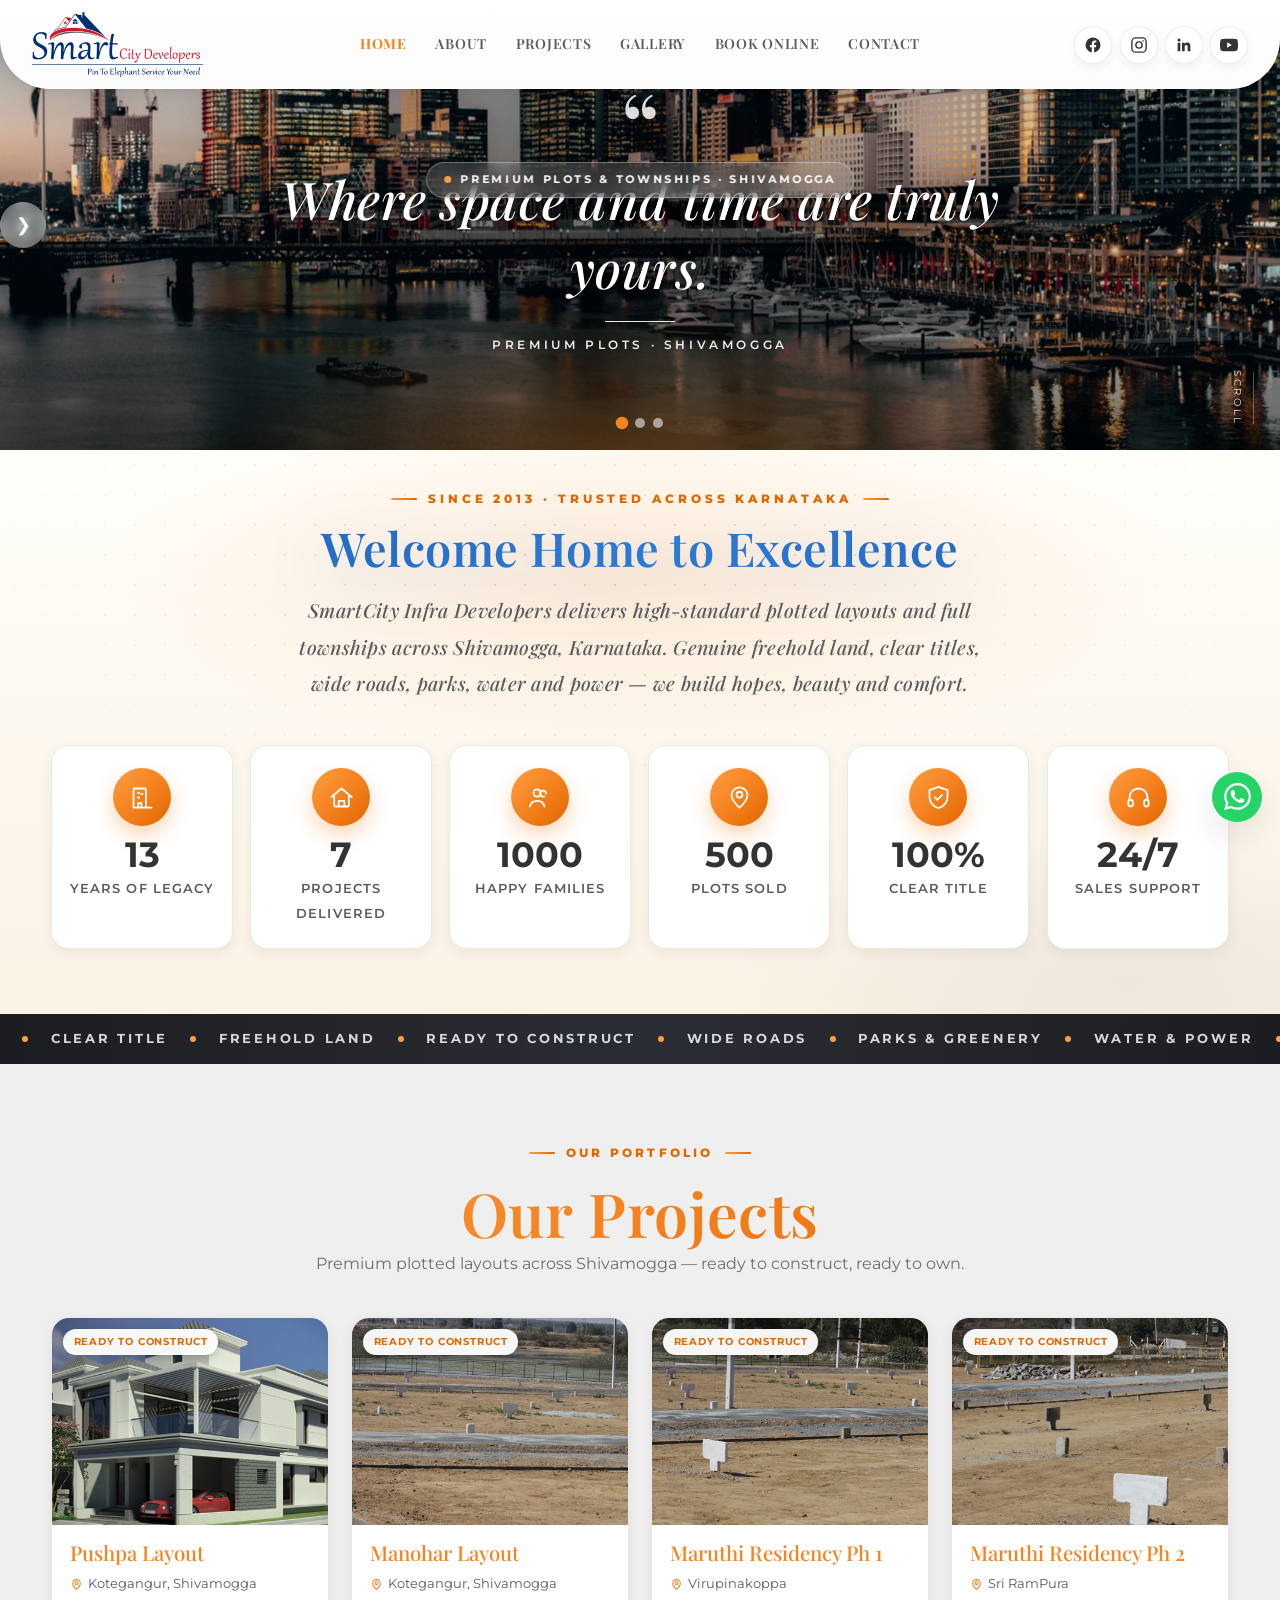
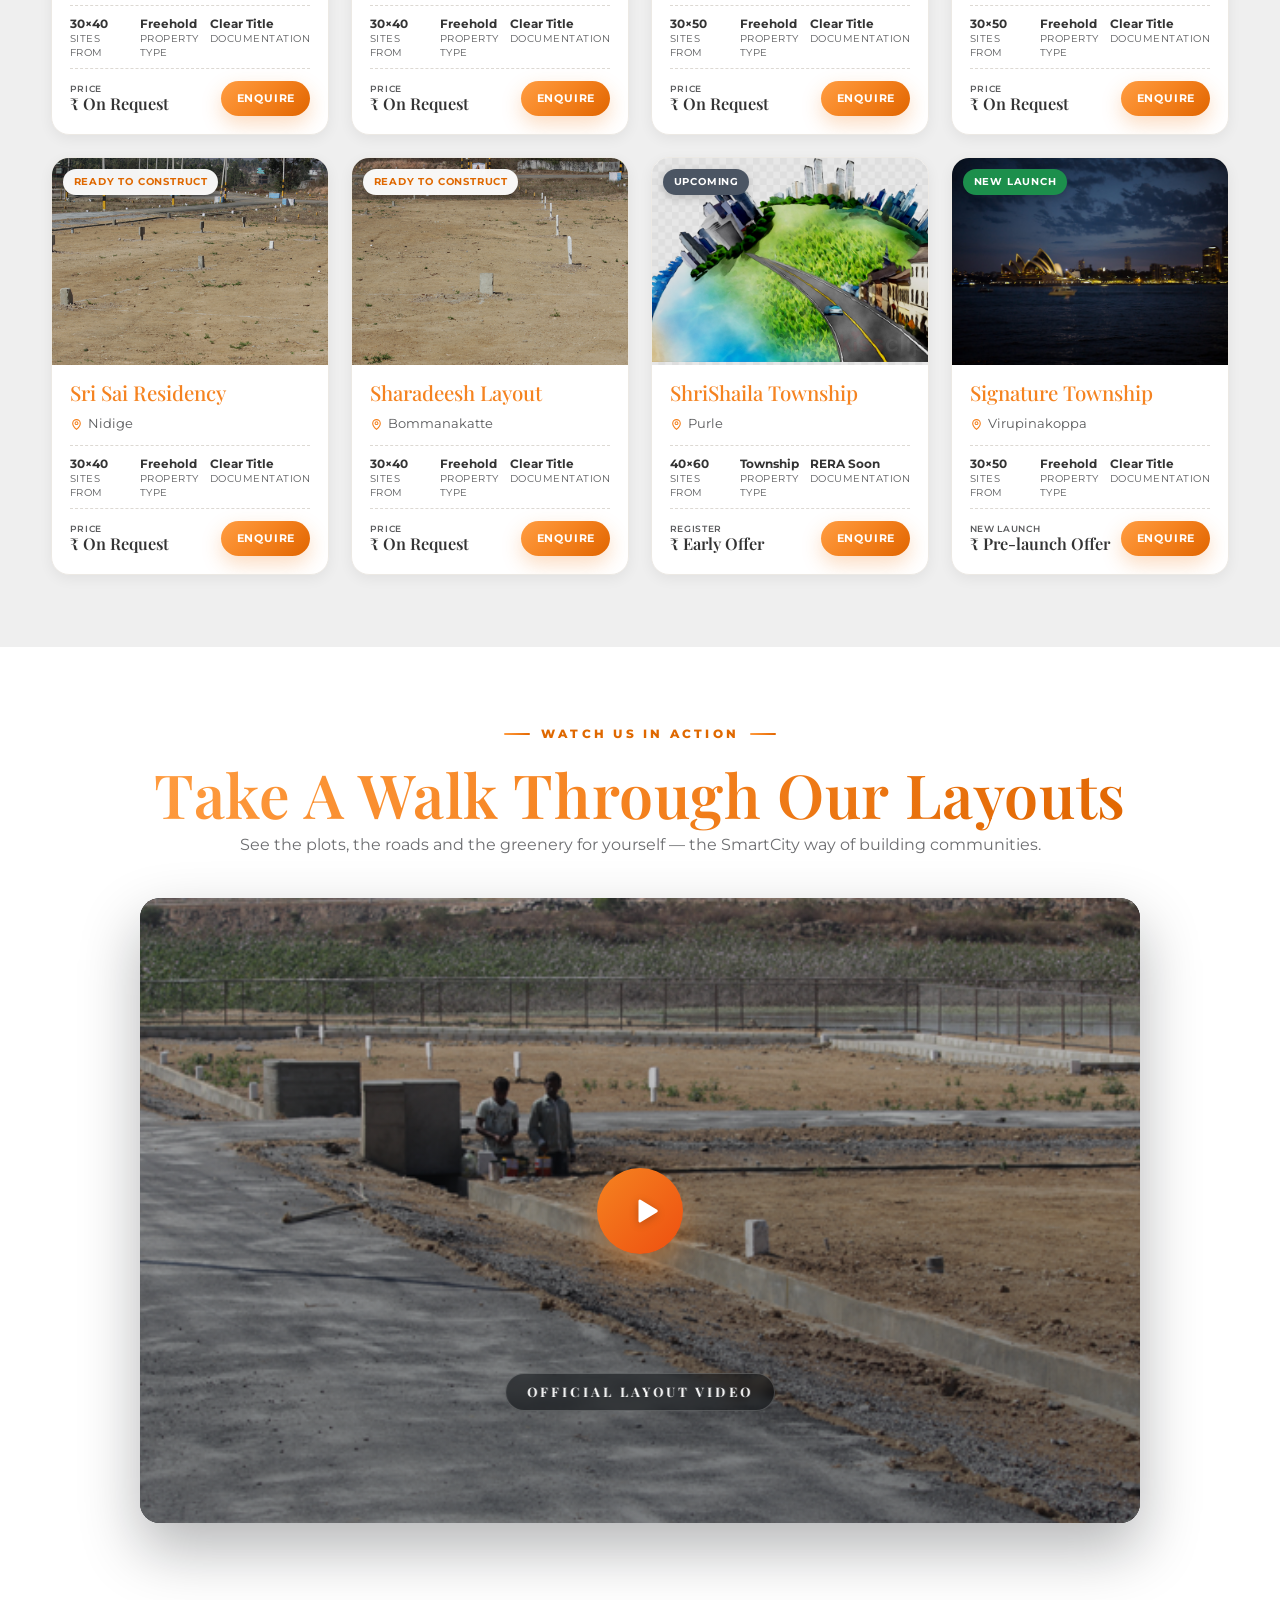
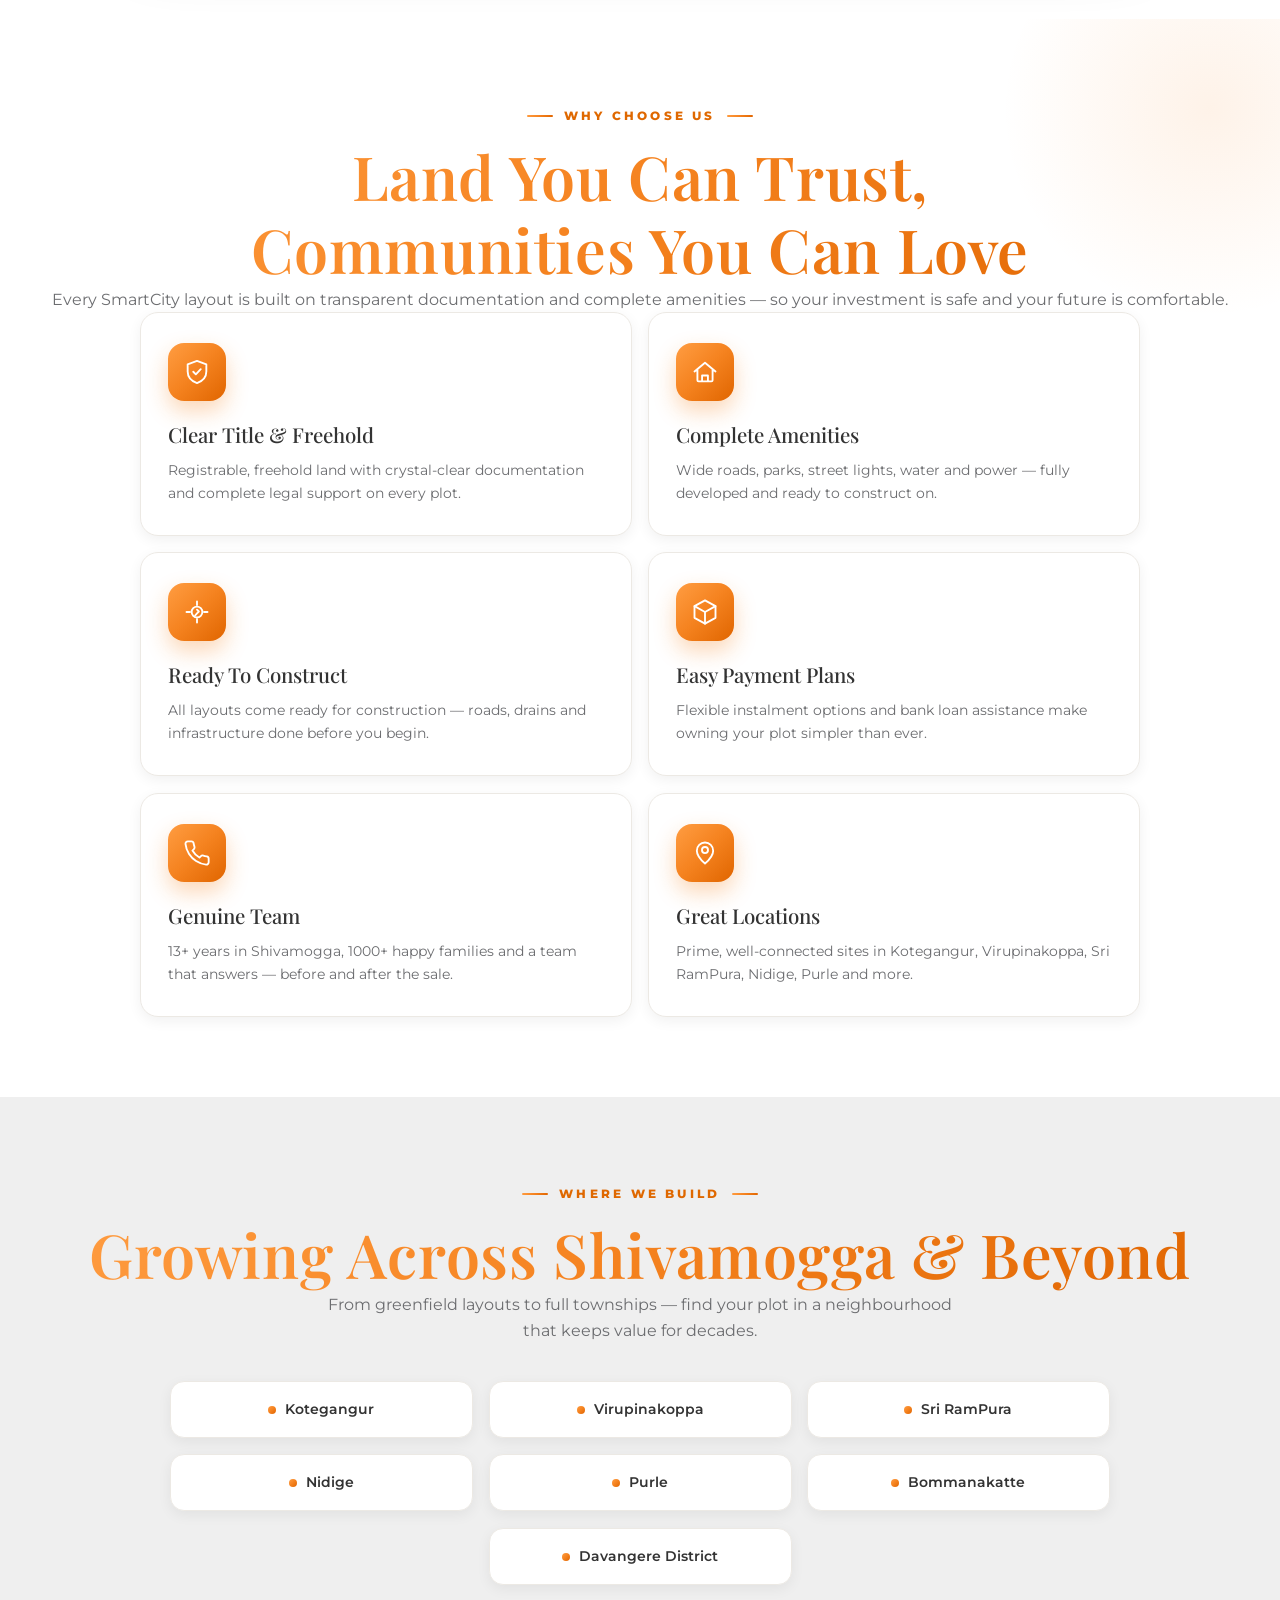
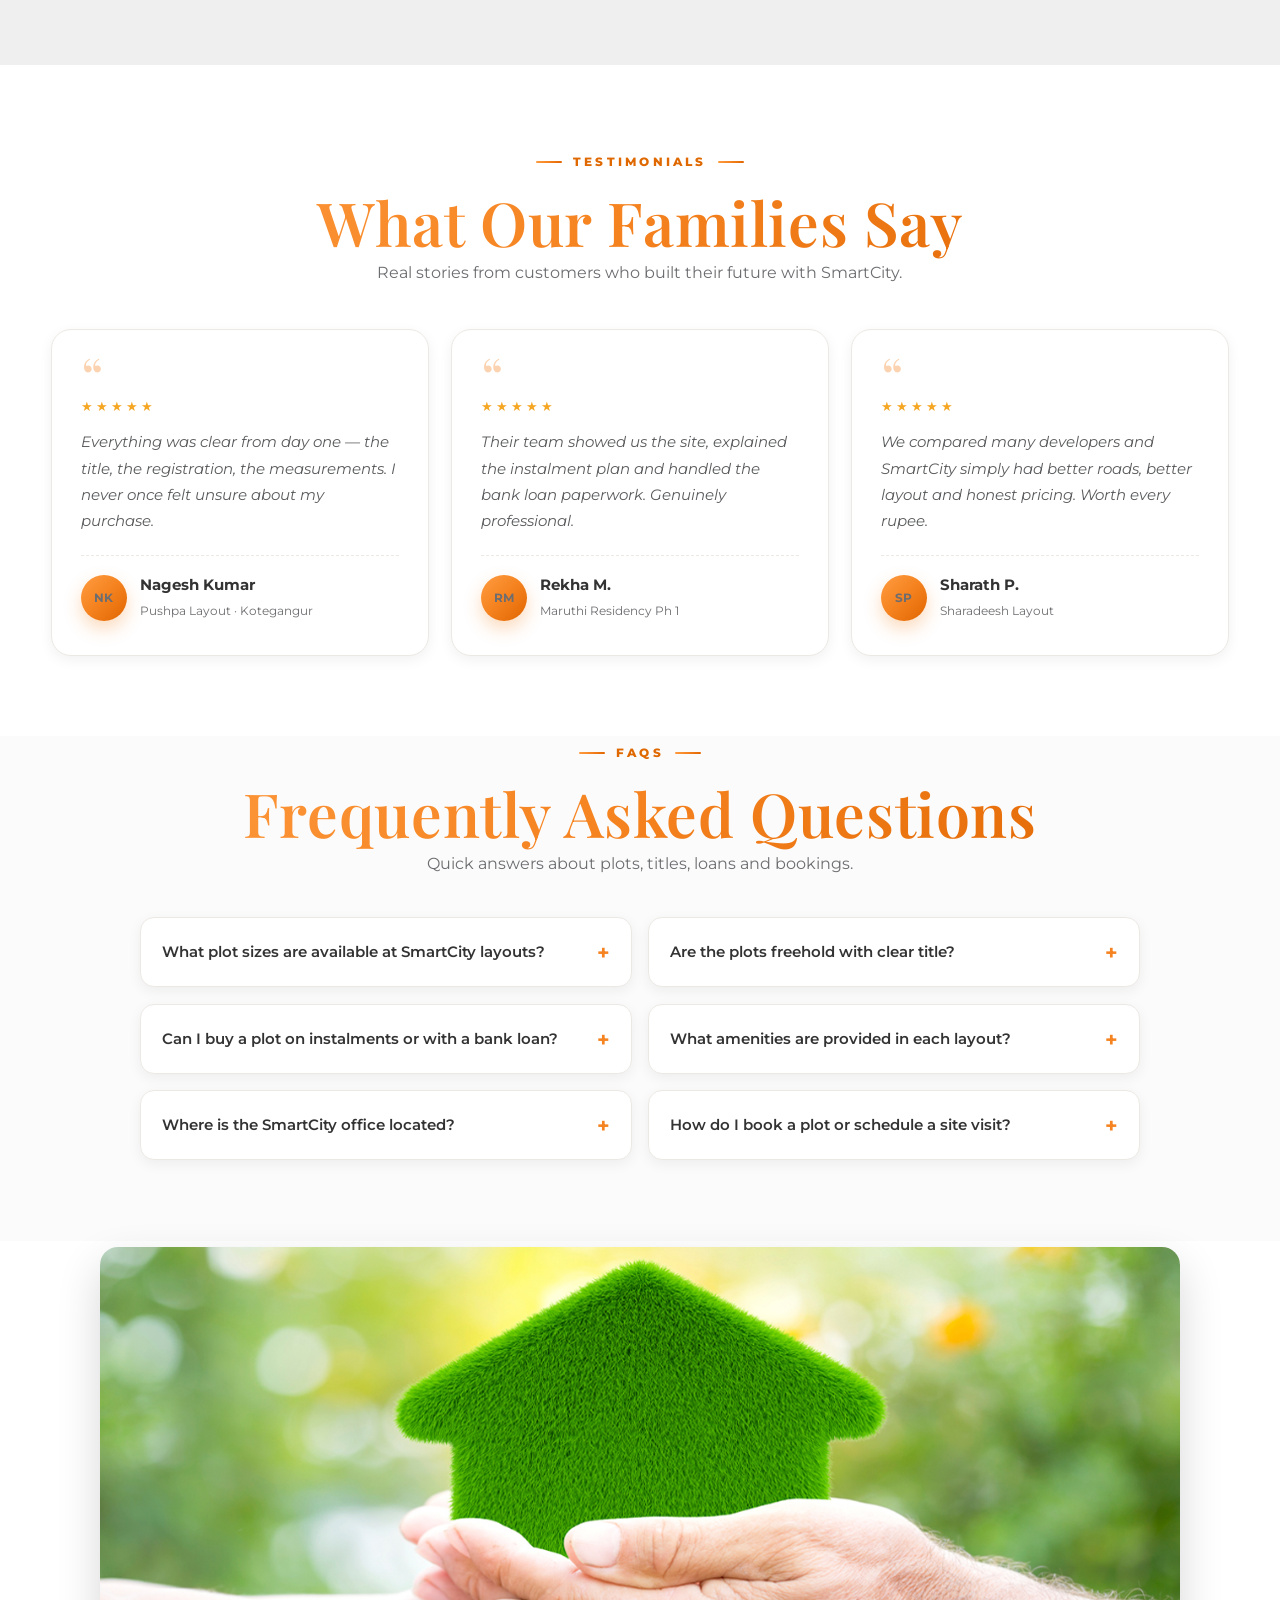
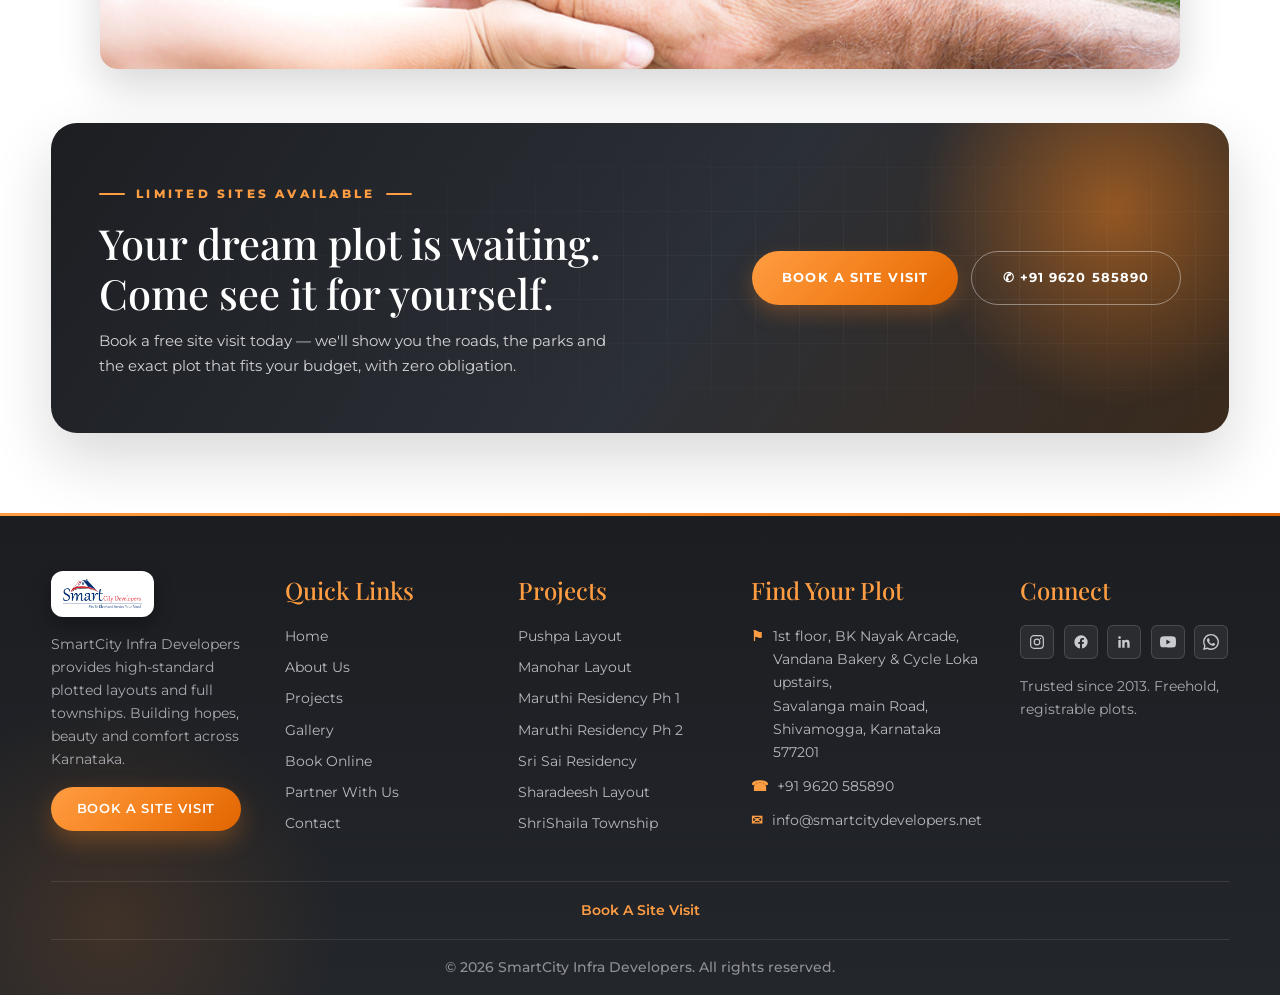
<file: index.html>
<!DOCTYPE html>
<html lang="en">
<head>
<meta charset="utf-8">
<meta name="viewport" content="width=device-width, initial-scale=1, viewport-fit=cover">
<meta name="theme-color" content="#f58320">
<meta name="mobile-web-app-capable" content="yes">
<meta name="apple-mobile-web-app-capable" content="yes">
<meta name="apple-mobile-web-app-status-bar-style" content="default">
<meta name="apple-mobile-web-app-title" content="SmartCity">
<link rel="manifest" href="manifest.json">
  <link rel="apple-touch-startup-image" href="assets/splash/splash-1290x2796.png" media="(device-width: 430px) and (device-height: 932px) and (-webkit-device-pixel-ratio: 3)">
  <link rel="apple-touch-startup-image" href="assets/splash/splash-1179x2556.png" media="(device-width: 393px) and (device-height: 852px) and (-webkit-device-pixel-ratio: 3)">
  <link rel="apple-touch-startup-image" href="assets/splash/splash-1284x2778.png" media="(device-width: 428px) and (device-height: 926px) and (-webkit-device-pixel-ratio: 3)">
  <link rel="apple-touch-startup-image" href="assets/splash/splash-1170x2532.png" media="(device-width: 390px) and (device-height: 844px) and (-webkit-device-pixel-ratio: 3)">
  <link rel="apple-touch-startup-image" href="assets/splash/splash-1125x2436.png" media="(device-width: 375px) and (device-height: 812px) and (-webkit-device-pixel-ratio: 3)">
  <link rel="apple-touch-startup-image" href="assets/splash/splash-1242x2688.png" media="(device-width: 414px) and (device-height: 896px) and (-webkit-device-pixel-ratio: 3)">
  <link rel="apple-touch-startup-image" href="assets/splash/splash-828x1792.png" media="(device-width: 414px) and (device-height: 896px) and (-webkit-device-pixel-ratio: 2)">
  <link rel="apple-touch-startup-image" href="assets/splash/splash-1242x2208.png" media="(device-width: 414px) and (device-height: 736px) and (-webkit-device-pixel-ratio: 3)">
  <link rel="apple-touch-startup-image" href="assets/splash/splash-750x1334.png" media="(device-width: 375px) and (device-height: 667px) and (-webkit-device-pixel-ratio: 2)">
  <link rel="apple-touch-startup-image" href="assets/splash/splash-2048x2732.png" media="(device-width: 1024px) and (device-height: 1366px) and (-webkit-device-pixel-ratio: 2)">
  <link rel="apple-touch-startup-image" href="assets/splash/splash-1668x2388.png" media="(device-width: 834px) and (device-height: 1194px) and (-webkit-device-pixel-ratio: 2)">
<link rel="icon" type="image/png" sizes="192x192" href="assets/icons/icon-192.png">
<link rel="icon" type="image/png" sizes="16x16" href="assets/icons/favicon-16.png">
<link rel="icon" type="image/png" sizes="32x32" href="assets/icons/favicon-32.png">
<link rel="icon" type="image/x-icon" href="favicon.ico">
<link rel="apple-touch-icon" sizes="180x180" href="assets/icons/apple-touch-icon.png">
<title>SmartCity Infra Developers | Premium Plots &amp; Townships — Shivamogga</title>
<meta name="description" content="SmartCity Infra Developers — premium plots, layouts &amp; townships in Shivamogga, Karnataka. Clear titles, freehold land, ready to construct.">
<link rel="canonical" href="https://smartcitydevelopers.net/index.html">
<meta property="og:type" content="website">
<meta property="og:site_name" content="SmartCity Infra Developers">
<meta property="og:locale" content="en_IN">
<meta property="og:url" content="https://smartcitydevelopers.net/index.html">
<meta property="og:title" content="SmartCity Infra Developers | Premium Plots &amp; Townships — Shivamogga">
<meta property="og:description" content="SmartCity Infra Developers — premium plots, layouts &amp; townships in Shivamogga, Karnataka. Clear titles, freehold land, ready to construct.">
<meta property="og:image" content="https://smartcitydevelopers.net/assets/img/hero/kailash-gyawali-A8A6sFI8344-unsplash-scaled.jpg">
<meta property="og:image:width" content="1200">
<meta property="og:image:height" content="630">
<meta name="twitter:card" content="summary_large_image">
<meta name="twitter:title" content="SmartCity Infra Developers | Premium Plots &amp; Townships — Shivamogga">
<meta name="twitter:description" content="SmartCity Infra Developers — premium plots, layouts &amp; townships in Shivamogga, Karnataka. Clear titles, freehold land, ready to construct.">
<meta name="twitter:image" content="https://smartcitydevelopers.net/assets/img/hero/kailash-gyawali-A8A6sFI8344-unsplash-scaled.jpg"><link rel="preconnect" href="https://fonts.googleapis.com">
<link rel="preconnect" href="https://fonts.gstatic.com" crossorigin>
<link href="https://fonts.googleapis.com/css2?family=Montserrat:wght@400;500;600;700;800&family=Bodoni+Moda:opsz,wght@6..96,400;6..96,500;6..96,600&family=Playfair+Display:ital,wght@0,400;0,500;0,600;0,700;1,400;1,500;1,600&display=swap" rel="stylesheet">
<style>
:root{
  --brand:#f58320;--brand-d:#df6800;
  --ink:#5a5b5d;--dark:#333333;
  --bg:#ffffff;--sec:#efefef;--foot:#e3e3e3;
  --wa:#25d366;
  --f-body:'Montserrat',sans-serif;--f-head:'Playfair Display',serif;--f-quote:'Playfair Display',serif;
}
*{margin:0;padding:0;box-sizing:border-box}
html{scroll-behavior:smooth}
body{font-family:var(--f-body);color:var(--ink);background:var(--bg);line-height:1.6;-webkit-tap-highlight-color:transparent}
img{display:block;max-width:100%}
a{text-decoration:none;color:inherit}
ul{list-style:none}
.wrap{width:min(1200px,92%);margin-inline:auto}

/* ---------- header : floating white pill ---------- */
.site-header{position:fixed;top:0;left:0;right:0;z-index:60;display:flex;justify-content:flex-start;padding:0}
.header-inner{position:relative;width:100%;display:flex;align-items:center;justify-content:space-between;gap:1rem;background:#fff;border-radius:0 0 50px 50px;box-shadow:0 0 14px rgba(0,0,0,.10);padding:0 clamp(1rem,2.5vw,2rem);height:74px;transition:height .3s,box-shadow .3s}
.site-header.shrink .header-inner{height:54px;box-shadow:0 2px 10px rgba(0,0,0,.08)}
.brand img{height:54px;width:auto;display:block}
.h-social{display:flex;align-items:center;gap:.45rem;margin-left:1.1rem}
.h-social a{width:32px;height:32px;border-radius:50%;display:grid;place-items:center;background:#f6f6f6;color:var(--ink);border:1px solid #e5e5e5;transition:.25s}
.h-social svg{width:15px;height:15px}
.h-social a:hover{background:var(--brand);color:#fff;border-color:var(--brand);transform:translateY(-2px)}
.nav-main{position:absolute;left:50%;transform:translateX(-50%);display:flex;align-items:center;gap:.2rem}
.nav-main a{padding:.55rem .7rem;font-size:13px;font-weight:500;text-transform:uppercase;letter-spacing:.2px;color:var(--ink);position:relative}
.nav-main a:hover,.nav-main a.on{color:var(--brand);font-weight:700}
.nav-main a::after{content:"";position:absolute;left:.7rem;right:.7rem;bottom:.35rem;height:2px;background:var(--brand);transform:scaleX(0);transition:.25s;transform-origin:left}
.nav-main a:hover::after{transform:scaleX(1)}
.nav-burger{display:none;background:none;border:0;cursor:pointer;width:38px;height:38px;position:relative}
.nav-burger i,.nav-burger i::before,.nav-burger i::after{content:"";position:absolute;left:7px;width:24px;height:3px;border-radius:2px;background:var(--brand);transition:.25s}
.nav-burger i{top:18px}
.nav-burger i::before{top:-8px}
.nav-burger i::after{top:8px}

/* ---------- fullscreen mobile menu ---------- */
.m-menu{position:fixed;inset:0;background:#fff;z-index:80;display:flex;flex-direction:column;justify-content:center;padding:2rem;opacity:0;visibility:hidden;transition:.3s}
.m-menu.open{opacity:1;visibility:visible}
.m-menu .close{position:absolute;top:1.2rem;right:1rem;background:none;border:0;font-size:2rem;color:var(--brand);cursor:pointer;line-height:1}
.m-menu a{font-size:1.4rem;font-weight:700;color:var(--dark);padding:.8rem 0;border-bottom:1px solid #eee;text-transform:uppercase;letter-spacing:.5px}
.m-menu a:hover,.m-menu a.on{color:var(--brand)}
.m-menu .m-foot{margin-top:2rem;font-size:.9rem;color:var(--ink)}
.m-menu .m-foot a{display:inline-block;font-size:.9rem;border:0;padding:0 .6rem 0 0;color:var(--brand);text-transform:none}

/* ---------- hero slider ---------- */
.hero{position:relative;min-height:50vh;min-height:50svh;background:#111;overflow:hidden}
.hero .slide{position:absolute;inset:0;opacity:0;transition:opacity 2.4s ease}
.hero .slide.on{opacity:1}
.hero .slide img{width:100%;height:100%;object-fit:cover;will-change:transform,filter}
.hero .slide.on img{animation:kbC 8.5s cubic-bezier(.25,.55,.35,1) forwards}
.hero .slide.on:nth-child(2) img{animation-name:kbL}
.hero .slide.on:nth-child(3) img{animation-name:kbR}
@keyframes kbC{0%{transform:scale(1.14) translate(0,0);filter:blur(12px)}45%{filter:blur(0)}100%{transform:scale(1.08) translate(0,0);filter:blur(0)}}
@keyframes kbL{0%{transform:scale(1.16) translate(-1.6%,1%);filter:blur(12px)}45%{filter:blur(0)}100%{transform:scale(1.09) translate(-1%,0);filter:blur(0)}}
@keyframes kbR{0%{transform:scale(1.16) translate(1.6%,-1%);filter:blur(12px)}45%{filter:blur(0)}100%{transform:scale(1.09) translate(1%,0);filter:blur(0)}}
.hero .slide .quote{position:absolute;inset:0;z-index:4;display:flex;flex-direction:column;align-items:center;justify-content:center;text-align:center;color:#fff;padding:0 1.6rem;pointer-events:none}
.hero .slide .quote::before{content:"\201C";font-family:var(--f-quote);font-size:clamp(3.6rem,8.5vw,6.1rem);line-height:.6;display:block;color:rgba(255,255,255,.85);margin-bottom:.7rem}
.hero .slide .quote .qm{font-family:var(--f-quote);font-style:italic;font-weight:500;font-size:clamp(1.85rem,4.5vw,3.25rem);line-height:1.32;max-width:840px;letter-spacing:.01em;text-shadow:0 3px 22px rgba(0,0,0,.55),0 1px 4px rgba(0,0,0,.4)}
.hero .slide .quote .ln{height:1px;width:70px;background:rgba(255,255,255,.9);margin:1.15rem auto .85rem;box-shadow:0 1px 6px rgba(0,0,0,.4)}
.hero .slide .quote .by{font-size:12px;letter-spacing:.3em;text-transform:uppercase;font-weight:600;color:rgba(255,255,255,.92);text-shadow:0 1px 8px rgba(0,0,0,.5)}
.hero .slide .quote::before,.hero .slide .quote .qm,.hero .slide .quote .ln,.hero .slide .quote .by{opacity:0}
.hero .slide.on .quote::before{animation:qUp 1s cubic-bezier(.2,.7,.2,1) .15s forwards}
.hero .slide.on .quote .qm{animation:qUp 1s cubic-bezier(.2,.7,.2,1) .3s forwards}
.hero .slide.on .quote .ln{animation:qW .9s ease-out 1.15s forwards}
.hero .slide.on .quote .by{animation:qUp .9s ease-out 1.35s forwards}
@keyframes qUp{0%{opacity:0;transform:translateY(30px)}100%{opacity:1;transform:translateY(0)}}
@keyframes qW{0%{opacity:0;transform:scaleX(0)}100%{opacity:1;transform:scaleX(1)}}
.hero .dim{position:absolute;inset:0;background:radial-gradient(ellipse 62% 58% at 50% 50%,rgba(0,0,0,.38),transparent 72%),linear-gradient(180deg,rgba(0,0,0,.22),transparent 40%,rgba(0,0,0,.28))}
.hero .fx{position:absolute;inset:0;z-index:3;width:100%;height:100%;display:none;pointer-events:none}
.hero .arrows button{position:absolute;top:50%;transform:translateY(-50%);background:rgba(255,255,255,.25);border:0;color:#fff;width:46px;height:46px;border-radius:50%;font-size:1.1rem;cursor:pointer;z-index:5;backdrop-filter:blur(4px);transition:.25s}
.hero .arrows button:hover{background:var(--brand)}
.hero .prev{left:1rem}.hero .next{right:1rem}
.hero .dots{position:absolute;bottom:1.4rem;left:50%;transform:translateX(-50%);display:flex;gap:.5rem;z-index:5}
.hero .dots span{width:10px;height:10px;border-radius:50%;background:rgba(255,255,255,.55);cursor:pointer;transition:.25s}
.hero .dots span.on{background:var(--brand);transform:scale(1.25)}

/* ---------- curve divider ---------- */
.curve{position:relative;z-index:3;margin-top:-34px;line-height:0;background:transparent;pointer-events:none}
.curve svg{width:100%;height:58px;display:block;overflow:visible}

/* ---------- welcome / stats ---------- */
.welcome{padding:2rem 0 4rem;background:var(--bg)}
.welcome .lead{max-width:880px;margin:1.2rem auto 0;text-align:center}
.section-head{text-align:center}
.section-head h1,.section-head h2{font-family:var(--f-head);font-weight:400;color:var(--brand);font-size:clamp(2.4rem,6vw,3.8rem);line-height:1.2}
.section-head p{color:var(--ink);font-size:1.02rem}
.stats{display:grid;grid-template-columns:repeat(6,1fr);gap:1rem;margin-top:2.8rem}
.stat{text-align:center;padding:1.4rem .4rem}
.stat .ic{width:58px;height:58px;margin:0 auto .6rem;border-radius:50%;background:rgba(245,131,32,.10);display:grid;place-items:center;color:var(--brand)}
.stat .ic svg{width:27px;height:27px}
.stat b{display:block;font-family:var(--f-body);font-weight:700;color:var(--dark);font-size:clamp(1.6rem,3vw,2.2rem);line-height:1.1}
.stat span{font-size:12.5px;text-transform:uppercase;letter-spacing:1.1px;color:var(--ink);font-weight:600}

/* ---------- projects | property cards ---------- */
.projects{padding:4.5rem 0;background:var(--sec)}
.projects .section-head{margin-bottom:2.6rem}
.proj-grid{display:grid;grid-template-columns:repeat(4,1fr);gap:22px}
.pcard{background:#fff;border-radius:14px;overflow:hidden;box-shadow:0 8px 22px rgba(0,0,0,.07);transition:.3s;display:flex;flex-direction:column;border:1px solid #ece9e4}
.pcard:hover{transform:translateY(-7px);box-shadow:0 18px 36px rgba(0,0,0,.13)}
.pcard .th{position:relative;aspect-ratio:4/3;overflow:hidden;background:#e7e7e7}
.pcard .th img{width:100%;height:100%;object-fit:cover;transition:.55s}
.pcard:hover .th img{transform:scale(1.07)}
.pcard .tag{position:absolute;top:.7rem;left:.7rem;background:rgba(255,255,255,.95);color:var(--brand-d);font-size:9.5px;font-weight:700;text-transform:uppercase;letter-spacing:.8px;padding:.32rem .65rem;border-radius:99px;box-shadow:0 3px 10px rgba(0,0,0,.18)}
.pcard .tag.up{background:#4b5563;color:#fff}
.pcard .tag.nl{background:#1c8f4c;color:#fff}
.pcard .bd{padding:1rem 1.1rem 1.1rem;display:flex;flex-direction:column;gap:.55rem;flex:1;text-align:left}
.pcard h3{font-family:var(--f-head);font-weight:500;font-size:1.28rem;color:var(--brand);line-height:1.2}
.pcard .loc{display:flex;align-items:center;gap:.35rem;font-size:.8rem;color:var(--ink)}
.pcard .loc svg{width:13px;height:13px;color:var(--brand);flex:0 0 13px}
.pcard .specs{display:grid;grid-template-columns:repeat(3,1fr);gap:.3rem;border-top:1px dashed #ddd9d3;border-bottom:1px dashed #ddd9d3;padding:.55rem 0;margin-top:.1rem}
.pcard .specs span{font-size:9.5px;text-transform:uppercase;letter-spacing:.5px;color:var(--ink);line-height:1.4}
.pcard .specs b{display:block;color:var(--dark);font-weight:700;text-transform:none;font-size:.78rem;letter-spacing:0}
.pcard .foot{display:flex;align-items:center;justify-content:space-between;gap:.4rem;margin-top:.2rem}
.pcard .rate{font-family:var(--f-head);font-size:1.02rem;color:var(--dark);font-weight:600;line-height:1.15}
.pcard .rate small{display:block;font-family:var(--f-body);font-size:9px;color:var(--ink);text-transform:uppercase;letter-spacing:.7px}
.pcard .cta{background:var(--brand);color:#fff;font-size:11px;font-weight:700;text-transform:uppercase;letter-spacing:.8px;padding:.55rem .95rem;border-radius:999px;transition:.25s;white-space:nowrap}
.pcard .cta:hover{background:var(--brand-d)}

/* ---------- footer ---------- */
footer{background:var(--foot)}
.fflex{display:grid;grid-template-columns:1fr 1fr 1fr 1fr 1fr;gap:2.4rem;padding:3.6rem 0 2.4rem}
.fflex h3{font-family:var(--f-head);font-weight:500;font-size:1.5rem;color:var(--brand);margin-bottom:1rem}
.fflex p{font-size:.9rem}
.fflex ul li{margin-bottom:.5rem;font-size:.9rem}
.fflex ul a:hover{color:var(--brand-d)}
.fflex .abi img{height:46px;width:auto;margin-bottom:1rem}
.fflex .con li{display:flex;gap:.55rem;margin-bottom:.7rem;font-size:.9rem}
.fflex .con .ico{color:var(--brand);font-weight:700}
.fflex .con a:hover{color:var(--brand-d)}
.social{display:flex;gap:.6rem;margin-top:1rem}
.social a{width:34px;height:34px;border-radius:6px;display:grid;place-items:center;color:var(--ink);background:#fff;font-size:.9rem;border:1px solid #d4d4d4;transition:.25s}
.social a:hover{color:var(--brand);border-color:var(--brand)}
.social svg{width:16px;height:16px}
.fflex .btn{display:inline-block;margin-top:1rem;background:var(--brand);color:#fff;font-size:12.5px;font-weight:600;text-transform:uppercase;letter-spacing:.8px;padding:.75rem 1.6rem;border-radius:999px;transition:.25s}
.fflex .btn:hover{background:var(--brand-d)}
.fbottom{display:flex;align-items:center;gap:.8rem;flex-wrap:wrap;padding:1.1rem 0;border-top:1px solid #cecece;font-size:.85rem}
.fbottom a{font-weight:600;color:var(--brand-d);display:inline-flex;align-items:center;gap:.8rem}
.fbottom a+a::before{content:"";width:1px;height:14px;background:var(--brand)}
.fcopy{padding:1rem 0;font-size:14px;font-weight:500;color:var(--ink);border-top:1px solid #cecece;display:flex;justify-content:space-between;gap:1rem;flex-wrap:wrap}
.fcopy b{font-weight:800}
/* ---------- responsive ---------- */
@media (max-width:1020px){
  .stats{grid-template-columns:repeat(3,1fr)}
  .proj-grid{grid-template-columns:repeat(2,1fr);gap:16px}
  .fflex{grid-template-columns:1fr 1fr;gap:2rem}
}
@media (max-width:1040px){
  .h-social{display:none}
}
@media (max-width:767px){
  .site-header{top:0}
  .header-inner{height:60px;border-radius:0 0 30px 30px;padding:0 14px}
  .brand img{height:46px}
  .h-social{display:none}
  .nav-main{display:none}
  .nav-burger{display:block}
  .hero{min-height:50svh}
  .hero .arrows button{display:none}
  .hero .dots{bottom:.9rem}
  .curve{margin-top:-16px}
  .curve svg{height:26px}
  .welcome{padding:1.4rem 0 3rem}
  .stats{grid-template-columns:repeat(2,1fr);gap:.6rem}
  .stat{padding:1rem .2rem}
  .proj-grid{grid-template-columns:1fr;gap:16px}
  .fflex{grid-template-columns:1fr}
  .fcopy{flex-direction:column;gap:.4rem}
}
</style>
<link rel="stylesheet" href="assets/css/ux.css?v=17">
  <script type="application/ld+json">
{
    "@context":  "https://schema.org",
    "@graph":  [
                   {
                       "@id":  "https://smartcitydevelopers.net/#business",
                       "url":  "https://smartcitydevelopers.net/index.html",
                       "address":  {
                                       "addressLocality":  "Shivamogga",
                                       "addressRegion":  "Karnataka",
                                       "streetAddress":  "1st floor, BK Nayak Arcade, Vandana Bakery \u0026 Cycle Loka upstairs, Savalanga main Road",
                                       "postalCode":  "577201",
                                       "addressCountry":  "IN",
                                       "@type":  "PostalAddress"
                                   },
                       "@type":  [
                                     "RealEstateAgent",
                                     "LocalBusiness"
                                 ],
                       "name":  "SmartCity Infra Developers",
                       "geo":  {
                                   "longitude":  75.5681,
                                   "@type":  "GeoCoordinates",
                                   "latitude":  13.9299
                               },
                       "openingHoursSpecification":  {
                                                         "opens":  "09:30",
                                                         "closes":  "19:00",
                                                         "@type":  "OpeningHoursSpecification",
                                                         "dayOfWeek":  [
                                                                           "Monday",
                                                                           "Tuesday",
                                                                           "Wednesday",
                                                                           "Thursday",
                                                                           "Friday",
                                                                           "Saturday",
                                                                           "Sunday"
                                                                       ]
                                                     },
                       "description":  "SmartCity Infra Developers provides high-standard plotted layouts, plots and townships across Shivamogga and Karnataka. Clear titles, freehold land, ready to construct.",
                       "telephone":  "+919620585890",
                       "priceRange":  "Inquire",
                       "areaServed":  [
                                          "Kotegangur",
                                          "Virupinakoppa",
                                          "Sri RamPura",
                                          "Nidige",
                                          "Purle",
                                          "Bommanakatte",
                                          "Shivamogga",
                                          "Davangere District"
                                      ],
                       "image":  "https://smartcitydevelopers.net/assets/img/logo.png",
                       "email":  "info@smartcitydevelopers.net"
                   },
                   {
                       "url":  "https://smartcitydevelopers.net/index.html",
                       "name":  "SmartCity Infra Developers",
                       "@id":  "https://smartcitydevelopers.net/#website",
                       "@type":  "WebSite",
                       "inLanguage":  "en-IN"
                   },
                   {
                       "name":  "SmartCity Infra Developers - Plot Projects in Shivamogga",
                       "@id":  "https://smartcitydevelopers.net/#projects",
                       "itemListElement":  [
                                               {
                                                   "position":  1,
                                                   "url":  "https://smartcitydevelopers.net/pushpa.html",
                                                   "name":  "Pushpa Layout",
                                                   "@type":  "ListItem"
                                               },
                                               {
                                                   "position":  2,
                                                   "url":  "https://smartcitydevelopers.net/manohar-layout.html",
                                                   "name":  "Manohar Layout",
                                                   "@type":  "ListItem"
                                               },
                                               {
                                                   "position":  3,
                                                   "url":  "https://smartcitydevelopers.net/maruthi-phase-1.html",
                                                   "name":  "Maruthi Residency Ph 1",
                                                   "@type":  "ListItem"
                                               },
                                               {
                                                   "position":  4,
                                                   "url":  "https://smartcitydevelopers.net/maruthi-phase-2.html",
                                                   "name":  "Maruthi Residency Ph 2",
                                                   "@type":  "ListItem"
                                               },
                                               {
                                                   "position":  5,
                                                   "url":  "https://smartcitydevelopers.net/sri-sai.html",
                                                   "name":  "Sri Sai Residency",
                                                   "@type":  "ListItem"
                                               },
                                               {
                                                   "position":  6,
                                                   "url":  "https://smartcitydevelopers.net/sharadeesh-layout.html",
                                                   "name":  "Sharadeesh Layout",
                                                   "@type":  "ListItem"
                                               },
                                               {
                                                   "position":  7,
                                                   "url":  "https://smartcitydevelopers.net/sri-saila-township.html",
                                                   "name":  "ShriShaila Township",
                                                   "@type":  "ListItem"
                                               }
                                           ],
                       "itemListOrder":  "https://schema.org/ItemListOrderAscending",
                       "@type":  "ItemList",
                       "numberOfItems":  7
                   },
                   {
                       "mainEntity":  [
                                          {
                                              "acceptedAnswer":  {
                                                                     "text":  "We offer plotted sites in 30x40 (1200 sq ft), 30x50 (1500 sq ft) and 40x60 (2400 sq ft) across layouts like Pushpa Layout, Manohar Layout, Maruthi Residency, Sri Sai Residency, Sharadeesh Layout and ShriShaila Township.",
                                                                     "@type":  "Answer"
                                                                 },
                                              "name":  "What plot sizes are available at SmartCity layouts?",
                                              "@type":  "Question"
                                          },
                                          {
                                              "acceptedAnswer":  {
                                                                     "text":  "Yes. Every SmartCity plot is freehold with a crystal-clear title, ready for registration. Our documentation is verified and transparent before any purchase.",
                                                                     "@type":  "Answer"
                                                                 },
                                              "name":  "Are the plots freehold with clear title?",
                                              "@type":  "Question"
                                          },
                                          {
                                              "acceptedAnswer":  {
                                                                     "text":  "Absolutely. We offer flexible instalment options and full support for bank loan assistance on all ready-to-construct layouts.",
                                                                     "@type":  "Answer"
                                                                 },
                                              "name":  "Can I buy a plot on instalments or with a bank loan?",
                                              "@type":  "Question"
                                          },
                                          {
                                              "acceptedAnswer":  {
                                                                     "text":  "Layouts include wide roads, parks and greenery, street lights, water and electricity connections, new gated colony features and are fully ready to construct.",
                                                                     "@type":  "Answer"
                                                                 },
                                              "name":  "What amenities are provided in each layout?",
                                              "@type":  "Question"
                                          },
                                          {
                                              "acceptedAnswer":  {
                                                                     "text":  "We are at 1st floor, BK Nayak Arcade, Vandana Bakery \u0026 Cycle Loka upstairs, Savalanga main Road, Shivamogga, Karnataka 577201. Call +91 9620 585890 to book a site visit.",
                                                                     "@type":  "Answer"
                                                                 },
                                              "name":  "Where is the SmartCity office located?",
                                              "@type":  "Question"
                                          },
                                          {
                                              "acceptedAnswer":  {
                                                                     "text":  "Use the Book Online form on this website or call +91 9620 585890. Site visits are free and our sales team confirms appointments within 24 hours.",
                                                                     "@type":  "Answer"
                                                                 },
                                              "name":  "How do I book a plot or schedule a site visit?",
                                              "@type":  "Question"
                                          }
                                      ],
                       "@id":  "https://smartcitydevelopers.net/#faq",
                       "@type":  "FAQPage"
                   }
               ]
}
</script>
  <link rel="stylesheet" href="assets/css/pwa.css?v=1">
</head>
<body>

<header class="site-header" id="siteHeader">
  <div class="header-inner">
    <a class="brand" href="index.html"><img src="assets/img/logo.png" alt="SmartCity Infra Developers logo"></a>
    <div class="h-social" aria-label="Social media">
      <a href="https://facebook.com" target="_blank" rel="noopener" aria-label="Facebook"><svg viewBox="0 0 24 24" fill="currentColor"><path d="M22 12a10 10 0 1 0-11.56 9.88v-6.99H7.9V12h2.54V9.8c0-2.5 1.49-3.89 3.77-3.89 1.09 0 2.24.2 2.24.2v2.46h-1.26c-1.24 0-1.63.77-1.63 1.56V12h2.78l-.44 2.89h-2.34v6.99A10 10 0 0 0 22 12z"/></svg></a>
      <a href="https://instagram.com" target="_blank" rel="noopener" aria-label="Instagram"><svg viewBox="0 0 24 24" fill="none" stroke="currentColor" stroke-width="1.8"><rect x="2.5" y="2.5" width="19" height="19" rx="5"/><circle cx="12" cy="12" r="4.2"/><circle cx="17.4" cy="6.6" r="1.1" fill="currentColor" stroke="none"/></svg></a>
      <a href="https://linkedin.com" target="_blank" rel="noopener" aria-label="LinkedIn"><svg viewBox="0 0 24 24" fill="currentColor"><path d="M20.45 20.45h-3.55v-5.57c0-1.33-.03-3.04-1.85-3.04-1.86 0-2.14 1.45-2.14 2.94v5.67H9.35V9h3.41v1.56h.05c.48-.9 1.64-1.85 3.37-1.85 3.6 0 4.27 2.37 4.27 5.46v6.28zM5.34 7.43a2.06 2.06 0 1 1 0-4.12 2.06 2.06 0 0 1 0 4.12zM7.12 20.45H3.56V9h3.56v11.45z"/></svg></a>
      <a href="https://youtube.com" target="_blank" rel="noopener" aria-label="YouTube"><svg viewBox="0 0 24 24" fill="currentColor"><path d="M23.5 6.19a3.02 3.02 0 0 0-2.12-2.14C19.51 3.55 12 3.55 12 3.55s-7.51 0-9.38.5A3.02 3.02 0 0 0 .5 6.19C0 8.07 0 12 0 12s0 3.93.5 5.81a3.02 3.02 0 0 0 2.12 2.14c1.87.5 9.38.5 9.38.5s7.51 0 9.38-.5a3.02 3.02 0 0 0 2.12-2.14C24 15.93 24 12 24 12s0-3.93-.5-5.81zM9.55 15.57V8.43L15.82 12l-6.27 3.57z"/></svg></a>
    </div>
    <nav class="nav-main" aria-label="Primary">
      <a href="index.html" class="on">Home</a>
      <a href="about.html">About</a>
      <a href="#projects">Projects</a>
      <a href="gallery.html">Gallery</a>
      <a href="book-online.html">Book Online</a>
      <a href="contact.html">Contact</a>
    </nav>
    <button class="nav-burger" id="burger" aria-label="Menu"><i></i></button>
  </div>
</header>

<div class="m-menu" id="mMenu">
  <button class="close" id="mClose" aria-label="Close">&#215;</button>
  <a href="index.html" class="on">Home</a>
  <a href="about.html">About</a>
  <a href="#projects">Projects</a>
  <a href="gallery.html">Gallery</a>
  <a href="book-online.html">Book Online</a>
  <a href="partner-with-us.html">Partner With Us</a>
  <a href="contact.html">Contact</a>
  <div class="m-foot">
    <a href="tel:+919620585890">+91 9620 585890</a><br>
    <a href="mailto:info@smartcitydevelopers.net">info@smartcitydevelopers.net</a>
  </div>
</div>

<section class="hero" id="hero">
  <span class="hero-badge"><span class="dot"></span> Premium Plots &amp; Townships &middot; Shivamogga</span>
  <div class="slide on">
    <img src="assets/img/hero/kailash-gyawali-A8A6sFI8344-unsplash-scaled.jpg" alt="Greenfield plotted layout">
    <div class="quote">
      <span class="qm">Where space and time are truly yours.</span>
      <span class="ln"></span>
      <span class="by">Premium Plots &middot; Shivamogga</span>
    </div>
  </div>
  <div class="slide">
    <img src="assets/img/hero/kent-tupas-2jfZ2Vj06sk-unsplash-scaled.jpg" alt="Gated township with parks">
    <div class="quote">
      <span class="qm">We build hopes, beauty and comfort.</span>
      <span class="ln"></span>
      <span class="by">SmartCity Infra Developers</span>
    </div>
  </div>
  <div class="slide">
    <img src="assets/img/hero/michael-lee-YhGQiKeSBLQ-unsplash-scaled.jpg" alt="Wide roads among greenery">
    <div class="quote">
      <span class="qm">Your dream home begins with a plot you can trust.</span>
      <span class="ln"></span>
      <span class="by">Clear Title &middot; Freehold &middot; Ready To Construct</span>
    </div>
  </div>
  <div class="dim"></div>
  <div class="glow" aria-hidden="true"></div>
  <canvas class="fx" id="fx" aria-hidden="true"></canvas>
  <div class="dots" id="dots" role="tablist" aria-label="Slides"></div>
  <div class="arrows">
    <button type="button" id="prev" aria-label="Previous">&#10094;</button>
    <button type="button" id="next" aria-label="Next">&#10095;</button>
  </div>
  <a class="hero-scroll" href="#welcome" aria-label="Scroll to content"><span class="track"></span>Scroll</a>
</section>

<section class="welcome" id="welcome">
  <div class="wrap">
    <div class="section-head">
      <span class="eyebrow">Since 2013 &middot; Trusted Across Karnataka</span>
      <h1>Welcome Home to Excellence</h1>
      <p class="lead">SmartCity Infra Developers delivers high-standard plotted layouts and full townships across Shivamogga, Karnataka. Genuine freehold land, clear titles, wide roads, parks, water and power — we build hopes, beauty and comfort.</p>
    </div>
    <div class="stats">
      <div class="stat"><div class="ic"><svg viewBox="0 0 24 24" fill="none" stroke="currentColor" stroke-width="1.6" stroke-linecap="round" stroke-linejoin="round"><path d="M4 21V5a1 1 0 0 1 1-1h9a1 1 0 0 1 1 1v16M4 21h16M8 21v-4h3v4M8 8h1M8 12h1M11 9h1"/></svg></div><b class="cnum" data-count="13">0</b><span>Years Of Legacy</span></div>
      <div class="stat"><div class="ic"><svg viewBox="0 0 24 24" fill="none" stroke="currentColor" stroke-width="1.6" stroke-linecap="round" stroke-linejoin="round"><path d="M3 11.5 12 4l9 7.5M5.5 10v9a1 1 0 0 0 1 1h11a1 1 0 0 0 1-1v-9M9.5 20v-5h5v5"/></svg></div><b class="cnum" data-count="7">0</b><span>Projects Delivered</span></div>
      <div class="stat"><div class="ic"><svg viewBox="0 0 24 24" fill="none" stroke="currentColor" stroke-width="1.6" stroke-linecap="round" stroke-linejoin="round"><circle cx="9" cy="8" r="3.2"/><path d="M2.5 20c.8-3.4 3.4-5 6.5-5s5.7 1.6 6.5 5M17 8.5a2.7 2.7 0 1 0-1.6 2.5"/></svg></div><b class="cnum" data-count="1000">0</b><span>Happy Families</span></div>
      <div class="stat"><div class="ic"><svg viewBox="0 0 24 24" fill="none" stroke="currentColor" stroke-width="1.6" stroke-linecap="round" stroke-linejoin="round"><path d="M12 21s7-6.1 7-11a7 7 0 1 0-14 0c0 4.9 7 11 7 11z"/><circle cx="12" cy="9.5" r="2.6"/></svg></div><b class="cnum" data-count="500">0</b><span>Plots Sold</span></div>
      <div class="stat"><div class="ic"><svg viewBox="0 0 24 24" fill="none" stroke="currentColor" stroke-width="1.6" stroke-linecap="round" stroke-linejoin="round"><path d="M12 2.5 20 5.5v6c0 4.6-3.2 8.2-8 10-4.8-1.8-8-5.4-8-10v-6z"/><path d="m8.8 11.8 2.2 2.2 4.2-4.4"/></svg></div><b class="cnum" data-count="100" data-suffix="%">0</b><span>Clear Title</span></div>
      <div class="stat"><div class="ic"><svg viewBox="0 0 24 24" fill="none" stroke="currentColor" stroke-width="1.6" stroke-linecap="round" stroke-linejoin="round"><path d="M4 14v-2a8 8 0 0 1 16 0v2"/><rect x="3" y="14" width="4" height="6" rx="2"/><rect x="17" y="14" width="4" height="6" rx="2"/></svg></div><b>24/7</b><span>Sales Support</span></div>
    </div>
  </div>
</section>

<section class="ux-marquee" aria-hidden="true">
  <div class="row">
    <span><i></i> Clear Title <i></i> Freehold Land <i></i> Ready To Construct <i></i> Wide Roads <i></i> Parks &amp; Greenery <i></i> Water &amp; Power <i></i> New Gated Colony <i></i> Bank Loan Assistance <i></i></span>
    <span><i></i> Clear Title <i></i> Freehold Land <i></i> Ready To Construct <i></i> Wide Roads <i></i> Parks &amp; Greenery <i></i> Water &amp; Power <i></i> New Gated Colony <i></i> Bank Loan Assistance <i></i></span>
  </div>
</section>

<section class="projects" id="projects">
  <div class="wrap">
    <div class="section-head">
      <span class="eyebrow">Our Portfolio</span>
      <h2>Our Projects</h2>
      <p>Premium plotted layouts across Shivamogga — ready to construct, ready to own.</p>
    </div>
    <div class="proj-grid">
      <a class="pcard" href="pushpa.html"><div class="th"><img src="assets/img/smartcitydeveloper1.png" alt="Pushpa Layout"><span class="tag">Ready To Construct</span></div><div class="bd"><h3>Pushpa Layout</h3><p class="loc"><svg viewBox="0 0 24 24" fill="none" stroke="currentColor" stroke-width="2" stroke-linecap="round" stroke-linejoin="round"><path d="M12 21s7-6.1 7-11a7 7 0 1 0-14 0c0 4.9 7 11 7 11z"/><circle cx="12" cy="9.5" r="2.6"/></svg>Kotegangur, Shivamogga</p><div class="specs"><span><b>30&times;40</b>Sites From</span><span><b>Freehold</b>Property Type</span><span><b>Clear Title</b>Documentation</span></div><div class="foot"><span class="rate"><small>Price</small>&#8377; On Request</span><span class="cta">Enquire</span></div></div></a>
      <a class="pcard" href="manohar-layout.html"><div class="th"><img src="assets/img/smartcitydeveloper2.png" alt="Manohar Layout"><span class="tag">Ready To Construct</span></div><div class="bd"><h3>Manohar Layout</h3><p class="loc"><svg viewBox="0 0 24 24" fill="none" stroke="currentColor" stroke-width="2" stroke-linecap="round" stroke-linejoin="round"><path d="M12 21s7-6.1 7-11a7 7 0 1 0-14 0c0 4.9 7 11 7 11z"/><circle cx="12" cy="9.5" r="2.6"/></svg>Kotegangur, Shivamogga</p><div class="specs"><span><b>30&times;40</b>Sites From</span><span><b>Freehold</b>Property Type</span><span><b>Clear Title</b>Documentation</span></div><div class="foot"><span class="rate"><small>Price</small>&#8377; On Request</span><span class="cta">Enquire</span></div></div></a>
      <a class="pcard" href="maruthi-phase-1.html"><div class="th"><img src="assets/img/smartcitydeveloper3.png" alt="Maruthi Residency Phase 1"><span class="tag">Ready To Construct</span></div><div class="bd"><h3>Maruthi Residency Ph 1</h3><p class="loc"><svg viewBox="0 0 24 24" fill="none" stroke="currentColor" stroke-width="2" stroke-linecap="round" stroke-linejoin="round"><path d="M12 21s7-6.1 7-11a7 7 0 1 0-14 0c0 4.9 7 11 7 11z"/><circle cx="12" cy="9.5" r="2.6"/></svg>Virupinakoppa</p><div class="specs"><span><b>30&times;50</b>Sites From</span><span><b>Freehold</b>Property Type</span><span><b>Clear Title</b>Documentation</span></div><div class="foot"><span class="rate"><small>Price</small>&#8377; On Request</span><span class="cta">Enquire</span></div></div></a>
      <a class="pcard" href="maruthi-phase-2.html"><div class="th"><img src="assets/img/smartcitydeveloper4.png" alt="Maruthi Residency Phase 2"><span class="tag">Ready To Construct</span></div><div class="bd"><h3>Maruthi Residency Ph 2</h3><p class="loc"><svg viewBox="0 0 24 24" fill="none" stroke="currentColor" stroke-width="2" stroke-linecap="round" stroke-linejoin="round"><path d="M12 21s7-6.1 7-11a7 7 0 1 0-14 0c0 4.9 7 11 7 11z"/><circle cx="12" cy="9.5" r="2.6"/></svg>Sri RamPura</p><div class="specs"><span><b>30&times;50</b>Sites From</span><span><b>Freehold</b>Property Type</span><span><b>Clear Title</b>Documentation</span></div><div class="foot"><span class="rate"><small>Price</small>&#8377; On Request</span><span class="cta">Enquire</span></div></div></a>
      <a class="pcard" href="sri-sai.html"><div class="th"><img src="assets/img/smartcitydeveloper5.png" alt="Sri Sai Residency"><span class="tag">Ready To Construct</span></div><div class="bd"><h3>Sri Sai Residency</h3><p class="loc"><svg viewBox="0 0 24 24" fill="none" stroke="currentColor" stroke-width="2" stroke-linecap="round" stroke-linejoin="round"><path d="M12 21s7-6.1 7-11a7 7 0 1 0-14 0c0 4.9 7 11 7 11z"/><circle cx="12" cy="9.5" r="2.6"/></svg>Nidige</p><div class="specs"><span><b>30&times;40</b>Sites From</span><span><b>Freehold</b>Property Type</span><span><b>Clear Title</b>Documentation</span></div><div class="foot"><span class="rate"><small>Price</small>&#8377; On Request</span><span class="cta">Enquire</span></div></div></a>
      <a class="pcard" href="sharadeesh-layout.html"><div class="th"><img src="assets/img/smartcitydeveloper6.png" alt="Sharadeesh Layout"><span class="tag">Ready To Construct</span></div><div class="bd"><h3>Sharadeesh Layout</h3><p class="loc"><svg viewBox="0 0 24 24" fill="none" stroke="currentColor" stroke-width="2" stroke-linecap="round" stroke-linejoin="round"><path d="M12 21s7-6.1 7-11a7 7 0 1 0-14 0c0 4.9 7 11 7 11z"/><circle cx="12" cy="9.5" r="2.6"/></svg>Bommanakatte</p><div class="specs"><span><b>30&times;40</b>Sites From</span><span><b>Freehold</b>Property Type</span><span><b>Clear Title</b>Documentation</span></div><div class="foot"><span class="rate"><small>Price</small>&#8377; On Request</span><span class="cta">Enquire</span></div></div></a>
      <a class="pcard" href="sri-saila-township.html"><div class="th"><img src="assets/img/smartcitydeveloper7.png" alt="ShriShaila Township"><span class="tag up">Upcoming</span></div><div class="bd"><h3>ShriShaila Township</h3><p class="loc"><svg viewBox="0 0 24 24" fill="none" stroke="currentColor" stroke-width="2" stroke-linecap="round" stroke-linejoin="round"><path d="M12 21s7-6.1 7-11a7 7 0 1 0-14 0c0 4.9 7 11 7 11z"/><circle cx="12" cy="9.5" r="2.6"/></svg>Purle</p><div class="specs"><span><b>40&times;60</b>Sites From</span><span><b>Township</b>Property Type</span><span><b>RERA Soon</b>Documentation</span></div><div class="foot"><span class="rate"><small>Register</small>&#8377; Early Offer</span><span class="cta">Enquire</span></div></div></a>
      <a class="pcard" href="contact.html"><div class="th"><img src="assets/img/hero/michael-lee-YhGQiKeSBLQ-unsplash-scaled.jpg" alt="Signature Township"><span class="tag nl">New Launch</span></div><div class="bd"><h3>Signature Township</h3><p class="loc"><svg viewBox="0 0 24 24" fill="none" stroke="currentColor" stroke-width="2" stroke-linecap="round" stroke-linejoin="round"><path d="M12 21s7-6.1 7-11a7 7 0 1 0-14 0c0 4.9 7 11 7 11z"/><circle cx="12" cy="9.5" r="2.6"/></svg>Virupinakoppa</p><div class="specs"><span><b>30&times;50</b>Sites From</span><span><b>Freehold</b>Property Type</span><span><b>Clear Title</b>Documentation</span></div><div class="foot"><span class="rate"><small>New Launch</small>&#8377; Pre-launch Offer</span><span class="cta">Enquire</span></div></div></a>
	</div>
  </div>
</section>

<section class="ux-video">
  <div class="wrap" style="max-width:1000px">
    <div class="section-head">
      <span class="eyebrow">Watch Us In Action</span>
      <h2>Take A Walk Through Our Layouts</h2>
      <p>See the plots, the roads and the greenery for yourself — the SmartCity way of building communities.</p>
    </div>
    <div class="ux-vwrap">
      <button class="ux-vplay" type="button" id="uxVplay" aria-label="Play township video">
        <svg viewBox="0 0 24 24" fill="currentColor"><path d="M8 5.3v13.4a.9.9 0 0 0 1.38.77l11-6.7a.9.9 0 0 0 0-1.54l-11-6.7A.9.9 0 0 0 8 5.3z" transform="translate(1 0)"/></svg>
      </button>
      <div class="ux-vbg"><img src="assets/img/smartcitydeveloper8.png" alt="Aerial view of a SmartCity plotted layout" loading="lazy"></div>
      <span class="ux-vtag">Official Layout Video</span>
    </div>
  </div>
</section>

<section class="ux-features">
  <div class="wrap">
    <div class="section-head">
      <span class="eyebrow">Why Choose Us</span>
      <h2>Land You Can Trust,<br>Communities You Can Love</h2>
      <p>Every SmartCity layout is built on transparent documentation and complete amenities — so your investment is safe and your future is comfortable.</p>
    </div>
    <div class="ux-fgrid">
      <div class="ux-feat">
        <div class="ic"><svg viewBox="0 0 24 24" fill="none" stroke="currentColor" stroke-width="1.6" stroke-linecap="round" stroke-linejoin="round"><path d="M12 2.5 20 5.5v6c0 4.6-3.2 8.2-8 10-4.8-1.8-8-5.4-8-10v-6z"/><path d="m8.8 11.8 2.2 2.2 4.2-4.4"/></svg></div>
        <b>Clear Title &amp; Freehold</b>
        <p>Registrable, freehold land with crystal-clear documentation and complete legal support on every plot.</p>
      </div>
      <div class="ux-feat">
        <div class="ic"><svg viewBox="0 0 24 24" fill="none" stroke="currentColor" stroke-width="1.6" stroke-linecap="round" stroke-linejoin="round"><path d="M3 11.5 12 4l9 7.5M5.5 10v9a1 1 0 0 0 1 1h11a1 1 0 0 0 1-1v-9M9.5 20v-5h5v5"/></svg></div>
        <b>Complete Amenities</b>
        <p>Wide roads, parks, street lights, water and power — fully developed and ready to construct on.</p>
      </div>
      <div class="ux-feat">
        <div class="ic"><svg viewBox="0 0 24 24" fill="none" stroke="currentColor" stroke-width="1.6" stroke-linecap="round" stroke-linejoin="round"><path d="M12 3v3M3 12h3M12 21v-3M21 12h-3"/><circle cx="12" cy="12" r="4.6"/><path d="m12 10 1.6 1.6L12 13.2 10.4 15"/></svg></div>
        <b>Ready To Construct</b>
        <p>All layouts come ready for construction — roads, drains and infrastructure done before you begin.</p>
      </div>
      <div class="ux-feat">
        <div class="ic"><svg viewBox="0 0 24 24" fill="none" stroke="currentColor" stroke-width="1.6" stroke-linecap="round" stroke-linejoin="round"><path d="M12 2 3 7v10l9 5 9-5V7z"/><path d="m12 12 9-5M12 22V12M3 7l9 5"/></svg></div>
        <b>Easy Payment Plans</b>
        <p>Flexible instalment options and bank loan assistance make owning your plot simpler than ever.</p>
      </div>
      <div class="ux-feat">
        <div class="ic"><svg viewBox="0 0 24 24" fill="none" stroke="currentColor" stroke-width="1.6" stroke-linecap="round" stroke-linejoin="round"><path d="M22 16.92v3a2 2 0 0 1-2.18 2 19.79 19.79 0 0 1-8.63-3.07 19.5 19.5 0 0 1-6-6 19.79 19.79 0 0 1-3.07-8.67A2 2 0 0 1 4.11 2h3a2 2 0 0 1 2 1.72c.13.96.36 1.9.7 2.81a2 2 0 0 1-.45 2.11L8.09 9.91a16 16 0 0 0 6 6l1.27-1.27a2 2 0 0 1 2.11-.45c.91.34 1.85.57 2.81.7A2 2 0 0 1 22 16.92z"/></svg></div>
        <b>Genuine Team</b>
        <p>13+ years in Shivamogga, 1000+ happy families and a team that answers — before and after the sale.</p>
      </div>
      <div class="ux-feat">
        <div class="ic"><svg viewBox="0 0 24 24" fill="none" stroke="currentColor" stroke-width="1.6" stroke-linecap="round" stroke-linejoin="round"><path d="M12 21s7-6.1 7-11a7 7 0 1 0-14 0c0 4.9 7 11 7 11z"/><circle cx="12" cy="9.5" r="2.6"/></svg></div>
        <b>Great Locations</b>
        <p>Prime, well-connected sites in Kotegangur, Virupinakoppa, Sri RamPura, Nidige, Purle and more.</p>
      </div>
    </div>
  </div>
</section>

<section class="ux-areas">
  <div class="wrap">
    <div class="section-head">
      <span class="eyebrow">Where We Build</span>
      <h2>Growing Across Shivamogga &amp; Beyond</h2>
      <p>From greenfield layouts to full townships — find your plot in a neighbourhood that keeps value for decades.</p>
    </div>
    <div class="chips">
      <span>Kotegangur</span><span>Virupinakoppa</span><span>Sri RamPura</span><span>Nidige</span><span>Purle</span><span>Bommanakatte</span><span>Davangere District</span>
    </div>
  </div>
</section>

<section class="ux-testi">
  <div class="wrap">
    <div class="section-head">
      <span class="eyebrow">Testimonials</span>
      <h2>What Our Families Say</h2>
      <p>Real stories from customers who built their future with SmartCity.</p>
    </div>
    <div class="ux-tgrid">
      <div class="ux-quote">
        <div class="mark">&ldquo;</div>
        <div class="stars">&#9733;&#9733;&#9733;&#9733;&#9733;</div>
        <p>Everything was clear from day one — the title, the registration, the measurements. I never once felt unsure about my purchase.</p>
        <div class="who"><span class="av">NK</span><div><b>Nagesh Kumar</b><span>Pushpa Layout &middot; Kotegangur</span></div></div>
      </div>
      <div class="ux-quote">
        <div class="mark">&ldquo;</div>
        <div class="stars">&#9733;&#9733;&#9733;&#9733;&#9733;</div>
        <p>Their team showed us the site, explained the instalment plan and handled the bank loan paperwork. Genuinely professional.</p>
        <div class="who"><span class="av">RM</span><div><b>Rekha M.</b><span>Maruthi Residency Ph 1</span></div></div>
      </div>
      <div class="ux-quote">
        <div class="mark">&ldquo;</div>
        <div class="stars">&#9733;&#9733;&#9733;&#9733;&#9733;</div>
        <p>We compared many developers and SmartCity simply had better roads, better layout and honest pricing. Worth every rupee.</p>
        <div class="who"><span class="av">SP</span><div><b>Sharath P.</b><span>Sharadeesh Layout</span></div></div>
      </div>
    </div>
  </div>
</section>

<section class="ux-faq">
  <div class="wrap">
    <div class="section-head">
      <span class="eyebrow">FAQs</span>
      <h2>Frequently Asked Questions</h2>
      <p>Quick answers about plots, titles, loans and bookings.</p>
    </div>
    <div class="ux-fgrid">
      <details class="ux-fq">
        <summary>What plot sizes are available at SmartCity layouts?</summary>
        <p>We offer plotted sites in 30x40 (1200 sq ft), 30x50 (1500 sq ft) and 40x60 (2400 sq ft) across layouts like Pushpa Layout, Manohar Layout, Maruthi Residency, Sri Sai Residency, Sharadeesh Layout and ShriShaila Township.</p>
      </details>
      <details class="ux-fq">
        <summary>Are the plots freehold with clear title?</summary>
        <p>Yes. Every SmartCity plot is freehold with a crystal-clear title, ready for registration. Our documentation is verified and transparent before any purchase.</p>
      </details>
      <details class="ux-fq">
        <summary>Can I buy a plot on instalments or with a bank loan?</summary>
        <p>Absolutely. We offer flexible instalment options and full support for bank loan assistance on all ready-to-construct layouts.</p>
      </details>
      <details class="ux-fq">
        <summary>What amenities are provided in each layout?</summary>
        <p>Layouts include wide roads, parks and greenery, street lights, water and electricity connections, and are fully ready to construct.</p>
      </details>
      <details class="ux-fq">
        <summary>Where is the SmartCity office located?</summary>
        <p>We are at 1st floor, BK Nayak Arcade, Vandana Bakery &amp; Cycle Loka upstairs, Savalanga main Road, Shivamogga, Karnataka 577201. Call +91 9620 585890 to book a site visit.</p>
      </details>
      <details class="ux-fq">
        <summary>How do I book a plot or schedule a site visit?</summary>
        <p>Use the Book Online form on this website or call +91 9620 585890. Site visits are free and our sales team confirms appointments within 24 hours.</p>
      </details>
    </div>
  </div>
</section>

<section class="ban">
  <div class="wrap">
    <img src="assets/img/hero/banner1-2.jpg" alt="SmartCity planned community banner">
  </div>
</section>

<section class="ux-cta">
  <div class="wrap">
    <div class="panel">
      <div class="txt">
        <span class="eyebrow">Limited Sites Available</span>
        <h3>Your dream plot is waiting.<br>Come see it for yourself.</h3>
        <p>Book a free site visit today — we'll show you the roads, the parks and the exact plot that fits your budget, with zero obligation.</p>
      </div>
      <div class="acts">
        <a class="btn" href="book-online.html">Book A Site Visit</a>
        <a class="btn ghost" href="tel:+919620585890">&#9990; +91 9620 585890</a>
      </div>
    </div>
  </div>
</section>

<footer id="contact">
  <div class="wrap">
    <div class="fflex">
      <div class="abi">
        <img src="assets/img/logo.png" alt="SmartCity Infra Developers">
        <p>SmartCity Infra Developers provides high-standard plotted layouts and full townships. Building hopes, beauty and comfort across Karnataka.</p>
        <a class="btn" href="contact.html">Book A Site Visit</a>
      </div>
      <div>
        <h3>Quick Links</h3>
        <ul>
          <li><a href="index.html">Home</a></li>
          <li><a href="about.html">About Us</a></li>
          <li><a href="#projects">Projects</a></li>
          <li><a href="gallery.html">Gallery</a></li>
          <li><a href="book-online.html">Book Online</a></li>
          <li><a href="partner-with-us.html">Partner With Us</a></li>
          <li><a href="contact.html">Contact</a></li>
        </ul>
      </div>
      <div>
        <h3>Projects</h3>
        <ul>
          <li><a href="pushpa.html">Pushpa Layout</a></li>
          <li><a href="manohar-layout.html">Manohar Layout</a></li>
          <li><a href="maruthi-phase-1.html">Maruthi Residency Ph 1</a></li>
          <li><a href="maruthi-phase-2.html">Maruthi Residency Ph 2</a></li>
          <li><a href="sri-sai.html">Sri Sai Residency</a></li>
          <li><a href="sharadeesh-layout.html">Sharadeesh Layout</a></li>
          <li><a href="sri-saila-township.html">ShriShaila Township</a></li>
        </ul>
      </div>
      <div>
        <h3>Find Your Plot</h3>
        <ul class="con">
          <li><span class="ico">&#9873;</span><span>1st floor, BK Nayak Arcade,<br>Vandana Bakery &amp; Cycle Loka upstairs,<br>Savalanga main Road,<br>Shivamogga, Karnataka 577201</span></li>
          <li><span class="ico">&#9742;</span><a href="tel:+919620585890">+91 9620 585890</a></li>
          <li><span class="ico">&#9993;</span><a href="mailto:info@smartcitydevelopers.net">info@smartcitydevelopers.net</a></li>
        </ul>
      </div>
      <div>
        <h3>Connect</h3>
        <div class="social">
          <a href="https://instagram.com" target="_blank" rel="noopener" aria-label="Instagram"><svg viewBox="0 0 24 24" fill="none" stroke="currentColor" stroke-width="1.8"><rect x="2.5" y="2.5" width="19" height="19" rx="5"/><circle cx="12" cy="12" r="4.2"/><circle cx="17.4" cy="6.6" r="1.1" fill="currentColor" stroke="none"/></svg></a>
          <a href="https://facebook.com" target="_blank" rel="noopener" aria-label="Facebook"><svg viewBox="0 0 24 24" fill="currentColor"><path d="M22 12a10 10 0 1 0-11.56 9.88v-6.99H7.9V12h2.54V9.8c0-2.5 1.49-3.89 3.77-3.89 1.09 0 2.24.2 2.24.2v2.46h-1.26c-1.24 0-1.63.77-1.63 1.56V12h2.78l-.44 2.89h-2.34v6.99A10 10 0 0 0 22 12z"/></svg></a>
          <a href="https://linkedin.com" target="_blank" rel="noopener" aria-label="LinkedIn"><svg viewBox="0 0 24 24" fill="currentColor"><path d="M20.45 20.45h-3.55v-5.57c0-1.33-.03-3.04-1.85-3.04-1.86 0-2.14 1.45-2.14 2.94v5.67H9.35V9h3.41v1.56h.05c.48-.9 1.64-1.85 3.37-1.85 3.6 0 4.27 2.37 4.27 5.46v6.28zM5.34 7.43a2.06 2.06 0 1 1 0-4.12 2.06 2.06 0 0 1 0 4.12zM7.12 20.45H3.56V9h3.56v11.45z"/></svg></a>
          <a href="https://youtube.com" target="_blank" rel="noopener" aria-label="YouTube"><svg viewBox="0 0 24 24" fill="currentColor"><path d="M23.5 6.19a3.02 3.02 0 0 0-2.12-2.14C19.51 3.55 12 3.55 12 3.55s-7.51 0-9.38.5A3.02 3.02 0 0 0 .5 6.19C0 8.07 0 12 0 12s0 3.93.5 5.81a3.02 3.02 0 0 0 2.12 2.14c1.87.5 9.38.5 9.38.5s7.51 0 9.38-.5a3.02 3.02 0 0 0 2.12-2.14C24 15.93 24 12 24 12s0-3.93-.5-5.81zM9.55 15.57V8.43L15.82 12l-6.27 3.57z"/></svg></a>
          <a href="https://wa.me/919620585890" target="_blank" rel="noopener" aria-label="WhatsApp"><svg viewBox="0 0 24 24" fill="currentColor"><path d="M17.47 14.38c-.3-.15-1.76-.87-2.03-.97-.27-.1-.47-.15-.67.15-.2.3-.77.97-.95 1.17-.17.2-.35.22-.65.07-.3-.15-1.26-.46-2.4-1.48-.89-.79-1.49-1.77-1.66-2.07-.17-.3-.02-.46.13-.61.13-.13.3-.35.45-.52.15-.17.2-.3.3-.5.1-.2.05-.37-.02-.52-.08-.15-.67-1.62-.92-2.22-.24-.58-.49-.5-.67-.51h-.57c-.2 0-.52.07-.8.37-.27.3-1.04 1.02-1.04 2.5 0 1.47 1.07 2.9 1.22 3.1.15.2 2.1 3.2 5.1 4.49.71.3 1.27.49 1.7.63.72.23 1.37.2 1.88.12.58-.09 1.76-.72 2.01-1.41.25-.7.25-1.29.17-1.41-.07-.13-.27-.2-.57-.35zM12.05 21.79h-.01a9.87 9.87 0 0 1-5.03-1.38l-.36-.21-3.74.98 1-3.65-.24-.37a9.86 9.86 0 1 1 8.38 4.63zm8.42-18.3A11.82 11.82 0 0 0 12.04 0C5.5 0 .16 5.34.16 11.92c0 2.1.55 4.15 1.6 5.96L.05 24l6.27-1.64a11.9 11.9 0 0 0 5.72 1.46h.01c6.54 0 11.87-5.34 11.87-11.92 0-3.18-1.24-6.17-3.4-8.41z"/></svg></a>
        </div>
        <p style="margin-top:1rem;font-size:.9rem">Trusted since 2013. Freehold, registrable plots.</p>
      </div>
    </div>
    <div class="fbottom">
      <a href="tel:+919620585890">Book A Site Visit</a>
    </div>
    <div class="fcopy">
      <span>&copy; 2026 SmartCity Infra Developers. All rights reserved.</span>
    </div>
  </div>
</footer>

<script>
(function () {
  var slides = document.querySelectorAll(".hero .slide");
  var dotsWrap = document.getElementById("dots");
  var idx = 0, timer = null;

  var heroBox = document.getElementById("hero");
  var fx = document.getElementById("fx"), fxCtx = fx ? fx.getContext("2d") : null;
  var fxBusy = false, fxRaf = null, skipFX = false;
  try { skipFX = window.matchMedia && window.matchMedia("(prefers-reduced-motion: reduce)").matches; } catch (e) {}
  function cancelFX() {
    fxBusy = false;
    if (fxRaf) { cancelAnimationFrame(fxRaf); fxRaf = null; }
    if (fx) fx.style.display = "none";
  }
  function easeO(t) { return 1 - Math.pow(1 - t, 3); }
  function easeBack(t) { var c1 = 1.70158, c3 = c1 + 1, x = t - 1; return 1 + c3 * Math.pow(x, 3) + c1 * Math.pow(x, 2); }
  function snapTo(slide) {
    var img = slide.querySelector("img");
    if (!img || !img.naturalWidth) return null;
    var cw = heroBox.clientWidth, ch = heroBox.clientHeight, nw = img.naturalWidth, nh = img.naturalHeight;
    var c = document.createElement("canvas");
    c.width = cw; c.height = ch;
    var s = Math.max(cw / nw, ch / nh);
    c.getContext("2d", { willReadFrequently: true }).drawImage(img, (cw - nw * s) / 2, (ch - nh * s) / 2, nw * s, nh * s);
    return c;
  }
  function readPts(cv, sp) {
    var g = cv.getContext("2d"), d = g.getImageData(0, 0, cv.width, cv.height).data, pts = [], i;
    for (var y = 0; y < cv.height; y += sp) for (var x = 0; x < cv.width; x += sp) {
      i = (y * cv.width + x) * 4;
      if (d[i + 3] > 80) pts.push({ gx: x, gy: y, sx: Math.random() * 2 - 1, sy: Math.random() * 2 - 1, c: "rgba(" + d[i] + "," + d[i + 1] + "," + d[i + 2] + ",.96)" });
    }
    return pts;
  }

  var lastFX = null;

  function paintPts(pts, sp, k, mode) {
    var blow = sp * 2.3, r = sp * 0.5, p;
    for (var i = 0; i < pts.length; i++) {
      p = pts[i];
      if (mode === 0) { fxCtx.beginPath(); fxCtx.arc(p.gx + p.sx * blow * k, p.gy + p.sy * blow * k + sp * 0.7 * k, r, 0, 6.2832); }
      else { fxCtx.beginPath(); fxCtx.arc(p.gx + p.sx * blow * (1 - k), p.gy + p.sy * blow * (1 - k), r, 0, 6.2832); }
      fxCtx.fillStyle = p.c; fxCtx.fill();
    }
  }
  function fadeOut(t0, t1, t2, t3, cw, ch, fin, now) {
    var f = Math.min((now - t1 - t2) / t3, 1);
    fxCtx.globalAlpha = 1 - f;
    fxCtx.fillStyle = "#0d0d0d";
    fxCtx.fillRect(0, 0, cw, ch);
    fxCtx.globalAlpha = 1;
    if (f < 1) { fxRaf = requestAnimationFrame(function (n) { return fadeOut(t0, t1, t2, t3, cw, ch, fin, n); }); return; }
    fin();
  }

  function fxParticles(A, B, cw, ch, sp, fin) {
    var pA = readPts(A, sp), pB = B ? readPts(B, sp) : [];
    var t0 = performance.now(), t1 = 900, t2 = 1500, t3 = 420;
    function frame(now) {
      var el = now - t0;
      if (el < t1) { fxCtx.fillStyle = "#0d0d0d"; fxCtx.fillRect(0, 0, cw, ch); paintPts(pA, sp, easeO(el / t1), 0); fxRaf = requestAnimationFrame(frame); }
      else if (el < t1 + t2) { fxCtx.fillStyle = "#0d0d0d"; fxCtx.fillRect(0, 0, cw, ch); paintPts(pB, sp, easeBack((el - t1) / t2), 1); fxRaf = requestAnimationFrame(frame); }
      else { fadeOut(t0, t1, t2, t3, cw, ch, fin, now); }
    }
    fxRaf = requestAnimationFrame(frame);
  }

  function fxPixelGrid(A, B, cw, ch, sp, fin) {
    var pA = readPts(A, sp), pB = B ? readPts(B, sp) : [];
    var t0 = performance.now(), t1 = 1000, t2 = 1500, t3 = 400;
    function sq(pts, k, conv) {
      var blow = sp * 2.6, s = sp * 0.9, p, u, z, x, y;
      for (var i = 0; i < pts.length; i++) {
        p = pts[i]; u = conv ? easeBack(k) : easeO(k);
        x = conv ? (p.gx + p.sx * blow * (1 - u)) : (p.gx + p.sx * blow * u);
        y = conv ? (p.gy + p.sy * blow * (1 - u)) : (p.gy + p.sy * blow * u);
        z = Math.max(2, s * (conv ? u : (1 - u)));
        fxCtx.fillStyle = p.c; fxCtx.fillRect(x - z / 2, y - z / 2, z, z);
      }
    }
    function frame(now) {
      var el = now - t0;
      if (el < t1) { fxCtx.fillStyle = "#0d0d0d"; fxCtx.fillRect(0, 0, cw, ch); sq(pA, el / t1, false); fxRaf = requestAnimationFrame(frame); }
      else if (el < t1 + t2) { fxCtx.fillStyle = "#0d0d0d"; fxCtx.fillRect(0, 0, cw, ch); sq(pB, (el - t1) / t2, true); fxRaf = requestAnimationFrame(frame); }
      else { fadeOut(t0, t1, t2, t3, cw, ch, fin, now); }
    }
    fxRaf = requestAnimationFrame(frame);
  }

  function fxStripes(A, B, cw, ch, sp, fin) {
    var bands = 14, bh = ch / bands, t0 = performance.now(), t1 = 800, t2 = 1200, t3 = 360;
    function draw(cv, k, inDir) {
      var u = easeO(k), off = (inDir ? (1 - u) : u) * ch * 0.7, o, my, by, dir;
      for (var i = 0; i <= bands; i++) {
        dir = (i % 2 === 0) ? 1 : -1; o = off * dir; by = i * bh; my = by + o;
        if (my + bh < 0 || my > ch) continue;
        fxCtx.drawImage(cv, 0, by, cw, bh, 0, my, cw, bh);
      }
    }
    function frame(now) {
      var el = now - t0;
      if (el < t1) { fxCtx.fillStyle = "#0d0d0d"; fxCtx.fillRect(0, 0, cw, ch); draw(A, el / t1, false); fxRaf = requestAnimationFrame(frame); }
      else if (el < t1 + t2) { fxCtx.fillStyle = "#0d0d0d"; fxCtx.fillRect(0, 0, cw, ch); draw(B || A, (el - t1) / t2, true); fxRaf = requestAnimationFrame(frame); }
      else { fadeOut(t0, t1, t2, t3, cw, ch, fin, now); }
    }
    fxRaf = requestAnimationFrame(frame);
  }

  function fxVertical(A, B, cw, ch, sp, fin) {
    var cols = 18, cw2 = cw / cols, t0 = performance.now(), t1 = 800, t2 = 1200, t3 = 360;
    function draw(cv, k, inDir) {
      var u = easeO(k), off = (inDir ? (1 - u) : u) * cw2 * 4, o, mx, bx, dir;
      for (var i = 0; i <= cols; i++) {
        dir = (i % 2 === 0) ? 1 : -1; o = off * dir; bx = i * cw2; mx = bx + o;
        if (mx + cw2 < 0 || mx > cw) continue;
        fxCtx.drawImage(cv, bx, 0, cw2, ch, mx, 0, cw2, ch);
      }
    }
    function frame(now) {
      var el = now - t0;
      if (el < t1) { fxCtx.fillStyle = "#0d0d0d"; fxCtx.fillRect(0, 0, cw, ch); draw(A, el / t1, false); fxRaf = requestAnimationFrame(frame); }
      else if (el < t1 + t2) { fxCtx.fillStyle = "#0d0d0d"; fxCtx.fillRect(0, 0, cw, ch); draw(B || A, (el - t1) / t2, true); fxRaf = requestAnimationFrame(frame); }
      else { fadeOut(t0, t1, t2, t3, cw, ch, fin, now); }
    }
    fxRaf = requestAnimationFrame(frame);
  }

  function fxLaser(A, B, cw, ch, sp, fin) {
    var t0 = performance.now(), T = 1450;
    function frame(now) {
      var p = Math.min((now - t0) / T, 1), u = easeO(p), sy = u * ch;
      fxCtx.drawImage(A, 0, 0, cw, ch);
      if (B && sy > 0) {
        fxCtx.save();
        fxCtx.beginPath(); fxCtx.rect(0, 0, cw, sy); fxCtx.clip();
        fxCtx.drawImage(B, 0, 0, cw, ch);
        fxCtx.restore();
      }
      if (p < 1) {
        var grad = fxCtx.createLinearGradient(0, sy - 26, 0, sy + 26);
        grad.addColorStop(0, "rgba(255,255,255,0)");
        grad.addColorStop(.5, "rgba(255,255,255,.9)");
        grad.addColorStop(1, "rgba(255,255,255,0)");
        fxCtx.fillStyle = grad; fxCtx.fillRect(0, sy - 26, cw, 52);
        fxRaf = requestAnimationFrame(frame);
      } else { fin(); }
    }
    fxRaf = requestAnimationFrame(frame);
  }

  function runFX(out, inn) {
    if (skipFX || !fx || !fxCtx || fxBusy) return;
    var cw = heroBox.clientWidth, ch = heroBox.clientHeight;
    if (cw < 40 || ch < 40) return;
    var A = snapTo(out);
    if (!A) return;
    var B = snapTo(inn);
    fxBusy = true;
    fx.width = cw; fx.height = ch;
    fx.style.display = "block";
    var sp = Math.max(6, Math.round(Math.sqrt((cw * ch) / 7600)));
    var pool = [fxParticles, fxPixelGrid, fxStripes, fxVertical, fxLaser];
    var picked = pool[Math.floor(Math.random() * pool.length)];
    if (picked === lastFX) {
      var alt = [];
      pool.forEach(function (fn) { if (fn !== lastFX) alt.push(fn); });
      picked = alt[Math.floor(Math.random() * alt.length)];
    }
    lastFX = picked;
    picked(A, B, cw, ch, sp, function () { fxBusy = false; fx.style.display = "none"; });
  }

  if (dotsWrap) {
    for (var i = 0; i < slides.length; i++) {
      var d = document.createElement("span");
      d.addEventListener("click", (function (n) { return function () { go(n, true); }; })(i));
      dotsWrap.appendChild(d);
    }
  }
  function paint() {
    slides.forEach(function (s, i) { s.classList.toggle("on", i === idx); });
    var ds = dotsWrap.querySelectorAll("span");
    ds.forEach(function (d, i) { d.classList.toggle("on", i === idx); });
  }
  function go(n, reset) {
    var out = slides[idx];
    idx = (n + slides.length) % slides.length;
    paint();
    if (out && out !== slides[idx]) runFX(out, slides[idx]); else cancelFX();
    if (reset) start();
  }
  function start() { if (timer) clearInterval(timer); timer = setInterval(function () { go(idx + 1); }, 9000); }
  var prev = document.getElementById("prev"), next = document.getElementById("next");
  if (prev) prev.addEventListener("click", function () { go(idx - 1, true); });
  if (next) next.addEventListener("click", function () { go(idx + 1, true); });

  var tx0 = 0, ty0 = 0;
  if (heroBox) {
    heroBox.addEventListener("touchstart", function (e) { tx0 = e.touches[0].clientX; ty0 = e.touches[0].clientY; }, { passive: true });
    heroBox.addEventListener("touchend", function (e) {
      var dx = e.changedTouches[0].clientX - tx0;
      var dy = e.changedTouches[0].clientY - ty0;
      if (Math.abs(dx) > 60 && Math.abs(dx) > Math.abs(dy)) { go(dx < 0 ? idx + 1 : idx - 1, true); }
    }, { passive: true });
  }
  paint(); start();

  var header = document.getElementById("siteHeader");
  window.addEventListener("scroll", function () {
    header.classList.toggle("shrink", window.scrollY > 50);
  }, { passive: true });

  var burger = document.getElementById("burger"), menu = document.getElementById("mMenu");
  function openMenu() { menu.classList.add("open"); document.body.style.overflow = "hidden"; }
  function closeMenu() { menu.classList.remove("open"); document.body.style.overflow = ""; }
  burger.addEventListener("click", openMenu);
  document.getElementById("mClose").addEventListener("click", closeMenu);
  menu.addEventListener("click", function (e) { if (e.target.tagName === "A") closeMenu(); });

  var counters = document.querySelectorAll(".cnum");
  if ("IntersectionObserver" in window) {
    var io = new IntersectionObserver(function (entries) {
      entries.forEach(function (en) {
        if (!en.isIntersecting) return;
        io.unobserve(en.target);
        anim(en.target);
      });
    }, { threshold: 0.4 });
    counters.forEach(function (c) { io.observe(c); });
  } else {
    counters.forEach(anim);
  }
  function anim(el) {
    var target = parseInt(el.getAttribute("data-count"), 10);
    var suffix = el.getAttribute("data-suffix") || "";
    var t0 = null;
    function step(t) {
      if (!t0) t0 = t;
      var p = Math.min((t - t0) / 2000, 1);
      var eased = 1 - Math.pow(1 - p, 3);
      el.textContent = Math.round(eased * target) + suffix;
      if (p < 1) requestAnimationFrame(step);
    }
    requestAnimationFrame(step);
  }

  if ("serviceWorker" in navigator && (location.protocol === "https:" || location.hostname === "localhost" || location.hostname === "127.0.0.1")) {
    window.addEventListener("load", function () { navigator.serviceWorker.register("sw.js").catch(function () {}); });
  }
})();
</script>
<script src="assets/js/ux.js?v=5" defer></script>
<nav class="m-nav" aria-label="Mobile navigation">
  <a href="index.html" class="on"><svg viewBox="0 0 24 24" fill="none" stroke="currentColor" stroke-width="1.7" stroke-linecap="round" stroke-linejoin="round" aria-hidden="true"><path d="M3 11.5 12 4l9 7.5M5.5 10v9a1 1 0 0 0 1 1h11a1 1 0 0 0 1-1v-9"/></svg><span>Home</span></a>
  <a href="about.html"><svg viewBox="0 0 24 24" fill="none" stroke="currentColor" stroke-width="1.7" stroke-linecap="round" stroke-linejoin="round" aria-hidden="true"><circle cx="12" cy="12" r="9"/><path d="M12 11.5V16"/><circle cx="12" cy="8" r="1" fill="currentColor" stroke="none"/></svg><span>About</span></a>
  <a href="index.html#projects"><svg viewBox="0 0 24 24" fill="none" stroke="currentColor" stroke-width="1.7" stroke-linecap="round" stroke-linejoin="round" aria-hidden="true"><path d="M4 21V5a1 1 0 0 1 1-1h9a1 1 0 0 1 1 1v16M4 21h16M8 21v-4h3v4"/><path d="M8 8h1M8 12h1M11 9h1"/></svg><span>Projects</span></a>
  <a href="gallery.html"><svg viewBox="0 0 24 24" fill="none" stroke="currentColor" stroke-width="1.7" stroke-linecap="round" stroke-linejoin="round" aria-hidden="true"><rect x="3" y="4.5" width="18" height="15" rx="2.5"/><circle cx="9" cy="10" r="2"/><path d="m4 17.5 4.5-4 3.5 3 4-4 4 3.5"/></svg><span>Gallery</span></a>
  <a href="book-online.html"><svg viewBox="0 0 24 24" fill="none" stroke="currentColor" stroke-width="1.7" stroke-linecap="round" stroke-linejoin="round" aria-hidden="true"><rect x="3" y="4.5" width="18" height="16" rx="2.5"/><path d="M8 2.8v3M16 2.8v3M3 9.5h18"/></svg><span>Book</span></a>
  <a href="contact.html"><svg viewBox="0 0 24 24" fill="none" stroke="currentColor" stroke-width="1.7" stroke-linecap="round" stroke-linejoin="round" aria-hidden="true"><path d="M6.5 3.5h2.4a1.5 1.5 0 0 1 1.5 1.3c.09.7.27 1.4.55 2.1a1.5 1.5 0 0 1-.34 1.58L9.5 10a12.5 12.5 0 0 0 4.5 4.5l1.5-1.1a1.5 1.5 0 0 1 1.58-.34c.7.28 1.4.46 2.1.55a1.5 1.5 0 0 1 1.3 1.5v2.4a1.5 1.5 0 0 1-1.63 1.5A17.5 17.5 0 0 1 4 5.13 1.5 1.5 0 0 1 6.5 3.5z"/></svg><span>Contact</span></a>
</nav>
  <script src="assets/js/pwa.js?v=1" defer></script>
</body>
</html>
</file>
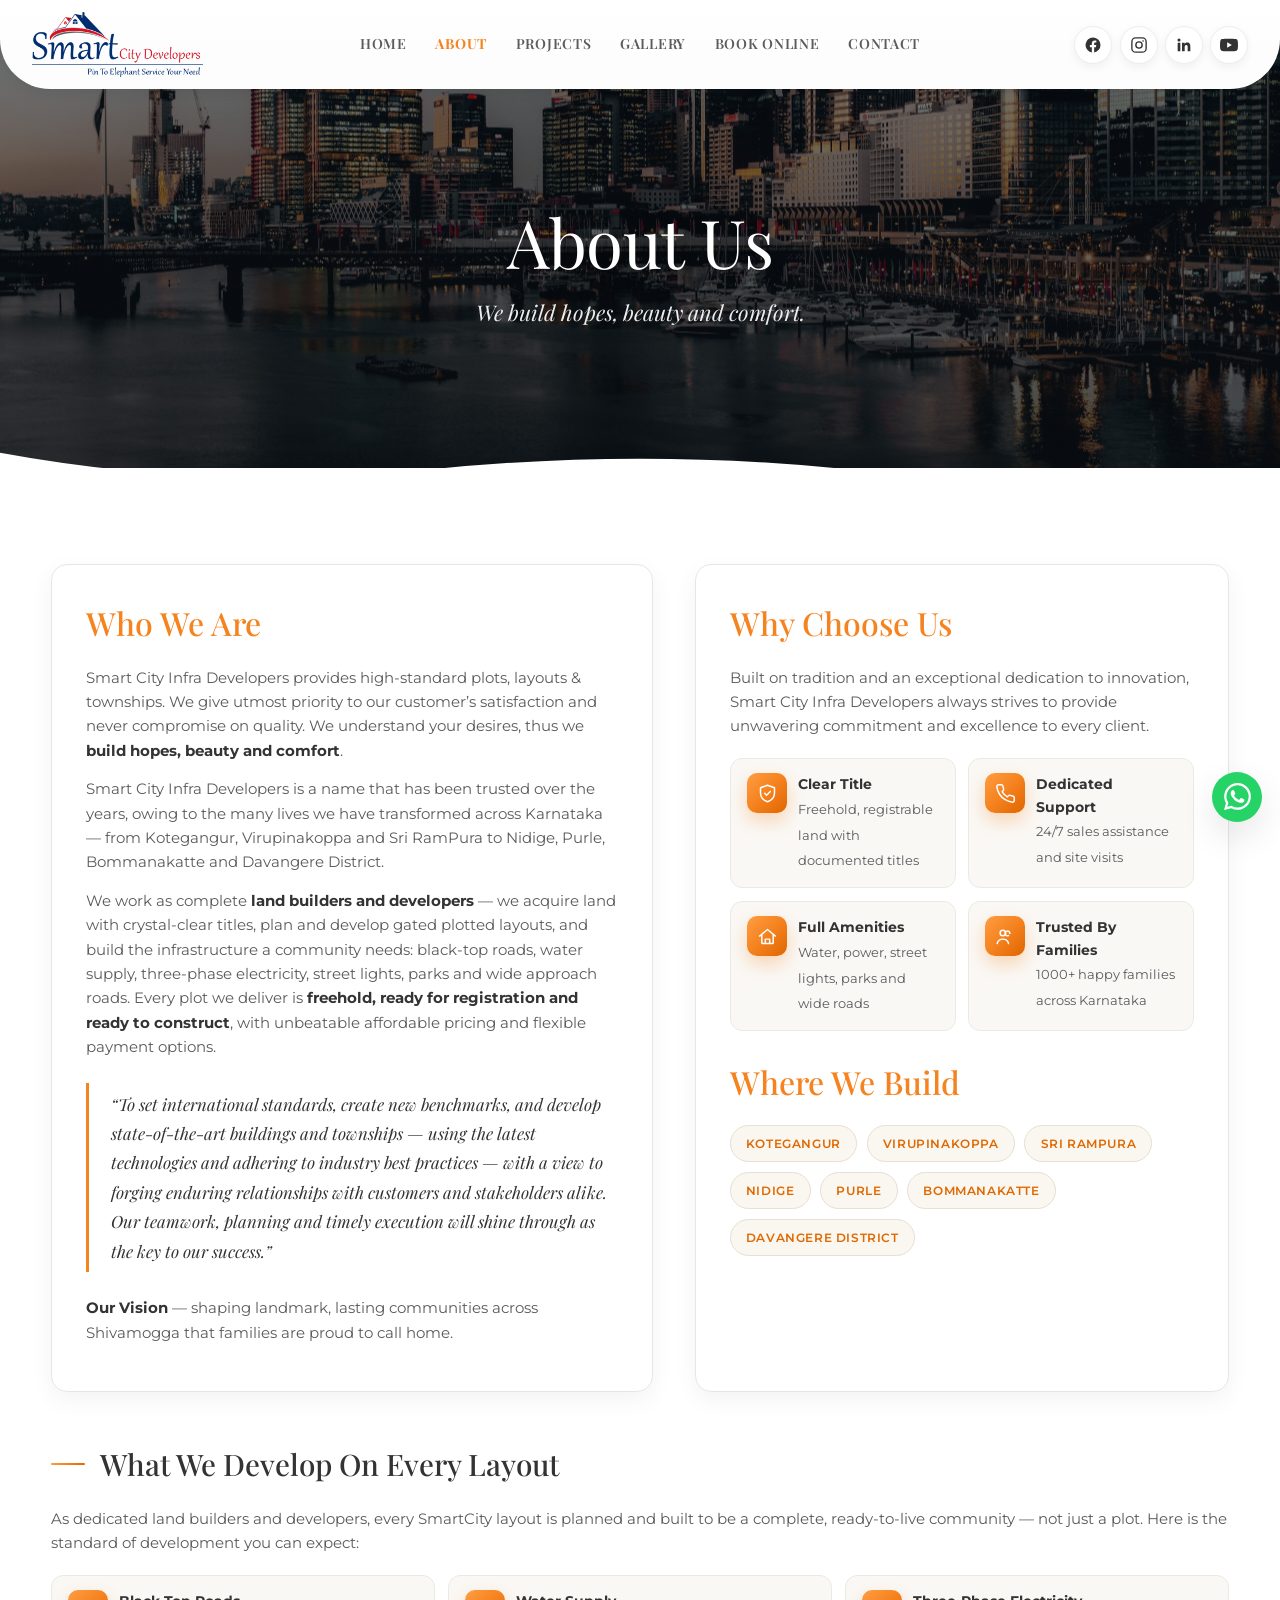
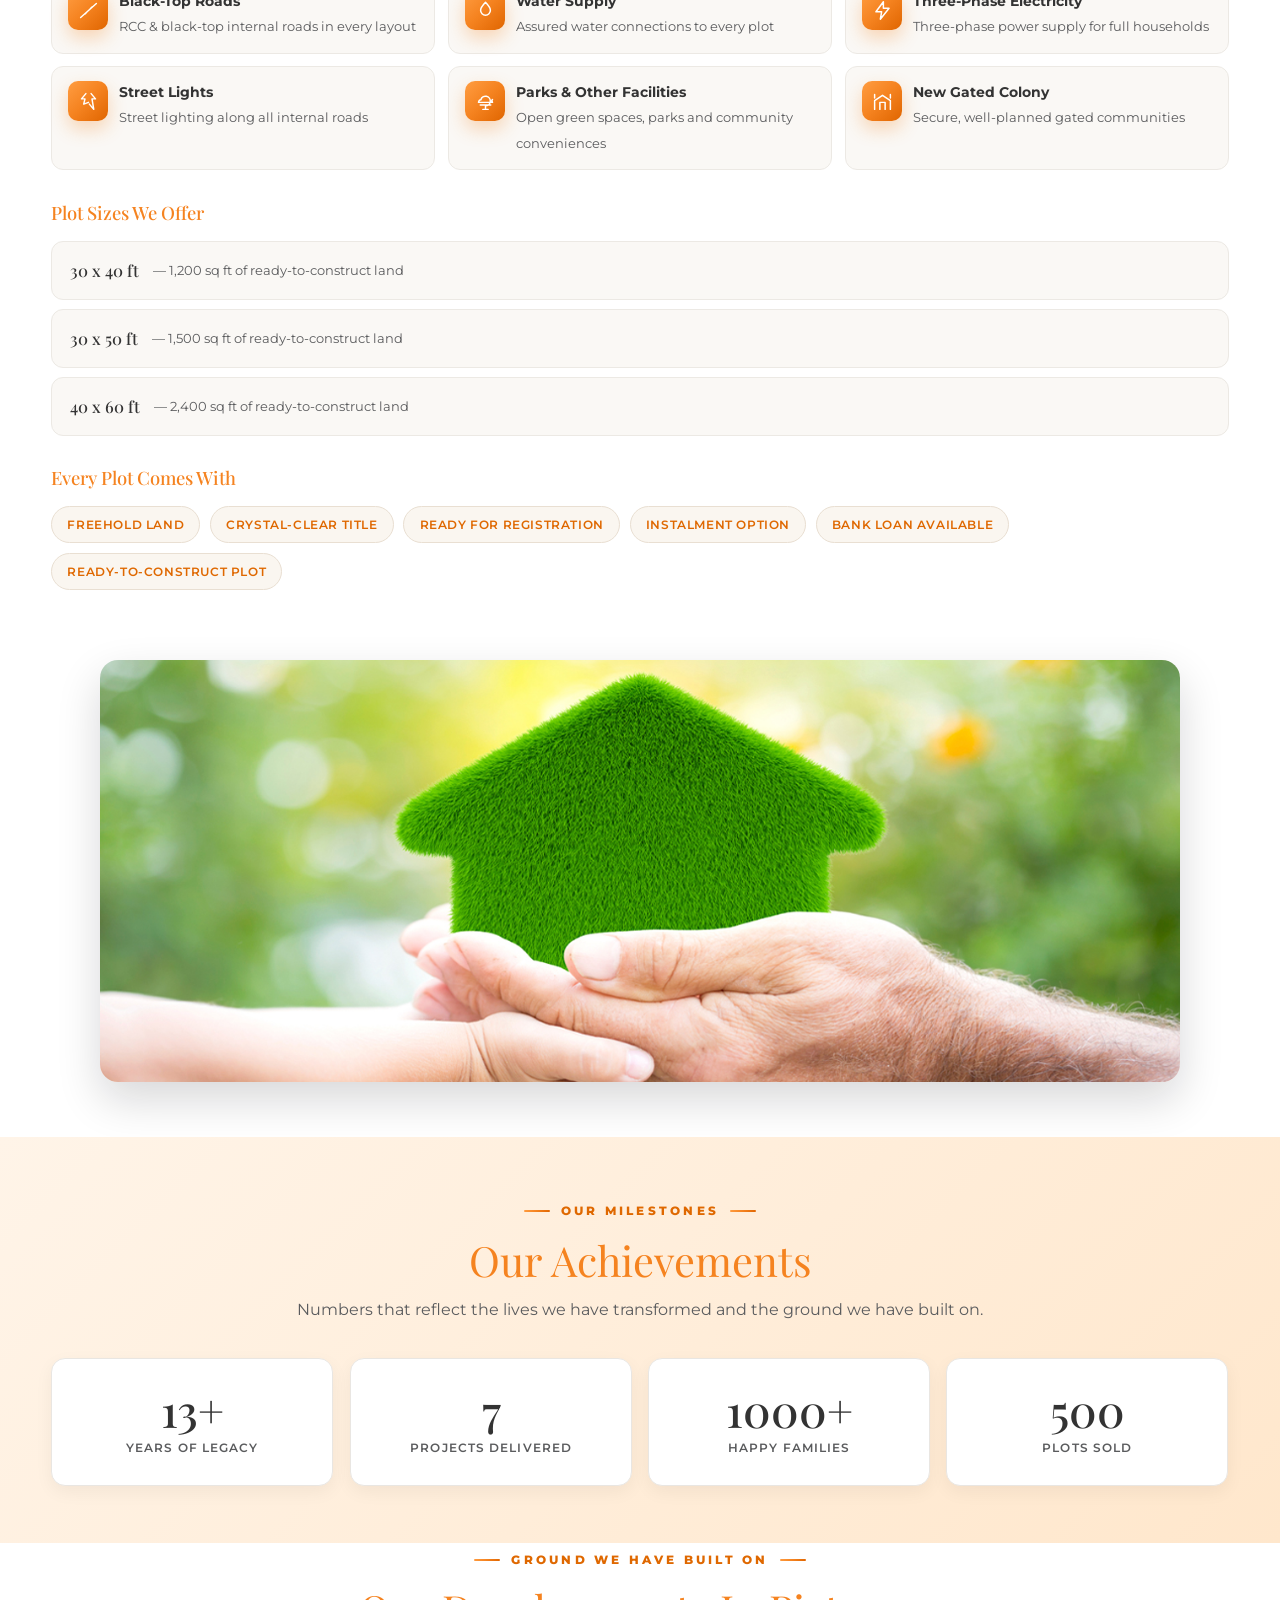
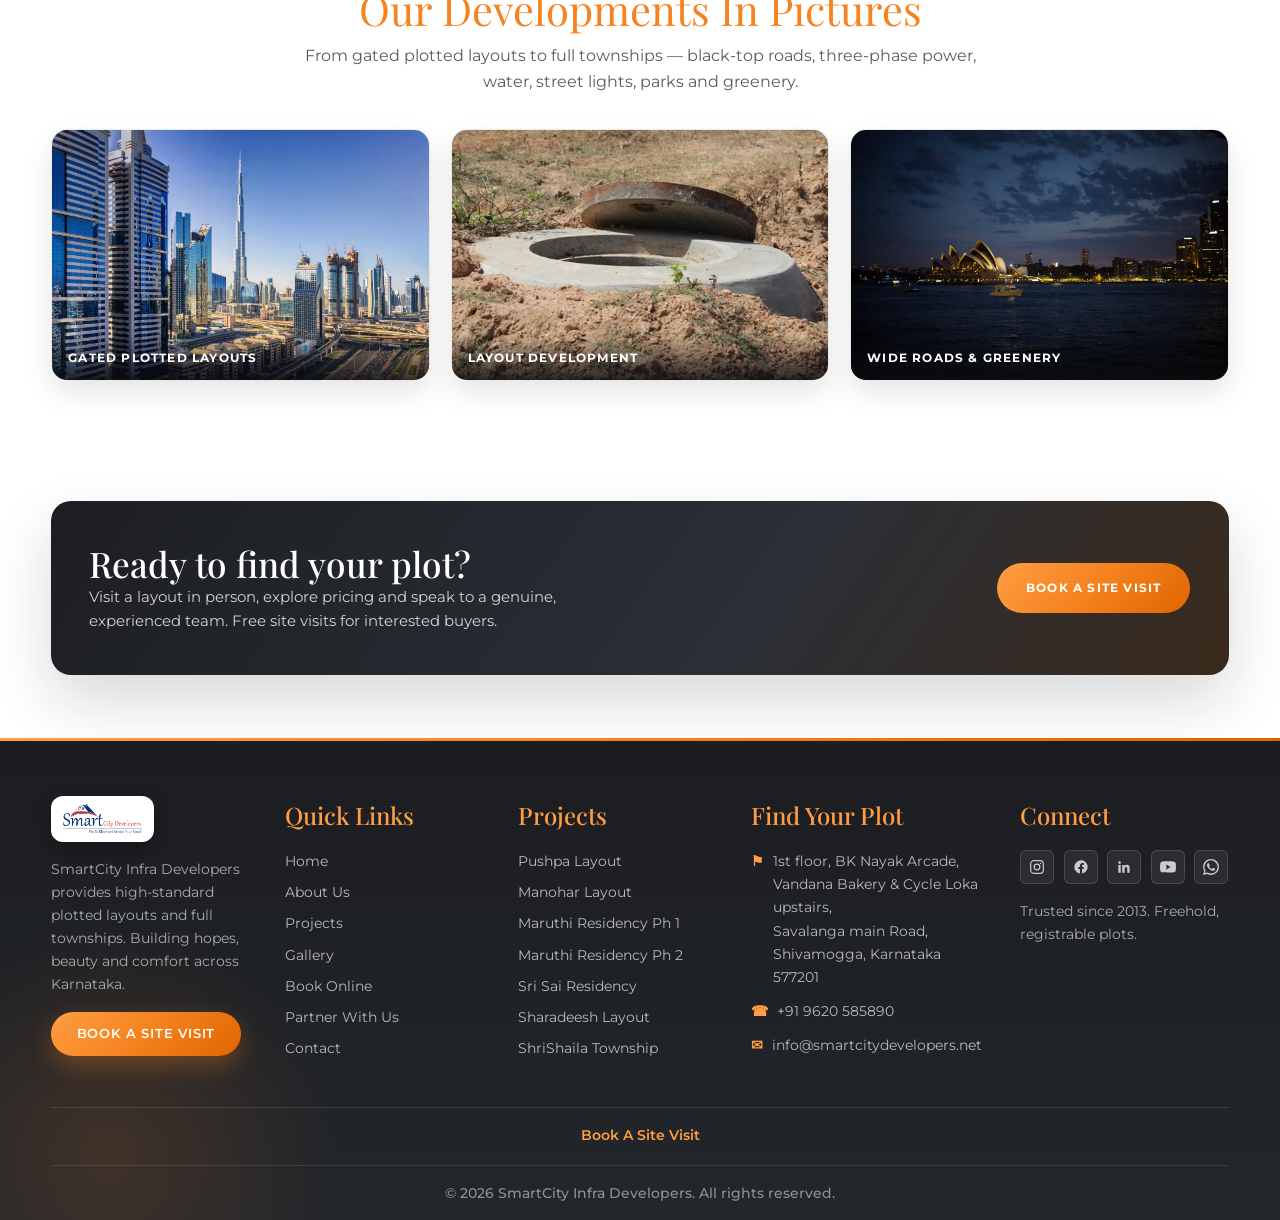
<file: about.html>
<!DOCTYPE html>
<html lang="en">
<head>
<meta charset="utf-8">
<meta name="viewport" content="width=device-width, initial-scale=1, viewport-fit=cover">
<meta name="theme-color" content="#f58320">
<meta name="mobile-web-app-capable" content="yes">
<meta name="apple-mobile-web-app-capable" content="yes">
<meta name="apple-mobile-web-app-status-bar-style" content="default">
<meta name="apple-mobile-web-app-title" content="SmartCity">
<link rel="manifest" href="manifest.json">
<link rel="icon" type="image/png" sizes="192x192" href="assets/icons/icon-192.png">
<link rel="icon" type="image/png" sizes="16x16" href="assets/icons/favicon-16.png">
<link rel="icon" type="image/png" sizes="32x32" href="assets/icons/favicon-32.png">
<link rel="icon" type="image/x-icon" href="favicon.ico">
<link rel="apple-touch-icon" sizes="180x180" href="assets/icons/apple-touch-icon.png">
<title>About Us | SmartCity Infra Developers — Shivamogga</title>
<meta name="description" content="About SmartCity Infra Developers — high-standard plots, layouts &amp; townships across Shivamogga and Karnataka. Vision, values, locations and achievements.">
<link rel="canonical" href="https://smartcitydevelopers.net/about.html">
<meta property="og:type" content="website">
<meta property="og:site_name" content="SmartCity Infra Developers">
<meta property="og:locale" content="en_IN">
<meta property="og:url" content="https://smartcitydevelopers.net/about.html">
<meta property="og:title" content="About Us | SmartCity Infra Developers — Shivamogga">
<meta property="og:description" content="About SmartCity Infra Developers — high-standard plots, layouts &amp; townships across Shivamogga and Karnataka. Vision, values, locations and achievements.">
<meta property="og:image" content="https://smartcitydevelopers.net/assets/img/hero/kailash-gyawali-A8A6sFI8344-unsplash-scaled.jpg">
<meta property="og:image:width" content="1200">
<meta property="og:image:height" content="630">
<meta name="twitter:card" content="summary_large_image">
<meta name="twitter:title" content="About Us | SmartCity Infra Developers — Shivamogga">
<meta name="twitter:description" content="About SmartCity Infra Developers — high-standard plots, layouts &amp; townships across Shivamogga and Karnataka. Vision, values, locations and achievements.">
<meta name="twitter:image" content="https://smartcitydevelopers.net/assets/img/hero/kailash-gyawali-A8A6sFI8344-unsplash-scaled.jpg"><link rel="preconnect" href="https://fonts.googleapis.com">
<link rel="preconnect" href="https://fonts.gstatic.com" crossorigin>
<link href="https://fonts.googleapis.com/css2?family=Montserrat:wght@400;500;600;700;800&family=Bodoni+Moda:opsz,wght@6..96,400;6..96,500;6..96,600&family=Playfair+Display:ital,wght@0,400;0,500;0,600;0,700;1,400;1,500;1,600&display=swap" rel="stylesheet">
<style>
:root{
  --brand:#f58320;--brand-d:#df6800;
  --ink:#5a5b5d;--dark:#333333;
  --bg:#ffffff;--sec:#efefef;--foot:#e3e3e3;
  --f-body:'Montserrat',sans-serif;--f-head:'Playfair Display',serif;--f-quote:'Playfair Display',serif;
}
*{margin:0;padding:0;box-sizing:border-box}
html{scroll-behavior:smooth}
body{font-family:var(--f-body);color:var(--ink);background:var(--bg);line-height:1.6;-webkit-tap-highlight-color:transparent}
img{display:block;max-width:100%}
a{text-decoration:none;color:inherit}
ul{list-style:none}
.wrap{width:min(1200px,92%);margin-inline:auto}

.site-header{position:fixed;top:0;left:0;right:0;z-index:60;display:flex;justify-content:flex-start;padding:0}
.header-inner{position:relative;width:100%;display:flex;align-items:center;justify-content:space-between;gap:1rem;background:#fff;border-radius:0 0 50px 50px;box-shadow:0 0 14px rgba(0,0,0,.10);padding:0 clamp(1rem,2.5vw,2rem);height:74px;transition:height .3s,box-shadow .3s}
.site-header.shrink .header-inner{height:54px;box-shadow:0 2px 10px rgba(0,0,0,.08)}
.brand img{height:54px;width:auto;display:block}
.h-social{display:flex;align-items:center;gap:.45rem;margin-left:1.1rem}
.h-social a{width:32px;height:32px;border-radius:50%;display:grid;place-items:center;background:#f6f6f6;color:var(--ink);border:1px solid #e5e5e5;transition:.25s}
.h-social svg{width:15px;height:15px}
.h-social a:hover{background:var(--brand);color:#fff;border-color:var(--brand);transform:translateY(-2px)}
.nav-main{position:absolute;left:50%;transform:translateX(-50%);display:flex;align-items:center;gap:.2rem}
.nav-main a{padding:.55rem .6rem;font-size:12.5px;font-weight:500;text-transform:uppercase;letter-spacing:.2px;color:var(--ink);position:relative;white-space:nowrap}
.nav-main a:hover,.nav-main a.on{color:var(--brand);font-weight:700}
.nav-main a::after{content:"";position:absolute;left:.6rem;right:.6rem;bottom:.35rem;height:2px;background:var(--brand);transform:scaleX(0);transition:.25s;transform-origin:left}
.nav-main a:hover::after{transform:scaleX(1)}
.nav-burger{display:none;background:none;border:0;cursor:pointer;width:38px;height:38px;position:relative}
.nav-burger i,.nav-burger i::before,.nav-burger i::after{content:"";position:absolute;left:7px;width:24px;height:3px;border-radius:2px;background:var(--brand);transition:.25s}
.nav-burger i{top:18px}
.nav-burger i::before{top:-8px}
.nav-burger i::after{top:8px}

.m-menu{position:fixed;inset:0;background:#fff;z-index:80;display:flex;flex-direction:column;justify-content:center;padding:2rem;opacity:0;visibility:hidden;transition:.3s}
.m-menu.open{opacity:1;visibility:visible}
.m-menu .close{position:absolute;top:1.2rem;right:1rem;background:none;border:0;font-size:2rem;color:var(--brand);cursor:pointer;line-height:1}
.m-menu a{font-size:1.35rem;font-weight:700;color:var(--dark);padding:.72rem 0;border-bottom:1px solid #eee;text-transform:uppercase;letter-spacing:.5px}
.m-menu a:hover,.m-menu a.on{color:var(--brand)}
.m-menu .m-foot{margin-top:2rem;font-size:.9rem;color:var(--ink)}
.m-menu .m-foot a{display:inline-block;font-size:.9rem;border:0;padding:0 .6rem 0 0;color:var(--brand);text-transform:none}

.phero{position:relative;min-height:52vh;min-height:52svh;display:flex;align-items:center;background:#111;overflow:hidden}
.phero img{position:absolute;inset:0;width:100%;height:100%;object-fit:cover}
.phero .veil{position:absolute;inset:0;background:linear-gradient(180deg,rgba(0,0,0,.42),rgba(0,0,0,.65))}
.phero .wrap{position:relative;z-index:2;text-align:center;color:#fff;padding:8rem 0 4rem}
.phero h1{font-family:var(--f-head);font-weight:400;font-size:clamp(2.6rem,6vw,4.2rem);line-height:1.15;text-shadow:0 4px 26px rgba(0,0,0,.5)}
.phero p{font-family:var(--f-quote);font-style:italic;font-size:clamp(1.05rem,2.2vw,1.35rem);margin-top:.9rem;color:rgba(255,255,255,.92);font-weight:400}
.curve{position:relative;z-index:3;margin-top:-34px;line-height:0;background:transparent;pointer-events:none}
.curve svg{width:100%;height:58px;display:block;overflow:visible}

.about-sec{padding:4.5rem 0 4rem;background:var(--bg)}
.about-grid{display:grid;grid-template-columns:1.06fr .94fr;gap:2.6rem;align-items:stretch}
.ab-card{background:#fff;border:1px solid #e9e6e2;border-radius:16px;padding:2rem 2.1rem;box-shadow:0 8px 24px rgba(0,0,0,.05)}
.ab-card h3{font-family:var(--f-head);color:var(--brand);font-weight:500;font-size:clamp(1.5rem,2.6vw,2rem);margin-bottom:1.1rem}
.ab-card p{font-size:.95rem;margin-bottom:.9rem;color:var(--ink)}
.ab-card p b{color:var(--dark)}
.quote-block{border-left:3px solid var(--brand);padding:.4rem 0 .4rem 1.4rem;margin:1.5rem 0;color:var(--dark);font-size:1.05rem;font-style:italic;line-height:1.75;font-family:var(--f-quote)}
.loc-chip{display:flex;flex-wrap:wrap;gap:.6rem;margin-top:.4rem}
.loc-chip span{background:#faf6f0;border:1px solid #e9dfd2;color:var(--brand-d);font-size:12px;font-weight:600;text-transform:uppercase;letter-spacing:.6px;padding:.5rem .95rem;border-radius:99px}
.values{display:grid;grid-template-columns:1fr 1fr;gap:.8rem;margin-top:1.2rem}
.value{display:flex;gap:.7rem;align-items:flex-start;background:#faf8f5;border:1px solid #ece9e4;border-radius:12px;padding:.9rem 1rem}
.value .ic{width:40px;height:40px;flex:0 0 40px;border-radius:10px;background:rgba(245,131,32,.10);color:var(--brand);display:grid;place-items:center}
.value .ic svg{width:21px;height:21px}
.value b{display:block;color:var(--dark);font-size:.88rem}
.value span{font-size:.8rem;color:var(--ink)}

.midband{background:var(--sec);padding:3.6rem 0}
.midband h2{font-family:var(--f-head);font-weight:400;color:var(--brand);text-align:center;font-size:clamp(1.8rem,3.4vw,2.6rem);line-height:1.2;margin-bottom:.8rem}
.midband .lead{text-align:center;max-width:760px;margin:0 auto 2.2rem;font-size:.98rem}
.a-stats{display:grid;grid-template-columns:repeat(4,1fr);gap:1rem}
.a-stat{background:#fff;border:1px solid #e9e6e2;border-radius:14px;text-align:center;padding:1.6rem .6rem;box-shadow:0 6px 18px rgba(0,0,0,.05)}
.a-stat b{display:block;font-family:var(--f-head);font-weight:500;color:var(--dark);font-size:clamp(2rem,3.6vw,2.8rem);line-height:1.1}
.a-stat span{font-size:12px;text-transform:uppercase;letter-spacing:1.1px;color:var(--ink);font-weight:600}
.cta-band{padding:3rem 0 4rem;background:var(--bg)}
.cta-inner{background:linear-gradient(120deg,#fff3e6,#ffe7cb);border:1px solid #f3d9bb;border-radius:20px;padding:2.6rem 2.4rem;display:flex;align-items:center;justify-content:space-between;gap:1.6rem;flex-wrap:wrap}
.cta-inner h3{font-family:var(--f-head);font-weight:500;color:var(--brand-d);font-size:clamp(1.5rem,3vw,2.2rem);line-height:1.2}
.cta-inner p{color:var(--ink);max-width:520px;font-size:.94rem}
.cta-inner .s{background:var(--brand);color:#fff;font-family:var(--f-body);font-size:12px;font-weight:700;text-transform:uppercase;letter-spacing:1.2px;padding:.95rem 1.8rem;border-radius:999px;transition:.25s}
.cta-inner .s:hover{background:var(--brand-d)}
.ab-sub{margin-top:3rem}
.sub-head{display:flex;align-items:center;gap:.9rem;margin-bottom:1.2rem}
.sub-head h3{font-family:var(--f-head);font-weight:500;color:var(--dark);font-size:clamp(1.35rem,2.4vw,1.85rem)}
.sub-head::before{content:"";flex:0 0 34px;height:2px;background:var(--grad);border-radius:2px}
.ab-sub .lead2{font-size:.95rem;color:var(--ink);margin-bottom:1.2rem}
.ab-sub h4{font-family:var(--f-head);font-weight:500;color:var(--brand);font-size:1.15rem;margin:1.7rem 0 .85rem}
.ab-sub .values{grid-template-columns:repeat(3,1fr)}
.ab-plot{display:flex;align-items:center;gap:.9rem;flex-wrap:wrap;background:#faf8f5;border:1px solid #ece9e4;border-radius:12px;padding:.95rem 1.1rem;margin-top:.6rem}
.ab-plot b{font-family:var(--f-head);font-weight:500;color:var(--dark);font-size:1.02rem;white-space:nowrap}
.ab-plot span{font-size:.82rem;color:var(--ink)}
.ab-sub .value{transition:.25s}
.ab-sub .value:hover{transform:translateY(-3px);border-color:var(--brand);box-shadow:0 7px 16px rgba(0,0,0,.06)}
.ab-show{padding:0 0 4.5rem;background:var(--bg)}
.ab-show .eyebrow{text-align:center;justify-content:center;width:100%}
.ab-show h2{font-family:var(--f-head);font-weight:400;color:var(--brand);text-align:center;font-size:clamp(1.8rem,3.4vw,2.6rem);line-height:1.2;margin-bottom:.6rem}
.ab-show .lead{text-align:center;max-width:680px;margin:0 auto 2.2rem;font-size:.98rem}
.ab-grid{display:grid;grid-template-columns:repeat(3,1fr);gap:1.3rem}
.ab-grid figure{margin:0;position:relative;border-radius:16px;overflow:hidden;border:1px solid #ece9e4;box-shadow:0 12px 28px rgba(0,0,0,.1)}
.ab-grid img{width:100%;height:250px;object-fit:cover;display:block;transition:transform .55s var(--ease)}
.ab-grid figure:hover img{transform:scale(1.07)}
.ab-grid figcaption{position:absolute;bottom:0;left:0;right:0;padding:.8rem 1rem;font-size:12px;font-weight:700;letter-spacing:.1em;text-transform:uppercase;color:#fff;background:linear-gradient(180deg,transparent,rgba(10,12,16,.82))}

footer{background:var(--foot)}
.fflex{display:grid;grid-template-columns:1fr 1fr 1fr 1fr 1fr;gap:2.4rem;padding:3.6rem 0 2.4rem}
.fflex h3{font-family:var(--f-head);font-weight:500;font-size:1.5rem;color:var(--brand);margin-bottom:1rem}
.fflex p{font-size:.9rem}
.fflex ul li{margin-bottom:.5rem;font-size:.9rem}
.fflex ul a:hover{color:var(--brand-d)}
.fflex .abi img{height:46px;width:auto;margin-bottom:1rem}
.fflex .con li{display:flex;gap:.55rem;margin-bottom:.7rem;font-size:.9rem}
.fflex .con .ico{color:var(--brand);font-weight:700}
.fflex .con a:hover{color:var(--brand-d)}
.social{display:flex;gap:.6rem;margin-top:1rem}
.social a{width:34px;height:34px;border-radius:6px;display:grid;place-items:center;color:var(--ink);background:#fff;font-size:.9rem;border:1px solid #d4d4d4;transition:.25s}
.social a:hover{color:var(--brand);border-color:var(--brand)}
.social svg{width:16px;height:16px}
.fflex .btn{display:inline-block;margin-top:1rem;background:var(--brand);color:#fff;font-size:12.5px;font-weight:600;text-transform:uppercase;letter-spacing:.8px;padding:.75rem 1.6rem;border-radius:999px;transition:.25s}
.fflex .btn:hover{background:var(--brand-d)}
.fbottom{display:flex;align-items:center;gap:.8rem;flex-wrap:wrap;padding:1.1rem 0;border-top:1px solid #cecece;font-size:.85rem}
.fbottom a{font-weight:600;color:var(--brand-d);display:inline-flex;align-items:center;gap:.8rem}
.fbottom a+a::before{content:"";width:1px;height:14px;background:var(--brand)}
.fcopy{padding:1rem 0;font-size:14px;font-weight:500;color:var(--ink);border-top:1px solid #cecece;display:flex;justify-content:space-between;gap:1rem;flex-wrap:wrap}
.fcopy b{font-weight:800}

@media (max-width:1040px){
  .h-social{display:none}
}
@media (max-width:1020px){
  .about-grid{grid-template-columns:1fr}
  .a-stats{grid-template-columns:repeat(2,1fr)}
  .fflex{grid-template-columns:1fr 1fr;gap:2rem}
}
@media (max-width:900px){
  .ab-sub .values{grid-template-columns:repeat(2,1fr)}
  .ab-grid{grid-template-columns:repeat(2,1fr)}
}
@media (max-width:767px){
  .site-header{top:0}
  .header-inner{height:60px;border-radius:0 0 30px 30px;padding:0 14px}
  .brand img{height:46px}
  .h-social{display:none}
  .nav-main{display:none}
  .nav-burger{display:block}
  .curve{margin-top:-16px}
  .curve svg{height:26px}
  .phero{min-height:46vh}
  .about-sec{padding:2.4rem 0}
  .values{grid-template-columns:1fr}
  .ab-sub .values{grid-template-columns:1fr}
  .ab-grid{grid-template-columns:1fr}
  .ab-grid img{height:200px}
  .cta-inner{padding:1.8rem 1.4rem}
  .fflex{grid-template-columns:1fr}
  .fcopy{flex-direction:column;gap:.4rem}
}
</style>
<link rel="stylesheet" href="assets/css/ux.css?v=17">
  <script type="application/ld+json">
{
    "@context":  "https://schema.org",
    "@graph":  [
                   {
                       "@id":  "https://smartcitydevelopers.net/#business",
                       "url":  "https://smartcitydevelopers.net/index.html",
                       "address":  {
                                       "addressLocality":  "Shivamogga",
                                       "addressRegion":  "Karnataka",
                                       "streetAddress":  "1st floor, BK Nayak Arcade, Vandana Bakery \u0026 Cycle Loka upstairs, Savalanga main Road",
                                       "postalCode":  "577201",
                                       "addressCountry":  "IN",
                                       "@type":  "PostalAddress"
                                   },
                       "@type":  [
                                     "RealEstateAgent",
                                     "LocalBusiness"
                                 ],
                       "name":  "SmartCity Infra Developers",
                       "geo":  {
                                   "longitude":  75.5681,
                                   "@type":  "GeoCoordinates",
                                   "latitude":  13.9299
                               },
                       "openingHoursSpecification":  {
                                                         "opens":  "09:30",
                                                         "closes":  "19:00",
                                                         "@type":  "OpeningHoursSpecification",
                                                         "dayOfWeek":  [
                                                                           "Monday",
                                                                           "Tuesday",
                                                                           "Wednesday",
                                                                           "Thursday",
                                                                           "Friday",
                                                                           "Saturday",
                                                                           "Sunday"
                                                                       ]
                                                     },
                       "description":  "SmartCity Infra Developers provides high-standard plotted layouts, plots and townships across Shivamogga and Karnataka. Clear titles, freehold land, ready to construct.",
                       "telephone":  "+919620585890",
                       "priceRange":  "Inquire",
                       "areaServed":  [
                                          "Kotegangur",
                                          "Virupinakoppa",
                                          "Sri RamPura",
                                          "Nidige",
                                          "Purle",
                                          "Bommanakatte",
                                          "Shivamogga",
                                          "Davangere District"
                                      ],
                       "image":  "https://smartcitydevelopers.net/assets/img/logo.png",
                       "email":  "info@smartcitydevelopers.net"
                   },
                   {
                       "@type":  "BreadcrumbList",
                       "itemListElement":  [
                                               {
                                                   "position":  1,
                                                   "name":  "Home",
                                                   "item":  "https://smartcitydevelopers.net/index.html",
                                                   "@type":  "ListItem"
                                               },
                                               {
                                                   "position":  2,
                                                   "name":  "About Us",
                                                   "item":  "https://smartcitydevelopers.net/about.html",
                                                   "@type":  "ListItem"
                                               }
                                           ]
                   }
               ]
}
</script>
  <link rel="stylesheet" href="assets/css/pwa.css?v=1">
</head>
<body>

<header class="site-header" id="siteHeader">
  <div class="header-inner">
    <a class="brand" href="index.html"><img src="assets/img/logo.png" alt="SmartCity Infra Developers logo"></a>
    <div class="h-social" aria-label="Social media">
      <a href="https://facebook.com" target="_blank" rel="noopener" aria-label="Facebook"><svg viewBox="0 0 24 24" fill="currentColor"><path d="M22 12a10 10 0 1 0-11.56 9.88v-6.99H7.9V12h2.54V9.8c0-2.5 1.49-3.89 3.77-3.89 1.09 0 2.24.2 2.24.2v2.46h-1.26c-1.24 0-1.63.77-1.63 1.56V12h2.78l-.44 2.89h-2.34v6.99A10 10 0 0 0 22 12z"/></svg></a>
      <a href="https://instagram.com" target="_blank" rel="noopener" aria-label="Instagram"><svg viewBox="0 0 24 24" fill="none" stroke="currentColor" stroke-width="1.8"><rect x="2.5" y="2.5" width="19" height="19" rx="5"/><circle cx="12" cy="12" r="4.2"/><circle cx="17.4" cy="6.6" r="1.1" fill="currentColor" stroke="none"/></svg></a>
      <a href="https://linkedin.com" target="_blank" rel="noopener" aria-label="LinkedIn"><svg viewBox="0 0 24 24" fill="currentColor"><path d="M20.45 20.45h-3.55v-5.57c0-1.33-.03-3.04-1.85-3.04-1.86 0-2.14 1.45-2.14 2.94v5.67H9.35V9h3.41v1.56h.05c.48-.9 1.64-1.85 3.37-1.85 3.6 0 4.27 2.37 4.27 5.46v6.28zM5.34 7.43a2.06 2.06 0 1 1 0-4.12 2.06 2.06 0 0 1 0 4.12zM7.12 20.45H3.56V9h3.56v11.45z"/></svg></a>
      <a href="https://youtube.com" target="_blank" rel="noopener" aria-label="YouTube"><svg viewBox="0 0 24 24" fill="currentColor"><path d="M23.5 6.19a3.02 3.02 0 0 0-2.12-2.14C19.51 3.55 12 3.55 12 3.55s-7.51 0-9.38.5A3.02 3.02 0 0 0 .5 6.19C0 8.07 0 12 0 12s0 3.93.5 5.81a3.02 3.02 0 0 0 2.12 2.14c1.87.5 9.38.5 9.38.5s7.51 0 9.38-.5a3.02 3.02 0 0 0 2.12-2.14C24 15.93 24 12 24 12s0-3.93-.5-5.81zM9.55 15.57V8.43L15.82 12l-6.27 3.57z"/></svg></a>
    </div>
    <nav class="nav-main" aria-label="Primary">
      <a href="index.html">Home</a>
      <a href="about.html" class="on">About</a>
      <a href="index.html#projects">Projects</a>
      <a href="gallery.html">Gallery</a>
      <a href="book-online.html">Book Online</a>
      <a href="contact.html">Contact</a>
    </nav>
    <button class="nav-burger" id="burger" aria-label="Menu"><i></i></button>
  </div>
</header>

<div class="m-menu" id="mMenu">
  <button class="close" id="mClose" aria-label="Close">&#215;</button>
  <a href="index.html">Home</a>
  <a href="about.html" class="on">About</a>
  <a href="index.html#projects">Projects</a>
  <a href="gallery.html">Gallery</a>
  <a href="book-online.html">Book Online</a>
  <a href="partner-with-us.html">Partner With Us</a>
  <a href="contact.html">Contact</a>
  <div class="m-foot">
    <a href="tel:+919620585890">+91 9620 585890</a><br>
    <a href="mailto:info@smartcitydevelopers.net">info@smartcitydevelopers.net</a>
  </div>
</div>

<section class="phero">
  <img src="assets/img/hero/kailash-gyawali-A8A6sFI8344-unsplash-scaled.jpg" alt="SmartCity plots">
  <div class="veil"></div>
  <div class="wrap">
    <h1>About Us</h1>
    <p>We build hopes, beauty and comfort.</p>
  </div>
</section>

<div class="curve">
  <svg viewBox="0 -8 1440 68" preserveAspectRatio="none"><path d="M0 52 V 14 Q 240 60 480 34 Q 720 8 960 34 Q 1200 60 1440 34 V52 Z" fill="#ffffff"></path></svg>
</div>

<section class="about-sec">
  <div class="wrap">
    <div class="about-grid">

      <div class="ab-card">
        <h3>Who We Are</h3>
        <p>Smart City Infra Developers provides high-standard plots, layouts &amp; townships. We give utmost priority to our customer&rsquo;s satisfaction and never compromise on quality. We understand your desires, thus we <b>build hopes, beauty and comfort</b>.</p>
        <p>Smart City Infra Developers is a name that has been trusted over the years, owing to the many lives we have transformed across Karnataka &mdash; from Kotegangur, Virupinakoppa and Sri RamPura to Nidige, Purle, Bommanakatte and Davangere District.</p>
        <p>We work as complete <b>land builders and developers</b> &mdash; we acquire land with crystal-clear titles, plan and develop gated plotted layouts, and build the infrastructure a community needs: black-top roads, water supply, three-phase electricity, street lights, parks and wide approach roads. Every plot we deliver is <b>freehold, ready for registration and ready to construct</b>, with unbeatable affordable pricing and flexible payment options.</p>
        <div class="quote-block">&ldquo;To set international standards, create new benchmarks, and develop state-of-the-art buildings and townships &mdash; using the latest technologies and adhering to industry best practices &mdash; with a view to forging enduring relationships with customers and stakeholders alike. Our teamwork, planning and timely execution will shine through as the key to our success.&rdquo;</div>
        <p><b>Our Vision</b> &mdash; shaping landmark, lasting communities across Shivamogga that families are proud to call home.</p>
      </div>

      <div class="ab-card">
        <h3>Why Choose Us</h3>
        <p>Built on tradition and an exceptional dedication to innovation, Smart City Infra Developers always strives to provide unwavering commitment and excellence to every client.</p>
        <div class="values">
          <div class="value"><div class="ic"><svg viewBox="0 0 24 24" fill="none" stroke="currentColor" stroke-width="1.7" stroke-linecap="round" stroke-linejoin="round"><path d="M12 2.5 20 5.5v6c0 4.6-3.2 8.2-8 10-4.8-1.8-8-5.4-8-10v-6z"/><path d="m8.8 11.8 2.2 2.2 4.2-4.4"/></svg></div><div><b>Clear Title</b><span>Freehold, registrable land with documented titles</span></div></div>
          <div class="value"><div class="ic"><svg viewBox="0 0 24 24" fill="none" stroke="currentColor" stroke-width="1.7" stroke-linecap="round" stroke-linejoin="round"><path d="M22 16.92v3a2 2 0 0 1-2.18 2 19.79 19.79 0 0 1-8.63-3.07 19.5 19.5 0 0 1-6-6 19.79 19.79 0 0 1-3.07-8.67A2 2 0 0 1 4.11 2h3a2 2 0 0 1 2 1.72c.13.96.36 1.9.7 2.81a2 2 0 0 1-.45 2.11L8.09 9.91a16 16 0 0 0 6 6l1.27-1.27a2 2 0 0 1 2.11-.45c.91.34 1.85.57 2.81.7A2 2 0 0 1 22 16.92z"/></svg></div><div><b>Dedicated Support</b><span>24/7 sales assistance and site visits</span></div></div>
          <div class="value"><div class="ic"><svg viewBox="0 0 24 24" fill="none" stroke="currentColor" stroke-width="1.7" stroke-linecap="round" stroke-linejoin="round"><path d="M3 11.5 12 4l9 7.5M5.5 10v9a1 1 0 0 0 1 1h11a1 1 0 0 0 1-1v-9M9.5 20v-5h5v5"/></svg></div><div><b>Full Amenities</b><span>Water, power, street lights, parks and wide roads</span></div></div>
          <div class="value"><div class="ic"><svg viewBox="0 0 24 24" fill="none" stroke="currentColor" stroke-width="1.7" stroke-linecap="round" stroke-linejoin="round"><circle cx="9" cy="8" r="3.2"/><path d="M2.5 20c.8-3.4 3.4-5 6.5-5s5.7 1.6 6.5 5M17 8.5a2.7 2.7 0 1 0-1.6 2.5"/></svg></div><div><b>Trusted By Families</b><span>1000+ happy families across Karnataka</span></div></div>
        </div>
        <h3 style="margin-top:1.6rem">Where We Build</h3>
        <div class="loc-chip">
          <span>Kotegangur</span><span>Virupinakoppa</span><span>Sri RamPura</span><span>Nidige</span><span>Purle</span><span>Bommanakatte</span><span>Davangere District</span>
        </div>
      </div>

    </div>

    <div class="ab-sub">
      <div class="sub-head"><h3>What We Develop On Every Layout</h3></div>
      <p class="lead2">As dedicated land builders and developers, every SmartCity layout is planned and built to be a complete, ready-to-live community &mdash; not just a plot. Here is the standard of development you can expect:</p>
      <div class="values">
        <div class="value"><div class="ic"><svg viewBox="0 0 24 24" fill="none" stroke="currentColor" stroke-width="1.7" stroke-linecap="round" stroke-linejoin="round"><path d="M3 20 21 4M8 16l2-2M14 10l2-2"/></svg></div><div><b>Black-Top Roads</b><span>RCC &amp; black-top internal roads in every layout</span></div></div>
        <div class="value"><div class="ic"><svg viewBox="0 0 24 24" fill="none" stroke="currentColor" stroke-width="1.7" stroke-linecap="round" stroke-linejoin="round"><path d="M12 2.7c3.4 3.6 5.6 6.2 5.6 9.1a5.6 5.6 0 1 1-11.2 0c0-2.9 2.2-5.5 5.6-9.1z"/></svg></div><div><b>Water Supply</b><span>Assured water connections to every plot</span></div></div>
        <div class="value"><div class="ic"><svg viewBox="0 0 24 24" fill="none" stroke="currentColor" stroke-width="1.7" stroke-linecap="round" stroke-linejoin="round"><path d="M13 2 4.5 13.5H11L9.5 22 19.5 9.5H13L13 2z"/></svg></div><div><b>Three-Phase Electricity</b><span>Three-phase power supply for full households</span></div></div>
        <div class="value"><div class="ic"><svg viewBox="0 0 24 24" fill="none" stroke="currentColor" stroke-width="1.7" stroke-linecap="round" stroke-linejoin="round"><path d="M9 3 4 9h4l-1.5 6L12 13M15 3l5 6h-4l2 12-5-6"/></svg></div><div><b>Street Lights</b><span>Street lighting along all internal roads</span></div></div>
        <div class="value"><div class="ic"><svg viewBox="0 0 24 24" fill="none" stroke="currentColor" stroke-width="1.7" stroke-linecap="round" stroke-linejoin="round"><path d="M12 21v-4M9 21h6M12 17a5.5 5.5 0 1 0-5.3-7C4.7 9.9 4 13 4 13h16c0-.9-1-1.5-1-1.5.4-1 1-1.8 1-1.8M6 16h12"/></svg></div><div><b>Parks &amp; Other Facilities</b><span>Open green spaces, parks and community conveniences</span></div></div>
        <div class="value"><div class="ic"><svg viewBox="0 0 24 24" fill="none" stroke="currentColor" stroke-width="1.7" stroke-linecap="round" stroke-linejoin="round"><path d="M3 21V11l9-6 9 6v10M9 21v-8h6v8M3 8V4M21 8V4"/></svg></div><div><b>New Gated Colony</b><span>Secure, well-planned gated communities</span></div></div>
      </div>

      <h4>Plot Sizes We Offer</h4>
      <div class="ab-plot"><b>30 x 40 ft</b><span>&mdash; 1,200 sq ft of ready-to-construct land</span></div>
      <div class="ab-plot"><b>30 x 50 ft</b><span>&mdash; 1,500 sq ft of ready-to-construct land</span></div>
      <div class="ab-plot"><b>40 x 60 ft</b><span>&mdash; 2,400 sq ft of ready-to-construct land</span></div>

      <h4>Every Plot Comes With</h4>
      <div class="loc-chip">
        <span>Freehold Land</span><span>Crystal-Clear Title</span><span>Ready For Registration</span><span>Instalment Option</span><span>Bank Loan Available</span><span>Ready-To-Construct Plot</span>
      </div>
    </div>
  </div>
</section>

<section class="ban">
  <div class="wrap">
    <img src="assets/img/hero/banner1-2.jpg" alt="SmartCity plotted layout plan" loading="lazy">
  </div>
</section>

<section class="midband">
  <div class="wrap">
    <span class="eyebrow">Our Milestones</span>
    <h2>Our Achievements</h2>
    <p class="lead">Numbers that reflect the lives we have transformed and the ground we have built on.</p>
    <div class="a-stats">
      <div class="a-stat"><b>13+</b><span>Years Of Legacy</span></div>
      <div class="a-stat"><b>7</b><span>Projects Delivered</span></div>
      <div class="a-stat"><b>1000+</b><span>Happy Families</span></div>
      <div class="a-stat"><b>500</b><span>Plots Sold</span></div>
    </div>
  </div>
</section>

<section class="ab-show">
  <div class="wrap">
    <span class="eyebrow">Ground We Have Built On</span>
    <h2>Our Developments In Pictures</h2>
    <p class="lead">From gated plotted layouts to full townships &mdash; black-top roads, three-phase power, water, street lights, parks and greenery.</p>
    <div class="ab-grid">
      <figure><img src="assets/img/hero/kent-tupas-2jfZ2Vj06sk-unsplash-scaled.jpg" alt="Gated plotted layout with streets" loading="lazy"><figcaption>Gated Plotted Layouts</figcaption></figure>
      <figure><img src="assets/img/smartcitydeveloper27.png" alt="SmartCity layout project development" loading="lazy"><figcaption>Layout Development</figcaption></figure>
      <figure><img src="assets/img/hero/michael-lee-YhGQiKeSBLQ-unsplash-scaled.jpg" alt="Wide roads among greenery in a SmartCity layout" loading="lazy"><figcaption>Wide Roads &amp; Greenery</figcaption></figure>
    </div>
  </div>
</section>

<section class="cta-band">
  <div class="wrap">
    <div class="cta-inner">
      <div>
        <h3>Ready to find your plot?</h3>
        <p>Visit a layout in person, explore pricing and speak to a genuine, experienced team. Free site visits for interested buyers.</p>
      </div>
      <a class="s" href="contact.html">Book A Site Visit</a>
    </div>
  </div>
</section>

<footer>
  <div class="wrap">
    <div class="fflex">
      <div class="abi">
        <img src="assets/img/logo.png" alt="SmartCity Infra Developers">
        <p>SmartCity Infra Developers provides high-standard plotted layouts and full townships. Building hopes, beauty and comfort across Karnataka.</p>
        <a class="btn" href="contact.html">Book A Site Visit</a>
      </div>
      <div>
        <h3>Quick Links</h3>
        <ul>
          <li><a href="index.html">Home</a></li>
          <li><a href="about.html">About Us</a></li>
          <li><a href="index.html#projects">Projects</a></li>
          <li><a href="gallery.html">Gallery</a></li>
          <li><a href="book-online.html">Book Online</a></li>
          <li><a href="partner-with-us.html">Partner With Us</a></li>
          <li><a href="contact.html">Contact</a></li>
        </ul>
      </div>
      <div>
        <h3>Projects</h3>
        <ul>
          <li><a href="pushpa.html">Pushpa Layout</a></li>
          <li><a href="manohar-layout.html">Manohar Layout</a></li>
          <li><a href="maruthi-phase-1.html">Maruthi Residency Ph 1</a></li>
          <li><a href="maruthi-phase-2.html">Maruthi Residency Ph 2</a></li>
          <li><a href="sri-sai.html">Sri Sai Residency</a></li>
          <li><a href="sharadeesh-layout.html">Sharadeesh Layout</a></li>
          <li><a href="sri-saila-township.html">ShriShaila Township</a></li>
        </ul>
      </div>
      <div>
        <h3>Find Your Plot</h3>
        <ul class="con">
          <li><span class="ico">&#9873;</span><span>1st floor, BK Nayak Arcade,<br>Vandana Bakery &amp; Cycle Loka upstairs,<br>Savalanga main Road,<br>Shivamogga, Karnataka 577201</span></li>
          <li><span class="ico">&#9742;</span><a href="tel:+919620585890">+91 9620 585890</a></li>
          <li><span class="ico">&#9993;</span><a href="mailto:info@smartcitydevelopers.net">info@smartcitydevelopers.net</a></li>
        </ul>
      </div>
      <div>
        <h3>Connect</h3>
        <div class="social">
          <a href="https://instagram.com" target="_blank" rel="noopener" aria-label="Instagram"><svg viewBox="0 0 24 24" fill="none" stroke="currentColor" stroke-width="1.8"><rect x="2.5" y="2.5" width="19" height="19" rx="5"/><circle cx="12" cy="12" r="4.2"/><circle cx="17.4" cy="6.6" r="1.1" fill="currentColor" stroke="none"/></svg></a>
          <a href="https://facebook.com" target="_blank" rel="noopener" aria-label="Facebook"><svg viewBox="0 0 24 24" fill="currentColor"><path d="M22 12a10 10 0 1 0-11.56 9.88v-6.99H7.9V12h2.54V9.8c0-2.5 1.49-3.89 3.77-3.89 1.09 0 2.24.2 2.24.2v2.46h-1.26c-1.24 0-1.63.77-1.63 1.56V12h2.78l-.44 2.89h-2.34v6.99A10 10 0 0 0 22 12z"/></svg></a>
          <a href="https://linkedin.com" target="_blank" rel="noopener" aria-label="LinkedIn"><svg viewBox="0 0 24 24" fill="currentColor"><path d="M20.45 20.45h-3.55v-5.57c0-1.33-.03-3.04-1.85-3.04-1.86 0-2.14 1.45-2.14 2.94v5.67H9.35V9h3.41v1.56h.05c.48-.9 1.64-1.85 3.37-1.85 3.6 0 4.27 2.37 4.27 5.46v6.28zM5.34 7.43a2.06 2.06 0 1 1 0-4.12 2.06 2.06 0 0 1 0 4.12zM7.12 20.45H3.56V9h3.56v11.45z"/></svg></a>
          <a href="https://youtube.com" target="_blank" rel="noopener" aria-label="YouTube"><svg viewBox="0 0 24 24" fill="currentColor"><path d="M23.5 6.19a3.02 3.02 0 0 0-2.12-2.14C19.51 3.55 12 3.55 12 3.55s-7.51 0-9.38.5A3.02 3.02 0 0 0 .5 6.19C0 8.07 0 12 0 12s0 3.93.5 5.81a3.02 3.02 0 0 0 2.12 2.14c1.87.5 9.38.5 9.38.5s7.51 0 9.38-.5a3.02 3.02 0 0 0 2.12-2.14C24 15.93 24 12 24 12s0-3.93-.5-5.81zM9.55 15.57V8.43L15.82 12l-6.27 3.57z"/></svg></a>
          <a href="https://wa.me/919620585890" target="_blank" rel="noopener" aria-label="WhatsApp"><svg viewBox="0 0 24 24" fill="currentColor"><path d="M17.47 14.38c-.3-.15-1.76-.87-2.03-.97-.27-.1-.47-.15-.67.15-.2.3-.77.97-.95 1.17-.17.2-.35.22-.65.07-.3-.15-1.26-.46-2.4-1.48-.89-.79-1.49-1.77-1.66-2.07-.17-.3-.02-.46.13-.61.13-.13.3-.35.45-.52.15-.17.2-.3.3-.5.1-.2.05-.37-.02-.52-.08-.15-.67-1.62-.92-2.22-.24-.58-.49-.5-.67-.51h-.57c-.2 0-.52.07-.8.37-.27.3-1.04 1.02-1.04 2.5 0 1.47 1.07 2.9 1.22 3.1.15.2 2.1 3.2 5.1 4.49.71.3 1.27.49 1.7.63.72.23 1.37.2 1.88.12.58-.09 1.76-.72 2.01-1.41.25-.7.25-1.29.17-1.41-.07-.13-.27-.2-.57-.35zM12.05 21.79h-.01a9.87 9.87 0 0 1-5.03-1.38l-.36-.21-3.74.98 1-3.65-.24-.37a9.86 9.86 0 1 1 8.38 4.63zm8.42-18.3A11.82 11.82 0 0 0 12.04 0C5.5 0 .16 5.34.16 11.92c0 2.1.55 4.15 1.6 5.96L.05 24l6.27-1.64a11.9 11.9 0 0 0 5.72 1.46h.01c6.54 0 11.87-5.34 11.87-11.92 0-3.18-1.24-6.17-3.4-8.41z"/></svg></a>
        </div>
        <p style="margin-top:1rem;font-size:.9rem">Trusted since 2013. Freehold, registrable plots.</p>
      </div>
    </div>
    <div class="fbottom">
      <a href="tel:+919620585890">Book A Site Visit</a>
    </div>
    <div class="fcopy">
      <span>&copy; 2026 SmartCity Infra Developers. All rights reserved.</span>
    </div>
  </div>
</footer>

<script>
(function () {
  var header = document.getElementById("siteHeader");
  window.addEventListener("scroll", function () {
    header.classList.toggle("shrink", window.scrollY > 50);
  }, { passive: true });

  var burger = document.getElementById("burger"), menu = document.getElementById("mMenu");
  function openMenu() { menu.classList.add("open"); document.body.style.overflow = "hidden"; }
  function closeMenu() { menu.classList.remove("open"); document.body.style.overflow = ""; }
  burger.addEventListener("click", openMenu);
  document.getElementById("mClose").addEventListener("click", closeMenu);

  if ("serviceWorker" in navigator && (location.protocol === "https:" || location.hostname === "localhost" || location.hostname === "127.0.0.1")) {
    window.addEventListener("load", function () { navigator.serviceWorker.register("sw.js").catch(function () {}); });
  }
})();
</script>
<script src="assets/js/ux.js?v=5" defer></script>
<nav class="m-nav" aria-label="Mobile navigation">
  <a href="index.html"><svg viewBox="0 0 24 24" fill="none" stroke="currentColor" stroke-width="1.7" stroke-linecap="round" stroke-linejoin="round" aria-hidden="true"><path d="M3 11.5 12 4l9 7.5M5.5 10v9a1 1 0 0 0 1 1h11a1 1 0 0 0 1-1v-9"/></svg><span>Home</span></a>
  <a href="about.html" class="on"><svg viewBox="0 0 24 24" fill="none" stroke="currentColor" stroke-width="1.7" stroke-linecap="round" stroke-linejoin="round" aria-hidden="true"><circle cx="12" cy="12" r="9"/><path d="M12 11.5V16"/><circle cx="12" cy="8" r="1" fill="currentColor" stroke="none"/></svg><span>About</span></a>
  <a href="index.html#projects"><svg viewBox="0 0 24 24" fill="none" stroke="currentColor" stroke-width="1.7" stroke-linecap="round" stroke-linejoin="round" aria-hidden="true"><path d="M4 21V5a1 1 0 0 1 1-1h9a1 1 0 0 1 1 1v16M4 21h16M8 21v-4h3v4"/><path d="M8 8h1M8 12h1M11 9h1"/></svg><span>Projects</span></a>
  <a href="gallery.html"><svg viewBox="0 0 24 24" fill="none" stroke="currentColor" stroke-width="1.7" stroke-linecap="round" stroke-linejoin="round" aria-hidden="true"><rect x="3" y="4.5" width="18" height="15" rx="2.5"/><circle cx="9" cy="10" r="2"/><path d="m4 17.5 4.5-4 3.5 3 4-4 4 3.5"/></svg><span>Gallery</span></a>
  <a href="book-online.html"><svg viewBox="0 0 24 24" fill="none" stroke="currentColor" stroke-width="1.7" stroke-linecap="round" stroke-linejoin="round" aria-hidden="true"><rect x="3" y="4.5" width="18" height="16" rx="2.5"/><path d="M8 2.8v3M16 2.8v3M3 9.5h18"/></svg><span>Book</span></a>
  <a href="contact.html"><svg viewBox="0 0 24 24" fill="none" stroke="currentColor" stroke-width="1.7" stroke-linecap="round" stroke-linejoin="round" aria-hidden="true"><path d="M6.5 3.5h2.4a1.5 1.5 0 0 1 1.5 1.3c.09.7.27 1.4.55 2.1a1.5 1.5 0 0 1-.34 1.58L9.5 10a12.5 12.5 0 0 0 4.5 4.5l1.5-1.1a1.5 1.5 0 0 1 1.58-.34c.7.28 1.4.46 2.1.55a1.5 1.5 0 0 1 1.3 1.5v2.4a1.5 1.5 0 0 1-1.63 1.5A17.5 17.5 0 0 1 4 5.13 1.5 1.5 0 0 1 6.5 3.5z"/></svg><span>Contact</span></a>
</nav>
  <script src="assets/js/pwa.js?v=1" defer></script>
</body>
</html>
</file>
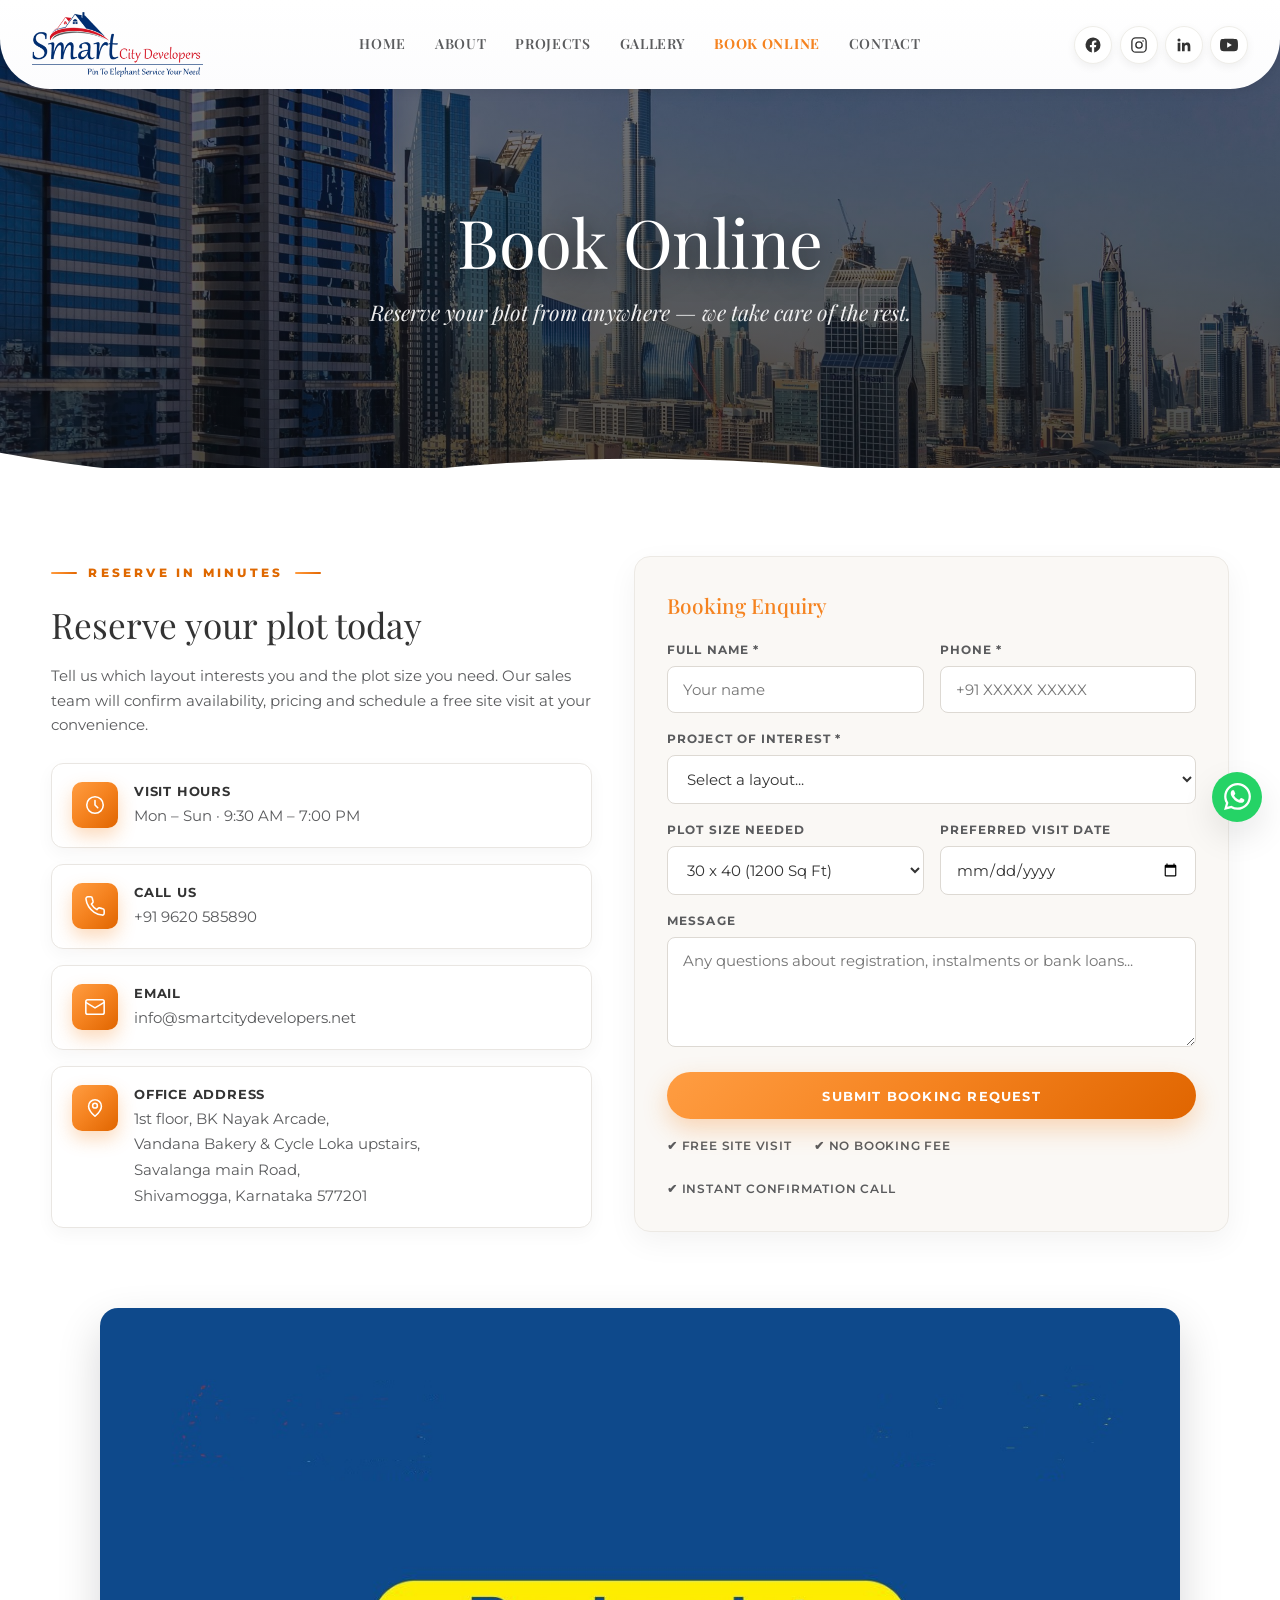
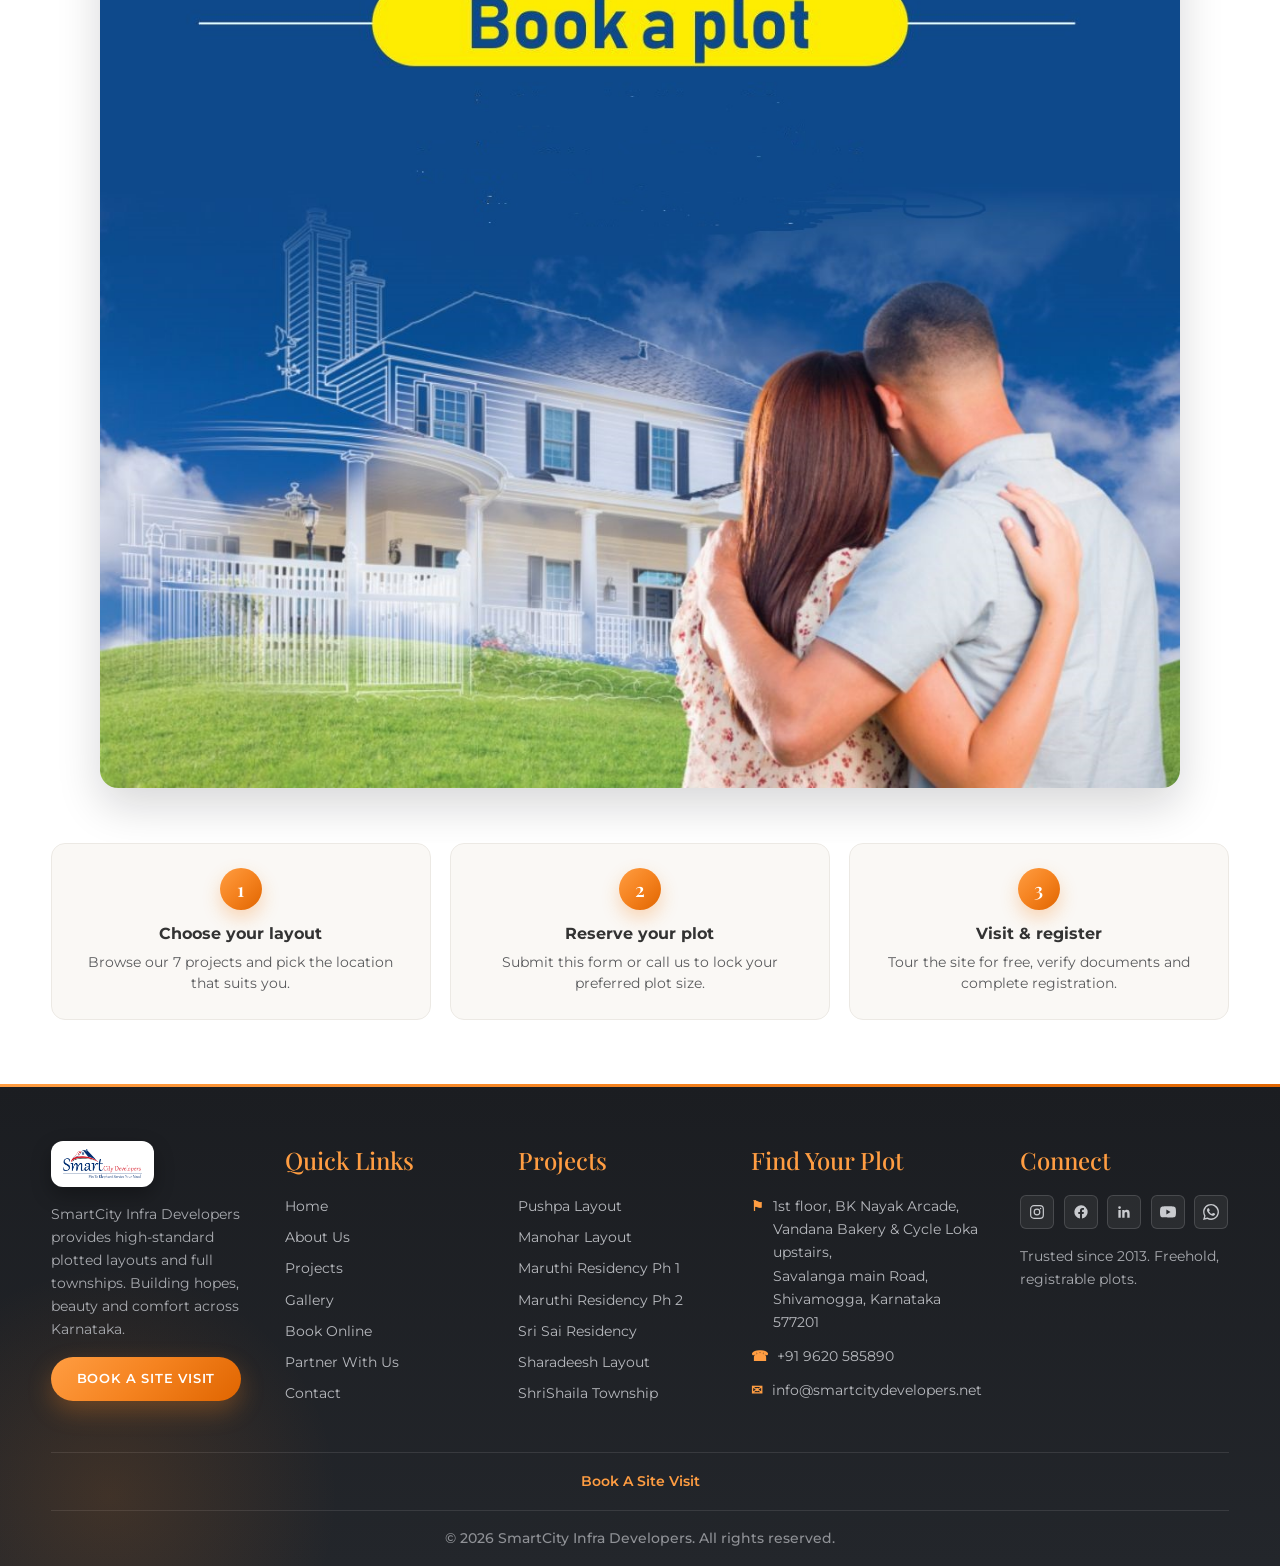
<file: book-online.html>
<!DOCTYPE html>
<html lang="en">
<head>
<meta charset="utf-8">
<meta name="viewport" content="width=device-width, initial-scale=1, viewport-fit=cover">
<meta name="theme-color" content="#f58320">
<meta name="mobile-web-app-capable" content="yes">
<meta name="apple-mobile-web-app-capable" content="yes">
<meta name="apple-mobile-web-app-status-bar-style" content="default">
<meta name="apple-mobile-web-app-title" content="SmartCity">
<link rel="manifest" href="manifest.json">
<link rel="icon" type="image/png" sizes="192x192" href="assets/icons/icon-192.png">
<link rel="icon" type="image/png" sizes="16x16" href="assets/icons/favicon-16.png">
<link rel="icon" type="image/png" sizes="32x32" href="assets/icons/favicon-32.png">
<link rel="icon" type="image/x-icon" href="favicon.ico">
<link rel="apple-touch-icon" sizes="180x180" href="assets/icons/apple-touch-icon.png">
<title>Book Online | SmartCity Infra Developers — Site Visit &amp; Booking</title>
<meta name="description" content="Book a plot online with SmartCity Infra Developers. Schedule a free site visit, choose your layout and preferred plot size across Shivamogga.">
<link rel="canonical" href="https://smartcitydevelopers.net/book-online.html">
<meta property="og:type" content="website">
<meta property="og:site_name" content="SmartCity Infra Developers">
<meta property="og:locale" content="en_IN">
<meta property="og:url" content="https://smartcitydevelopers.net/book-online.html">
<meta property="og:title" content="Book Online | SmartCity Infra Developers — Site Visit &amp; Booking">
<meta property="og:description" content="Book a plot online with SmartCity Infra Developers. Schedule a free site visit, choose your layout and preferred plot size across Shivamogga.">
<meta property="og:image" content="https://smartcitydevelopers.net/assets/img/hero/kent-tupas-2jfZ2Vj06sk-unsplash-scaled.jpg">
<meta property="og:image:width" content="1200">
<meta property="og:image:height" content="630">
<meta name="twitter:card" content="summary_large_image">
<meta name="twitter:title" content="Book Online | SmartCity Infra Developers — Site Visit &amp; Booking">
<meta name="twitter:description" content="Book a plot online with SmartCity Infra Developers. Schedule a free site visit, choose your layout and preferred plot size across Shivamogga.">
<meta name="twitter:image" content="https://smartcitydevelopers.net/assets/img/hero/kent-tupas-2jfZ2Vj06sk-unsplash-scaled.jpg"><link rel="preconnect" href="https://fonts.googleapis.com">
<link rel="preconnect" href="https://fonts.gstatic.com" crossorigin>
<link href="https://fonts.googleapis.com/css2?family=Montserrat:wght@400;500;600;700;800&family=Bodoni+Moda:opsz,wght@6..96,400;6..96,500;6..96,600&family=Playfair+Display:ital,wght@0,400;0,500;0,600;0,700;1,400;1,500;1,600&display=swap" rel="stylesheet">
<style>
:root{
  --brand:#f58320;--brand-d:#df6800;
  --ink:#5a5b5d;--dark:#333333;
  --bg:#ffffff;--sec:#efefef;--foot:#e3e3e3;
  --f-body:'Montserrat',sans-serif;--f-head:'Playfair Display',serif;--f-quote:'Playfair Display',serif;
}
*{margin:0;padding:0;box-sizing:border-box}
html{scroll-behavior:smooth}
body{font-family:var(--f-body);color:var(--ink);background:var(--bg);line-height:1.6;-webkit-tap-highlight-color:transparent}
img{display:block;max-width:100%}
a{text-decoration:none;color:inherit}
ul{list-style:none}
.wrap{width:min(1200px,92%);margin-inline:auto}

.site-header{position:fixed;top:0;left:0;right:0;z-index:60;display:flex;justify-content:flex-start;padding:0}
.header-inner{position:relative;width:100%;display:flex;align-items:center;justify-content:space-between;gap:1rem;background:#fff;border-radius:0 0 50px 50px;box-shadow:0 0 14px rgba(0,0,0,.10);padding:0 clamp(1rem,2.5vw,2rem);height:74px;transition:height .3s,box-shadow .3s}
.site-header.shrink .header-inner{height:54px;box-shadow:0 2px 10px rgba(0,0,0,.08)}
.brand img{height:54px;width:auto;display:block}
.h-social{display:flex;align-items:center;gap:.45rem;margin-left:1.1rem}
.h-social a{width:32px;height:32px;border-radius:50%;display:grid;place-items:center;background:#f6f6f6;color:var(--ink);border:1px solid #e5e5e5;transition:.25s}
.h-social svg{width:15px;height:15px}
.h-social a:hover{background:var(--brand);color:#fff;border-color:var(--brand);transform:translateY(-2px)}
.nav-main{position:absolute;left:50%;transform:translateX(-50%);display:flex;align-items:center;gap:.2rem}
.nav-main a{padding:.55rem .6rem;font-size:12.5px;font-weight:500;text-transform:uppercase;letter-spacing:.2px;color:var(--ink);position:relative;white-space:nowrap}
.nav-main a:hover,.nav-main a.on{color:var(--brand);font-weight:700}
.nav-main a::after{content:"";position:absolute;left:.6rem;right:.6rem;bottom:.35rem;height:2px;background:var(--brand);transform:scaleX(0);transition:.25s;transform-origin:left}
.nav-main a:hover::after{transform:scaleX(1)}
.nav-burger{display:none;background:none;border:0;cursor:pointer;width:38px;height:38px;position:relative}
.nav-burger i,.nav-burger i::before,.nav-burger i::after{content:"";position:absolute;left:7px;width:24px;height:3px;border-radius:2px;background:var(--brand);transition:.25s}
.nav-burger i{top:18px}
.nav-burger i::before{top:-8px}
.nav-burger i::after{top:8px}

.m-menu{position:fixed;inset:0;background:#fff;z-index:80;display:flex;flex-direction:column;justify-content:center;padding:2rem;opacity:0;visibility:hidden;transition:.3s}
.m-menu.open{opacity:1;visibility:visible}
.m-menu .close{position:absolute;top:1.2rem;right:1rem;background:none;border:0;font-size:2rem;color:var(--brand);cursor:pointer;line-height:1}
.m-menu a{font-size:1.35rem;font-weight:700;color:var(--dark);padding:.72rem 0;border-bottom:1px solid #eee;text-transform:uppercase;letter-spacing:.5px}
.m-menu a:hover,.m-menu a.on{color:var(--brand)}
.m-menu .m-foot{margin-top:2rem;font-size:.9rem;color:var(--ink)}
.m-menu .m-foot a{display:inline-block;font-size:.9rem;border:0;padding:0 .6rem 0 0;color:var(--brand);text-transform:none}

.phero{position:relative;min-height:52vh;min-height:52svh;display:flex;align-items:center;background:#111;overflow:hidden}
.phero img{position:absolute;inset:0;width:100%;height:100%;object-fit:cover}
.phero .veil{position:absolute;inset:0;background:linear-gradient(180deg,rgba(0,0,0,.42),rgba(0,0,0,.65))}
.phero .wrap{position:relative;z-index:2;text-align:center;color:#fff;padding:8rem 0 4rem}
.phero h1{font-family:var(--f-head);font-weight:400;font-size:clamp(2.6rem,6vw,4.2rem);line-height:1.15;text-shadow:0 4px 26px rgba(0,0,0,.5)}
.phero p{font-family:var(--f-quote);font-style:italic;font-size:clamp(1.05rem,2.2vw,1.35rem);margin-top:.9rem;color:rgba(255,255,255,.92);font-weight:400}
.curve{position:relative;z-index:3;margin-top:-34px;line-height:0;background:transparent;pointer-events:none}
.curve svg{width:100%;height:58px;display:block;overflow:visible}

.contact-sec{padding:4rem 0 4.4rem;background:var(--bg)}
.c-grid{display:grid;grid-template-columns:1fr 1.1fr;gap:2.6rem;align-items:start}
.c-title{font-family:var(--f-head);font-weight:400;color:var(--dark);font-size:clamp(1.5rem,3vw,2.2rem);margin-bottom:.7rem}
.c-lead{font-size:.96rem;margin-bottom:1.6rem}
.c-info{display:grid;gap:1rem}
.c-card{display:flex;gap:1rem;align-items:flex-start;background:#fff;border:1px solid #e9e6e2;border-radius:12px;padding:1.15rem 1.25rem;box-shadow:0 6px 18px rgba(0,0,0,.04)}
.c-card .ic{width:46px;height:46px;flex:0 0 46px;border-radius:10px;background:rgba(245,131,32,.10);color:var(--brand);display:grid;place-items:center;font-size:1.15rem}
.c-card .ic svg{width:22px;height:22px}
.c-card b{display:block;color:var(--dark);font-size:.8rem;text-transform:uppercase;letter-spacing:.8px}
.c-card a,.c-card span{font-size:.95rem;color:var(--ink)}
.c-card a:hover{color:var(--brand-d)}

.c-form{background:#faf8f5;border:1px solid #ece9e4;border-radius:16px;padding:2rem;box-shadow:0 10px 30px rgba(0,0,0,.05)}
.c-form .f-head{font-family:var(--f-head);font-weight:500;color:var(--brand);font-size:1.3rem;margin-bottom:1.2rem}
.f-row{display:grid;grid-template-columns:1fr 1fr;gap:1rem}
.f-group{margin-bottom:1.1rem}
.f-group label{display:block;font-size:11.5px;font-weight:700;text-transform:uppercase;letter-spacing:1.1px;color:var(--ink);margin-bottom:.4rem}
.f-group input,.f-group select,.f-group textarea{width:100%;font-family:var(--f-body);font-size:.95rem;color:var(--dark);background:#fff;border:1px solid #ddd9d3;border-radius:8px;padding:.8rem .95rem;transition:border-color .25s,box-shadow .25s;outline:0}
.f-group textarea{resize:vertical;min-height:110px}
.f-group input:focus,.f-group select:focus,.f-group textarea:focus{border-color:var(--brand);box-shadow:0 0 0 3px rgba(245,131,32,.14)}
.f-btn{background:var(--brand);color:#fff;font-family:var(--f-body);font-size:13px;font-weight:700;text-transform:uppercase;letter-spacing:1.2px;border:0;border-radius:999px;padding:.95rem 2.2rem;cursor:pointer;transition:.25s;width:100%}
.f-btn:hover{background:var(--brand-d);box-shadow:0 10px 24px rgba(245,131,32,.35)}
.f-note{display:none;margin-top:1rem;text-align:center;background:#e9f9ef;border:1px solid #bfe9cf;color:#1c7c44;font-size:.9rem;font-weight:600;border-radius:8px;padding:.8rem}
.f-note.show{display:block}
.f-trust{display:flex;gap:1.4rem;flex-wrap:wrap;margin-top:1.1rem;font-size:.78rem;color:var(--ink);font-weight:600;text-transform:uppercase;letter-spacing:.8px}
.f-trust span{display:inline-flex;align-items:center;gap:.4rem}

.steps{padding:0 0 4rem;background:var(--bg)}
.steps .wrap{display:grid;grid-template-columns:repeat(3,1fr);gap:1.2rem}
.step{background:#faf8f5;border:1px solid #ece9e4;border-radius:14px;padding:1.5rem 1.4rem;text-align:center}
.step .n{width:42px;height:42px;margin:0 auto .7rem;border-radius:50%;background:rgba(245,131,32,.12);color:var(--brand-d);font-family:var(--f-head);font-weight:600;font-size:1.2rem;display:grid;place-items:center}
.step b{display:block;color:var(--dark);margin-bottom:.3rem}
.step p{font-size:.85rem}

footer{background:var(--foot)}
.fflex{display:grid;grid-template-columns:1fr 1fr 1fr 1fr 1fr;gap:2.4rem;padding:3.6rem 0 2.4rem}
.fflex h3{font-family:var(--f-head);font-weight:500;font-size:1.5rem;color:var(--brand);margin-bottom:1rem}
.fflex p{font-size:.9rem}
.fflex ul li{margin-bottom:.5rem;font-size:.9rem}
.fflex ul a:hover{color:var(--brand-d)}
.fflex .abi img{height:46px;width:auto;margin-bottom:1rem}
.fflex .con li{display:flex;gap:.55rem;margin-bottom:.7rem;font-size:.9rem}
.fflex .con .ico{color:var(--brand);font-weight:700}
.fflex .con a:hover{color:var(--brand-d)}
.social{display:flex;gap:.6rem;margin-top:1rem}
.social a{width:34px;height:34px;border-radius:6px;display:grid;place-items:center;color:var(--ink);background:#fff;font-size:.9rem;border:1px solid #d4d4d4;transition:.25s}
.social a:hover{color:var(--brand);border-color:var(--brand)}
.social svg{width:16px;height:16px}
.fflex .btn{display:inline-block;margin-top:1rem;background:var(--brand);color:#fff;font-size:12.5px;font-weight:600;text-transform:uppercase;letter-spacing:.8px;padding:.75rem 1.6rem;border-radius:999px;transition:.25s}
.fflex .btn:hover{background:var(--brand-d)}
.fbottom{display:flex;align-items:center;gap:.8rem;flex-wrap:wrap;padding:1.1rem 0;border-top:1px solid #cecece;font-size:.85rem}
.fbottom a{font-weight:600;color:var(--brand-d);display:inline-flex;align-items:center;gap:.8rem}
.fbottom a+a::before{content:"";width:1px;height:14px;background:var(--brand)}
.fcopy{padding:1rem 0;font-size:14px;font-weight:500;color:var(--ink);border-top:1px solid #cecece;display:flex;justify-content:space-between;gap:1rem;flex-wrap:wrap}
.fcopy b{font-weight:800}

@media (max-width:1040px){
  .h-social{display:none}
}
@media (max-width:1020px){
  .c-grid{grid-template-columns:1fr}
  .steps .wrap{grid-template-columns:1fr}
  .fflex{grid-template-columns:1fr 1fr;gap:2rem}
}
@media (max-width:767px){
  .site-header{top:0}
  .header-inner{height:60px;border-radius:0 0 30px 30px;padding:0 14px}
  .brand img{height:46px}
  .h-social{display:none}
  .nav-main{display:none}
  .nav-burger{display:block}
  .curve{margin-top:-16px}
  .curve svg{height:26px}
  .phero{min-height:46vh}
  .contact-sec{padding:2.4rem 0}
  .c-form{padding:1.4rem}
  .f-row{grid-template-columns:1fr}
  .fflex{grid-template-columns:1fr}
  .fcopy{flex-direction:column;gap:.4rem}
}
</style>
<link rel="stylesheet" href="assets/css/ux.css?v=17">
  <script type="application/ld+json">
{
    "@context":  "https://schema.org",
    "@graph":  [
                   {
                       "provider":  {
                                        "telephone":  "+919620585890",
                                        "name":  "SmartCity Infra Developers",
                                        "@type":  "RealEstateAgent"
                                    },
                       "url":  "https://smartcitydevelopers.net/book-online.html",
                       "name":  "SmartCity Infra Developers - Book a Plot or Site Visit Online",
                       "@type":  "Service"
                   },
                   {
                       "@type":  "BreadcrumbList",
                       "itemListElement":  [
                                               {
                                                   "position":  1,
                                                   "name":  "Home",
                                                   "item":  "https://smartcitydevelopers.net/index.html",
                                                   "@type":  "ListItem"
                                               },
                                               {
                                                   "position":  2,
                                                   "name":  "Book Online",
                                                   "item":  "https://smartcitydevelopers.net/book-online.html",
                                                   "@type":  "ListItem"
                                               }
                                           ]
                   }
               ]
}
</script>
  <link rel="stylesheet" href="assets/css/pwa.css?v=1">
</head>
<body>

<header class="site-header" id="siteHeader">
  <div class="header-inner">
    <a class="brand" href="index.html"><img src="assets/img/logo.png" alt="SmartCity Infra Developers logo"></a>
    <div class="h-social" aria-label="Social media">
      <a href="https://facebook.com" target="_blank" rel="noopener" aria-label="Facebook"><svg viewBox="0 0 24 24" fill="currentColor"><path d="M22 12a10 10 0 1 0-11.56 9.88v-6.99H7.9V12h2.54V9.8c0-2.5 1.49-3.89 3.77-3.89 1.09 0 2.24.2 2.24.2v2.46h-1.26c-1.24 0-1.63.77-1.63 1.56V12h2.78l-.44 2.89h-2.34v6.99A10 10 0 0 0 22 12z"/></svg></a>
      <a href="https://instagram.com" target="_blank" rel="noopener" aria-label="Instagram"><svg viewBox="0 0 24 24" fill="none" stroke="currentColor" stroke-width="1.8"><rect x="2.5" y="2.5" width="19" height="19" rx="5"/><circle cx="12" cy="12" r="4.2"/><circle cx="17.4" cy="6.6" r="1.1" fill="currentColor" stroke="none"/></svg></a>
      <a href="https://linkedin.com" target="_blank" rel="noopener" aria-label="LinkedIn"><svg viewBox="0 0 24 24" fill="currentColor"><path d="M20.45 20.45h-3.55v-5.57c0-1.33-.03-3.04-1.85-3.04-1.86 0-2.14 1.45-2.14 2.94v5.67H9.35V9h3.41v1.56h.05c.48-.9 1.64-1.85 3.37-1.85 3.6 0 4.27 2.37 4.27 5.46v6.28zM5.34 7.43a2.06 2.06 0 1 1 0-4.12 2.06 2.06 0 0 1 0 4.12zM7.12 20.45H3.56V9h3.56v11.45z"/></svg></a>
      <a href="https://youtube.com" target="_blank" rel="noopener" aria-label="YouTube"><svg viewBox="0 0 24 24" fill="currentColor"><path d="M23.5 6.19a3.02 3.02 0 0 0-2.12-2.14C19.51 3.55 12 3.55 12 3.55s-7.51 0-9.38.5A3.02 3.02 0 0 0 .5 6.19C0 8.07 0 12 0 12s0 3.93.5 5.81a3.02 3.02 0 0 0 2.12 2.14c1.87.5 9.38.5 9.38.5s7.51 0 9.38-.5a3.02 3.02 0 0 0 2.12-2.14C24 15.93 24 12 24 12s0-3.93-.5-5.81zM9.55 15.57V8.43L15.82 12l-6.27 3.57z"/></svg></a>
    </div>
    <nav class="nav-main" aria-label="Primary">
      <a href="index.html">Home</a>
      <a href="about.html">About</a>
      <a href="index.html#projects">Projects</a>
      <a href="gallery.html">Gallery</a>
      <a href="book-online.html" class="on">Book Online</a>
      <a href="contact.html">Contact</a>
    </nav>
    <button class="nav-burger" id="burger" aria-label="Menu"><i></i></button>
  </div>
</header>

<div class="m-menu" id="mMenu">
  <button class="close" id="mClose" aria-label="Close">&#215;</button>
  <a href="index.html">Home</a>
  <a href="about.html">About</a>
  <a href="index.html#projects">Projects</a>
  <a href="gallery.html">Gallery</a>
  <a href="book-online.html" class="on">Book Online</a>
  <a href="partner-with-us.html">Partner With Us</a>
  <a href="contact.html">Contact</a>
  <div class="m-foot">
    <a href="tel:+919620585890">+91 9620 585890</a><br>
    <a href="mailto:info@smartcitydevelopers.net">info@smartcitydevelopers.net</a>
  </div>
</div>

<section class="phero">
  <img src="assets/img/hero/kent-tupas-2jfZ2Vj06sk-unsplash-scaled.jpg" alt="Book a plot at SmartCity">
  <div class="veil"></div>
  <div class="wrap">
    <h1>Book Online</h1>
    <p>Reserve your plot from anywhere &mdash; we take care of the rest.</p>
  </div>
</section>

<div class="curve">
  <svg viewBox="0 -8 1440 68" preserveAspectRatio="none"><path d="M0 52 V 14 Q 240 60 480 34 Q 720 8 960 34 Q 1200 60 1440 34 V52 Z" fill="#ffffff"></path></svg>
</div>

<section class="contact-sec">
  <div class="wrap">
    <div class="c-grid">

      <div>
        <span class="eyebrow">Reserve In Minutes</span>
        <h2 class="c-title">Reserve your plot today</h2>
        <p class="c-lead">Tell us which layout interests you and the plot size you need. Our sales team will confirm availability, pricing and schedule a free site visit at your convenience.</p>
        <div class="c-info">
          <div class="c-card">
            <div class="ic"><svg viewBox="0 0 24 24" fill="none" stroke="currentColor" stroke-width="1.7" stroke-linecap="round" stroke-linejoin="round"><circle cx="12" cy="12" r="9"/><path d="M12 7v5l3 3"/></svg></div>
            <div><b>Visit Hours</b><span>Mon – Sun &middot; 9:30 AM – 7:00 PM</span></div>
          </div>
          <div class="c-card">
            <div class="ic"><svg viewBox="0 0 24 24" fill="none" stroke="currentColor" stroke-width="1.7" stroke-linecap="round" stroke-linejoin="round"><path d="M22 16.92v3a2 2 0 0 1-2.18 2 19.79 19.79 0 0 1-8.63-3.07 19.5 19.5 0 0 1-6-6 19.79 19.79 0 0 1-3.07-8.67A2 2 0 0 1 4.11 2h3a2 2 0 0 1 2 1.72c.13.96.36 1.9.7 2.81a2 2 0 0 1-.45 2.11L8.09 9.91a16 16 0 0 0 6 6l1.27-1.27a2 2 0 0 1 2.11-.45c.91.34 1.85.57 2.81.7A2 2 0 0 1 22 16.92z"/></svg></div>
            <div><b>Call Us</b><a href="tel:+919620585890">+91 9620 585890</a></div>
          </div>
          <div class="c-card">
            <div class="ic"><svg viewBox="0 0 24 24" fill="none" stroke="currentColor" stroke-width="1.7" stroke-linecap="round" stroke-linejoin="round"><rect x="2" y="4" width="20" height="16" rx="2"/><path d="m22 7-10 6L2 7"/></svg></div>
            <div><b>Email</b><a href="mailto:info@smartcitydevelopers.net">info@smartcitydevelopers.net</a></div>
          </div>
          <div class="c-card">
            <div class="ic"><svg viewBox="0 0 24 24" fill="none" stroke="currentColor" stroke-width="1.7" stroke-linecap="round" stroke-linejoin="round"><path d="M12 21s7-6.1 7-11a7 7 0 1 0-14 0c0 4.9 7 11 7 11z"/><circle cx="12" cy="9.5" r="2.6"/></svg></div>
            <div><b>Office Address</b><span>1st floor, BK Nayak Arcade,<br>Vandana Bakery &amp; Cycle Loka upstairs,<br>Savalanga main Road,<br>Shivamogga, Karnataka 577201</span></div>
          </div>
        </div>
      </div>

      <form class="c-form" id="bForm" novalidate>
        <div class="f-head">Booking Enquiry</div>
        <div class="f-row">
          <div class="f-group"><label for="bName">Full Name *</label><input type="text" id="bName" name="name" required placeholder="Your name"></div>
          <div class="f-group"><label for="bPhone">Phone *</label><input type="tel" id="bPhone" name="phone" required placeholder="+91 XXXXX XXXXX"></div>
        </div>
        <div class="f-group"><label for="bInterest">Project Of Interest *</label>
          <select id="bInterest" name="interest" required>
            <option value="">Select a layout...</option>
            <option>Pushpa Layout — Kotegangur</option>
            <option>Manohar Layout — Kotegangur</option>
            <option>Maruthi Residency Ph 1 — Virupinakoppa</option>
            <option>Maruthi Residency Ph 2 — Sri RamPura</option>
            <option>Sri Sai Residency — Nidige</option>
            <option>Sharadeesh Layout — Bommanakatte</option>
            <option>ShriShaila Township — Purle</option>
            <option>Other / General Enquiry</option>
          </select>
        </div>
        <div class="f-row">
          <div class="f-group"><label for="bSize">Plot Size Needed</label>
            <select id="bSize" name="size">
              <option>30 x 40 (1200 Sq Ft)</option>
              <option>30 x 50 (1500 Sq Ft)</option>
              <option>40 x 60 (2400 Sq Ft)</option>
              <option>Not sure / Need guidance</option>
            </select>
          </div>
          <div class="f-group"><label for="bDate">Preferred Visit Date</label><input type="date" id="bDate" name="date"></div>
        </div>
        <div class="f-group"><label for="bMsg">Message</label><textarea id="bMsg" name="message" placeholder="Any questions about registration, instalments or bank loans..."></textarea></div>
        <button class="f-btn" type="submit">Submit Booking Request</button>
        <div class="f-note" id="bNote">Thank you! Your booking request has been prepared — send it from your email app and our team will confirm your visit shortly.</div>
        <div class="f-trust">
          <span>&#10004; Free site visit</span>
          <span>&#10004; No booking fee</span>
          <span>&#10004; Instant confirmation call</span>
        </div>
      </form>

    </div>
  </div>
</section>

<section class="ban">
  <div class="wrap">
    <img src="assets/img/depbook-ur-plot-now.jpg" alt="Book your plot now with SmartCity">
  </div>
</section>

<section class="steps">
  <div class="wrap">
    <div class="step"><div class="n">1</div><b>Choose your layout</b><p>Browse our 7 projects and pick the location that suits you.</p></div>
    <div class="step"><div class="n">2</div><b>Reserve your plot</b><p>Submit this form or call us to lock your preferred plot size.</p></div>
    <div class="step"><div class="n">3</div><b>Visit &amp; register</b><p>Tour the site for free, verify documents and complete registration.</p></div>
  </div>
</section>

<footer>
  <div class="wrap">
    <div class="fflex">
      <div class="abi">
        <img src="assets/img/logo.png" alt="SmartCity Infra Developers">
        <p>SmartCity Infra Developers provides high-standard plotted layouts and full townships. Building hopes, beauty and comfort across Karnataka.</p>
        <a class="btn" href="contact.html">Book A Site Visit</a>
      </div>
      <div>
        <h3>Quick Links</h3>
        <ul>
          <li><a href="index.html">Home</a></li>
          <li><a href="about.html">About Us</a></li>
          <li><a href="index.html#projects">Projects</a></li>
          <li><a href="gallery.html">Gallery</a></li>
          <li><a href="book-online.html">Book Online</a></li>
          <li><a href="partner-with-us.html">Partner With Us</a></li>
          <li><a href="contact.html">Contact</a></li>
        </ul>
      </div>
      <div>
        <h3>Projects</h3>
        <ul>
          <li><a href="pushpa.html">Pushpa Layout</a></li>
          <li><a href="manohar-layout.html">Manohar Layout</a></li>
          <li><a href="maruthi-phase-1.html">Maruthi Residency Ph 1</a></li>
          <li><a href="maruthi-phase-2.html">Maruthi Residency Ph 2</a></li>
          <li><a href="sri-sai.html">Sri Sai Residency</a></li>
          <li><a href="sharadeesh-layout.html">Sharadeesh Layout</a></li>
          <li><a href="sri-saila-township.html">ShriShaila Township</a></li>
        </ul>
      </div>
      <div>
        <h3>Find Your Plot</h3>
        <ul class="con">
          <li><span class="ico">&#9873;</span><span>1st floor, BK Nayak Arcade,<br>Vandana Bakery &amp; Cycle Loka upstairs,<br>Savalanga main Road,<br>Shivamogga, Karnataka 577201</span></li>
          <li><span class="ico">&#9742;</span><a href="tel:+919620585890">+91 9620 585890</a></li>
          <li><span class="ico">&#9993;</span><a href="mailto:info@smartcitydevelopers.net">info@smartcitydevelopers.net</a></li>
        </ul>
      </div>
      <div>
        <h3>Connect</h3>
        <div class="social">
          <a href="https://instagram.com" target="_blank" rel="noopener" aria-label="Instagram"><svg viewBox="0 0 24 24" fill="none" stroke="currentColor" stroke-width="1.8"><rect x="2.5" y="2.5" width="19" height="19" rx="5"/><circle cx="12" cy="12" r="4.2"/><circle cx="17.4" cy="6.6" r="1.1" fill="currentColor" stroke="none"/></svg></a>
          <a href="https://facebook.com" target="_blank" rel="noopener" aria-label="Facebook"><svg viewBox="0 0 24 24" fill="currentColor"><path d="M22 12a10 10 0 1 0-11.56 9.88v-6.99H7.9V12h2.54V9.8c0-2.5 1.49-3.89 3.77-3.89 1.09 0 2.24.2 2.24.2v2.46h-1.26c-1.24 0-1.63.77-1.63 1.56V12h2.78l-.44 2.89h-2.34v6.99A10 10 0 0 0 22 12z"/></svg></a>
          <a href="https://linkedin.com" target="_blank" rel="noopener" aria-label="LinkedIn"><svg viewBox="0 0 24 24" fill="currentColor"><path d="M20.45 20.45h-3.55v-5.57c0-1.33-.03-3.04-1.85-3.04-1.86 0-2.14 1.45-2.14 2.94v5.67H9.35V9h3.41v1.56h.05c.48-.9 1.64-1.85 3.37-1.85 3.6 0 4.27 2.37 4.27 5.46v6.28zM5.34 7.43a2.06 2.06 0 1 1 0-4.12 2.06 2.06 0 0 1 0 4.12zM7.12 20.45H3.56V9h3.56v11.45z"/></svg></a>
          <a href="https://youtube.com" target="_blank" rel="noopener" aria-label="YouTube"><svg viewBox="0 0 24 24" fill="currentColor"><path d="M23.5 6.19a3.02 3.02 0 0 0-2.12-2.14C19.51 3.55 12 3.55 12 3.55s-7.51 0-9.38.5A3.02 3.02 0 0 0 .5 6.19C0 8.07 0 12 0 12s0 3.93.5 5.81a3.02 3.02 0 0 0 2.12 2.14c1.87.5 9.38.5 9.38.5s7.51 0 9.38-.5a3.02 3.02 0 0 0 2.12-2.14C24 15.93 24 12 24 12s0-3.93-.5-5.81zM9.55 15.57V8.43L15.82 12l-6.27 3.57z"/></svg></a>
          <a href="https://wa.me/919620585890" target="_blank" rel="noopener" aria-label="WhatsApp"><svg viewBox="0 0 24 24" fill="currentColor"><path d="M17.47 14.38c-.3-.15-1.76-.87-2.03-.97-.27-.1-.47-.15-.67.15-.2.3-.77.97-.95 1.17-.17.2-.35.22-.65.07-.3-.15-1.26-.46-2.4-1.48-.89-.79-1.49-1.77-1.66-2.07-.17-.3-.02-.46.13-.61.13-.13.3-.35.45-.52.15-.17.2-.3.3-.5.1-.2.05-.37-.02-.52-.08-.15-.67-1.62-.92-2.22-.24-.58-.49-.5-.67-.51h-.57c-.2 0-.52.07-.8.37-.27.3-1.04 1.02-1.04 2.5 0 1.47 1.07 2.9 1.22 3.1.15.2 2.1 3.2 5.1 4.49.71.3 1.27.49 1.7.63.72.23 1.37.2 1.88.12.58-.09 1.76-.72 2.01-1.41.25-.7.25-1.29.17-1.41-.07-.13-.27-.2-.57-.35zM12.05 21.79h-.01a9.87 9.87 0 0 1-5.03-1.38l-.36-.21-3.74.98 1-3.65-.24-.37a9.86 9.86 0 1 1 8.38 4.63zm8.42-18.3A11.82 11.82 0 0 0 12.04 0C5.5 0 .16 5.34.16 11.92c0 2.1.55 4.15 1.6 5.96L.05 24l6.27-1.64a11.9 11.9 0 0 0 5.72 1.46h.01c6.54 0 11.87-5.34 11.87-11.92 0-3.18-1.24-6.17-3.4-8.41z"/></svg></a>
        </div>
        <p style="margin-top:1rem;font-size:.9rem">Trusted since 2013. Freehold, registrable plots.</p>
      </div>
    </div>
    <div class="fbottom">
      <a href="tel:+919620585890">Book A Site Visit</a>
    </div>
    <div class="fcopy">
      <span>&copy; 2026 SmartCity Infra Developers. All rights reserved.</span>
    </div>
  </div>
</footer>

<script>
(function () {
  var header = document.getElementById("siteHeader");
  window.addEventListener("scroll", function () {
    header.classList.toggle("shrink", window.scrollY > 50);
  }, { passive: true });

  var burger = document.getElementById("burger"), menu = document.getElementById("mMenu");
  function openMenu() { menu.classList.add("open"); document.body.style.overflow = "hidden"; }
  function closeMenu() { menu.classList.remove("open"); document.body.style.overflow = ""; }
  burger.addEventListener("click", openMenu);
  document.getElementById("mClose").addEventListener("click", closeMenu);

  var form = document.getElementById("bForm");
  form.addEventListener("submit", function (e) {
    e.preventDefault();
    if (!form.checkValidity()) { form.reportValidity(); return; }
    var n = document.getElementById("bName").value;
    var p = document.getElementById("bPhone").value;
    var it = document.getElementById("bInterest").value;
    var sz = document.getElementById("bSize").value;
    var dt = document.getElementById("bDate").value;
    var ms = document.getElementById("bMsg").value;
    var subject = encodeURIComponent("Booking Request — " + it);
    var body = encodeURIComponent(
      "Name: " + n + "\nPhone: " + p + "\nProject: " + it + "\nPlot size: " + sz + "\nPreferred visit date: " + (dt || "Not specified") + "\n\nMessage:\n" + ms
    );
    window.location.href = "mailto:info@smartcitydevelopers.net?subject=" + subject + "&body=" + body;
    document.getElementById("bNote").classList.add("show");
  });

  if ("serviceWorker" in navigator && (location.protocol === "https:" || location.hostname === "localhost" || location.hostname === "127.0.0.1")) {
    window.addEventListener("load", function () { navigator.serviceWorker.register("sw.js").catch(function () {}); });
  }
})();
</script>
<script src="assets/js/ux.js?v=5" defer></script>
<nav class="m-nav" aria-label="Mobile navigation">
  <a href="index.html"><svg viewBox="0 0 24 24" fill="none" stroke="currentColor" stroke-width="1.7" stroke-linecap="round" stroke-linejoin="round" aria-hidden="true"><path d="M3 11.5 12 4l9 7.5M5.5 10v9a1 1 0 0 0 1 1h11a1 1 0 0 0 1-1v-9"/></svg><span>Home</span></a>
  <a href="about.html"><svg viewBox="0 0 24 24" fill="none" stroke="currentColor" stroke-width="1.7" stroke-linecap="round" stroke-linejoin="round" aria-hidden="true"><circle cx="12" cy="12" r="9"/><path d="M12 11.5V16"/><circle cx="12" cy="8" r="1" fill="currentColor" stroke="none"/></svg><span>About</span></a>
  <a href="index.html#projects"><svg viewBox="0 0 24 24" fill="none" stroke="currentColor" stroke-width="1.7" stroke-linecap="round" stroke-linejoin="round" aria-hidden="true"><path d="M4 21V5a1 1 0 0 1 1-1h9a1 1 0 0 1 1 1v16M4 21h16M8 21v-4h3v4"/><path d="M8 8h1M8 12h1M11 9h1"/></svg><span>Projects</span></a>
  <a href="gallery.html"><svg viewBox="0 0 24 24" fill="none" stroke="currentColor" stroke-width="1.7" stroke-linecap="round" stroke-linejoin="round" aria-hidden="true"><rect x="3" y="4.5" width="18" height="15" rx="2.5"/><circle cx="9" cy="10" r="2"/><path d="m4 17.5 4.5-4 3.5 3 4-4 4 3.5"/></svg><span>Gallery</span></a>
  <a href="book-online.html" class="on"><svg viewBox="0 0 24 24" fill="none" stroke="currentColor" stroke-width="1.7" stroke-linecap="round" stroke-linejoin="round" aria-hidden="true"><rect x="3" y="4.5" width="18" height="16" rx="2.5"/><path d="M8 2.8v3M16 2.8v3M3 9.5h18"/></svg><span>Book</span></a>
  <a href="contact.html"><svg viewBox="0 0 24 24" fill="none" stroke="currentColor" stroke-width="1.7" stroke-linecap="round" stroke-linejoin="round" aria-hidden="true"><path d="M6.5 3.5h2.4a1.5 1.5 0 0 1 1.5 1.3c.09.7.27 1.4.55 2.1a1.5 1.5 0 0 1-.34 1.58L9.5 10a12.5 12.5 0 0 0 4.5 4.5l1.5-1.1a1.5 1.5 0 0 1 1.58-.34c.7.28 1.4.46 2.1.55a1.5 1.5 0 0 1 1.3 1.5v2.4a1.5 1.5 0 0 1-1.63 1.5A17.5 17.5 0 0 1 4 5.13 1.5 1.5 0 0 1 6.5 3.5z"/></svg><span>Contact</span></a>
</nav>
  <script src="assets/js/pwa.js?v=1" defer></script>
</body>
</html>
</file>
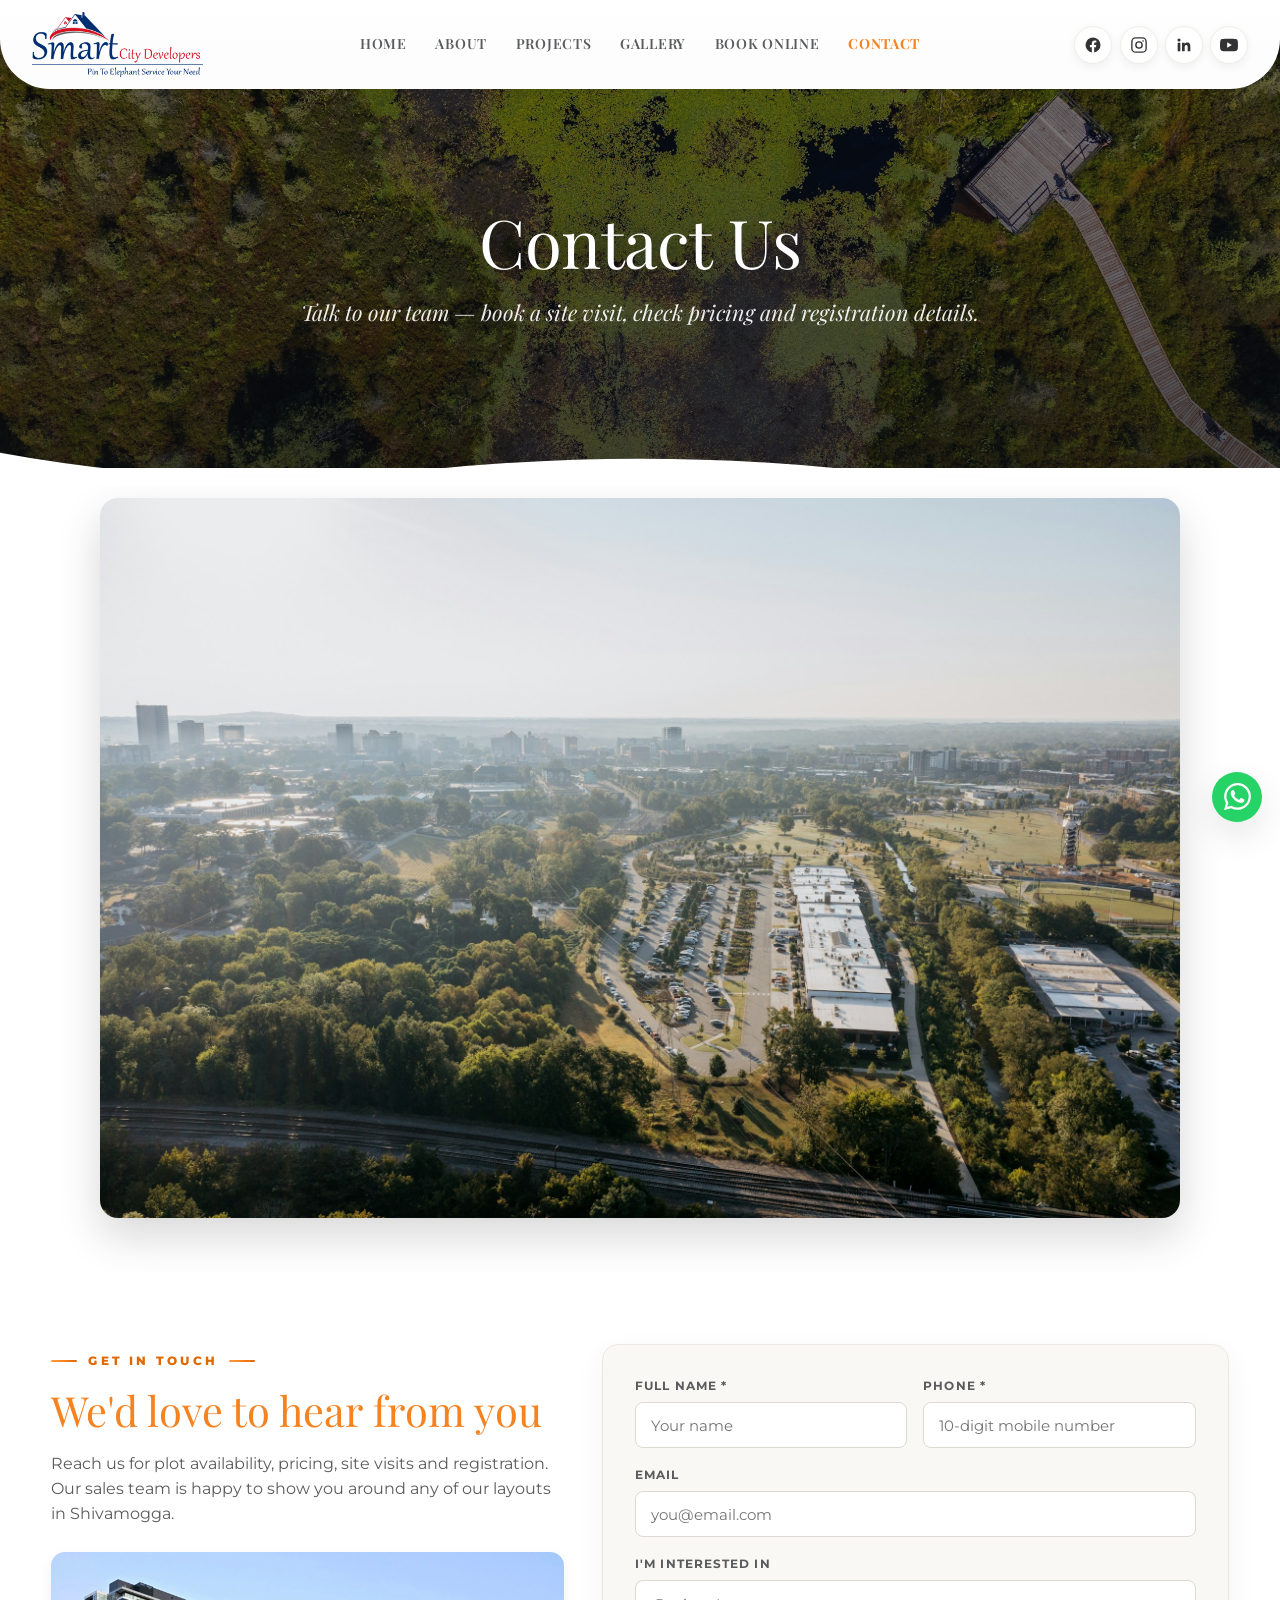
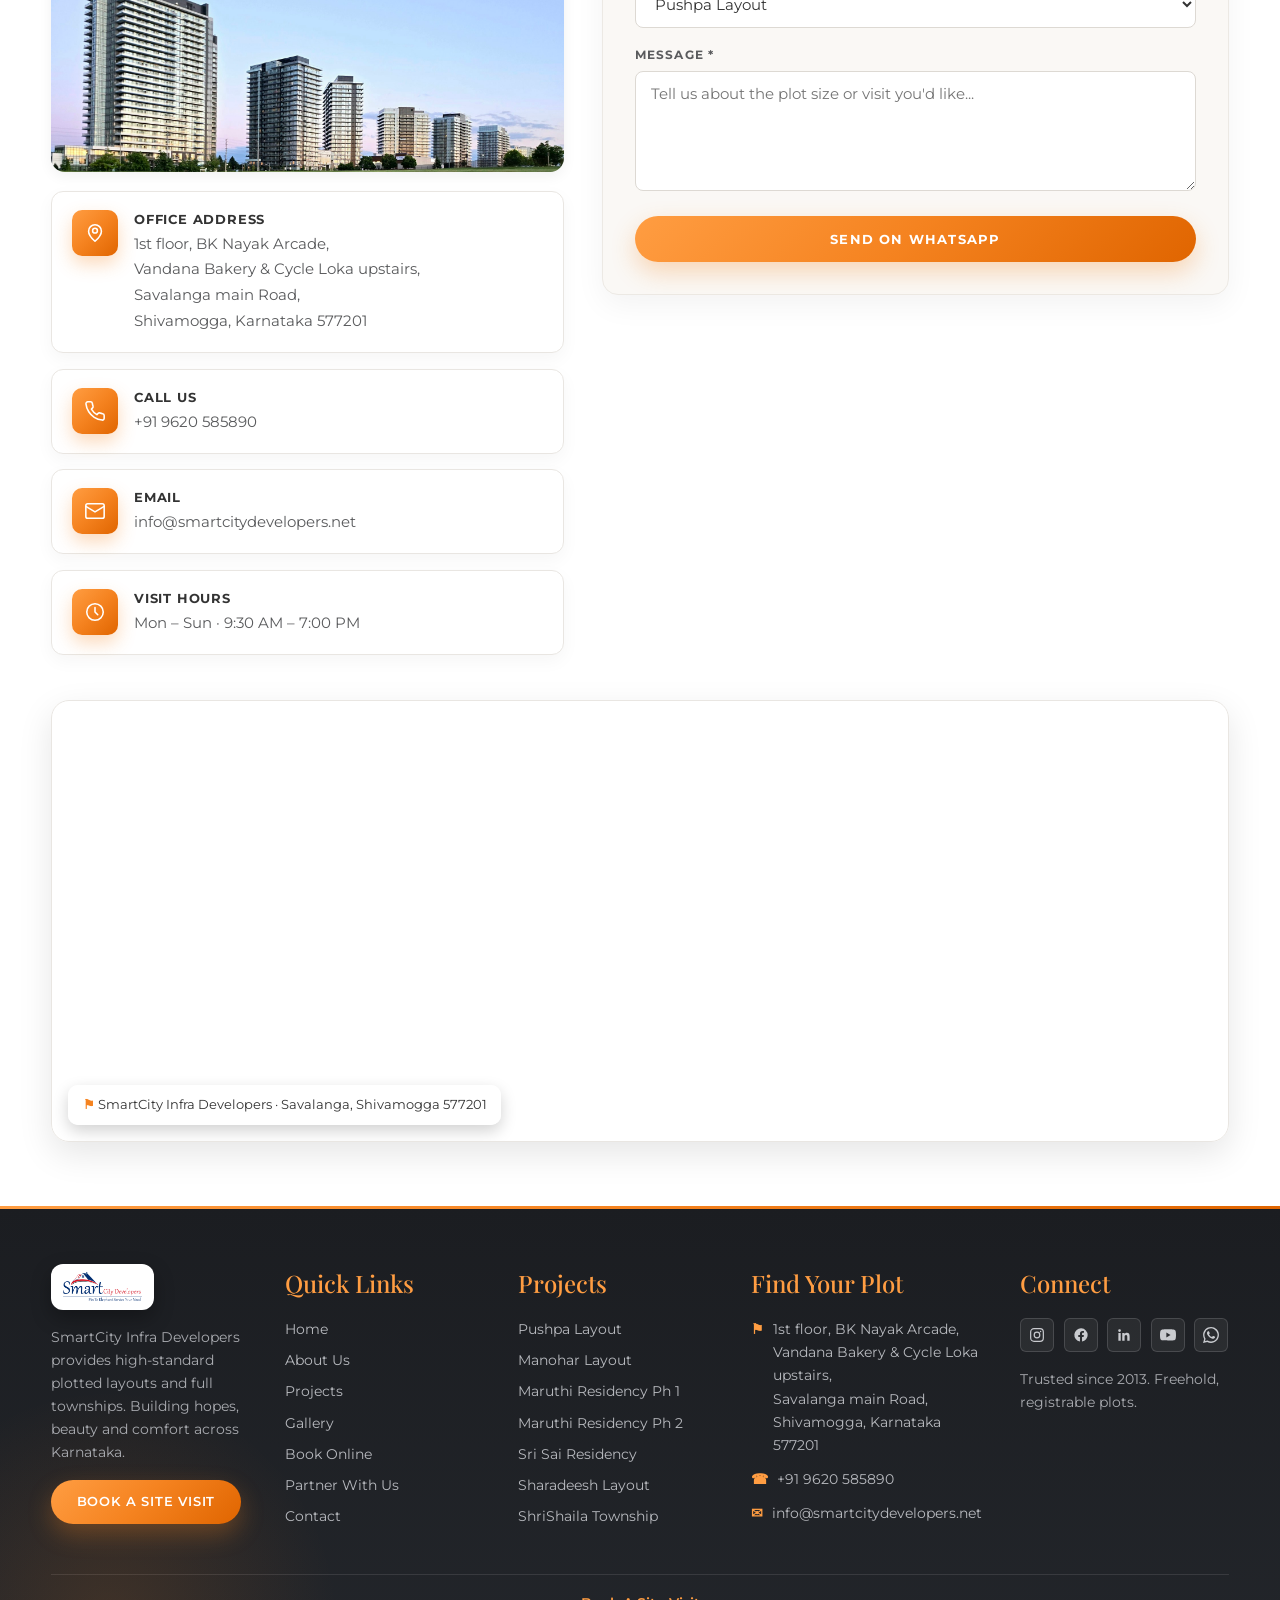
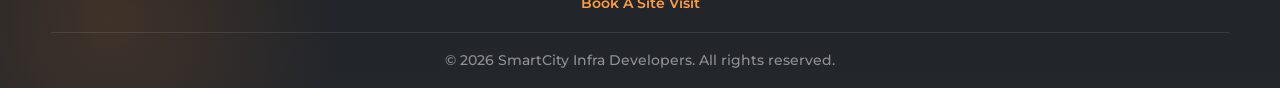
<file: contact.html>
<!DOCTYPE html>
<html lang="en">
<head>
<meta charset="utf-8">
<meta name="viewport" content="width=device-width, initial-scale=1, viewport-fit=cover">
<meta name="theme-color" content="#f58320">
<meta name="mobile-web-app-capable" content="yes">
<meta name="apple-mobile-web-app-capable" content="yes">
<meta name="apple-mobile-web-app-status-bar-style" content="default">
<meta name="apple-mobile-web-app-title" content="SmartCity">
<link rel="manifest" href="manifest.json">
<link rel="icon" type="image/png" sizes="192x192" href="assets/icons/icon-192.png">
<link rel="icon" type="image/png" sizes="16x16" href="assets/icons/favicon-16.png">
<link rel="icon" type="image/png" sizes="32x32" href="assets/icons/favicon-32.png">
<link rel="icon" type="image/x-icon" href="favicon.ico">
<link rel="apple-touch-icon" sizes="180x180" href="assets/icons/apple-touch-icon.png">
<title>Contact Us | SmartCity Infra Developers</title>
<meta name="description" content="Contact SmartCity Infra Developers — book a plot site visit in Shivamogga. Premium plots, layouts &amp; townships with clear title. Call +91 9620 585890.">
<link rel="canonical" href="https://smartcitydevelopers.net/contact.html">
<meta property="og:type" content="website">
<meta property="og:site_name" content="SmartCity Infra Developers">
<meta property="og:locale" content="en_IN">
<meta property="og:url" content="https://smartcitydevelopers.net/contact.html">
<meta property="og:title" content="Contact Us | SmartCity Infra Developers">
<meta property="og:description" content="Contact SmartCity Infra Developers — book a plot site visit in Shivamogga. Premium plots, layouts &amp; townships with clear title. Call +91 9620 585890.">
<meta property="og:image" content="https://smartcitydevelopers.net/assets/img/hero/contact-hero.jpg">
<meta property="og:image:width" content="1200">
<meta property="og:image:height" content="630">
<meta name="twitter:card" content="summary_large_image">
<meta name="twitter:title" content="Contact Us | SmartCity Infra Developers">
<meta name="twitter:description" content="Contact SmartCity Infra Developers — book a plot site visit in Shivamogga. Premium plots, layouts &amp; townships with clear title. Call +91 9620 585890.">
<meta name="twitter:image" content="https://smartcitydevelopers.net/assets/img/hero/contact-hero.jpg"><link rel="preconnect" href="https://fonts.googleapis.com">
<link rel="preconnect" href="https://fonts.gstatic.com" crossorigin>
<link href="https://fonts.googleapis.com/css2?family=Montserrat:wght@400;500;600;700;800&family=Bodoni+Moda:opsz,wght@6..96,400;6..96,500;6..96,600&family=Playfair+Display:ital,wght@0,400;0,500;0,600;0,700;1,400;1,500;1,600&display=swap" rel="stylesheet">
<style>
:root{
  --brand:#f58320;--brand-d:#df6800;
  --ink:#5a5b5d;--dark:#333333;
  --bg:#ffffff;--sec:#efefef;--foot:#e3e3e3;
  --wa:#25d366;
  --f-body:'Montserrat',sans-serif;--f-head:'Playfair Display',serif;--f-quote:'Playfair Display',serif;
}
*{margin:0;padding:0;box-sizing:border-box}
html{scroll-behavior:smooth}
body{font-family:var(--f-body);color:var(--ink);background:var(--bg);line-height:1.6;-webkit-tap-highlight-color:transparent;overscroll-behavior-y:contain}
img{display:block;max-width:100%}
a{text-decoration:none;color:inherit}
ul{list-style:none}
.wrap{width:min(1200px,92%);margin-inline:auto}

.site-header{position:fixed;top:0;left:0;right:0;z-index:60;display:flex;justify-content:flex-start;padding:0}
.header-inner{position:relative;width:100%;display:flex;align-items:center;justify-content:space-between;gap:1rem;background:#fff;border-radius:0 0 50px 50px;box-shadow:0 0 14px rgba(0,0,0,.10);padding:0 clamp(1rem,2.5vw,2rem);height:74px;transition:height .3s,box-shadow .3s}
.site-header.shrink .header-inner{height:54px;box-shadow:0 2px 10px rgba(0,0,0,.08)}
.brand img{height:54px;width:auto;display:block}
.h-social{display:flex;align-items:center;gap:.45rem;margin-left:1.1rem}
.h-social a{width:32px;height:32px;border-radius:50%;display:grid;place-items:center;background:#f6f6f6;color:var(--ink);border:1px solid #e5e5e5;transition:.25s}
.h-social svg{width:15px;height:15px}
.h-social a:hover{background:var(--brand);color:#fff;border-color:var(--brand);transform:translateY(-2px)}
.nav-main{position:absolute;left:50%;transform:translateX(-50%);display:flex;align-items:center;gap:.2rem}
.nav-main a{padding:.55rem .7rem;font-size:13px;font-weight:500;text-transform:uppercase;letter-spacing:.2px;color:var(--ink);position:relative}
.nav-main a:hover,.nav-main a.on{color:var(--brand);font-weight:700}
.nav-main a::after{content:"";position:absolute;left:.7rem;right:.7rem;bottom:.35rem;height:2px;background:var(--brand);transform:scaleX(0);transition:.25s;transform-origin:left}
.nav-main a:hover::after{transform:scaleX(1)}
.nav-burger{display:none;background:none;border:0;cursor:pointer;width:38px;height:38px;position:relative}
.nav-burger i,.nav-burger i::before,.nav-burger i::after{content:"";position:absolute;left:7px;width:24px;height:3px;border-radius:2px;background:var(--brand);transition:.25s}
.nav-burger i{top:18px}
.nav-burger i::before{top:-8px}
.nav-burger i::after{top:8px}

.m-menu{position:fixed;inset:0;background:#fff;z-index:80;display:flex;flex-direction:column;justify-content:center;padding:2rem;opacity:0;visibility:hidden;transition:.3s}
.m-menu.open{opacity:1;visibility:visible}
.m-menu .close{position:absolute;top:1.2rem;right:1rem;background:none;border:0;font-size:2rem;color:var(--brand);cursor:pointer;line-height:1}
.m-menu a{font-size:1.4rem;font-weight:700;color:var(--dark);padding:.8rem 0;border-bottom:1px solid #eee;text-transform:uppercase;letter-spacing:.5px}
.m-menu a:hover,.m-menu a.on{color:var(--brand)}
.m-menu .m-foot{margin-top:2rem;font-size:.9rem;color:var(--ink)}
.m-menu .m-foot a{display:inline-block;font-size:.9rem;border:0;padding:0 .6rem 0 0;color:var(--brand);text-transform:none}

.phero{position:relative;min-height:52vh;min-height:52svh;display:flex;align-items:center;background:#111;overflow:hidden}
.phero img{position:absolute;inset:0;width:100%;height:100%;object-fit:cover}
.phero .veil{position:absolute;inset:0;background:linear-gradient(180deg,rgba(0,0,0,.42),rgba(0,0,0,.65))}
.phero .wrap{position:relative;z-index:2;text-align:center;color:#fff;padding:8rem 0 4rem}
.phero h1{font-family:var(--f-head);font-weight:400;font-size:clamp(2.6rem,6vw,4.2rem);line-height:1.15;text-shadow:0 4px 26px rgba(0,0,0,.5)}
.phero p{font-family:var(--f-quote);font-style:italic;font-size:clamp(1.05rem,2.2vw,1.35rem);margin-top:.9rem;color:rgba(255,255,255,.92);font-weight:400}
.curve{position:relative;z-index:3;margin-top:-34px;line-height:0;background:transparent;pointer-events:none}
.curve svg{width:100%;height:58px;display:block;overflow:visible}

.contact-sec{padding:4.5rem 0 4rem;background:var(--bg)}
.c-grid{display:grid;grid-template-columns:0.9fr 1.1fr;gap:2.4rem;align-items:start}
.c-title{font-family:var(--f-head);font-weight:400;color:var(--brand);font-size:clamp(1.8rem,3.4vw,2.6rem);line-height:1.2;margin-bottom:1rem}
.c-lead{font-size:.98rem;max-width:520px;margin-bottom:1.6rem}
.c-info{display:grid;gap:1rem}
.c-card{display:flex;gap:1rem;align-items:flex-start;background:#fff;border:1px solid #e9e6e2;border-radius:12px;padding:1.15rem 1.25rem;box-shadow:0 6px 18px rgba(0,0,0,.04)}
.c-card .ic{width:46px;height:46px;flex:0 0 46px;border-radius:10px;background:rgba(245,131,32,.10);color:var(--brand);display:grid;place-items:center;font-size:1.15rem}
.c-card .ic svg{width:22px;height:22px}
.c-card b{display:block;color:var(--dark);font-size:.95rem;text-transform:uppercase;letter-spacing:.8px;font-size:.8rem}
.c-card a,.c-card span{font-size:.95rem;color:var(--ink)}
.c-card a:hover{color:var(--brand-d)}

.c-form{background:#faf8f5;border:1px solid #ece9e4;border-radius:16px;padding:2rem;box-shadow:0 10px 30px rgba(0,0,0,.05)}
.f-row{display:grid;grid-template-columns:1fr 1fr;gap:1rem}
.f-group{margin-bottom:1.1rem}
.f-group label{display:block;font-size:11.5px;font-weight:700;text-transform:uppercase;letter-spacing:1.1px;color:var(--ink);margin-bottom:.4rem}
.f-group input,.f-group select,.f-group textarea{width:100%;font-family:var(--f-body);font-size:.95rem;color:var(--dark);background:#fff;border:1px solid #ddd9d3;border-radius:8px;padding:.8rem .95rem;transition:border-color .25s,box-shadow .25s;outline:0}
.f-group textarea{resize:vertical;min-height:120px}
.f-group input:focus,.f-group select:focus,.f-group textarea:focus{border-color:var(--brand);box-shadow:0 0 0 3px rgba(245,131,32,.14)}
.f-btn{background:var(--brand);color:#fff;font-family:var(--f-body);font-size:13px;font-weight:700;text-transform:uppercase;letter-spacing:1.2px;border:0;border-radius:999px;padding:.95rem 2.2rem;cursor:pointer;transition:.25s;width:100%}
.f-btn:hover{background:var(--brand-d);box-shadow:0 10px 24px rgba(245,131,32,.35)}
.f-note{display:none;margin-top:1rem;text-align:center;background:#e9f9ef;border:1px solid #bfe9cf;color:#1c7c44;font-size:.9rem;font-weight:600;border-radius:8px;padding:.8rem}
.f-note.show{display:block}
.f-note.err{background:#fdecec;border-color:#f3c2c2;color:#a52222}
.f-btn[disabled]{opacity:.6;cursor:not-allowed;box-shadow:none;transform:none}
.f-err{display:none;font-size:11.5px;font-weight:600;color:#c0392b;margin-top:.35rem}
.f-group.bad .f-err{display:block}
.f-group.bad input,.f-group.bad select,.f-group.bad textarea{border-color:#e07070;background:#fffafa}
.f-group.bad label{color:#c0392b}

.c-map{margin-top:2.8rem}
.c-map .frame{position:relative;border-radius:18px;overflow:hidden;border:1px solid #e9e6e2;box-shadow:0 12px 34px rgba(0,0,0,.10)}
.c-map iframe{display:block;width:100%;height:440px;border:0}
.c-map .pin{position:absolute;left:1rem;bottom:1rem;background:rgba(255,255,255,.94);border-radius:10px;padding:.6rem .9rem;font-size:.8rem;color:var(--dark);box-shadow:0 6px 16px rgba(0,0,0,.18);pointer-events:none}
.c-map .pin b{color:var(--brand)}

footer{background:var(--foot)}
.fflex{display:grid;grid-template-columns:1fr 1fr 1fr 1fr 1fr;gap:2.4rem;padding:3.6rem 0 2.4rem}
.fflex h3{font-family:var(--f-head);font-weight:500;font-size:1.5rem;color:var(--brand);margin-bottom:1rem}
.fflex p{font-size:.9rem}
.fflex ul li{margin-bottom:.5rem;font-size:.9rem}
.fflex ul a:hover{color:var(--brand-d)}
.fflex .abi img{height:46px;width:auto;margin-bottom:1rem}
.fflex .con li{display:flex;gap:.55rem;margin-bottom:.7rem;font-size:.9rem}
.fflex .con .ico{color:var(--brand);font-weight:700}
.fflex .con a:hover{color:var(--brand-d)}
.social{display:flex;gap:.6rem;margin-top:1rem}
.social a{width:34px;height:34px;border-radius:6px;display:grid;place-items:center;color:var(--ink);background:#fff;font-size:.9rem;border:1px solid #d4d4d4;transition:.25s}
.social a:hover{color:var(--brand);border-color:var(--brand)}
.social svg{width:16px;height:16px}
.fflex .btn{display:inline-block;margin-top:1rem;background:var(--brand);color:#fff;font-size:12.5px;font-weight:600;text-transform:uppercase;letter-spacing:.8px;padding:.75rem 1.6rem;border-radius:999px;transition:.25s}
.fflex .btn:hover{background:var(--brand-d)}
.fbottom{display:flex;align-items:center;gap:.8rem;flex-wrap:wrap;padding:1.1rem 0;border-top:1px solid #cecece;font-size:.85rem}
.fbottom a{font-weight:600;color:var(--brand-d);display:inline-flex;align-items:center;gap:.8rem}
.fbottom a+a::before{content:"";width:1px;height:14px;background:var(--brand)}
.fcopy{padding:1rem 0;font-size:14px;font-weight:500;color:var(--ink);border-top:1px solid #cecece;display:flex;justify-content:space-between;gap:1rem;flex-wrap:wrap}
.fcopy b{font-weight:800}

@media (max-width:1020px){
  .c-grid{grid-template-columns:1fr}
  .fflex{grid-template-columns:1fr 1fr;gap:2rem}
}
@media (max-width:1040px){
  .h-social{display:none}
}
@media (max-width:767px){
  .site-header{top:0}
  .header-inner{height:60px;border-radius:0 0 30px 30px;padding:0 14px}
  .brand img{height:46px}
  .h-social{display:none}
  .nav-main{display:none}
  .nav-burger{display:block}
  .curve{margin-top:-16px}
  .curve svg{height:26px}
  .phero{min-height:46vh}
  .c-map iframe{height:320px}
  .c-form{padding:1.4rem}
  .f-row{grid-template-columns:1fr}
  .fflex{grid-template-columns:1fr}
  .fcopy{flex-direction:column;gap:.4rem}
}
</style>
<link rel="stylesheet" href="assets/css/ux.css?v=17">
  <script type="application/ld+json">
{
    "@context":  "https://schema.org",
    "@graph":  [
                   {
                       "@id":  "https://smartcitydevelopers.net/#business",
                       "url":  "https://smartcitydevelopers.net/index.html",
                       "address":  {
                                       "addressLocality":  "Shivamogga",
                                       "addressRegion":  "Karnataka",
                                       "streetAddress":  "1st floor, BK Nayak Arcade, Vandana Bakery \u0026 Cycle Loka upstairs, Savalanga main Road",
                                       "postalCode":  "577201",
                                       "addressCountry":  "IN",
                                       "@type":  "PostalAddress"
                                   },
                       "@type":  [
                                     "RealEstateAgent",
                                     "LocalBusiness"
                                 ],
                       "name":  "SmartCity Infra Developers",
                       "geo":  {
                                   "longitude":  75.5681,
                                   "@type":  "GeoCoordinates",
                                   "latitude":  13.9299
                               },
                       "openingHoursSpecification":  {
                                                         "opens":  "09:30",
                                                         "closes":  "19:00",
                                                         "@type":  "OpeningHoursSpecification",
                                                         "dayOfWeek":  [
                                                                           "Monday",
                                                                           "Tuesday",
                                                                           "Wednesday",
                                                                           "Thursday",
                                                                           "Friday",
                                                                           "Saturday",
                                                                           "Sunday"
                                                                       ]
                                                     },
                       "description":  "SmartCity Infra Developers provides high-standard plotted layouts, plots and townships across Shivamogga and Karnataka. Clear titles, freehold land, ready to construct.",
                       "telephone":  "+919620585890",
                       "priceRange":  "Inquire",
                       "areaServed":  [
                                          "Kotegangur",
                                          "Virupinakoppa",
                                          "Sri RamPura",
                                          "Nidige",
                                          "Purle",
                                          "Bommanakatte",
                                          "Shivamogga",
                                          "Davangere District"
                                      ],
                       "image":  "https://smartcitydevelopers.net/assets/img/logo.png",
                       "email":  "info@smartcitydevelopers.net"
                   },
                   {
                       "url":  "https://smartcitydevelopers.net/contact.html",
                       "name":  "Contact SmartCity Infra Developers",
                       "@type":  "ContactPage"
                   },
                   {
                       "@type":  "BreadcrumbList",
                       "itemListElement":  [
                                               {
                                                   "position":  1,
                                                   "name":  "Home",
                                                   "item":  "https://smartcitydevelopers.net/index.html",
                                                   "@type":  "ListItem"
                                               },
                                               {
                                                   "position":  2,
                                                   "name":  "Contact",
                                                   "item":  "https://smartcitydevelopers.net/contact.html",
                                                   "@type":  "ListItem"
                                               }
                                           ]
                   }
               ]
}
</script>
  <link rel="stylesheet" href="assets/css/pwa.css?v=1">
</head>
<body>

<header class="site-header" id="siteHeader">
  <div class="header-inner">
    <a class="brand" href="index.html"><img src="assets/img/logo.png" alt="SmartCity Infra Developers logo"></a>
    <div class="h-social" aria-label="Social media">
      <a href="https://facebook.com" target="_blank" rel="noopener" aria-label="Facebook"><svg viewBox="0 0 24 24" fill="currentColor"><path d="M22 12a10 10 0 1 0-11.56 9.88v-6.99H7.9V12h2.54V9.8c0-2.5 1.49-3.89 3.77-3.89 1.09 0 2.24.2 2.24.2v2.46h-1.26c-1.24 0-1.63.77-1.63 1.56V12h2.78l-.44 2.89h-2.34v6.99A10 10 0 0 0 22 12z"/></svg></a>
      <a href="https://instagram.com" target="_blank" rel="noopener" aria-label="Instagram"><svg viewBox="0 0 24 24" fill="none" stroke="currentColor" stroke-width="1.8"><rect x="2.5" y="2.5" width="19" height="19" rx="5"/><circle cx="12" cy="12" r="4.2"/><circle cx="17.4" cy="6.6" r="1.1" fill="currentColor" stroke="none"/></svg></a>
      <a href="https://linkedin.com" target="_blank" rel="noopener" aria-label="LinkedIn"><svg viewBox="0 0 24 24" fill="currentColor"><path d="M20.45 20.45h-3.55v-5.57c0-1.33-.03-3.04-1.85-3.04-1.86 0-2.14 1.45-2.14 2.94v5.67H9.35V9h3.41v1.56h.05c.48-.9 1.64-1.85 3.37-1.85 3.6 0 4.27 2.37 4.27 5.46v6.28zM5.34 7.43a2.06 2.06 0 1 1 0-4.12 2.06 2.06 0 0 1 0 4.12zM7.12 20.45H3.56V9h3.56v11.45z"/></svg></a>
      <a href="https://youtube.com" target="_blank" rel="noopener" aria-label="YouTube"><svg viewBox="0 0 24 24" fill="currentColor"><path d="M23.5 6.19a3.02 3.02 0 0 0-2.12-2.14C19.51 3.55 12 3.55 12 3.55s-7.51 0-9.38.5A3.02 3.02 0 0 0 .5 6.19C0 8.07 0 12 0 12s0 3.93.5 5.81a3.02 3.02 0 0 0 2.12 2.14c1.87.5 9.38.5 9.38.5s7.51 0 9.38-.5a3.02 3.02 0 0 0 2.12-2.14C24 15.93 24 12 24 12s0-3.93-.5-5.81zM9.55 15.57V8.43L15.82 12l-6.27 3.57z"/></svg></a>
    </div>
    <nav class="nav-main" aria-label="Primary">
      <a href="index.html">Home</a>
      <a href="about.html">About</a>
      <a href="index.html#projects">Projects</a>
      <a href="gallery.html">Gallery</a>
      <a href="book-online.html">Book Online</a>
      <a href="contact.html" class="on">Contact</a>
    </nav>
    <button class="nav-burger" id="burger" aria-label="Menu"><i></i></button>
  </div>
</header>

<div class="m-menu" id="mMenu">
  <button class="close" id="mClose" aria-label="Close">&#215;</button>
  <a href="index.html">Home</a>
  <a href="about.html">About</a>
  <a href="index.html#projects">Projects</a>
  <a href="gallery.html">Gallery</a>
  <a href="book-online.html">Book Online</a>
  <a href="partner-with-us.html">Partner With Us</a>
  <a href="contact.html" class="on">Contact</a>
  <div class="m-foot">
    <a href="tel:+919620585890">+91 9620 585890</a><br>
    <a href="mailto:info@smartcitydevelopers.net">info@smartcitydevelopers.net</a>
  </div>
</div>

<section class="phero">
  <img src="assets/img/hero/contact-hero.jpg" alt="SmartCity layout aerial view">
  <div class="veil"></div>
  <div class="wrap">
    <h1>Contact Us</h1>
    <p>Talk to our team — book a site visit, check pricing and registration details.</p>
  </div>
</section>

<div class="curve">
  <svg viewBox="0 -8 1440 68" preserveAspectRatio="none"><path d="M0 52 V 14 Q 240 60 480 34 Q 720 8 960 34 Q 1200 60 1440 34 V52 Z" fill="#ffffff"></path></svg>
</div>

<section class="ban">
  <div class="wrap">
    <img src="assets/img/hero/contact-banner.jpg" alt="Contact SmartCity Infra Developers">
  </div>
</section>

<section class="contact-sec">
  <div class="wrap">
    <div class="c-grid">

      <div>
        <span class="eyebrow">Get In Touch</span>
        <h2 class="c-title">We'd love to hear from you</h2>
        <p class="c-lead">Reach us for plot availability, pricing, site visits and registration. Our sales team is happy to show you around any of our layouts in Shivamogga.</p>
        <div class="c-shot"><img src="assets/img/hero/contact-office.jpg" alt="SmartCity office and contact"></div>
        <div class="c-info">
          <div class="c-card">
            <div class="ic"><svg viewBox="0 0 24 24" fill="none" stroke="currentColor" stroke-width="1.7" stroke-linecap="round" stroke-linejoin="round"><path d="M12 21s7-6.1 7-11a7 7 0 1 0-14 0c0 4.9 7 11 7 11z"/><circle cx="12" cy="9.5" r="2.6"/></svg></div>
            <div><b>Office Address</b><span>1st floor, BK Nayak Arcade,<br>Vandana Bakery &amp; Cycle Loka upstairs,<br>Savalanga main Road,<br>Shivamogga, Karnataka 577201</span></div>
          </div>
          <div class="c-card">
            <div class="ic"><svg viewBox="0 0 24 24" fill="none" stroke="currentColor" stroke-width="1.7" stroke-linecap="round" stroke-linejoin="round"><path d="M22 16.92v3a2 2 0 0 1-2.18 2 19.79 19.79 0 0 1-8.63-3.07 19.5 19.5 0 0 1-6-6 19.79 19.79 0 0 1-3.07-8.67A2 2 0 0 1 4.11 2h3a2 2 0 0 1 2 1.72c.13.96.36 1.9.7 2.81a2 2 0 0 1-.45 2.11L8.09 9.91a16 16 0 0 0 6 6l1.27-1.27a2 2 0 0 1 2.11-.45c.91.34 1.85.57 2.81.7A2 2 0 0 1 22 16.92z"/></svg></div>
            <div><b>Call Us</b><a href="tel:+919620585890">+91 9620 585890</a></div>
          </div>
          <div class="c-card">
            <div class="ic"><svg viewBox="0 0 24 24" fill="none" stroke="currentColor" stroke-width="1.7" stroke-linecap="round" stroke-linejoin="round"><rect x="2" y="4" width="20" height="16" rx="2"/><path d="m22 7-10 6L2 7"/></svg></div>
            <div><b>Email</b><a href="mailto:info@smartcitydevelopers.net">info@smartcitydevelopers.net</a></div>
          </div>
          <div class="c-card">
            <div class="ic"><svg viewBox="0 0 24 24" fill="none" stroke="currentColor" stroke-width="1.7" stroke-linecap="round" stroke-linejoin="round"><circle cx="12" cy="12" r="9"/><path d="M12 7v5l3 3"/></svg></div>
            <div><b>Visit Hours</b><span>Mon – Sun &middot; 9:30 AM – 7:00 PM</span></div>
          </div>
        </div>
      </div>

      <form class="c-form" id="cForm" novalidate action="https://wa.me/919620585890" method="get" target="_blank" rel="noopener">
        <div class="f-row">
          <div class="f-group"><label for="fName">Full Name *</label><input type="text" id="fName" name="name" required placeholder="Your name"></div>
          <div class="f-group" id="gPhone"><label for="fPhone">Phone *</label><input type="tel" id="fPhone" name="phone" required inputmode="numeric" autocomplete="tel" title="Enter a valid 10-digit mobile number" placeholder="10-digit mobile number"><div class="f-err" id="ePhone">Enter a valid 10-digit mobile number.</div></div>
        </div>
        <div class="f-group" id="gEmail"><label for="fEmail">Email</label><input type="email" id="fEmail" name="email" autocomplete="email" title="Enter a valid email address" placeholder="you@email.com"><div class="f-err" id="eEmail">Enter a valid email address.</div></div>
        <div class="f-group"><label for="fInterest">I'm interested in</label>
          <select id="fInterest" name="interest">
            <option>Pushpa Layout</option>
            <option>Manohar Layout</option>
            <option>Maruthi Residency Ph 1</option>
            <option>Maruthi Residency Ph 2</option>
            <option>Sri Sai Residency</option>
            <option>Sharadeesh Layout</option>
            <option>ShriShaila Township</option>
            <option>Other / General Enquiry</option>
          </select>
        </div>
        <div class="f-group"><label for="fMsg">Message *</label><textarea id="fMsg" name="message" required placeholder="Tell us about the plot size or visit you'd like..."></textarea></div>
        <button class="f-btn" type="submit">Send on WhatsApp</button>
        <div class="f-note" id="fNote">Opening WhatsApp — just tap Send there to deliver your enquiry. Our team will reply shortly.</div>
      </form>

      <noscript>
        <p class="f-note show">WhatsApp needs JavaScript to prepare your message. Please message or call us on <a href="https://wa.me/919620585890">+91 96205 85890</a>.</p>
      </noscript>
    </div>

    <div class="c-map">
      <div class="frame">
        <iframe src="https://maps.google.com/maps?q=Smart%20City%20Infra%20Developers%2C%201st%20floor%20BK%20Nayak%20Arcade%2C%20Vandana%20bakary%20and%20Cycle%20Loka%20upstairs%2C%20Savalanga%2C%20Kundapura%20-%20Shimoga%20Rd%2C%20Shivamogga%2C%20Karnataka%20577201&t=&z=15&ie=UTF8&iwloc=&output=embed" loading="lazy" referrerpolicy="no-referrer-when-downgrade" title="SmartCity Infra Developers location map"></iframe>
        <div class="pin"><b>&#9873;</b> SmartCity Infra Developers &middot; Savalanga, Shivamogga 577201</div>
      </div>
    </div>
  </div>
</section>

<footer>
  <div class="wrap">
    <div class="fflex">
      <div class="abi">
        <img src="assets/img/logo.png" alt="SmartCity Infra Developers">
        <p>SmartCity Infra Developers provides high-standard plotted layouts and full townships. Building hopes, beauty and comfort across Karnataka.</p>
        <a class="btn" href="contact.html">Book A Site Visit</a>
      </div>
      <div>
        <h3>Quick Links</h3>
        <ul>
          <li><a href="index.html">Home</a></li>
          <li><a href="about.html">About Us</a></li>
          <li><a href="index.html#projects">Projects</a></li>
          <li><a href="gallery.html">Gallery</a></li>
          <li><a href="book-online.html">Book Online</a></li>
          <li><a href="partner-with-us.html">Partner With Us</a></li>
          <li><a href="contact.html">Contact</a></li>
        </ul>
      </div>
      <div>
        <h3>Projects</h3>
        <ul>
          <li><a href="pushpa.html">Pushpa Layout</a></li>
          <li><a href="manohar-layout.html">Manohar Layout</a></li>
          <li><a href="maruthi-phase-1.html">Maruthi Residency Ph 1</a></li>
          <li><a href="maruthi-phase-2.html">Maruthi Residency Ph 2</a></li>
          <li><a href="sri-sai.html">Sri Sai Residency</a></li>
          <li><a href="sharadeesh-layout.html">Sharadeesh Layout</a></li>
          <li><a href="sri-saila-township.html">ShriShaila Township</a></li>
        </ul>
      </div>
      <div>
        <h3>Find Your Plot</h3>
        <ul class="con">
          <li><span class="ico">&#9873;</span><span>1st floor, BK Nayak Arcade,<br>Vandana Bakery &amp; Cycle Loka upstairs,<br>Savalanga main Road,<br>Shivamogga, Karnataka 577201</span></li>
          <li><span class="ico">&#9742;</span><a href="tel:+919620585890">+91 9620 585890</a></li>
          <li><span class="ico">&#9993;</span><a href="mailto:info@smartcitydevelopers.net">info@smartcitydevelopers.net</a></li>
        </ul>
      </div>
      <div>
        <h3>Connect</h3>
        <div class="social">
          <a href="https://instagram.com" target="_blank" rel="noopener" aria-label="Instagram"><svg viewBox="0 0 24 24" fill="none" stroke="currentColor" stroke-width="1.8"><rect x="2.5" y="2.5" width="19" height="19" rx="5"/><circle cx="12" cy="12" r="4.2"/><circle cx="17.4" cy="6.6" r="1.1" fill="currentColor" stroke="none"/></svg></a>
          <a href="https://facebook.com" target="_blank" rel="noopener" aria-label="Facebook"><svg viewBox="0 0 24 24" fill="currentColor"><path d="M22 12a10 10 0 1 0-11.56 9.88v-6.99H7.9V12h2.54V9.8c0-2.5 1.49-3.89 3.77-3.89 1.09 0 2.24.2 2.24.2v2.46h-1.26c-1.24 0-1.63.77-1.63 1.56V12h2.78l-.44 2.89h-2.34v6.99A10 10 0 0 0 22 12z"/></svg></a>
          <a href="https://linkedin.com" target="_blank" rel="noopener" aria-label="LinkedIn"><svg viewBox="0 0 24 24" fill="currentColor"><path d="M20.45 20.45h-3.55v-5.57c0-1.33-.03-3.04-1.85-3.04-1.86 0-2.14 1.45-2.14 2.94v5.67H9.35V9h3.41v1.56h.05c.48-.9 1.64-1.85 3.37-1.85 3.6 0 4.27 2.37 4.27 5.46v6.28zM5.34 7.43a2.06 2.06 0 1 1 0-4.12 2.06 2.06 0 0 1 0 4.12zM7.12 20.45H3.56V9h3.56v11.45z"/></svg></a>
          <a href="https://youtube.com" target="_blank" rel="noopener" aria-label="YouTube"><svg viewBox="0 0 24 24" fill="currentColor"><path d="M23.5 6.19a3.02 3.02 0 0 0-2.12-2.14C19.51 3.55 12 3.55 12 3.55s-7.51 0-9.38.5A3.02 3.02 0 0 0 .5 6.19C0 8.07 0 12 0 12s0 3.93.5 5.81a3.02 3.02 0 0 0 2.12 2.14c1.87.5 9.38.5 9.38.5s7.51 0 9.38-.5a3.02 3.02 0 0 0 2.12-2.14C24 15.93 24 12 24 12s0-3.93-.5-5.81zM9.55 15.57V8.43L15.82 12l-6.27 3.57z"/></svg></a>
          <a href="https://wa.me/919620585890" target="_blank" rel="noopener" aria-label="WhatsApp"><svg viewBox="0 0 24 24" fill="currentColor"><path d="M17.47 14.38c-.3-.15-1.76-.87-2.03-.97-.27-.1-.47-.15-.67.15-.2.3-.77.97-.95 1.17-.17.2-.35.22-.65.07-.3-.15-1.26-.46-2.4-1.48-.89-.79-1.49-1.77-1.66-2.07-.17-.3-.02-.46.13-.61.13-.13.3-.35.45-.52.15-.17.2-.3.3-.5.1-.2.05-.37-.02-.52-.08-.15-.67-1.62-.92-2.22-.24-.58-.49-.5-.67-.51h-.57c-.2 0-.52.07-.8.37-.27.3-1.04 1.02-1.04 2.5 0 1.47 1.07 2.9 1.22 3.1.15.2 2.1 3.2 5.1 4.49.71.3 1.27.49 1.7.63.72.23 1.37.2 1.88.12.58-.09 1.76-.72 2.01-1.41.25-.7.25-1.29.17-1.41-.07-.13-.27-.2-.57-.35zM12.05 21.79h-.01a9.87 9.87 0 0 1-5.03-1.38l-.36-.21-3.74.98 1-3.65-.24-.37a9.86 9.86 0 1 1 8.38 4.63zm8.42-18.3A11.82 11.82 0 0 0 12.04 0C5.5 0 .16 5.34.16 11.92c0 2.1.55 4.15 1.6 5.96L.05 24l6.27-1.64a11.9 11.9 0 0 0 5.72 1.46h.01c6.54 0 11.87-5.34 11.87-11.92 0-3.18-1.24-6.17-3.4-8.41z"/></svg></a>
        </div>
        <p style="margin-top:1rem;font-size:.9rem">Trusted since 2013. Freehold, registrable plots.</p>
      </div>
    </div>
    <div class="fbottom">
      <a href="contact.html">Book A Site Visit</a>
    </div>
    <div class="fcopy">
      <span>&copy; 2026 SmartCity Infra Developers. All rights reserved.</span>
    </div>
  </div>
</footer>

<script>
(function () {
  var header = document.getElementById("siteHeader");
  window.addEventListener("scroll", function () {
    header.classList.toggle("shrink", window.scrollY > 50);
  }, { passive: true });

  var burger = document.getElementById("burger"), menu = document.getElementById("mMenu");
  function openMenu() { menu.classList.add("open"); document.body.style.overflow = "hidden"; }
  function closeMenu() { menu.classList.remove("open"); document.body.style.overflow = ""; }
  burger.addEventListener("click", openMenu);
  document.getElementById("mClose").addEventListener("click", closeMenu);

  var form = document.getElementById("cForm");
  var note = document.getElementById("fNote");
  var phoneEl = document.getElementById("fPhone");
  var emailEl = document.getElementById("fEmail");
  var gPhone = document.getElementById("gPhone"), ePhone = document.getElementById("ePhone");
  var gEmail = document.getElementById("gEmail"), eEmail = document.getElementById("eEmail");
  var WHATSAPP_NUMBER = "919620585890";
  var THANKS = "Opening WhatsApp — just tap Send there to deliver your enquiry. Our team will reply shortly.";

  function showNote(msg, isError) {
    note.textContent = msg;
    note.classList.toggle("err", !!isError);
    note.classList.add("show");
  }

  function setFieldError(group, err, msg) {
    if (msg) { group.classList.add("bad"); err.textContent = msg; }
    else { group.classList.remove("bad"); }
  }

  /* Phone box: digits only (a single leading + survives while typing) */
  phoneEl.addEventListener("input", function () {
    var cleaned = phoneEl.value.replace(/[^\d+]/g, "").replace(/(?!^)\+/g, "");
    if (cleaned !== phoneEl.value) { phoneEl.value = cleaned; }
    if (gPhone.classList.contains("bad")) { setFieldError(gPhone, ePhone, ""); }
  });

  emailEl.addEventListener("input", function () {
    if (gEmail.classList.contains("bad")) { setFieldError(gEmail, eEmail, ""); }
  });

  /* Accept +91 / 91 / 0 prefixes, then demand exactly 10 digits starting 6-9 */
  function tenDigitPhone(raw) {
    var d = raw.replace(/\D/g, "");
    if (d.length === 12 && d.slice(0, 2) === "91") { d = d.slice(2); }
    else if (d.length === 11 && d.charAt(0) === "0") { d = d.slice(1); }
    return /^[6-9]\d{9}$/.test(d) ? d : "";
  }

  function validEmail(v) {
    return /^[^\s@]+@[^\s@]+\.[A-Za-z]{2,}$/.test(v);
  }

  /* Hand the enquiry straight to WhatsApp (app on mobile, WhatsApp Web on desktop) */
  form.addEventListener("submit", function (e) {
    e.preventDefault();
    if (form.dataset.busy === "1") { return; }

    var name = document.getElementById("fName").value.trim();
    var phone = tenDigitPhone(phoneEl.value);
    var email = emailEl.value.trim();
    var interest = document.getElementById("fInterest").value;
    var message = document.getElementById("fMsg").value.trim();

    var emailBad = email !== "" && !validEmail(email);
    setFieldError(gPhone, ePhone, phone ? "" : "Enter a valid 10-digit mobile number (must start with 6, 7, 8 or 9).");
    setFieldError(gEmail, eEmail, emailBad ? "Enter a valid email address, e.g. name@example.com" : "");

    if (!phone) { phoneEl.focus(); return; }
    if (emailBad) { emailEl.focus(); return; }
    if (!form.checkValidity()) { form.reportValidity(); return; }

    phoneEl.value = phone; /* keep only the clean 10 digits */

    form.dataset.busy = "1";
    setTimeout(function () { form.dataset.busy = ""; }, 1500);

    var lines = [
      "*New Website Enquiry - SmartCity Infra Developers*",
      "",
      "Name: " + name,
      "Phone: " + phone
    ];
    if (email) { lines.push("Email: " + email); }
    if (interest) { lines.push("Interested in: " + interest); }
    if (message) { lines.push("", "Message: " + message); }

    var waURL = "https://wa.me/" + WHATSAPP_NUMBER + "?text=" + encodeURIComponent(lines.join("\n"));

    var opened = null;
    try { opened = window.open(waURL, "_blank", "noopener"); } catch (err) { opened = null; }
    if (!opened) { window.location.href = waURL; }

    showNote(THANKS, false);
  });

  if ("serviceWorker" in navigator && (location.protocol === "https:" || location.hostname === "localhost" || location.hostname === "127.0.0.1")) {
    window.addEventListener("load", function () { navigator.serviceWorker.register("sw.js").catch(function () {}); });
  }
})();
</script>
<script src="assets/js/ux.js?v=5" defer></script>
<nav class="m-nav" aria-label="Mobile navigation">
  <a href="index.html"><svg viewBox="0 0 24 24" fill="none" stroke="currentColor" stroke-width="1.7" stroke-linecap="round" stroke-linejoin="round" aria-hidden="true"><path d="M3 11.5 12 4l9 7.5M5.5 10v9a1 1 0 0 0 1 1h11a1 1 0 0 0 1-1v-9"/></svg><span>Home</span></a>
  <a href="about.html"><svg viewBox="0 0 24 24" fill="none" stroke="currentColor" stroke-width="1.7" stroke-linecap="round" stroke-linejoin="round" aria-hidden="true"><circle cx="12" cy="12" r="9"/><path d="M12 11.5V16"/><circle cx="12" cy="8" r="1" fill="currentColor" stroke="none"/></svg><span>About</span></a>
  <a href="index.html#projects"><svg viewBox="0 0 24 24" fill="none" stroke="currentColor" stroke-width="1.7" stroke-linecap="round" stroke-linejoin="round" aria-hidden="true"><path d="M4 21V5a1 1 0 0 1 1-1h9a1 1 0 0 1 1 1v16M4 21h16M8 21v-4h3v4"/><path d="M8 8h1M8 12h1M11 9h1"/></svg><span>Projects</span></a>
  <a href="gallery.html"><svg viewBox="0 0 24 24" fill="none" stroke="currentColor" stroke-width="1.7" stroke-linecap="round" stroke-linejoin="round" aria-hidden="true"><rect x="3" y="4.5" width="18" height="15" rx="2.5"/><circle cx="9" cy="10" r="2"/><path d="m4 17.5 4.5-4 3.5 3 4-4 4 3.5"/></svg><span>Gallery</span></a>
  <a href="book-online.html"><svg viewBox="0 0 24 24" fill="none" stroke="currentColor" stroke-width="1.7" stroke-linecap="round" stroke-linejoin="round" aria-hidden="true"><rect x="3" y="4.5" width="18" height="16" rx="2.5"/><path d="M8 2.8v3M16 2.8v3M3 9.5h18"/></svg><span>Book</span></a>
  <a href="contact.html" class="on"><svg viewBox="0 0 24 24" fill="none" stroke="currentColor" stroke-width="1.7" stroke-linecap="round" stroke-linejoin="round" aria-hidden="true"><path d="M6.5 3.5h2.4a1.5 1.5 0 0 1 1.5 1.3c.09.7.27 1.4.55 2.1a1.5 1.5 0 0 1-.34 1.58L9.5 10a12.5 12.5 0 0 0 4.5 4.5l1.5-1.1a1.5 1.5 0 0 1 1.58-.34c.7.28 1.4.46 2.1.55a1.5 1.5 0 0 1 1.3 1.5v2.4a1.5 1.5 0 0 1-1.63 1.5A17.5 17.5 0 0 1 4 5.13 1.5 1.5 0 0 1 6.5 3.5z"/></svg><span>Contact</span></a>
</nav>
  <script src="assets/js/pwa.js?v=1" defer></script>
</body>
</html>
</file>
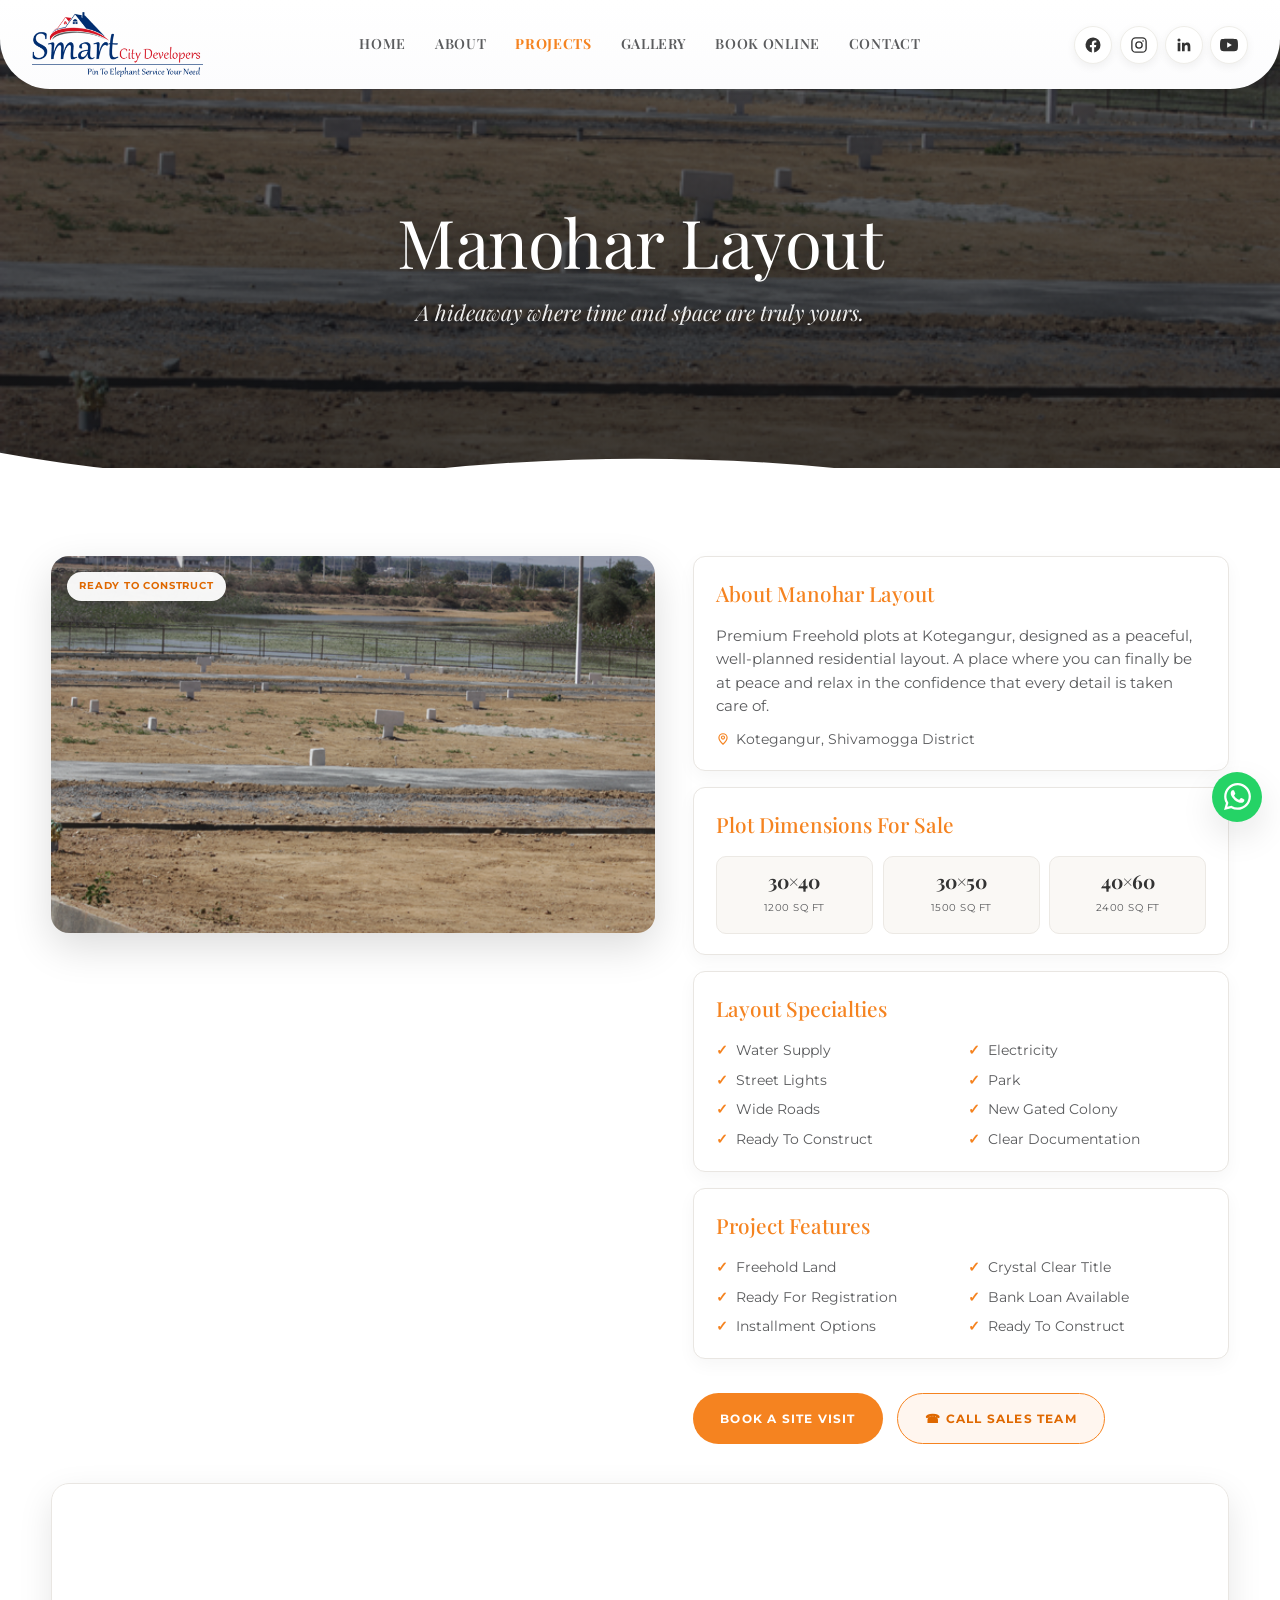
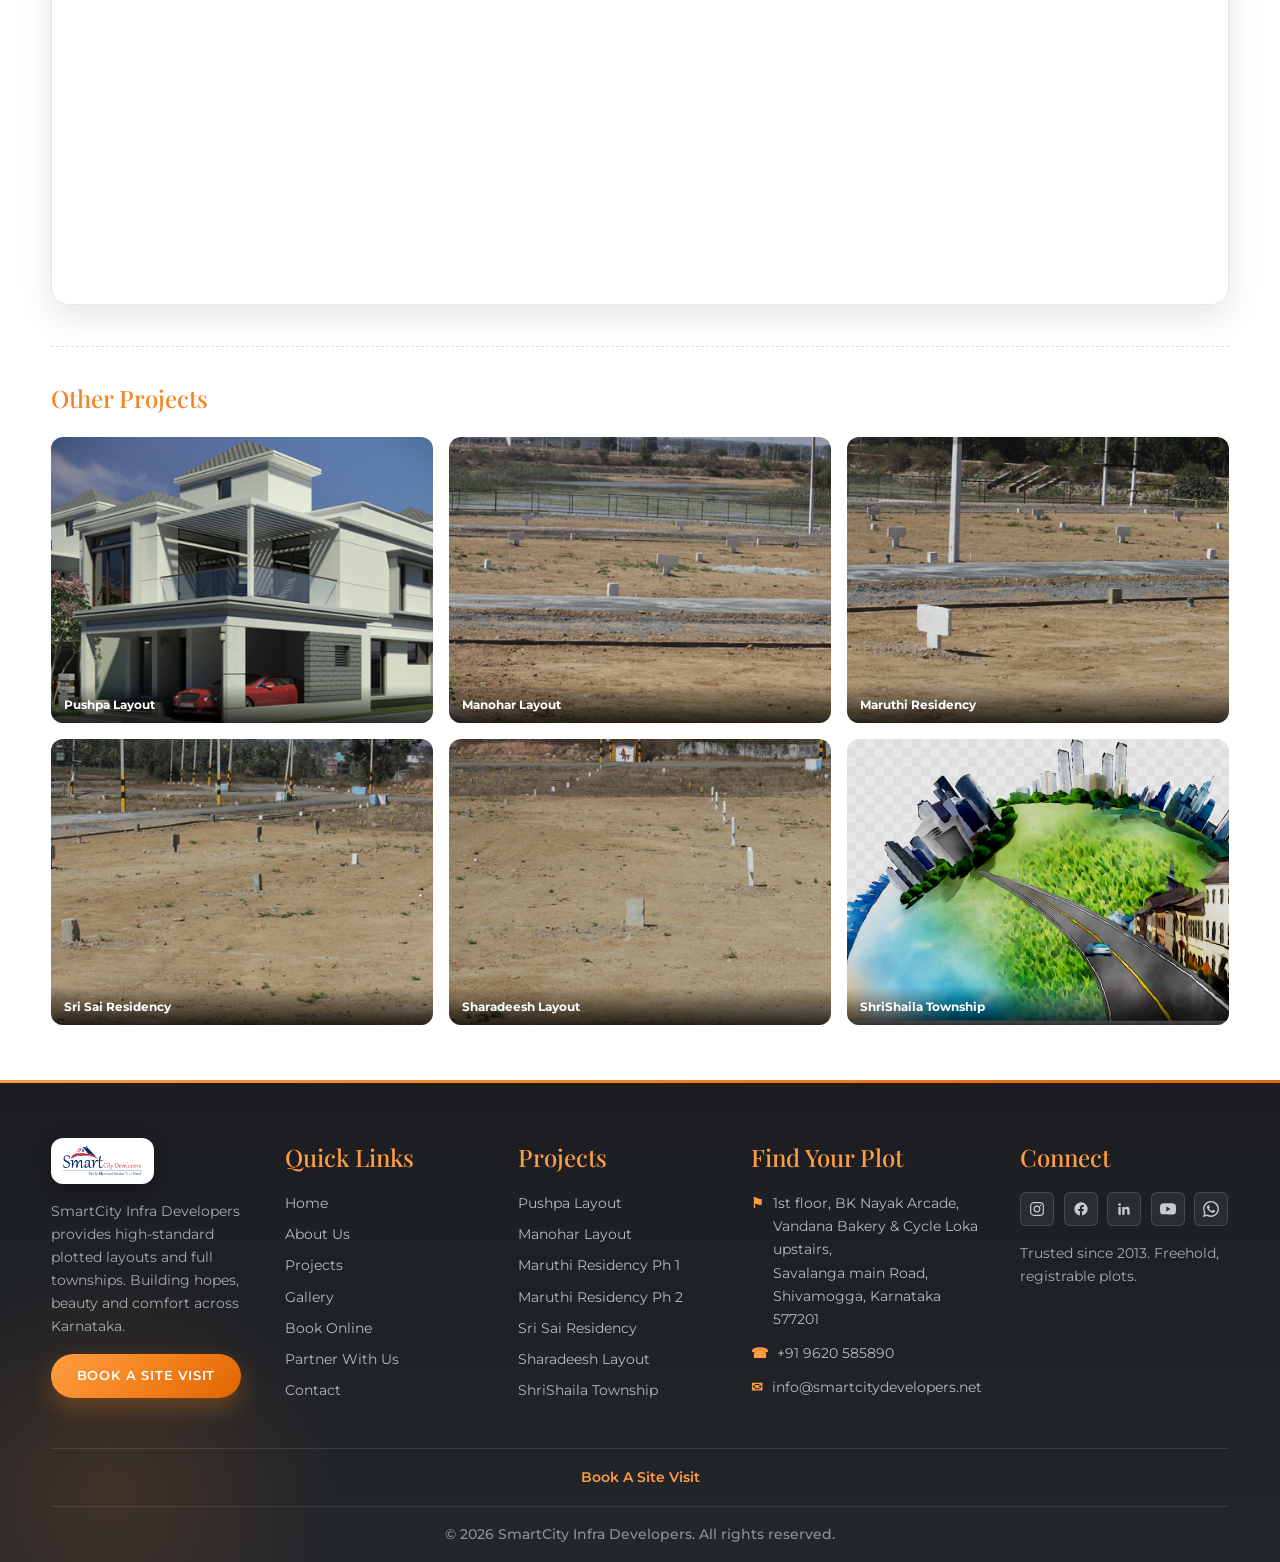
<file: manohar-layout.html>
<!DOCTYPE html>
<html lang="en">
<head>
<meta charset="utf-8">
<meta name="viewport" content="width=device-width, initial-scale=1, viewport-fit=cover">
<meta name="theme-color" content="#f58320">
<meta name="mobile-web-app-capable" content="yes">
<meta name="apple-mobile-web-app-capable" content="yes">
<meta name="apple-mobile-web-app-status-bar-style" content="default">
<meta name="apple-mobile-web-app-title" content="SmartCity">
<link rel="manifest" href="manifest.json">
<link rel="icon" type="image/png" sizes="192x192" href="assets/icons/icon-192.png">
<link rel="icon" type="image/png" sizes="16x16" href="assets/icons/favicon-16.png">
<link rel="icon" type="image/png" sizes="32x32" href="assets/icons/favicon-32.png">
<link rel="icon" type="image/x-icon" href="favicon.ico">
<link rel="apple-touch-icon" sizes="180x180" href="assets/icons/apple-touch-icon.png">
<title>Manohar Layout | SmartCity Infra Developers</title>
<meta name="description" content="Manohar Layout — premium Freehold plots at Kotegangur, Shivamogga, Karnataka. Freehold, crystal clear title, ready to construct. Call +91 9620 585890.">
<link rel="canonical" href="https://smartcitydevelopers.net/manohar-layout.html">
<meta property="og:type" content="website">
<meta property="og:site_name" content="SmartCity Infra Developers">
<meta property="og:locale" content="en_IN">
<meta property="og:url" content="https://smartcitydevelopers.net/manohar-layout.html">
<meta property="og:title" content="Manohar Layout | SmartCity Infra Developers">
<meta property="og:description" content="Manohar Layout — premium Freehold plots at Kotegangur, Shivamogga, Karnataka. Freehold, crystal clear title, ready to construct. Call +91 9620 585890.">
<meta property="og:image" content="https://smartcitydevelopers.net/assets/img/smartcitydeveloper2.png">
<meta property="og:image:width" content="1200">
<meta property="og:image:height" content="630">
<meta name="twitter:card" content="summary_large_image">
<meta name="twitter:title" content="Manohar Layout | SmartCity Infra Developers">
<meta name="twitter:description" content="Manohar Layout — premium Freehold plots at Kotegangur, Shivamogga, Karnataka. Freehold, crystal clear title, ready to construct. Call +91 9620 585890.">
<meta name="twitter:image" content="https://smartcitydevelopers.net/assets/img/smartcitydeveloper2.png"><link rel="preconnect" href="https://fonts.googleapis.com">
<link rel="preconnect" href="https://fonts.gstatic.com" crossorigin>
<link href="https://fonts.googleapis.com/css2?family=Montserrat:wght@400;500;600;700;800&family=Bodoni+Moda:opsz,wght@6..96,400;6..96,500;6..96,600&family=Playfair+Display:ital,wght@0,400;0,500;0,600;0,700;1,400;1,500;1,600&display=swap" rel="stylesheet">
<style>
:root{
  --brand:#f58320;--brand-d:#df6800;
  --ink:#5a5b5d;--dark:#333333;
  --bg:#ffffff;--sec:#efefef;--foot:#e3e3e3;
  --f-body:'Montserrat',sans-serif;--f-head:'Playfair Display',serif;--f-quote:'Playfair Display',serif;
}
*{margin:0;padding:0;box-sizing:border-box}
html{scroll-behavior:smooth}
body{font-family:var(--f-body);color:var(--ink);background:var(--bg);line-height:1.6;-webkit-tap-highlight-color:transparent}
img{display:block;max-width:100%}
a{text-decoration:none;color:inherit}
ul{list-style:none}
.wrap{width:min(1200px,92%);margin-inline:auto}

.site-header{position:fixed;top:0;left:0;right:0;z-index:60;display:flex;justify-content:flex-start;padding:0}
.header-inner{position:relative;width:100%;display:flex;align-items:center;justify-content:space-between;gap:1rem;background:#fff;border-radius:0 0 50px 50px;box-shadow:0 0 14px rgba(0,0,0,.10);padding:0 clamp(1rem,2.5vw,2rem);height:74px;transition:height .3s,box-shadow .3s}
.site-header.shrink .header-inner{height:54px;box-shadow:0 2px 10px rgba(0,0,0,.08)}
.brand img{height:54px;width:auto;display:block}
.h-social{display:flex;align-items:center;gap:.45rem;margin-left:1.1rem}
.h-social a{width:32px;height:32px;border-radius:50%;display:grid;place-items:center;background:#f6f6f6;color:var(--ink);border:1px solid #e5e5e5;transition:.25s}
.h-social svg{width:15px;height:15px}
.h-social a:hover{background:var(--brand);color:#fff;border-color:var(--brand);transform:translateY(-2px)}
.nav-main{position:absolute;left:50%;transform:translateX(-50%);display:flex;align-items:center;gap:.2rem}
.nav-main a{padding:.55rem .6rem;font-size:12.5px;font-weight:500;text-transform:uppercase;letter-spacing:.2px;color:var(--ink);position:relative;white-space:nowrap}
.nav-main a:hover,.nav-main a.on{color:var(--brand);font-weight:700}
.nav-main a::after{content:"";position:absolute;left:.6rem;right:.6rem;bottom:.35rem;height:2px;background:var(--brand);transform:scaleX(0);transition:.25s;transform-origin:left}
.nav-main a:hover::after{transform:scaleX(1)}
.nav-burger{display:none;background:none;border:0;cursor:pointer;width:38px;height:38px;position:relative}
.nav-burger i,.nav-burger i::before,.nav-burger i::after{content:"";position:absolute;left:7px;width:24px;height:3px;border-radius:2px;background:var(--brand);transition:.25s}
.nav-burger i{top:18px}
.nav-burger i::before{top:-8px}
.nav-burger i::after{top:8px}

.m-menu{position:fixed;inset:0;background:#fff;z-index:80;display:flex;flex-direction:column;justify-content:center;padding:2rem;opacity:0;visibility:hidden;transition:.3s}
.m-menu.open{opacity:1;visibility:visible}
.m-menu .close{position:absolute;top:1.2rem;right:1rem;background:none;border:0;font-size:2rem;color:var(--brand);cursor:pointer;line-height:1}
.m-menu a{font-size:1.4rem;font-weight:700;color:var(--dark);padding:.8rem 0;border-bottom:1px solid #eee;text-transform:uppercase;letter-spacing:.5px}
.m-menu a:hover,.m-menu a.on{color:var(--brand)}
.m-menu .m-foot{margin-top:2rem;font-size:.9rem;color:var(--ink)}
.m-menu .m-foot a{display:inline-block;font-size:.9rem;border:0;padding:0 .6rem 0 0;color:var(--brand);text-transform:none}

.phero{position:relative;min-height:52vh;min-height:52svh;display:flex;align-items:center;background:#111;overflow:hidden}
.phero img{position:absolute;inset:0;width:100%;height:100%;object-fit:cover}
.phero .veil{position:absolute;inset:0;background:linear-gradient(180deg,rgba(0,0,0,.38),rgba(0,0,0,.68))}
.phero .wrap{position:relative;z-index:2;text-align:center;color:#fff;padding:8rem 0 4rem}
.phero h1{font-family:var(--f-head);font-weight:400;font-size:clamp(2.6rem,6vw,4.2rem);line-height:1.15;text-shadow:0 4px 26px rgba(0,0,0,.5)}
.phero p{font-family:var(--f-quote);font-style:italic;font-size:clamp(1.05rem,2.2vw,1.35rem);margin-top:.9rem;color:rgba(255,255,255,.92);font-weight:400}
.curve{position:relative;z-index:3;margin-top:-34px;line-height:0;background:transparent;pointer-events:none}
.curve svg{width:100%;height:58px;display:block;overflow:visible}

.p-layout{padding:4rem 0 3.4rem;background:var(--bg)}
.p-grid{display:grid;grid-template-columns:1.06fr .94fr;gap:2.4rem;align-items:start}
.p-hero{position:relative;border-radius:18px;overflow:hidden;box-shadow:0 14px 40px rgba(0,0,0,.14)}
.p-hero img{width:100%;height:100%;object-fit:cover;aspect-ratio:16/10}
.p-tag{position:absolute;top:1rem;left:1rem;background:rgba(255,255,255,.95);color:var(--brand-d);font-size:10px;font-weight:700;text-transform:uppercase;letter-spacing:.8px;padding:.4rem .75rem;border-radius:99px;box-shadow:0 3px 10px rgba(0,0,0,.18)}
.p-tag.up{background:#4b5563;color:#fff}
.p-panel{display:grid;gap:1rem}
.p-card{background:#fff;border:1px solid #e9e6e2;border-radius:12px;padding:1.25rem 1.35rem;box-shadow:0 6px 18px rgba(0,0,0,.04)}
.p-card h3{font-family:var(--f-head);color:var(--brand);font-weight:500;font-size:1.3rem;margin-bottom:.9rem}
.p-card .sub{font-size:.92rem;color:var(--ink)}
.p-card .loc{display:flex;align-items:center;gap:.4rem;margin-top:.55rem;font-size:.88rem}
.p-card .loc svg{width:14px;height:14px;color:var(--brand);flex:0 0 14px}
.p-div{height:1px;margin:1rem 0;background:repeating-linear-gradient(90deg,#e3ded8 0 6px,transparent 6px 12px)}
.dim-grid{display:grid;grid-template-columns:1fr 1fr 1fr;gap:.6rem}
.dim-grid .d{background:#faf8f5;border:1px solid #ece9e4;border-radius:10px;padding:.85rem .4rem;text-align:center}
.dim-grid b{display:block;font-family:var(--f-head);color:var(--dark);font-size:1.2rem;line-height:1.2}
.dim-grid span{font-size:9.5px;text-transform:uppercase;letter-spacing:.5px;color:var(--ink)}
.p-list{display:grid;grid-template-columns:1fr 1fr;gap:.4rem .9rem}
.p-list li{display:flex;gap:.5rem;font-size:.9rem;color:var(--ink);align-items:flex-start}
.p-list .ck{color:var(--brand);font-weight:700;flex:0 0 auto}
.p-cta{display:flex;gap:.9rem;flex-wrap:wrap;padding-top:1.1rem}
.p-cta .s{background:var(--brand);color:#fff;font-family:var(--f-body);font-size:12px;font-weight:700;text-transform:uppercase;letter-spacing:1.2px;padding:.95rem 1.7rem;border-radius:999px;display:inline-flex;align-items:center;gap:.5rem;transition:.25s}
.p-cta .s:hover{background:var(--brand-d);box-shadow:0 10px 26px rgba(245,131,32,.4);transform:translateY(-2px)}
.p-cta .g{background:rgba(245,131,32,.07);border:1px solid var(--brand);color:var(--brand-d);font-family:var(--f-body);font-size:12px;font-weight:700;text-transform:uppercase;letter-spacing:1.2px;padding:.95rem 1.7rem;border-radius:999px;display:inline-flex;align-items:center;gap:.5rem;transition:.25s}
.p-cta .g:hover{background:var(--brand);color:#fff}
.p-map{margin-top:2.4rem}
.p-map .frame{position:relative;border-radius:18px;overflow:hidden;border:1px solid #e9e6e2;box-shadow:0 12px 34px rgba(0,0,0,.10)}
.p-map iframe{display:block;width:100%;height:420px;border:0}
.related{margin-top:2.6rem;padding-top:2rem;border-top:1px dashed #e3ded8}
.related h3{font-family:var(--f-head);font-weight:500;color:var(--brand);font-size:1.5rem;margin-bottom:1.2rem}
.mini-grid{display:grid;grid-template-columns:repeat(3,1fr);gap:1rem}
.mini-grid a{display:block;border-radius:12px;overflow:hidden;position:relative;aspect-ratio:4/3;background:#e7e7e7}
.mini-grid img{width:100%;height:100%;object-fit:cover;transition:.4s}
.mini-grid a:hover img{transform:scale(1.06)}
.mini-grid .nm{position:absolute;inset:auto 0 0 0;padding:.6rem .8rem;font-size:12px;font-weight:700;color:#fff;background:linear-gradient(180deg,transparent,rgba(0,0,0,.78))}

footer{background:var(--foot)}
.fflex{display:grid;grid-template-columns:1fr 1fr 1fr 1fr 1fr;gap:2.4rem;padding:3.6rem 0 2.4rem}
.fflex h3{font-family:var(--f-head);font-weight:500;font-size:1.5rem;color:var(--brand);margin-bottom:1rem}
.fflex p{font-size:.9rem}
.fflex ul li{margin-bottom:.5rem;font-size:.9rem}
.fflex ul a:hover{color:var(--brand-d)}
.fflex .abi img{height:46px;width:auto;margin-bottom:1rem}
.fflex .con li{display:flex;gap:.55rem;margin-bottom:.7rem;font-size:.9rem}
.fflex .con .ico{color:var(--brand);font-weight:700}
.fflex .con a:hover{color:var(--brand-d)}
.social{display:flex;gap:.6rem;margin-top:1rem}
.social a{width:34px;height:34px;border-radius:6px;display:grid;place-items:center;color:var(--ink);background:#fff;font-size:.9rem;border:1px solid #d4d4d4;transition:.25s}
.social a:hover{color:var(--brand);border-color:var(--brand)}
.social svg{width:16px;height:16px}
.fflex .btn{display:inline-block;margin-top:1rem;background:var(--brand);color:#fff;font-size:12.5px;font-weight:600;text-transform:uppercase;letter-spacing:.8px;padding:.75rem 1.6rem;border-radius:999px;transition:.25s}
.fflex .btn:hover{background:var(--brand-d)}
.fbottom{display:flex;align-items:center;gap:.8rem;flex-wrap:wrap;padding:1.1rem 0;border-top:1px solid #cecece;font-size:.85rem}
.fbottom a{font-weight:600;color:var(--brand-d);display:inline-flex;align-items:center;gap:.8rem}
.fbottom a+a::before{content:"";width:1px;height:14px;background:var(--brand)}
.fcopy{padding:1rem 0;font-size:14px;font-weight:500;color:var(--ink);border-top:1px solid #cecece;display:flex;justify-content:space-between;gap:1rem;flex-wrap:wrap}
.fcopy b{font-weight:800}

@media (max-width:1040px){
  .h-social{display:none}
}
@media (max-width:1020px){
  .p-grid{grid-template-columns:1fr}
  .mini-grid{grid-template-columns:repeat(2,1fr)}
  .fflex{grid-template-columns:1fr 1fr;gap:2rem}
}
@media (max-width:767px){
  .site-header{top:0}
  .header-inner{height:60px;border-radius:0 0 30px 30px;padding:0 14px}
  .brand img{height:46px}
  .h-social{display:none}
  .nav-main{display:none}
  .nav-burger{display:block}
  .curve{margin-top:-16px}
  .curve svg{height:26px}
  .phero{min-height:46vh}
  .p-layout{padding:2.4rem 0 2.2rem}
  .p-list{grid-template-columns:1fr}
  .mini-grid{grid-template-columns:1fr 1fr}
  .p-map iframe{height:300px}
  .fflex{grid-template-columns:1fr}
  .fcopy{flex-direction:column;gap:.4rem}
}
</style>
<link rel="stylesheet" href="assets/css/ux.css?v=17">
  <script type="application/ld+json">
{
    "@context":  "https://schema.org",
    "@graph":  [
                   {
                       "category":  "Plots and Layouts for Sale",
                       "@type":  [
                                     "Product",
                                     "RealEstateListing"
                                 ],
                       "url":  "https://smartcitydevelopers.net/manohar-layout.html",
                       "name":  "Manohar Layout - Plots for Sale in Kotegangur, Shivamogga",
                       "brand":  {
                                     "name":  "SmartCity Infra Developers",
                                     "@type":  "Brand"
                                 },
                       "image":  "https://smartcitydevelopers.net/assets/img/smartcitydeveloper2.png",
                       "description":  "Plotted layout by SmartCity Infra Developers in Kotegangur, Shivamogga. Freehold land with clear title, wide roads, water and power - ready to construct.",
                       "offers":  {
                                      "price":  "On Request",
                                      "priceCurrency":  "INR",
                                      "availability":  "https://schema.org/InStock",
                                      "@type":  "Offer",
                                      "seller":  {
                                                     "telephone":  "+919620585890",
                                                     "name":  "SmartCity Infra Developers",
                                                     "@type":  "RealEstateAgent"
                                                 }
                                  }
                   },
                   {
                       "@type":  "BreadcrumbList",
                       "itemListElement":  [
                                               {
                                                   "position":  1,
                                                   "name":  "Home",
                                                   "item":  "https://smartcitydevelopers.net/index.html",
                                                   "@type":  "ListItem"
                                               },
                                               {
                                                   "position":  2,
                                                   "name":  "Projects",
                                                   "item":  "https://smartcitydevelopers.net/index.html#projects",
                                                   "@type":  "ListItem"
                                               },
                                               {
                                                   "position":  3,
                                                   "name":  "Manohar Layout",
                                                   "item":  "https://smartcitydevelopers.net/manohar-layout.html",
                                                   "@type":  "ListItem"
                                               }
                                           ]
                   }
               ]
}
</script>
  <link rel="stylesheet" href="assets/css/pwa.css?v=1">
</head>
<body>

<header class="site-header" id="siteHeader">
  <div class="header-inner">
    <a class="brand" href="index.html"><img src="assets/img/logo.png" alt="SmartCity Infra Developers logo"></a>
    <div class="h-social" aria-label="Social media">
      <a href="https://facebook.com" target="_blank" rel="noopener" aria-label="Facebook"><svg viewBox="0 0 24 24" fill="currentColor"><path d="M22 12a10 10 0 1 0-11.56 9.88v-6.99H7.9V12h2.54V9.8c0-2.5 1.49-3.89 3.77-3.89 1.09 0 2.24.2 2.24.2v2.46h-1.26c-1.24 0-1.63.77-1.63 1.56V12h2.78l-.44 2.89h-2.34v6.99A10 10 0 0 0 22 12z"/></svg></a>
      <a href="https://instagram.com" target="_blank" rel="noopener" aria-label="Instagram"><svg viewBox="0 0 24 24" fill="none" stroke="currentColor" stroke-width="1.8"><rect x="2.5" y="2.5" width="19" height="19" rx="5"/><circle cx="12" cy="12" r="4.2"/><circle cx="17.4" cy="6.6" r="1.1" fill="currentColor" stroke="none"/></svg></a>
      <a href="https://linkedin.com" target="_blank" rel="noopener" aria-label="LinkedIn"><svg viewBox="0 0 24 24" fill="currentColor"><path d="M20.45 20.45h-3.55v-5.57c0-1.33-.03-3.04-1.85-3.04-1.86 0-2.14 1.45-2.14 2.94v5.67H9.35V9h3.41v1.56h.05c.48-.9 1.64-1.85 3.37-1.85 3.6 0 4.27 2.37 4.27 5.46v6.28zM5.34 7.43a2.06 2.06 0 1 1 0-4.12 2.06 2.06 0 0 1 0 4.12zM7.12 20.45H3.56V9h3.56v11.45z"/></svg></a>
      <a href="https://youtube.com" target="_blank" rel="noopener" aria-label="YouTube"><svg viewBox="0 0 24 24" fill="currentColor"><path d="M23.5 6.19a3.02 3.02 0 0 0-2.12-2.14C19.51 3.55 12 3.55 12 3.55s-7.51 0-9.38.5A3.02 3.02 0 0 0 .5 6.19C0 8.07 0 12 0 12s0 3.93.5 5.81a3.02 3.02 0 0 0 2.12 2.14c1.87.5 9.38.5 9.38.5s7.51 0 9.38-.5a3.02 3.02 0 0 0 2.12-2.14C24 15.93 24 12 24 12s0-3.93-.5-5.81zM9.55 15.57V8.43L15.82 12l-6.27 3.57z"/></svg></a>
    </div>
    <nav class="nav-main" aria-label="Primary">
      <a href="index.html">Home</a>
      <a href="about.html">About</a>
      <a href="index.html#projects" class="on">Projects</a>
      <a href="gallery.html">Gallery</a>
      <a href="book-online.html">Book Online</a>
      <a href="contact.html">Contact</a>
    </nav>
    <button class="nav-burger" id="burger" aria-label="Menu"><i></i></button>
  </div>
</header>

<div class="m-menu" id="mMenu">
  <button class="close" id="mClose" aria-label="Close">&#215;</button>
  <a href="index.html">Home</a>
  <a href="about.html">About</a>
  <a href="index.html#projects" class="on">Projects</a>
  <a href="gallery.html">Gallery</a>
  <a href="book-online.html">Book Online</a>
  <a href="partner-with-us.html">Partner With Us</a>
  <a href="contact.html">Contact</a>
  <div class="m-foot">
    <a href="tel:+919620585890">+91 9620 585890</a><br>
    <a href="mailto:info@smartcitydevelopers.net">info@smartcitydevelopers.net</a>
  </div>
</div>

<section class="phero">
  <img src="assets/img/smartcitydeveloper2.png" alt="Manohar Layout">
  <div class="veil"></div>
  <div class="wrap">
    <h1>Manohar Layout</h1>
    <p>A hideaway where time and space are truly yours.</p>
  </div>
</section>

<div class="curve">
  <svg viewBox="0 -8 1440 68" preserveAspectRatio="none"><path d="M0 52 V 14 Q 240 60 480 34 Q 720 8 960 34 Q 1200 60 1440 34 V52 Z" fill="#ffffff"></path></svg>
</div>

<section class="p-layout">
  <div class="wrap">
    <div class="p-grid">

      <div class="p-hero">
        <img src="assets/img/smartcitydeveloper2.png" alt="Manohar Layout aerial layout">
        <span class="p-tag ">Ready To Construct</span>
      </div>

      <div class="p-panel">
        <div class="p-card">
          <h3>About Manohar Layout</h3>
          <p class="sub">Premium Freehold plots at Kotegangur, designed as a peaceful, well-planned residential layout. A place where you can finally be at peace and relax in the confidence that every detail is taken care of.</p>
          <p class="loc"><svg viewBox="0 0 24 24" fill="none" stroke="currentColor" stroke-width="2" stroke-linecap="round" stroke-linejoin="round"><path d="M12 21s7-6.1 7-11a7 7 0 1 0-14 0c0 4.9 7 11 7 11z"/><circle cx="12" cy="9.5" r="2.6"/></svg>Kotegangur, Shivamogga District</p>
        </div>

        <div class="p-card">
          <h3>Plot Dimensions For Sale</h3>
          <div class="dim-grid">
            <div class="d"><b>30&times;40</b><span>1200 Sq Ft</span></div>
            <div class="d"><b>30&times;50</b><span>1500 Sq Ft</span></div>
            <div class="d"><b>40&times;60</b><span>2400 Sq Ft</span></div>
          </div>
        </div>

        <div class="p-card">
          <h3>Layout Specialties</h3>
          <ul class="p-list">
            <li><span class="ck">&#10003;</span>Water Supply</li>
            <li><span class="ck">&#10003;</span>Electricity</li>
            <li><span class="ck">&#10003;</span>Street Lights</li>
            <li><span class="ck">&#10003;</span>Park</li>
            <li><span class="ck">&#10003;</span>Wide Roads</li>
            <li><span class="ck">&#10003;</span>New Gated Colony</li>
            <li><span class="ck">&#10003;</span>Ready To Construct</li>
            <li><span class="ck">&#10003;</span>Clear Documentation</li>
          </ul>
        </div>

        <div class="p-card">
          <h3>Project Features</h3>
          <ul class="p-list">
            <li><span class="ck">&#10003;</span>Freehold Land</li>
            <li><span class="ck">&#10003;</span>Crystal Clear Title</li>
            <li><span class="ck">&#10003;</span>Ready For Registration</li>
            <li><span class="ck">&#10003;</span>Bank Loan Available</li>
            <li><span class="ck">&#10003;</span>Installment Options</li>
            <li><span class="ck">&#10003;</span>Ready To Construct</li>
          </ul>
        </div>

        <div class="p-cta">
          <a class="s" href="contact.html">Book A Site Visit</a>
          <a class="g" href="tel:+919620585890">&#9742; Call Sales Team</a>
        </div>
      </div>

    </div>

    <div class="p-map">
      <div class="frame">
        <iframe src="https://maps.google.com/maps?q=Kotegangur%2C%20Shivamogga%20District&amp;t=&amp;z=13&amp;ie=UTF8&amp;iwloc=&amp;output=embed" loading="lazy" referrerpolicy="no-referrer-when-downgrade" title="Manohar Layout location map"></iframe>
      </div>
    </div>

    <div class="related">
      <h3>Other Projects</h3>
      <div class="mini-grid">
        <a href="pushpa.html"><img src="assets/img/smartcitydeveloper1.png" alt="Pushpa Layout"><span class="nm">Pushpa Layout</span></a>
        <a href="manohar-layout.html"><img src="assets/img/smartcitydeveloper2.png" alt="Manohar Layout"><span class="nm">Manohar Layout</span></a>
        <a href="maruthi-phase-1.html"><img src="assets/img/smartcitydeveloper3.png" alt="Maruthi Residency"><span class="nm">Maruthi Residency</span></a>
        <a href="sri-sai.html"><img src="assets/img/smartcitydeveloper5.png" alt="Sri Sai Residency"><span class="nm">Sri Sai Residency</span></a>
        <a href="sharadeesh-layout.html"><img src="assets/img/smartcitydeveloper6.png" alt="Sharadeesh Layout"><span class="nm">Sharadeesh Layout</span></a>
        <a href="sri-saila-township.html"><img src="assets/img/smartcitydeveloper7.png" alt="ShriShaila Township"><span class="nm">ShriShaila Township</span></a>
      </div>
    </div>
  </div>
</section>

<footer>
  <div class="wrap">
    <div class="fflex">
      <div class="abi">
        <img src="assets/img/logo.png" alt="SmartCity Infra Developers">
        <p>SmartCity Infra Developers provides high-standard plotted layouts and full townships. Building hopes, beauty and comfort across Karnataka.</p>
        <a class="btn" href="contact.html">Book A Site Visit</a>
      </div>
      <div>
        <h3>Quick Links</h3>
        <ul>
          <li><a href="index.html">Home</a></li>
          <li><a href="about.html">About Us</a></li>
          <li><a href="index.html#projects">Projects</a></li>
          <li><a href="gallery.html">Gallery</a></li>
          <li><a href="book-online.html">Book Online</a></li>
          <li><a href="partner-with-us.html">Partner With Us</a></li>
          <li><a href="contact.html">Contact</a></li>
        </ul>
      </div>
      <div>
        <h3>Projects</h3>
        <ul>
          <li><a href="pushpa.html">Pushpa Layout</a></li>
          <li><a href="manohar-layout.html">Manohar Layout</a></li>
          <li><a href="maruthi-phase-1.html">Maruthi Residency Ph 1</a></li>
          <li><a href="maruthi-phase-2.html">Maruthi Residency Ph 2</a></li>
          <li><a href="sri-sai.html">Sri Sai Residency</a></li>
          <li><a href="sharadeesh-layout.html">Sharadeesh Layout</a></li>
          <li><a href="sri-saila-township.html">ShriShaila Township</a></li>
        </ul>
      </div>
      <div>
        <h3>Find Your Plot</h3>
        <ul class="con">
          <li><span class="ico">&#9873;</span><span>1st floor, BK Nayak Arcade,<br>Vandana Bakery &amp; Cycle Loka upstairs,<br>Savalanga main Road,<br>Shivamogga, Karnataka 577201</span></li>
          <li><span class="ico">&#9742;</span><a href="tel:+919620585890">+91 9620 585890</a></li>
          <li><span class="ico">&#9993;</span><a href="mailto:info@smartcitydevelopers.net">info@smartcitydevelopers.net</a></li>
        </ul>
      </div>
      <div>
        <h3>Connect</h3>
        <div class="social">
          <a href="https://instagram.com" target="_blank" rel="noopener" aria-label="Instagram"><svg viewBox="0 0 24 24" fill="none" stroke="currentColor" stroke-width="1.8"><rect x="2.5" y="2.5" width="19" height="19" rx="5"/><circle cx="12" cy="12" r="4.2"/><circle cx="17.4" cy="6.6" r="1.1" fill="currentColor" stroke="none"/></svg></a>
          <a href="https://facebook.com" target="_blank" rel="noopener" aria-label="Facebook"><svg viewBox="0 0 24 24" fill="currentColor"><path d="M22 12a10 10 0 1 0-11.56 9.88v-6.99H7.9V12h2.54V9.8c0-2.5 1.49-3.89 3.77-3.89 1.09 0 2.24.2 2.24.2v2.46h-1.26c-1.24 0-1.63.77-1.63 1.56V12h2.78l-.44 2.89h-2.34v6.99A10 10 0 0 0 22 12z"/></svg></a>
          <a href="https://linkedin.com" target="_blank" rel="noopener" aria-label="LinkedIn"><svg viewBox="0 0 24 24" fill="currentColor"><path d="M20.45 20.45h-3.55v-5.57c0-1.33-.03-3.04-1.85-3.04-1.86 0-2.14 1.45-2.14 2.94v5.67H9.35V9h3.41v1.56h.05c.48-.9 1.64-1.85 3.37-1.85 3.6 0 4.27 2.37 4.27 5.46v6.28zM5.34 7.43a2.06 2.06 0 1 1 0-4.12 2.06 2.06 0 0 1 0 4.12zM7.12 20.45H3.56V9h3.56v11.45z"/></svg></a>
          <a href="https://youtube.com" target="_blank" rel="noopener" aria-label="YouTube"><svg viewBox="0 0 24 24" fill="currentColor"><path d="M23.5 6.19a3.02 3.02 0 0 0-2.12-2.14C19.51 3.55 12 3.55 12 3.55s-7.51 0-9.38.5A3.02 3.02 0 0 0 .5 6.19C0 8.07 0 12 0 12s0 3.93.5 5.81a3.02 3.02 0 0 0 2.12 2.14c1.87.5 9.38.5 9.38.5s7.51 0 9.38-.5a3.02 3.02 0 0 0 2.12-2.14C24 15.93 24 12 24 12s0-3.93-.5-5.81zM9.55 15.57V8.43L15.82 12l-6.27 3.57z"/></svg></a>
          <a href="https://wa.me/919620585890" target="_blank" rel="noopener" aria-label="WhatsApp"><svg viewBox="0 0 24 24" fill="currentColor"><path d="M17.47 14.38c-.3-.15-1.76-.87-2.03-.97-.27-.1-.47-.15-.67.15-.2.3-.77.97-.95 1.17-.17.2-.35.22-.65.07-.3-.15-1.26-.46-2.4-1.48-.89-.79-1.49-1.77-1.66-2.07-.17-.3-.02-.46.13-.61.13-.13.3-.35.45-.52.15-.17.2-.3.3-.5.1-.2.05-.37-.02-.52-.08-.15-.67-1.62-.92-2.22-.24-.58-.49-.5-.67-.51h-.57c-.2 0-.52.07-.8.37-.27.3-1.04 1.02-1.04 2.5 0 1.47 1.07 2.9 1.22 3.1.15.2 2.1 3.2 5.1 4.49.71.3 1.27.49 1.7.63.72.23 1.37.2 1.88.12.58-.09 1.76-.72 2.01-1.41.25-.7.25-1.29.17-1.41-.07-.13-.27-.2-.57-.35zM12.05 21.79h-.01a9.87 9.87 0 0 1-5.03-1.38l-.36-.21-3.74.98 1-3.65-.24-.37a9.86 9.86 0 1 1 8.38 4.63zm8.42-18.3A11.82 11.82 0 0 0 12.04 0C5.5 0 .16 5.34.16 11.92c0 2.1.55 4.15 1.6 5.96L.05 24l6.27-1.64a11.9 11.9 0 0 0 5.72 1.46h.01c6.54 0 11.87-5.34 11.87-11.92 0-3.18-1.24-6.17-3.4-8.41z"/></svg></a>
        </div>
        <p style="margin-top:1rem;font-size:.9rem">Trusted since 2013. Freehold, registrable plots.</p>
      </div>
    </div>
    <div class="fbottom">
      <a href="tel:+919620585890">Book A Site Visit</a>
    </div>
    <div class="fcopy">
      <span>&copy; 2026 SmartCity Infra Developers. All rights reserved.</span>
    </div>
  </div>
</footer>

<script>
(function () {
  var header = document.getElementById("siteHeader");
  window.addEventListener("scroll", function () {
    header.classList.toggle("shrink", window.scrollY > 50);
  }, { passive: true });

  var burger = document.getElementById("burger"), menu = document.getElementById("mMenu");
  function openMenu() { menu.classList.add("open"); document.body.style.overflow = "hidden"; }
  function closeMenu() { menu.classList.remove("open"); document.body.style.overflow = ""; }
  burger.addEventListener("click", openMenu);
  document.getElementById("mClose").addEventListener("click", closeMenu);

  if ("serviceWorker" in navigator && (location.protocol === "https:" || location.hostname === "localhost" || location.hostname === "127.0.0.1")) {
    window.addEventListener("load", function () { navigator.serviceWorker.register("sw.js").catch(function () {}); });
  }
})();
</script>
<script src="assets/js/ux.js?v=5" defer></script>
<nav class="m-nav" aria-label="Mobile navigation">
  <a href="index.html"><svg viewBox="0 0 24 24" fill="none" stroke="currentColor" stroke-width="1.7" stroke-linecap="round" stroke-linejoin="round" aria-hidden="true"><path d="M3 11.5 12 4l9 7.5M5.5 10v9a1 1 0 0 0 1 1h11a1 1 0 0 0 1-1v-9"/></svg><span>Home</span></a>
  <a href="about.html"><svg viewBox="0 0 24 24" fill="none" stroke="currentColor" stroke-width="1.7" stroke-linecap="round" stroke-linejoin="round" aria-hidden="true"><circle cx="12" cy="12" r="9"/><path d="M12 11.5V16"/><circle cx="12" cy="8" r="1" fill="currentColor" stroke="none"/></svg><span>About</span></a>
  <a href="index.html#projects" class="on"><svg viewBox="0 0 24 24" fill="none" stroke="currentColor" stroke-width="1.7" stroke-linecap="round" stroke-linejoin="round" aria-hidden="true"><path d="M4 21V5a1 1 0 0 1 1-1h9a1 1 0 0 1 1 1v16M4 21h16M8 21v-4h3v4"/><path d="M8 8h1M8 12h1M11 9h1"/></svg><span>Projects</span></a>
  <a href="gallery.html"><svg viewBox="0 0 24 24" fill="none" stroke="currentColor" stroke-width="1.7" stroke-linecap="round" stroke-linejoin="round" aria-hidden="true"><rect x="3" y="4.5" width="18" height="15" rx="2.5"/><circle cx="9" cy="10" r="2"/><path d="m4 17.5 4.5-4 3.5 3 4-4 4 3.5"/></svg><span>Gallery</span></a>
  <a href="book-online.html"><svg viewBox="0 0 24 24" fill="none" stroke="currentColor" stroke-width="1.7" stroke-linecap="round" stroke-linejoin="round" aria-hidden="true"><rect x="3" y="4.5" width="18" height="16" rx="2.5"/><path d="M8 2.8v3M16 2.8v3M3 9.5h18"/></svg><span>Book</span></a>
  <a href="contact.html"><svg viewBox="0 0 24 24" fill="none" stroke="currentColor" stroke-width="1.7" stroke-linecap="round" stroke-linejoin="round" aria-hidden="true"><path d="M6.5 3.5h2.4a1.5 1.5 0 0 1 1.5 1.3c.09.7.27 1.4.55 2.1a1.5 1.5 0 0 1-.34 1.58L9.5 10a12.5 12.5 0 0 0 4.5 4.5l1.5-1.1a1.5 1.5 0 0 1 1.58-.34c.7.28 1.4.46 2.1.55a1.5 1.5 0 0 1 1.3 1.5v2.4a1.5 1.5 0 0 1-1.63 1.5A17.5 17.5 0 0 1 4 5.13 1.5 1.5 0 0 1 6.5 3.5z"/></svg><span>Contact</span></a>
</nav>
  <script src="assets/js/pwa.js?v=1" defer></script>
</body>
</html>
</file>
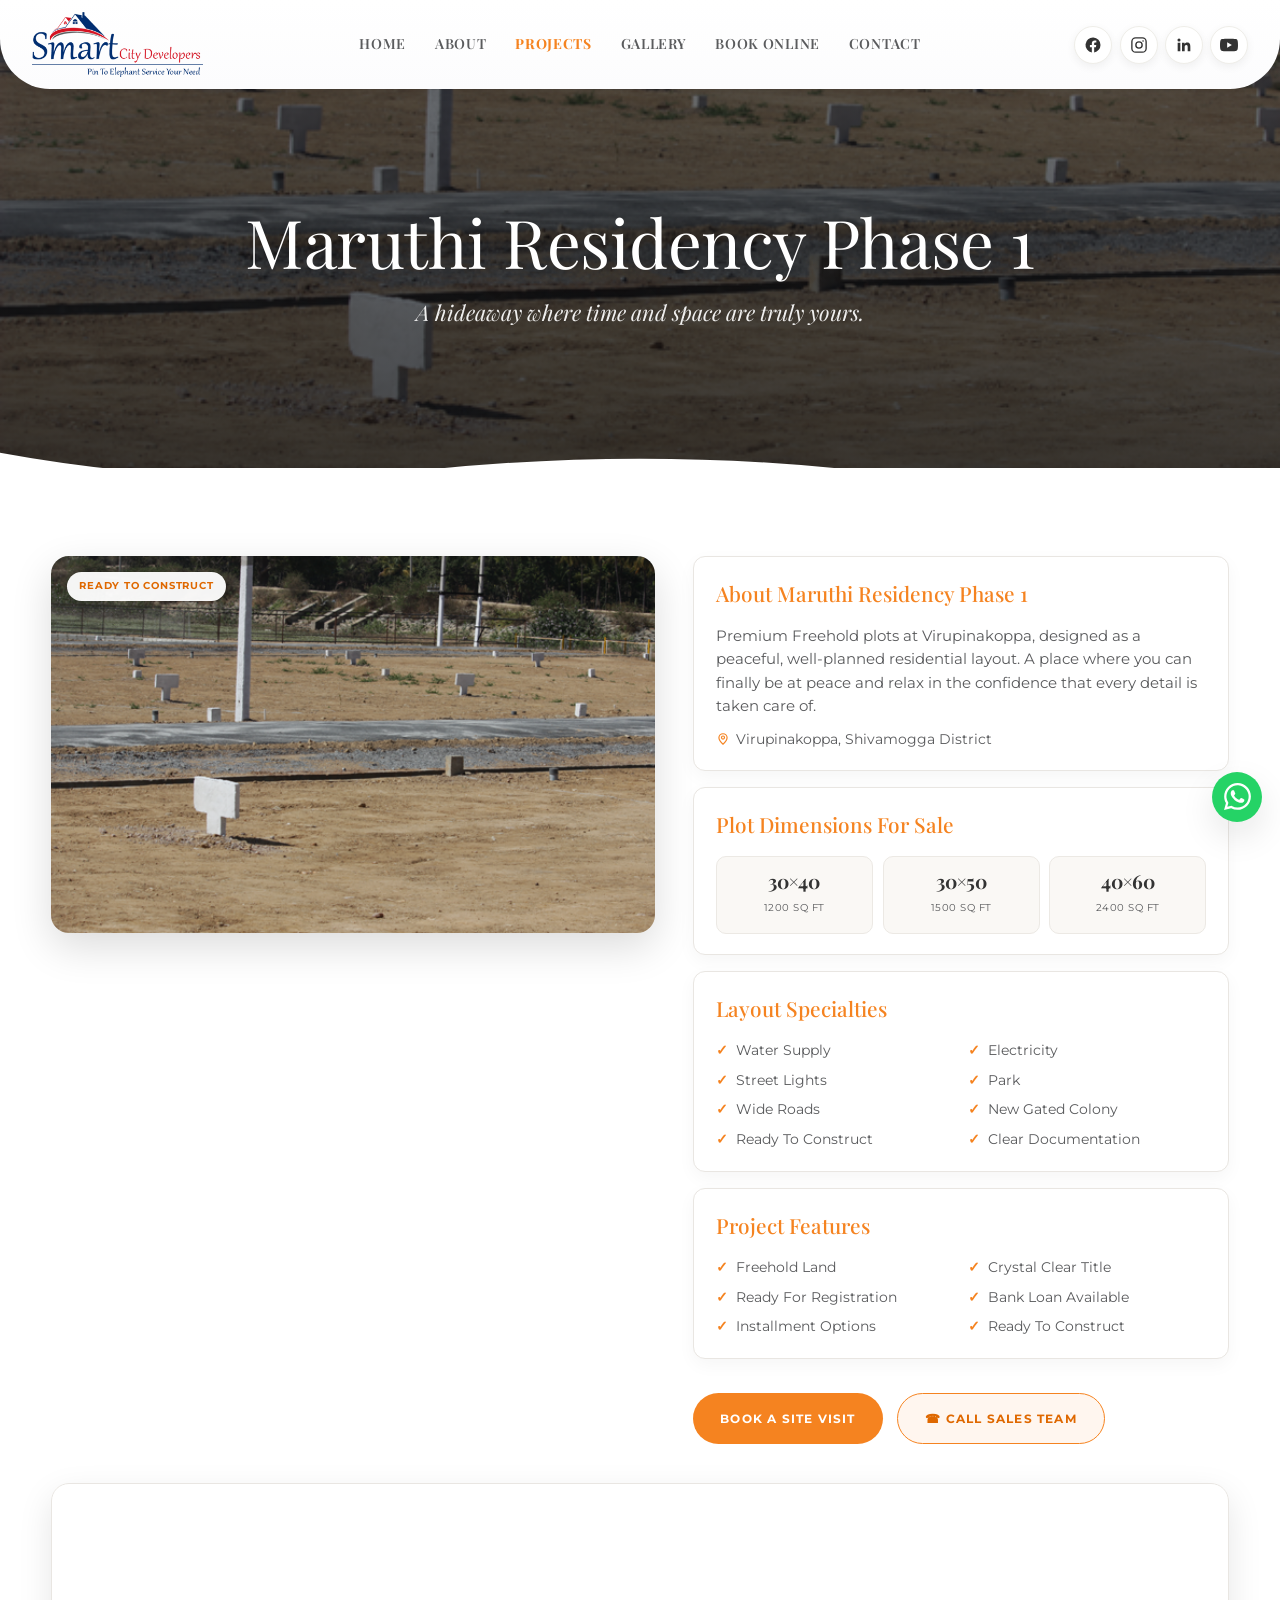
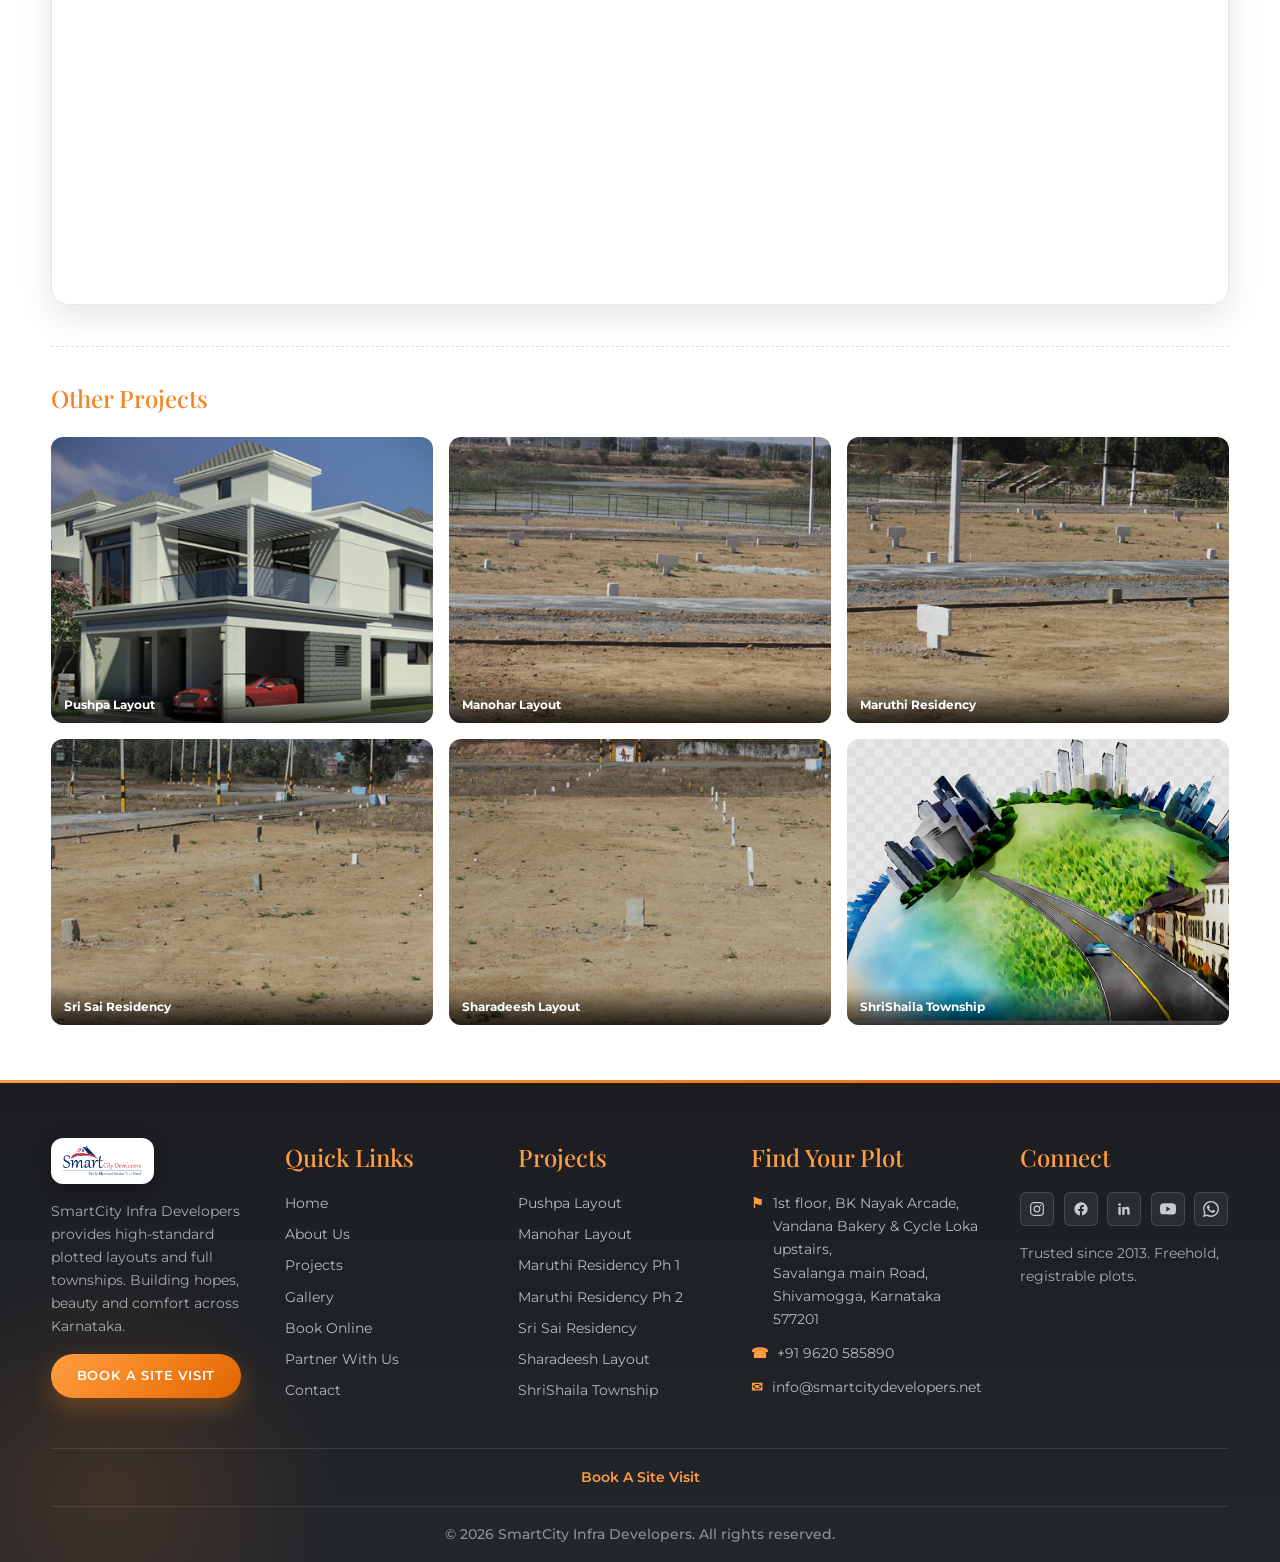
<file: maruthi-phase-1.html>
<!DOCTYPE html>
<html lang="en">
<head>
<meta charset="utf-8">
<meta name="viewport" content="width=device-width, initial-scale=1, viewport-fit=cover">
<meta name="theme-color" content="#f58320">
<meta name="mobile-web-app-capable" content="yes">
<meta name="apple-mobile-web-app-capable" content="yes">
<meta name="apple-mobile-web-app-status-bar-style" content="default">
<meta name="apple-mobile-web-app-title" content="SmartCity">
<link rel="manifest" href="manifest.json">
<link rel="icon" type="image/png" sizes="192x192" href="assets/icons/icon-192.png">
<link rel="icon" type="image/png" sizes="16x16" href="assets/icons/favicon-16.png">
<link rel="icon" type="image/png" sizes="32x32" href="assets/icons/favicon-32.png">
<link rel="icon" type="image/x-icon" href="favicon.ico">
<link rel="apple-touch-icon" sizes="180x180" href="assets/icons/apple-touch-icon.png">
<title>Maruthi Residency Phase 1 | SmartCity Infra Developers</title>
<meta name="description" content="Maruthi Residency Phase 1 — premium Freehold plots at Virupinakoppa, Shivamogga, Karnataka. Freehold, crystal clear title, ready to construct. Call +91 9620 585890.">
<link rel="canonical" href="https://smartcitydevelopers.net/maruthi-phase-1.html">
<meta property="og:type" content="website">
<meta property="og:site_name" content="SmartCity Infra Developers">
<meta property="og:locale" content="en_IN">
<meta property="og:url" content="https://smartcitydevelopers.net/maruthi-phase-1.html">
<meta property="og:title" content="Maruthi Residency Phase 1 | SmartCity Infra Developers">
<meta property="og:description" content="Maruthi Residency Phase 1 — premium Freehold plots at Virupinakoppa, Shivamogga, Karnataka. Freehold, crystal clear title, ready to construct. Call +91 9620 585890.">
<meta property="og:image" content="https://smartcitydevelopers.net/assets/img/smartcitydeveloper3.png">
<meta property="og:image:width" content="1200">
<meta property="og:image:height" content="630">
<meta name="twitter:card" content="summary_large_image">
<meta name="twitter:title" content="Maruthi Residency Phase 1 | SmartCity Infra Developers">
<meta name="twitter:description" content="Maruthi Residency Phase 1 — premium Freehold plots at Virupinakoppa, Shivamogga, Karnataka. Freehold, crystal clear title, ready to construct. Call +91 9620 585890.">
<meta name="twitter:image" content="https://smartcitydevelopers.net/assets/img/smartcitydeveloper3.png"><link rel="preconnect" href="https://fonts.googleapis.com">
<link rel="preconnect" href="https://fonts.gstatic.com" crossorigin>
<link href="https://fonts.googleapis.com/css2?family=Montserrat:wght@400;500;600;700;800&family=Bodoni+Moda:opsz,wght@6..96,400;6..96,500;6..96,600&family=Playfair+Display:ital,wght@0,400;0,500;0,600;0,700;1,400;1,500;1,600&display=swap" rel="stylesheet">
<style>
:root{
  --brand:#f58320;--brand-d:#df6800;
  --ink:#5a5b5d;--dark:#333333;
  --bg:#ffffff;--sec:#efefef;--foot:#e3e3e3;
  --f-body:'Montserrat',sans-serif;--f-head:'Playfair Display',serif;--f-quote:'Playfair Display',serif;
}
*{margin:0;padding:0;box-sizing:border-box}
html{scroll-behavior:smooth}
body{font-family:var(--f-body);color:var(--ink);background:var(--bg);line-height:1.6;-webkit-tap-highlight-color:transparent}
img{display:block;max-width:100%}
a{text-decoration:none;color:inherit}
ul{list-style:none}
.wrap{width:min(1200px,92%);margin-inline:auto}

.site-header{position:fixed;top:0;left:0;right:0;z-index:60;display:flex;justify-content:flex-start;padding:0}
.header-inner{position:relative;width:100%;display:flex;align-items:center;justify-content:space-between;gap:1rem;background:#fff;border-radius:0 0 50px 50px;box-shadow:0 0 14px rgba(0,0,0,.10);padding:0 clamp(1rem,2.5vw,2rem);height:74px;transition:height .3s,box-shadow .3s}
.site-header.shrink .header-inner{height:54px;box-shadow:0 2px 10px rgba(0,0,0,.08)}
.brand img{height:54px;width:auto;display:block}
.h-social{display:flex;align-items:center;gap:.45rem;margin-left:1.1rem}
.h-social a{width:32px;height:32px;border-radius:50%;display:grid;place-items:center;background:#f6f6f6;color:var(--ink);border:1px solid #e5e5e5;transition:.25s}
.h-social svg{width:15px;height:15px}
.h-social a:hover{background:var(--brand);color:#fff;border-color:var(--brand);transform:translateY(-2px)}
.nav-main{position:absolute;left:50%;transform:translateX(-50%);display:flex;align-items:center;gap:.2rem}
.nav-main a{padding:.55rem .6rem;font-size:12.5px;font-weight:500;text-transform:uppercase;letter-spacing:.2px;color:var(--ink);position:relative;white-space:nowrap}
.nav-main a:hover,.nav-main a.on{color:var(--brand);font-weight:700}
.nav-main a::after{content:"";position:absolute;left:.6rem;right:.6rem;bottom:.35rem;height:2px;background:var(--brand);transform:scaleX(0);transition:.25s;transform-origin:left}
.nav-main a:hover::after{transform:scaleX(1)}
.nav-burger{display:none;background:none;border:0;cursor:pointer;width:38px;height:38px;position:relative}
.nav-burger i,.nav-burger i::before,.nav-burger i::after{content:"";position:absolute;left:7px;width:24px;height:3px;border-radius:2px;background:var(--brand);transition:.25s}
.nav-burger i{top:18px}
.nav-burger i::before{top:-8px}
.nav-burger i::after{top:8px}

.m-menu{position:fixed;inset:0;background:#fff;z-index:80;display:flex;flex-direction:column;justify-content:center;padding:2rem;opacity:0;visibility:hidden;transition:.3s}
.m-menu.open{opacity:1;visibility:visible}
.m-menu .close{position:absolute;top:1.2rem;right:1rem;background:none;border:0;font-size:2rem;color:var(--brand);cursor:pointer;line-height:1}
.m-menu a{font-size:1.4rem;font-weight:700;color:var(--dark);padding:.8rem 0;border-bottom:1px solid #eee;text-transform:uppercase;letter-spacing:.5px}
.m-menu a:hover,.m-menu a.on{color:var(--brand)}
.m-menu .m-foot{margin-top:2rem;font-size:.9rem;color:var(--ink)}
.m-menu .m-foot a{display:inline-block;font-size:.9rem;border:0;padding:0 .6rem 0 0;color:var(--brand);text-transform:none}

.phero{position:relative;min-height:52vh;min-height:52svh;display:flex;align-items:center;background:#111;overflow:hidden}
.phero img{position:absolute;inset:0;width:100%;height:100%;object-fit:cover}
.phero .veil{position:absolute;inset:0;background:linear-gradient(180deg,rgba(0,0,0,.38),rgba(0,0,0,.68))}
.phero .wrap{position:relative;z-index:2;text-align:center;color:#fff;padding:8rem 0 4rem}
.phero h1{font-family:var(--f-head);font-weight:400;font-size:clamp(2.6rem,6vw,4.2rem);line-height:1.15;text-shadow:0 4px 26px rgba(0,0,0,.5)}
.phero p{font-family:var(--f-quote);font-style:italic;font-size:clamp(1.05rem,2.2vw,1.35rem);margin-top:.9rem;color:rgba(255,255,255,.92);font-weight:400}
.curve{position:relative;z-index:3;margin-top:-34px;line-height:0;background:transparent;pointer-events:none}
.curve svg{width:100%;height:58px;display:block;overflow:visible}

.p-layout{padding:4rem 0 3.4rem;background:var(--bg)}
.p-grid{display:grid;grid-template-columns:1.06fr .94fr;gap:2.4rem;align-items:start}
.p-hero{position:relative;border-radius:18px;overflow:hidden;box-shadow:0 14px 40px rgba(0,0,0,.14)}
.p-hero img{width:100%;height:100%;object-fit:cover;aspect-ratio:16/10}
.p-tag{position:absolute;top:1rem;left:1rem;background:rgba(255,255,255,.95);color:var(--brand-d);font-size:10px;font-weight:700;text-transform:uppercase;letter-spacing:.8px;padding:.4rem .75rem;border-radius:99px;box-shadow:0 3px 10px rgba(0,0,0,.18)}
.p-tag.up{background:#4b5563;color:#fff}
.p-panel{display:grid;gap:1rem}
.p-card{background:#fff;border:1px solid #e9e6e2;border-radius:12px;padding:1.25rem 1.35rem;box-shadow:0 6px 18px rgba(0,0,0,.04)}
.p-card h3{font-family:var(--f-head);color:var(--brand);font-weight:500;font-size:1.3rem;margin-bottom:.9rem}
.p-card .sub{font-size:.92rem;color:var(--ink)}
.p-card .loc{display:flex;align-items:center;gap:.4rem;margin-top:.55rem;font-size:.88rem}
.p-card .loc svg{width:14px;height:14px;color:var(--brand);flex:0 0 14px}
.p-div{height:1px;margin:1rem 0;background:repeating-linear-gradient(90deg,#e3ded8 0 6px,transparent 6px 12px)}
.dim-grid{display:grid;grid-template-columns:1fr 1fr 1fr;gap:.6rem}
.dim-grid .d{background:#faf8f5;border:1px solid #ece9e4;border-radius:10px;padding:.85rem .4rem;text-align:center}
.dim-grid b{display:block;font-family:var(--f-head);color:var(--dark);font-size:1.2rem;line-height:1.2}
.dim-grid span{font-size:9.5px;text-transform:uppercase;letter-spacing:.5px;color:var(--ink)}
.p-list{display:grid;grid-template-columns:1fr 1fr;gap:.4rem .9rem}
.p-list li{display:flex;gap:.5rem;font-size:.9rem;color:var(--ink);align-items:flex-start}
.p-list .ck{color:var(--brand);font-weight:700;flex:0 0 auto}
.p-cta{display:flex;gap:.9rem;flex-wrap:wrap;padding-top:1.1rem}
.p-cta .s{background:var(--brand);color:#fff;font-family:var(--f-body);font-size:12px;font-weight:700;text-transform:uppercase;letter-spacing:1.2px;padding:.95rem 1.7rem;border-radius:999px;display:inline-flex;align-items:center;gap:.5rem;transition:.25s}
.p-cta .s:hover{background:var(--brand-d);box-shadow:0 10px 26px rgba(245,131,32,.4);transform:translateY(-2px)}
.p-cta .g{background:rgba(245,131,32,.07);border:1px solid var(--brand);color:var(--brand-d);font-family:var(--f-body);font-size:12px;font-weight:700;text-transform:uppercase;letter-spacing:1.2px;padding:.95rem 1.7rem;border-radius:999px;display:inline-flex;align-items:center;gap:.5rem;transition:.25s}
.p-cta .g:hover{background:var(--brand);color:#fff}
.p-map{margin-top:2.4rem}
.p-map .frame{position:relative;border-radius:18px;overflow:hidden;border:1px solid #e9e6e2;box-shadow:0 12px 34px rgba(0,0,0,.10)}
.p-map iframe{display:block;width:100%;height:420px;border:0}
.related{margin-top:2.6rem;padding-top:2rem;border-top:1px dashed #e3ded8}
.related h3{font-family:var(--f-head);font-weight:500;color:var(--brand);font-size:1.5rem;margin-bottom:1.2rem}
.mini-grid{display:grid;grid-template-columns:repeat(3,1fr);gap:1rem}
.mini-grid a{display:block;border-radius:12px;overflow:hidden;position:relative;aspect-ratio:4/3;background:#e7e7e7}
.mini-grid img{width:100%;height:100%;object-fit:cover;transition:.4s}
.mini-grid a:hover img{transform:scale(1.06)}
.mini-grid .nm{position:absolute;inset:auto 0 0 0;padding:.6rem .8rem;font-size:12px;font-weight:700;color:#fff;background:linear-gradient(180deg,transparent,rgba(0,0,0,.78))}

footer{background:var(--foot)}
.fflex{display:grid;grid-template-columns:1fr 1fr 1fr 1fr 1fr;gap:2.4rem;padding:3.6rem 0 2.4rem}
.fflex h3{font-family:var(--f-head);font-weight:500;font-size:1.5rem;color:var(--brand);margin-bottom:1rem}
.fflex p{font-size:.9rem}
.fflex ul li{margin-bottom:.5rem;font-size:.9rem}
.fflex ul a:hover{color:var(--brand-d)}
.fflex .abi img{height:46px;width:auto;margin-bottom:1rem}
.fflex .con li{display:flex;gap:.55rem;margin-bottom:.7rem;font-size:.9rem}
.fflex .con .ico{color:var(--brand);font-weight:700}
.fflex .con a:hover{color:var(--brand-d)}
.social{display:flex;gap:.6rem;margin-top:1rem}
.social a{width:34px;height:34px;border-radius:6px;display:grid;place-items:center;color:var(--ink);background:#fff;font-size:.9rem;border:1px solid #d4d4d4;transition:.25s}
.social a:hover{color:var(--brand);border-color:var(--brand)}
.social svg{width:16px;height:16px}
.fflex .btn{display:inline-block;margin-top:1rem;background:var(--brand);color:#fff;font-size:12.5px;font-weight:600;text-transform:uppercase;letter-spacing:.8px;padding:.75rem 1.6rem;border-radius:999px;transition:.25s}
.fflex .btn:hover{background:var(--brand-d)}
.fbottom{display:flex;align-items:center;gap:.8rem;flex-wrap:wrap;padding:1.1rem 0;border-top:1px solid #cecece;font-size:.85rem}
.fbottom a{font-weight:600;color:var(--brand-d);display:inline-flex;align-items:center;gap:.8rem}
.fbottom a+a::before{content:"";width:1px;height:14px;background:var(--brand)}
.fcopy{padding:1rem 0;font-size:14px;font-weight:500;color:var(--ink);border-top:1px solid #cecece;display:flex;justify-content:space-between;gap:1rem;flex-wrap:wrap}
.fcopy b{font-weight:800}

@media (max-width:1040px){
  .h-social{display:none}
}
@media (max-width:1020px){
  .p-grid{grid-template-columns:1fr}
  .mini-grid{grid-template-columns:repeat(2,1fr)}
  .fflex{grid-template-columns:1fr 1fr;gap:2rem}
}
@media (max-width:767px){
  .site-header{top:0}
  .header-inner{height:60px;border-radius:0 0 30px 30px;padding:0 14px}
  .brand img{height:46px}
  .h-social{display:none}
  .nav-main{display:none}
  .nav-burger{display:block}
  .curve{margin-top:-16px}
  .curve svg{height:26px}
  .phero{min-height:46vh}
  .p-layout{padding:2.4rem 0 2.2rem}
  .p-list{grid-template-columns:1fr}
  .mini-grid{grid-template-columns:1fr 1fr}
  .p-map iframe{height:300px}
  .fflex{grid-template-columns:1fr}
  .fcopy{flex-direction:column;gap:.4rem}
}
</style>
<link rel="stylesheet" href="assets/css/ux.css?v=17">
  <script type="application/ld+json">
{
    "@context":  "https://schema.org",
    "@graph":  [
                   {
                       "category":  "Plots and Layouts for Sale",
                       "@type":  [
                                     "Product",
                                     "RealEstateListing"
                                 ],
                       "url":  "https://smartcitydevelopers.net/maruthi-phase-1.html",
                       "name":  "Maruthi Residency Ph 1 - Plots for Sale in Virupinakoppa, Shivamogga",
                       "brand":  {
                                     "name":  "SmartCity Infra Developers",
                                     "@type":  "Brand"
                                 },
                       "image":  "https://smartcitydevelopers.net/assets/img/smartcitydeveloper3.png",
                       "description":  "Plotted layout by SmartCity Infra Developers in Virupinakoppa, Shivamogga. Freehold land with clear title, wide roads, water and power - ready to construct.",
                       "offers":  {
                                      "price":  "On Request",
                                      "priceCurrency":  "INR",
                                      "availability":  "https://schema.org/InStock",
                                      "@type":  "Offer",
                                      "seller":  {
                                                     "telephone":  "+919620585890",
                                                     "name":  "SmartCity Infra Developers",
                                                     "@type":  "RealEstateAgent"
                                                 }
                                  }
                   },
                   {
                       "@type":  "BreadcrumbList",
                       "itemListElement":  [
                                               {
                                                   "position":  1,
                                                   "name":  "Home",
                                                   "item":  "https://smartcitydevelopers.net/index.html",
                                                   "@type":  "ListItem"
                                               },
                                               {
                                                   "position":  2,
                                                   "name":  "Projects",
                                                   "item":  "https://smartcitydevelopers.net/index.html#projects",
                                                   "@type":  "ListItem"
                                               },
                                               {
                                                   "position":  3,
                                                   "name":  "Maruthi Residency Ph 1",
                                                   "item":  "https://smartcitydevelopers.net/maruthi-phase-1.html",
                                                   "@type":  "ListItem"
                                               }
                                           ]
                   }
               ]
}
</script>
  <link rel="stylesheet" href="assets/css/pwa.css?v=1">
</head>
<body>

<header class="site-header" id="siteHeader">
  <div class="header-inner">
    <a class="brand" href="index.html"><img src="assets/img/logo.png" alt="SmartCity Infra Developers logo"></a>
    <div class="h-social" aria-label="Social media">
      <a href="https://facebook.com" target="_blank" rel="noopener" aria-label="Facebook"><svg viewBox="0 0 24 24" fill="currentColor"><path d="M22 12a10 10 0 1 0-11.56 9.88v-6.99H7.9V12h2.54V9.8c0-2.5 1.49-3.89 3.77-3.89 1.09 0 2.24.2 2.24.2v2.46h-1.26c-1.24 0-1.63.77-1.63 1.56V12h2.78l-.44 2.89h-2.34v6.99A10 10 0 0 0 22 12z"/></svg></a>
      <a href="https://instagram.com" target="_blank" rel="noopener" aria-label="Instagram"><svg viewBox="0 0 24 24" fill="none" stroke="currentColor" stroke-width="1.8"><rect x="2.5" y="2.5" width="19" height="19" rx="5"/><circle cx="12" cy="12" r="4.2"/><circle cx="17.4" cy="6.6" r="1.1" fill="currentColor" stroke="none"/></svg></a>
      <a href="https://linkedin.com" target="_blank" rel="noopener" aria-label="LinkedIn"><svg viewBox="0 0 24 24" fill="currentColor"><path d="M20.45 20.45h-3.55v-5.57c0-1.33-.03-3.04-1.85-3.04-1.86 0-2.14 1.45-2.14 2.94v5.67H9.35V9h3.41v1.56h.05c.48-.9 1.64-1.85 3.37-1.85 3.6 0 4.27 2.37 4.27 5.46v6.28zM5.34 7.43a2.06 2.06 0 1 1 0-4.12 2.06 2.06 0 0 1 0 4.12zM7.12 20.45H3.56V9h3.56v11.45z"/></svg></a>
      <a href="https://youtube.com" target="_blank" rel="noopener" aria-label="YouTube"><svg viewBox="0 0 24 24" fill="currentColor"><path d="M23.5 6.19a3.02 3.02 0 0 0-2.12-2.14C19.51 3.55 12 3.55 12 3.55s-7.51 0-9.38.5A3.02 3.02 0 0 0 .5 6.19C0 8.07 0 12 0 12s0 3.93.5 5.81a3.02 3.02 0 0 0 2.12 2.14c1.87.5 9.38.5 9.38.5s7.51 0 9.38-.5a3.02 3.02 0 0 0 2.12-2.14C24 15.93 24 12 24 12s0-3.93-.5-5.81zM9.55 15.57V8.43L15.82 12l-6.27 3.57z"/></svg></a>
    </div>
    <nav class="nav-main" aria-label="Primary">
      <a href="index.html">Home</a>
      <a href="about.html">About</a>
      <a href="index.html#projects" class="on">Projects</a>
      <a href="gallery.html">Gallery</a>
      <a href="book-online.html">Book Online</a>
      <a href="contact.html">Contact</a>
    </nav>
    <button class="nav-burger" id="burger" aria-label="Menu"><i></i></button>
  </div>
</header>

<div class="m-menu" id="mMenu">
  <button class="close" id="mClose" aria-label="Close">&#215;</button>
  <a href="index.html">Home</a>
  <a href="about.html">About</a>
  <a href="index.html#projects" class="on">Projects</a>
  <a href="gallery.html">Gallery</a>
  <a href="book-online.html">Book Online</a>
  <a href="partner-with-us.html">Partner With Us</a>
  <a href="contact.html">Contact</a>
  <div class="m-foot">
    <a href="tel:+919620585890">+91 9620 585890</a><br>
    <a href="mailto:info@smartcitydevelopers.net">info@smartcitydevelopers.net</a>
  </div>
</div>

<section class="phero">
  <img src="assets/img/smartcitydeveloper3.png" alt="Maruthi Residency Phase 1">
  <div class="veil"></div>
  <div class="wrap">
    <h1>Maruthi Residency Phase 1</h1>
    <p>A hideaway where time and space are truly yours.</p>
  </div>
</section>

<div class="curve">
  <svg viewBox="0 -8 1440 68" preserveAspectRatio="none"><path d="M0 52 V 14 Q 240 60 480 34 Q 720 8 960 34 Q 1200 60 1440 34 V52 Z" fill="#ffffff"></path></svg>
</div>

<section class="p-layout">
  <div class="wrap">
    <div class="p-grid">

      <div class="p-hero">
        <img src="assets/img/smartcitydeveloper3.png" alt="Maruthi Residency Phase 1 aerial layout">
        <span class="p-tag ">Ready To Construct</span>
      </div>

      <div class="p-panel">
        <div class="p-card">
          <h3>About Maruthi Residency Phase 1</h3>
          <p class="sub">Premium Freehold plots at Virupinakoppa, designed as a peaceful, well-planned residential layout. A place where you can finally be at peace and relax in the confidence that every detail is taken care of.</p>
          <p class="loc"><svg viewBox="0 0 24 24" fill="none" stroke="currentColor" stroke-width="2" stroke-linecap="round" stroke-linejoin="round"><path d="M12 21s7-6.1 7-11a7 7 0 1 0-14 0c0 4.9 7 11 7 11z"/><circle cx="12" cy="9.5" r="2.6"/></svg>Virupinakoppa, Shivamogga District</p>
        </div>

        <div class="p-card">
          <h3>Plot Dimensions For Sale</h3>
          <div class="dim-grid">
            <div class="d"><b>30&times;40</b><span>1200 Sq Ft</span></div>
            <div class="d"><b>30&times;50</b><span>1500 Sq Ft</span></div>
            <div class="d"><b>40&times;60</b><span>2400 Sq Ft</span></div>
          </div>
        </div>

        <div class="p-card">
          <h3>Layout Specialties</h3>
          <ul class="p-list">
            <li><span class="ck">&#10003;</span>Water Supply</li>
            <li><span class="ck">&#10003;</span>Electricity</li>
            <li><span class="ck">&#10003;</span>Street Lights</li>
            <li><span class="ck">&#10003;</span>Park</li>
            <li><span class="ck">&#10003;</span>Wide Roads</li>
            <li><span class="ck">&#10003;</span>New Gated Colony</li>
            <li><span class="ck">&#10003;</span>Ready To Construct</li>
            <li><span class="ck">&#10003;</span>Clear Documentation</li>
          </ul>
        </div>

        <div class="p-card">
          <h3>Project Features</h3>
          <ul class="p-list">
            <li><span class="ck">&#10003;</span>Freehold Land</li>
            <li><span class="ck">&#10003;</span>Crystal Clear Title</li>
            <li><span class="ck">&#10003;</span>Ready For Registration</li>
            <li><span class="ck">&#10003;</span>Bank Loan Available</li>
            <li><span class="ck">&#10003;</span>Installment Options</li>
            <li><span class="ck">&#10003;</span>Ready To Construct</li>
          </ul>
        </div>

        <div class="p-cta">
          <a class="s" href="contact.html">Book A Site Visit</a>
          <a class="g" href="tel:+919620585890">&#9742; Call Sales Team</a>
        </div>
      </div>

    </div>

    <div class="p-map">
      <div class="frame">
        <iframe src="https://maps.google.com/maps?q=Virupinakoppa%2C%20Shivamogga%20District&amp;t=&amp;z=13&amp;ie=UTF8&amp;iwloc=&amp;output=embed" loading="lazy" referrerpolicy="no-referrer-when-downgrade" title="Maruthi Residency Phase 1 location map"></iframe>
      </div>
    </div>

    <div class="related">
      <h3>Other Projects</h3>
      <div class="mini-grid">
        <a href="pushpa.html"><img src="assets/img/smartcitydeveloper1.png" alt="Pushpa Layout"><span class="nm">Pushpa Layout</span></a>
        <a href="manohar-layout.html"><img src="assets/img/smartcitydeveloper2.png" alt="Manohar Layout"><span class="nm">Manohar Layout</span></a>
        <a href="maruthi-phase-1.html"><img src="assets/img/smartcitydeveloper3.png" alt="Maruthi Residency"><span class="nm">Maruthi Residency</span></a>
        <a href="sri-sai.html"><img src="assets/img/smartcitydeveloper5.png" alt="Sri Sai Residency"><span class="nm">Sri Sai Residency</span></a>
        <a href="sharadeesh-layout.html"><img src="assets/img/smartcitydeveloper6.png" alt="Sharadeesh Layout"><span class="nm">Sharadeesh Layout</span></a>
        <a href="sri-saila-township.html"><img src="assets/img/smartcitydeveloper7.png" alt="ShriShaila Township"><span class="nm">ShriShaila Township</span></a>
      </div>
    </div>
  </div>
</section>

<footer>
  <div class="wrap">
    <div class="fflex">
      <div class="abi">
        <img src="assets/img/logo.png" alt="SmartCity Infra Developers">
        <p>SmartCity Infra Developers provides high-standard plotted layouts and full townships. Building hopes, beauty and comfort across Karnataka.</p>
        <a class="btn" href="contact.html">Book A Site Visit</a>
      </div>
      <div>
        <h3>Quick Links</h3>
        <ul>
          <li><a href="index.html">Home</a></li>
          <li><a href="about.html">About Us</a></li>
          <li><a href="index.html#projects">Projects</a></li>
          <li><a href="gallery.html">Gallery</a></li>
          <li><a href="book-online.html">Book Online</a></li>
          <li><a href="partner-with-us.html">Partner With Us</a></li>
          <li><a href="contact.html">Contact</a></li>
        </ul>
      </div>
      <div>
        <h3>Projects</h3>
        <ul>
          <li><a href="pushpa.html">Pushpa Layout</a></li>
          <li><a href="manohar-layout.html">Manohar Layout</a></li>
          <li><a href="maruthi-phase-1.html">Maruthi Residency Ph 1</a></li>
          <li><a href="maruthi-phase-2.html">Maruthi Residency Ph 2</a></li>
          <li><a href="sri-sai.html">Sri Sai Residency</a></li>
          <li><a href="sharadeesh-layout.html">Sharadeesh Layout</a></li>
          <li><a href="sri-saila-township.html">ShriShaila Township</a></li>
        </ul>
      </div>
      <div>
        <h3>Find Your Plot</h3>
        <ul class="con">
          <li><span class="ico">&#9873;</span><span>1st floor, BK Nayak Arcade,<br>Vandana Bakery &amp; Cycle Loka upstairs,<br>Savalanga main Road,<br>Shivamogga, Karnataka 577201</span></li>
          <li><span class="ico">&#9742;</span><a href="tel:+919620585890">+91 9620 585890</a></li>
          <li><span class="ico">&#9993;</span><a href="mailto:info@smartcitydevelopers.net">info@smartcitydevelopers.net</a></li>
        </ul>
      </div>
      <div>
        <h3>Connect</h3>
        <div class="social">
          <a href="https://instagram.com" target="_blank" rel="noopener" aria-label="Instagram"><svg viewBox="0 0 24 24" fill="none" stroke="currentColor" stroke-width="1.8"><rect x="2.5" y="2.5" width="19" height="19" rx="5"/><circle cx="12" cy="12" r="4.2"/><circle cx="17.4" cy="6.6" r="1.1" fill="currentColor" stroke="none"/></svg></a>
          <a href="https://facebook.com" target="_blank" rel="noopener" aria-label="Facebook"><svg viewBox="0 0 24 24" fill="currentColor"><path d="M22 12a10 10 0 1 0-11.56 9.88v-6.99H7.9V12h2.54V9.8c0-2.5 1.49-3.89 3.77-3.89 1.09 0 2.24.2 2.24.2v2.46h-1.26c-1.24 0-1.63.77-1.63 1.56V12h2.78l-.44 2.89h-2.34v6.99A10 10 0 0 0 22 12z"/></svg></a>
          <a href="https://linkedin.com" target="_blank" rel="noopener" aria-label="LinkedIn"><svg viewBox="0 0 24 24" fill="currentColor"><path d="M20.45 20.45h-3.55v-5.57c0-1.33-.03-3.04-1.85-3.04-1.86 0-2.14 1.45-2.14 2.94v5.67H9.35V9h3.41v1.56h.05c.48-.9 1.64-1.85 3.37-1.85 3.6 0 4.27 2.37 4.27 5.46v6.28zM5.34 7.43a2.06 2.06 0 1 1 0-4.12 2.06 2.06 0 0 1 0 4.12zM7.12 20.45H3.56V9h3.56v11.45z"/></svg></a>
          <a href="https://youtube.com" target="_blank" rel="noopener" aria-label="YouTube"><svg viewBox="0 0 24 24" fill="currentColor"><path d="M23.5 6.19a3.02 3.02 0 0 0-2.12-2.14C19.51 3.55 12 3.55 12 3.55s-7.51 0-9.38.5A3.02 3.02 0 0 0 .5 6.19C0 8.07 0 12 0 12s0 3.93.5 5.81a3.02 3.02 0 0 0 2.12 2.14c1.87.5 9.38.5 9.38.5s7.51 0 9.38-.5a3.02 3.02 0 0 0 2.12-2.14C24 15.93 24 12 24 12s0-3.93-.5-5.81zM9.55 15.57V8.43L15.82 12l-6.27 3.57z"/></svg></a>
          <a href="https://wa.me/919620585890" target="_blank" rel="noopener" aria-label="WhatsApp"><svg viewBox="0 0 24 24" fill="currentColor"><path d="M17.47 14.38c-.3-.15-1.76-.87-2.03-.97-.27-.1-.47-.15-.67.15-.2.3-.77.97-.95 1.17-.17.2-.35.22-.65.07-.3-.15-1.26-.46-2.4-1.48-.89-.79-1.49-1.77-1.66-2.07-.17-.3-.02-.46.13-.61.13-.13.3-.35.45-.52.15-.17.2-.3.3-.5.1-.2.05-.37-.02-.52-.08-.15-.67-1.62-.92-2.22-.24-.58-.49-.5-.67-.51h-.57c-.2 0-.52.07-.8.37-.27.3-1.04 1.02-1.04 2.5 0 1.47 1.07 2.9 1.22 3.1.15.2 2.1 3.2 5.1 4.49.71.3 1.27.49 1.7.63.72.23 1.37.2 1.88.12.58-.09 1.76-.72 2.01-1.41.25-.7.25-1.29.17-1.41-.07-.13-.27-.2-.57-.35zM12.05 21.79h-.01a9.87 9.87 0 0 1-5.03-1.38l-.36-.21-3.74.98 1-3.65-.24-.37a9.86 9.86 0 1 1 8.38 4.63zm8.42-18.3A11.82 11.82 0 0 0 12.04 0C5.5 0 .16 5.34.16 11.92c0 2.1.55 4.15 1.6 5.96L.05 24l6.27-1.64a11.9 11.9 0 0 0 5.72 1.46h.01c6.54 0 11.87-5.34 11.87-11.92 0-3.18-1.24-6.17-3.4-8.41z"/></svg></a>
        </div>
        <p style="margin-top:1rem;font-size:.9rem">Trusted since 2013. Freehold, registrable plots.</p>
      </div>
    </div>
    <div class="fbottom">
      <a href="tel:+919620585890">Book A Site Visit</a>
    </div>
    <div class="fcopy">
      <span>&copy; 2026 SmartCity Infra Developers. All rights reserved.</span>
    </div>
  </div>
</footer>

<script>
(function () {
  var header = document.getElementById("siteHeader");
  window.addEventListener("scroll", function () {
    header.classList.toggle("shrink", window.scrollY > 50);
  }, { passive: true });

  var burger = document.getElementById("burger"), menu = document.getElementById("mMenu");
  function openMenu() { menu.classList.add("open"); document.body.style.overflow = "hidden"; }
  function closeMenu() { menu.classList.remove("open"); document.body.style.overflow = ""; }
  burger.addEventListener("click", openMenu);
  document.getElementById("mClose").addEventListener("click", closeMenu);

  if ("serviceWorker" in navigator && (location.protocol === "https:" || location.hostname === "localhost" || location.hostname === "127.0.0.1")) {
    window.addEventListener("load", function () { navigator.serviceWorker.register("sw.js").catch(function () {}); });
  }
})();
</script>
<script src="assets/js/ux.js?v=5" defer></script>
<nav class="m-nav" aria-label="Mobile navigation">
  <a href="index.html"><svg viewBox="0 0 24 24" fill="none" stroke="currentColor" stroke-width="1.7" stroke-linecap="round" stroke-linejoin="round" aria-hidden="true"><path d="M3 11.5 12 4l9 7.5M5.5 10v9a1 1 0 0 0 1 1h11a1 1 0 0 0 1-1v-9"/></svg><span>Home</span></a>
  <a href="about.html"><svg viewBox="0 0 24 24" fill="none" stroke="currentColor" stroke-width="1.7" stroke-linecap="round" stroke-linejoin="round" aria-hidden="true"><circle cx="12" cy="12" r="9"/><path d="M12 11.5V16"/><circle cx="12" cy="8" r="1" fill="currentColor" stroke="none"/></svg><span>About</span></a>
  <a href="index.html#projects" class="on"><svg viewBox="0 0 24 24" fill="none" stroke="currentColor" stroke-width="1.7" stroke-linecap="round" stroke-linejoin="round" aria-hidden="true"><path d="M4 21V5a1 1 0 0 1 1-1h9a1 1 0 0 1 1 1v16M4 21h16M8 21v-4h3v4"/><path d="M8 8h1M8 12h1M11 9h1"/></svg><span>Projects</span></a>
  <a href="gallery.html"><svg viewBox="0 0 24 24" fill="none" stroke="currentColor" stroke-width="1.7" stroke-linecap="round" stroke-linejoin="round" aria-hidden="true"><rect x="3" y="4.5" width="18" height="15" rx="2.5"/><circle cx="9" cy="10" r="2"/><path d="m4 17.5 4.5-4 3.5 3 4-4 4 3.5"/></svg><span>Gallery</span></a>
  <a href="book-online.html"><svg viewBox="0 0 24 24" fill="none" stroke="currentColor" stroke-width="1.7" stroke-linecap="round" stroke-linejoin="round" aria-hidden="true"><rect x="3" y="4.5" width="18" height="16" rx="2.5"/><path d="M8 2.8v3M16 2.8v3M3 9.5h18"/></svg><span>Book</span></a>
  <a href="contact.html"><svg viewBox="0 0 24 24" fill="none" stroke="currentColor" stroke-width="1.7" stroke-linecap="round" stroke-linejoin="round" aria-hidden="true"><path d="M6.5 3.5h2.4a1.5 1.5 0 0 1 1.5 1.3c.09.7.27 1.4.55 2.1a1.5 1.5 0 0 1-.34 1.58L9.5 10a12.5 12.5 0 0 0 4.5 4.5l1.5-1.1a1.5 1.5 0 0 1 1.58-.34c.7.28 1.4.46 2.1.55a1.5 1.5 0 0 1 1.3 1.5v2.4a1.5 1.5 0 0 1-1.63 1.5A17.5 17.5 0 0 1 4 5.13 1.5 1.5 0 0 1 6.5 3.5z"/></svg><span>Contact</span></a>
</nav>
  <script src="assets/js/pwa.js?v=1" defer></script>
</body>
</html>
</file>
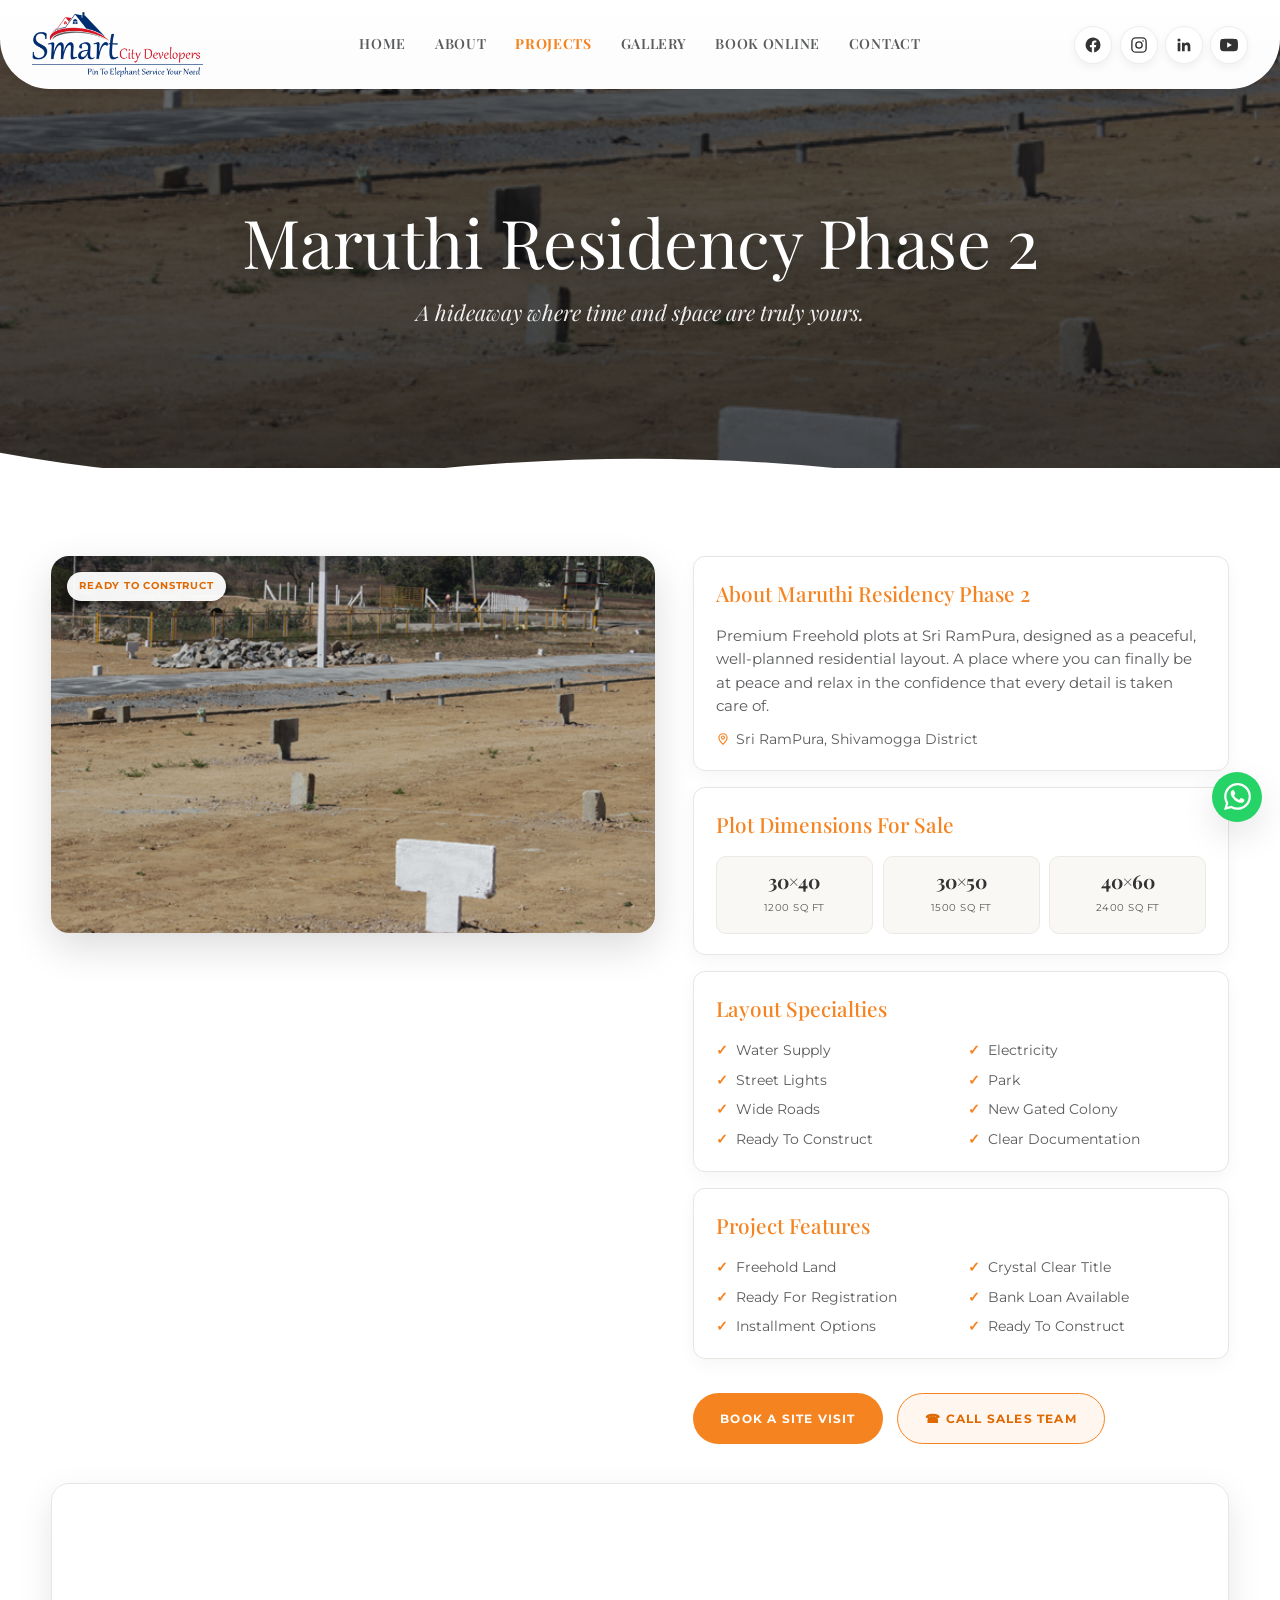
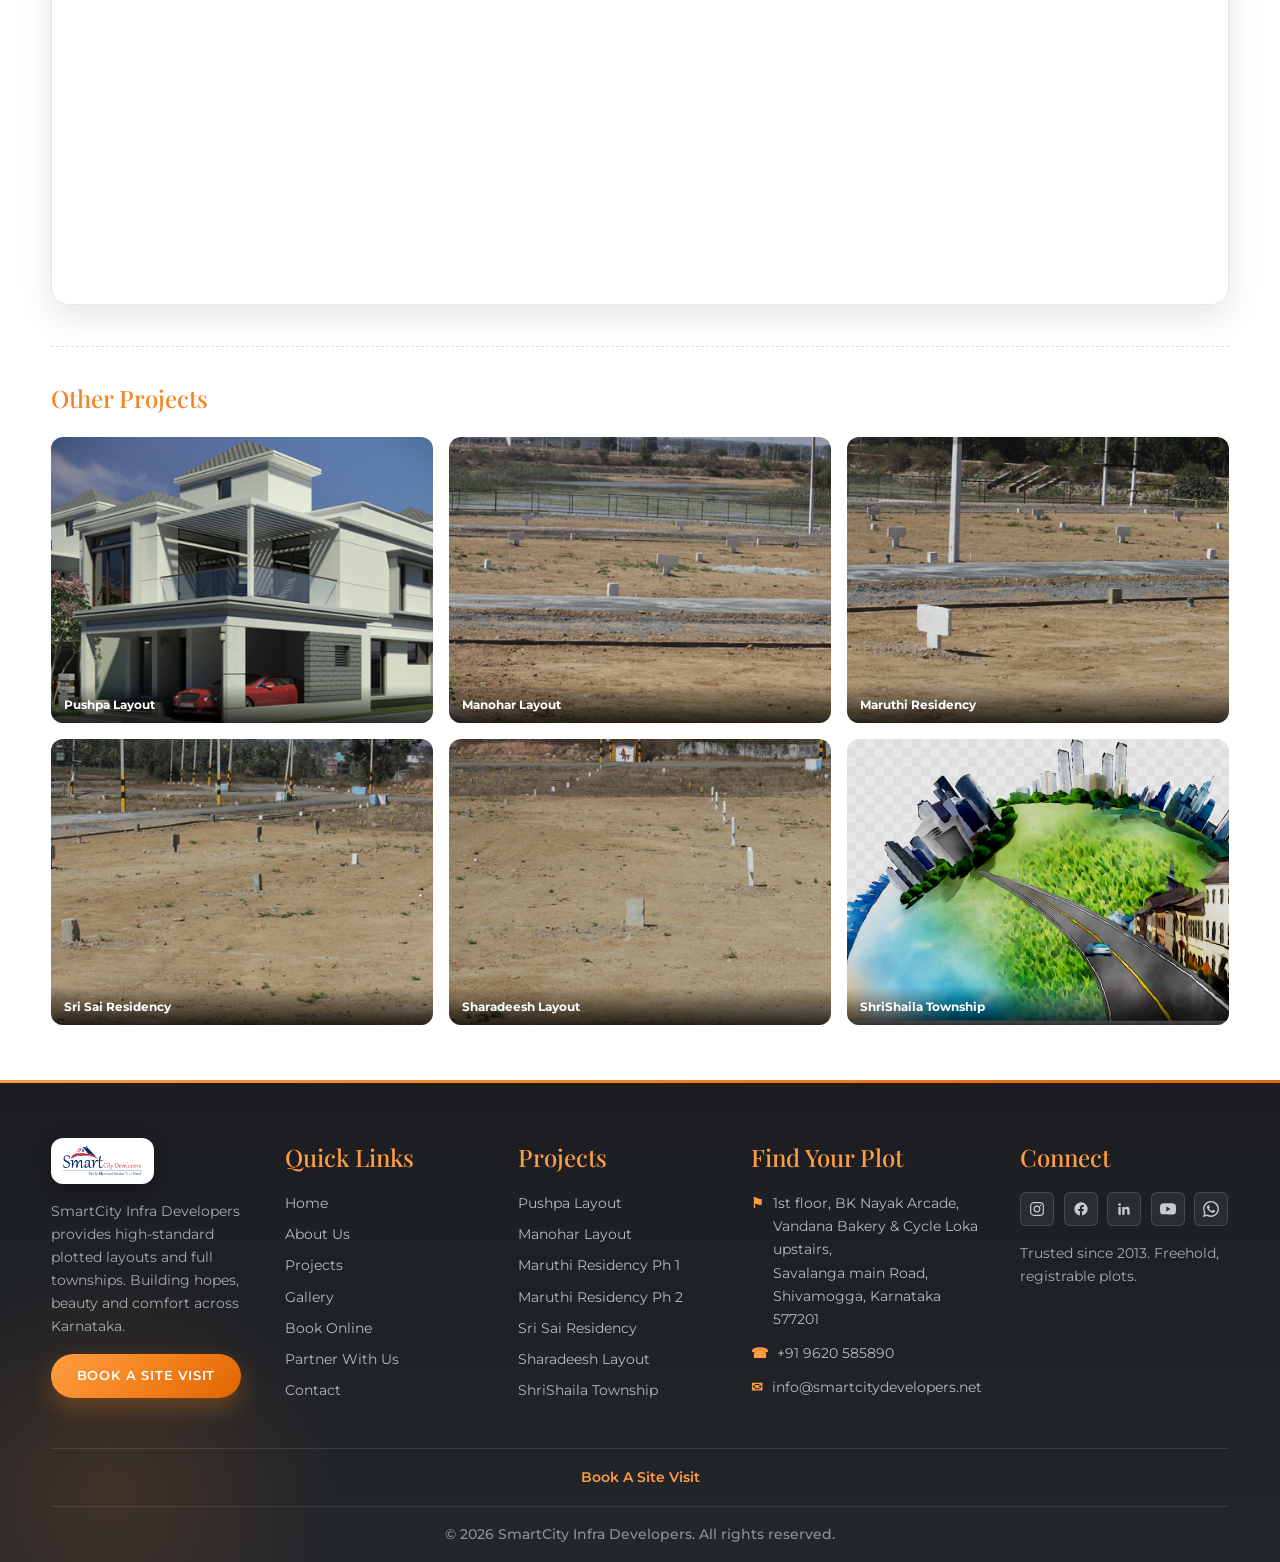
<file: maruthi-phase-2.html>
<!DOCTYPE html>
<html lang="en">
<head>
<meta charset="utf-8">
<meta name="viewport" content="width=device-width, initial-scale=1, viewport-fit=cover">
<meta name="theme-color" content="#f58320">
<meta name="mobile-web-app-capable" content="yes">
<meta name="apple-mobile-web-app-capable" content="yes">
<meta name="apple-mobile-web-app-status-bar-style" content="default">
<meta name="apple-mobile-web-app-title" content="SmartCity">
<link rel="manifest" href="manifest.json">
<link rel="icon" type="image/png" sizes="192x192" href="assets/icons/icon-192.png">
<link rel="icon" type="image/png" sizes="16x16" href="assets/icons/favicon-16.png">
<link rel="icon" type="image/png" sizes="32x32" href="assets/icons/favicon-32.png">
<link rel="icon" type="image/x-icon" href="favicon.ico">
<link rel="apple-touch-icon" sizes="180x180" href="assets/icons/apple-touch-icon.png">
<title>Maruthi Residency Phase 2 | SmartCity Infra Developers</title>
<meta name="description" content="Maruthi Residency Phase 2 — premium Freehold plots at Sri RamPura, Shivamogga, Karnataka. Freehold, crystal clear title, ready to construct. Call +91 9620 585890.">
<link rel="canonical" href="https://smartcitydevelopers.net/maruthi-phase-2.html">
<meta property="og:type" content="website">
<meta property="og:site_name" content="SmartCity Infra Developers">
<meta property="og:locale" content="en_IN">
<meta property="og:url" content="https://smartcitydevelopers.net/maruthi-phase-2.html">
<meta property="og:title" content="Maruthi Residency Phase 2 | SmartCity Infra Developers">
<meta property="og:description" content="Maruthi Residency Phase 2 — premium Freehold plots at Sri RamPura, Shivamogga, Karnataka. Freehold, crystal clear title, ready to construct. Call +91 9620 585890.">
<meta property="og:image" content="https://smartcitydevelopers.net/assets/img/smartcitydeveloper4.png">
<meta property="og:image:width" content="1200">
<meta property="og:image:height" content="630">
<meta name="twitter:card" content="summary_large_image">
<meta name="twitter:title" content="Maruthi Residency Phase 2 | SmartCity Infra Developers">
<meta name="twitter:description" content="Maruthi Residency Phase 2 — premium Freehold plots at Sri RamPura, Shivamogga, Karnataka. Freehold, crystal clear title, ready to construct. Call +91 9620 585890.">
<meta name="twitter:image" content="https://smartcitydevelopers.net/assets/img/smartcitydeveloper4.png"><link rel="preconnect" href="https://fonts.googleapis.com">
<link rel="preconnect" href="https://fonts.gstatic.com" crossorigin>
<link href="https://fonts.googleapis.com/css2?family=Montserrat:wght@400;500;600;700;800&family=Bodoni+Moda:opsz,wght@6..96,400;6..96,500;6..96,600&family=Playfair+Display:ital,wght@0,400;0,500;0,600;0,700;1,400;1,500;1,600&display=swap" rel="stylesheet">
<style>
:root{
  --brand:#f58320;--brand-d:#df6800;
  --ink:#5a5b5d;--dark:#333333;
  --bg:#ffffff;--sec:#efefef;--foot:#e3e3e3;
  --f-body:'Montserrat',sans-serif;--f-head:'Playfair Display',serif;--f-quote:'Playfair Display',serif;
}
*{margin:0;padding:0;box-sizing:border-box}
html{scroll-behavior:smooth}
body{font-family:var(--f-body);color:var(--ink);background:var(--bg);line-height:1.6;-webkit-tap-highlight-color:transparent}
img{display:block;max-width:100%}
a{text-decoration:none;color:inherit}
ul{list-style:none}
.wrap{width:min(1200px,92%);margin-inline:auto}

.site-header{position:fixed;top:0;left:0;right:0;z-index:60;display:flex;justify-content:flex-start;padding:0}
.header-inner{position:relative;width:100%;display:flex;align-items:center;justify-content:space-between;gap:1rem;background:#fff;border-radius:0 0 50px 50px;box-shadow:0 0 14px rgba(0,0,0,.10);padding:0 clamp(1rem,2.5vw,2rem);height:74px;transition:height .3s,box-shadow .3s}
.site-header.shrink .header-inner{height:54px;box-shadow:0 2px 10px rgba(0,0,0,.08)}
.brand img{height:54px;width:auto;display:block}
.h-social{display:flex;align-items:center;gap:.45rem;margin-left:1.1rem}
.h-social a{width:32px;height:32px;border-radius:50%;display:grid;place-items:center;background:#f6f6f6;color:var(--ink);border:1px solid #e5e5e5;transition:.25s}
.h-social svg{width:15px;height:15px}
.h-social a:hover{background:var(--brand);color:#fff;border-color:var(--brand);transform:translateY(-2px)}
.nav-main{position:absolute;left:50%;transform:translateX(-50%);display:flex;align-items:center;gap:.2rem}
.nav-main a{padding:.55rem .6rem;font-size:12.5px;font-weight:500;text-transform:uppercase;letter-spacing:.2px;color:var(--ink);position:relative;white-space:nowrap}
.nav-main a:hover,.nav-main a.on{color:var(--brand);font-weight:700}
.nav-main a::after{content:"";position:absolute;left:.6rem;right:.6rem;bottom:.35rem;height:2px;background:var(--brand);transform:scaleX(0);transition:.25s;transform-origin:left}
.nav-main a:hover::after{transform:scaleX(1)}
.nav-burger{display:none;background:none;border:0;cursor:pointer;width:38px;height:38px;position:relative}
.nav-burger i,.nav-burger i::before,.nav-burger i::after{content:"";position:absolute;left:7px;width:24px;height:3px;border-radius:2px;background:var(--brand);transition:.25s}
.nav-burger i{top:18px}
.nav-burger i::before{top:-8px}
.nav-burger i::after{top:8px}

.m-menu{position:fixed;inset:0;background:#fff;z-index:80;display:flex;flex-direction:column;justify-content:center;padding:2rem;opacity:0;visibility:hidden;transition:.3s}
.m-menu.open{opacity:1;visibility:visible}
.m-menu .close{position:absolute;top:1.2rem;right:1rem;background:none;border:0;font-size:2rem;color:var(--brand);cursor:pointer;line-height:1}
.m-menu a{font-size:1.4rem;font-weight:700;color:var(--dark);padding:.8rem 0;border-bottom:1px solid #eee;text-transform:uppercase;letter-spacing:.5px}
.m-menu a:hover,.m-menu a.on{color:var(--brand)}
.m-menu .m-foot{margin-top:2rem;font-size:.9rem;color:var(--ink)}
.m-menu .m-foot a{display:inline-block;font-size:.9rem;border:0;padding:0 .6rem 0 0;color:var(--brand);text-transform:none}

.phero{position:relative;min-height:52vh;min-height:52svh;display:flex;align-items:center;background:#111;overflow:hidden}
.phero img{position:absolute;inset:0;width:100%;height:100%;object-fit:cover}
.phero .veil{position:absolute;inset:0;background:linear-gradient(180deg,rgba(0,0,0,.38),rgba(0,0,0,.68))}
.phero .wrap{position:relative;z-index:2;text-align:center;color:#fff;padding:8rem 0 4rem}
.phero h1{font-family:var(--f-head);font-weight:400;font-size:clamp(2.6rem,6vw,4.2rem);line-height:1.15;text-shadow:0 4px 26px rgba(0,0,0,.5)}
.phero p{font-family:var(--f-quote);font-style:italic;font-size:clamp(1.05rem,2.2vw,1.35rem);margin-top:.9rem;color:rgba(255,255,255,.92);font-weight:400}
.curve{position:relative;z-index:3;margin-top:-34px;line-height:0;background:transparent;pointer-events:none}
.curve svg{width:100%;height:58px;display:block;overflow:visible}

.p-layout{padding:4rem 0 3.4rem;background:var(--bg)}
.p-grid{display:grid;grid-template-columns:1.06fr .94fr;gap:2.4rem;align-items:start}
.p-hero{position:relative;border-radius:18px;overflow:hidden;box-shadow:0 14px 40px rgba(0,0,0,.14)}
.p-hero img{width:100%;height:100%;object-fit:cover;aspect-ratio:16/10}
.p-tag{position:absolute;top:1rem;left:1rem;background:rgba(255,255,255,.95);color:var(--brand-d);font-size:10px;font-weight:700;text-transform:uppercase;letter-spacing:.8px;padding:.4rem .75rem;border-radius:99px;box-shadow:0 3px 10px rgba(0,0,0,.18)}
.p-tag.up{background:#4b5563;color:#fff}
.p-panel{display:grid;gap:1rem}
.p-card{background:#fff;border:1px solid #e9e6e2;border-radius:12px;padding:1.25rem 1.35rem;box-shadow:0 6px 18px rgba(0,0,0,.04)}
.p-card h3{font-family:var(--f-head);color:var(--brand);font-weight:500;font-size:1.3rem;margin-bottom:.9rem}
.p-card .sub{font-size:.92rem;color:var(--ink)}
.p-card .loc{display:flex;align-items:center;gap:.4rem;margin-top:.55rem;font-size:.88rem}
.p-card .loc svg{width:14px;height:14px;color:var(--brand);flex:0 0 14px}
.p-div{height:1px;margin:1rem 0;background:repeating-linear-gradient(90deg,#e3ded8 0 6px,transparent 6px 12px)}
.dim-grid{display:grid;grid-template-columns:1fr 1fr 1fr;gap:.6rem}
.dim-grid .d{background:#faf8f5;border:1px solid #ece9e4;border-radius:10px;padding:.85rem .4rem;text-align:center}
.dim-grid b{display:block;font-family:var(--f-head);color:var(--dark);font-size:1.2rem;line-height:1.2}
.dim-grid span{font-size:9.5px;text-transform:uppercase;letter-spacing:.5px;color:var(--ink)}
.p-list{display:grid;grid-template-columns:1fr 1fr;gap:.4rem .9rem}
.p-list li{display:flex;gap:.5rem;font-size:.9rem;color:var(--ink);align-items:flex-start}
.p-list .ck{color:var(--brand);font-weight:700;flex:0 0 auto}
.p-cta{display:flex;gap:.9rem;flex-wrap:wrap;padding-top:1.1rem}
.p-cta .s{background:var(--brand);color:#fff;font-family:var(--f-body);font-size:12px;font-weight:700;text-transform:uppercase;letter-spacing:1.2px;padding:.95rem 1.7rem;border-radius:999px;display:inline-flex;align-items:center;gap:.5rem;transition:.25s}
.p-cta .s:hover{background:var(--brand-d);box-shadow:0 10px 26px rgba(245,131,32,.4);transform:translateY(-2px)}
.p-cta .g{background:rgba(245,131,32,.07);border:1px solid var(--brand);color:var(--brand-d);font-family:var(--f-body);font-size:12px;font-weight:700;text-transform:uppercase;letter-spacing:1.2px;padding:.95rem 1.7rem;border-radius:999px;display:inline-flex;align-items:center;gap:.5rem;transition:.25s}
.p-cta .g:hover{background:var(--brand);color:#fff}
.p-map{margin-top:2.4rem}
.p-map .frame{position:relative;border-radius:18px;overflow:hidden;border:1px solid #e9e6e2;box-shadow:0 12px 34px rgba(0,0,0,.10)}
.p-map iframe{display:block;width:100%;height:420px;border:0}
.related{margin-top:2.6rem;padding-top:2rem;border-top:1px dashed #e3ded8}
.related h3{font-family:var(--f-head);font-weight:500;color:var(--brand);font-size:1.5rem;margin-bottom:1.2rem}
.mini-grid{display:grid;grid-template-columns:repeat(3,1fr);gap:1rem}
.mini-grid a{display:block;border-radius:12px;overflow:hidden;position:relative;aspect-ratio:4/3;background:#e7e7e7}
.mini-grid img{width:100%;height:100%;object-fit:cover;transition:.4s}
.mini-grid a:hover img{transform:scale(1.06)}
.mini-grid .nm{position:absolute;inset:auto 0 0 0;padding:.6rem .8rem;font-size:12px;font-weight:700;color:#fff;background:linear-gradient(180deg,transparent,rgba(0,0,0,.78))}

footer{background:var(--foot)}
.fflex{display:grid;grid-template-columns:1fr 1fr 1fr 1fr 1fr;gap:2.4rem;padding:3.6rem 0 2.4rem}
.fflex h3{font-family:var(--f-head);font-weight:500;font-size:1.5rem;color:var(--brand);margin-bottom:1rem}
.fflex p{font-size:.9rem}
.fflex ul li{margin-bottom:.5rem;font-size:.9rem}
.fflex ul a:hover{color:var(--brand-d)}
.fflex .abi img{height:46px;width:auto;margin-bottom:1rem}
.fflex .con li{display:flex;gap:.55rem;margin-bottom:.7rem;font-size:.9rem}
.fflex .con .ico{color:var(--brand);font-weight:700}
.fflex .con a:hover{color:var(--brand-d)}
.social{display:flex;gap:.6rem;margin-top:1rem}
.social a{width:34px;height:34px;border-radius:6px;display:grid;place-items:center;color:var(--ink);background:#fff;font-size:.9rem;border:1px solid #d4d4d4;transition:.25s}
.social a:hover{color:var(--brand);border-color:var(--brand)}
.social svg{width:16px;height:16px}
.fflex .btn{display:inline-block;margin-top:1rem;background:var(--brand);color:#fff;font-size:12.5px;font-weight:600;text-transform:uppercase;letter-spacing:.8px;padding:.75rem 1.6rem;border-radius:999px;transition:.25s}
.fflex .btn:hover{background:var(--brand-d)}
.fbottom{display:flex;align-items:center;gap:.8rem;flex-wrap:wrap;padding:1.1rem 0;border-top:1px solid #cecece;font-size:.85rem}
.fbottom a{font-weight:600;color:var(--brand-d);display:inline-flex;align-items:center;gap:.8rem}
.fbottom a+a::before{content:"";width:1px;height:14px;background:var(--brand)}
.fcopy{padding:1rem 0;font-size:14px;font-weight:500;color:var(--ink);border-top:1px solid #cecece;display:flex;justify-content:space-between;gap:1rem;flex-wrap:wrap}
.fcopy b{font-weight:800}

@media (max-width:1040px){
  .h-social{display:none}
}
@media (max-width:1020px){
  .p-grid{grid-template-columns:1fr}
  .mini-grid{grid-template-columns:repeat(2,1fr)}
  .fflex{grid-template-columns:1fr 1fr;gap:2rem}
}
@media (max-width:767px){
  .site-header{top:0}
  .header-inner{height:60px;border-radius:0 0 30px 30px;padding:0 14px}
  .brand img{height:46px}
  .h-social{display:none}
  .nav-main{display:none}
  .nav-burger{display:block}
  .curve{margin-top:-16px}
  .curve svg{height:26px}
  .phero{min-height:46vh}
  .p-layout{padding:2.4rem 0 2.2rem}
  .p-list{grid-template-columns:1fr}
  .mini-grid{grid-template-columns:1fr 1fr}
  .p-map iframe{height:300px}
  .fflex{grid-template-columns:1fr}
  .fcopy{flex-direction:column;gap:.4rem}
}
</style>
<link rel="stylesheet" href="assets/css/ux.css?v=17">
  <script type="application/ld+json">
{
    "@context":  "https://schema.org",
    "@graph":  [
                   {
                       "category":  "Plots and Layouts for Sale",
                       "@type":  [
                                     "Product",
                                     "RealEstateListing"
                                 ],
                       "url":  "https://smartcitydevelopers.net/maruthi-phase-2.html",
                       "name":  "Maruthi Residency Ph 2 - Plots for Sale in Sri RamPura, Shivamogga",
                       "brand":  {
                                     "name":  "SmartCity Infra Developers",
                                     "@type":  "Brand"
                                 },
                       "image":  "https://smartcitydevelopers.net/assets/img/smartcitydeveloper4.png",
                       "description":  "Plotted layout by SmartCity Infra Developers in Sri RamPura, Shivamogga. Freehold land with clear title, wide roads, water and power - ready to construct.",
                       "offers":  {
                                      "price":  "On Request",
                                      "priceCurrency":  "INR",
                                      "availability":  "https://schema.org/InStock",
                                      "@type":  "Offer",
                                      "seller":  {
                                                     "telephone":  "+919620585890",
                                                     "name":  "SmartCity Infra Developers",
                                                     "@type":  "RealEstateAgent"
                                                 }
                                  }
                   },
                   {
                       "@type":  "BreadcrumbList",
                       "itemListElement":  [
                                               {
                                                   "position":  1,
                                                   "name":  "Home",
                                                   "item":  "https://smartcitydevelopers.net/index.html",
                                                   "@type":  "ListItem"
                                               },
                                               {
                                                   "position":  2,
                                                   "name":  "Projects",
                                                   "item":  "https://smartcitydevelopers.net/index.html#projects",
                                                   "@type":  "ListItem"
                                               },
                                               {
                                                   "position":  3,
                                                   "name":  "Maruthi Residency Ph 2",
                                                   "item":  "https://smartcitydevelopers.net/maruthi-phase-2.html",
                                                   "@type":  "ListItem"
                                               }
                                           ]
                   }
               ]
}
</script>
  <link rel="stylesheet" href="assets/css/pwa.css?v=1">
</head>
<body>

<header class="site-header" id="siteHeader">
  <div class="header-inner">
    <a class="brand" href="index.html"><img src="assets/img/logo.png" alt="SmartCity Infra Developers logo"></a>
    <div class="h-social" aria-label="Social media">
      <a href="https://facebook.com" target="_blank" rel="noopener" aria-label="Facebook"><svg viewBox="0 0 24 24" fill="currentColor"><path d="M22 12a10 10 0 1 0-11.56 9.88v-6.99H7.9V12h2.54V9.8c0-2.5 1.49-3.89 3.77-3.89 1.09 0 2.24.2 2.24.2v2.46h-1.26c-1.24 0-1.63.77-1.63 1.56V12h2.78l-.44 2.89h-2.34v6.99A10 10 0 0 0 22 12z"/></svg></a>
      <a href="https://instagram.com" target="_blank" rel="noopener" aria-label="Instagram"><svg viewBox="0 0 24 24" fill="none" stroke="currentColor" stroke-width="1.8"><rect x="2.5" y="2.5" width="19" height="19" rx="5"/><circle cx="12" cy="12" r="4.2"/><circle cx="17.4" cy="6.6" r="1.1" fill="currentColor" stroke="none"/></svg></a>
      <a href="https://linkedin.com" target="_blank" rel="noopener" aria-label="LinkedIn"><svg viewBox="0 0 24 24" fill="currentColor"><path d="M20.45 20.45h-3.55v-5.57c0-1.33-.03-3.04-1.85-3.04-1.86 0-2.14 1.45-2.14 2.94v5.67H9.35V9h3.41v1.56h.05c.48-.9 1.64-1.85 3.37-1.85 3.6 0 4.27 2.37 4.27 5.46v6.28zM5.34 7.43a2.06 2.06 0 1 1 0-4.12 2.06 2.06 0 0 1 0 4.12zM7.12 20.45H3.56V9h3.56v11.45z"/></svg></a>
      <a href="https://youtube.com" target="_blank" rel="noopener" aria-label="YouTube"><svg viewBox="0 0 24 24" fill="currentColor"><path d="M23.5 6.19a3.02 3.02 0 0 0-2.12-2.14C19.51 3.55 12 3.55 12 3.55s-7.51 0-9.38.5A3.02 3.02 0 0 0 .5 6.19C0 8.07 0 12 0 12s0 3.93.5 5.81a3.02 3.02 0 0 0 2.12 2.14c1.87.5 9.38.5 9.38.5s7.51 0 9.38-.5a3.02 3.02 0 0 0 2.12-2.14C24 15.93 24 12 24 12s0-3.93-.5-5.81zM9.55 15.57V8.43L15.82 12l-6.27 3.57z"/></svg></a>
    </div>
    <nav class="nav-main" aria-label="Primary">
      <a href="index.html">Home</a>
      <a href="about.html">About</a>
      <a href="index.html#projects" class="on">Projects</a>
      <a href="gallery.html">Gallery</a>
      <a href="book-online.html">Book Online</a>
      <a href="contact.html">Contact</a>
    </nav>
    <button class="nav-burger" id="burger" aria-label="Menu"><i></i></button>
  </div>
</header>

<div class="m-menu" id="mMenu">
  <button class="close" id="mClose" aria-label="Close">&#215;</button>
  <a href="index.html">Home</a>
  <a href="about.html">About</a>
  <a href="index.html#projects" class="on">Projects</a>
  <a href="gallery.html">Gallery</a>
  <a href="book-online.html">Book Online</a>
  <a href="partner-with-us.html">Partner With Us</a>
  <a href="contact.html">Contact</a>
  <div class="m-foot">
    <a href="tel:+919620585890">+91 9620 585890</a><br>
    <a href="mailto:info@smartcitydevelopers.net">info@smartcitydevelopers.net</a>
  </div>
</div>

<section class="phero">
  <img src="assets/img/smartcitydeveloper4.png" alt="Maruthi Residency Phase 2">
  <div class="veil"></div>
  <div class="wrap">
    <h1>Maruthi Residency Phase 2</h1>
    <p>A hideaway where time and space are truly yours.</p>
  </div>
</section>

<div class="curve">
  <svg viewBox="0 -8 1440 68" preserveAspectRatio="none"><path d="M0 52 V 14 Q 240 60 480 34 Q 720 8 960 34 Q 1200 60 1440 34 V52 Z" fill="#ffffff"></path></svg>
</div>

<section class="p-layout">
  <div class="wrap">
    <div class="p-grid">

      <div class="p-hero">
        <img src="assets/img/smartcitydeveloper4.png" alt="Maruthi Residency Phase 2 aerial layout">
        <span class="p-tag ">Ready To Construct</span>
      </div>

      <div class="p-panel">
        <div class="p-card">
          <h3>About Maruthi Residency Phase 2</h3>
          <p class="sub">Premium Freehold plots at Sri RamPura, designed as a peaceful, well-planned residential layout. A place where you can finally be at peace and relax in the confidence that every detail is taken care of.</p>
          <p class="loc"><svg viewBox="0 0 24 24" fill="none" stroke="currentColor" stroke-width="2" stroke-linecap="round" stroke-linejoin="round"><path d="M12 21s7-6.1 7-11a7 7 0 1 0-14 0c0 4.9 7 11 7 11z"/><circle cx="12" cy="9.5" r="2.6"/></svg>Sri RamPura, Shivamogga District</p>
        </div>

        <div class="p-card">
          <h3>Plot Dimensions For Sale</h3>
          <div class="dim-grid">
            <div class="d"><b>30&times;40</b><span>1200 Sq Ft</span></div>
            <div class="d"><b>30&times;50</b><span>1500 Sq Ft</span></div>
            <div class="d"><b>40&times;60</b><span>2400 Sq Ft</span></div>
          </div>
        </div>

        <div class="p-card">
          <h3>Layout Specialties</h3>
          <ul class="p-list">
            <li><span class="ck">&#10003;</span>Water Supply</li>
            <li><span class="ck">&#10003;</span>Electricity</li>
            <li><span class="ck">&#10003;</span>Street Lights</li>
            <li><span class="ck">&#10003;</span>Park</li>
            <li><span class="ck">&#10003;</span>Wide Roads</li>
            <li><span class="ck">&#10003;</span>New Gated Colony</li>
            <li><span class="ck">&#10003;</span>Ready To Construct</li>
            <li><span class="ck">&#10003;</span>Clear Documentation</li>
          </ul>
        </div>

        <div class="p-card">
          <h3>Project Features</h3>
          <ul class="p-list">
            <li><span class="ck">&#10003;</span>Freehold Land</li>
            <li><span class="ck">&#10003;</span>Crystal Clear Title</li>
            <li><span class="ck">&#10003;</span>Ready For Registration</li>
            <li><span class="ck">&#10003;</span>Bank Loan Available</li>
            <li><span class="ck">&#10003;</span>Installment Options</li>
            <li><span class="ck">&#10003;</span>Ready To Construct</li>
          </ul>
        </div>

        <div class="p-cta">
          <a class="s" href="contact.html">Book A Site Visit</a>
          <a class="g" href="tel:+919620585890">&#9742; Call Sales Team</a>
        </div>
      </div>

    </div>

    <div class="p-map">
      <div class="frame">
        <iframe src="https://maps.google.com/maps?q=Sri%20RamPura%2C%20Shivamogga%20District&amp;t=&amp;z=13&amp;ie=UTF8&amp;iwloc=&amp;output=embed" loading="lazy" referrerpolicy="no-referrer-when-downgrade" title="Maruthi Residency Phase 2 location map"></iframe>
      </div>
    </div>

    <div class="related">
      <h3>Other Projects</h3>
      <div class="mini-grid">
        <a href="pushpa.html"><img src="assets/img/smartcitydeveloper1.png" alt="Pushpa Layout"><span class="nm">Pushpa Layout</span></a>
        <a href="manohar-layout.html"><img src="assets/img/smartcitydeveloper2.png" alt="Manohar Layout"><span class="nm">Manohar Layout</span></a>
        <a href="maruthi-phase-1.html"><img src="assets/img/smartcitydeveloper3.png" alt="Maruthi Residency"><span class="nm">Maruthi Residency</span></a>
        <a href="sri-sai.html"><img src="assets/img/smartcitydeveloper5.png" alt="Sri Sai Residency"><span class="nm">Sri Sai Residency</span></a>
        <a href="sharadeesh-layout.html"><img src="assets/img/smartcitydeveloper6.png" alt="Sharadeesh Layout"><span class="nm">Sharadeesh Layout</span></a>
        <a href="sri-saila-township.html"><img src="assets/img/smartcitydeveloper7.png" alt="ShriShaila Township"><span class="nm">ShriShaila Township</span></a>
      </div>
    </div>
  </div>
</section>

<footer>
  <div class="wrap">
    <div class="fflex">
      <div class="abi">
        <img src="assets/img/logo.png" alt="SmartCity Infra Developers">
        <p>SmartCity Infra Developers provides high-standard plotted layouts and full townships. Building hopes, beauty and comfort across Karnataka.</p>
        <a class="btn" href="contact.html">Book A Site Visit</a>
      </div>
      <div>
        <h3>Quick Links</h3>
        <ul>
          <li><a href="index.html">Home</a></li>
          <li><a href="about.html">About Us</a></li>
          <li><a href="index.html#projects">Projects</a></li>
          <li><a href="gallery.html">Gallery</a></li>
          <li><a href="book-online.html">Book Online</a></li>
          <li><a href="partner-with-us.html">Partner With Us</a></li>
          <li><a href="contact.html">Contact</a></li>
        </ul>
      </div>
      <div>
        <h3>Projects</h3>
        <ul>
          <li><a href="pushpa.html">Pushpa Layout</a></li>
          <li><a href="manohar-layout.html">Manohar Layout</a></li>
          <li><a href="maruthi-phase-1.html">Maruthi Residency Ph 1</a></li>
          <li><a href="maruthi-phase-2.html">Maruthi Residency Ph 2</a></li>
          <li><a href="sri-sai.html">Sri Sai Residency</a></li>
          <li><a href="sharadeesh-layout.html">Sharadeesh Layout</a></li>
          <li><a href="sri-saila-township.html">ShriShaila Township</a></li>
        </ul>
      </div>
      <div>
        <h3>Find Your Plot</h3>
        <ul class="con">
          <li><span class="ico">&#9873;</span><span>1st floor, BK Nayak Arcade,<br>Vandana Bakery &amp; Cycle Loka upstairs,<br>Savalanga main Road,<br>Shivamogga, Karnataka 577201</span></li>
          <li><span class="ico">&#9742;</span><a href="tel:+919620585890">+91 9620 585890</a></li>
          <li><span class="ico">&#9993;</span><a href="mailto:info@smartcitydevelopers.net">info@smartcitydevelopers.net</a></li>
        </ul>
      </div>
      <div>
        <h3>Connect</h3>
        <div class="social">
          <a href="https://instagram.com" target="_blank" rel="noopener" aria-label="Instagram"><svg viewBox="0 0 24 24" fill="none" stroke="currentColor" stroke-width="1.8"><rect x="2.5" y="2.5" width="19" height="19" rx="5"/><circle cx="12" cy="12" r="4.2"/><circle cx="17.4" cy="6.6" r="1.1" fill="currentColor" stroke="none"/></svg></a>
          <a href="https://facebook.com" target="_blank" rel="noopener" aria-label="Facebook"><svg viewBox="0 0 24 24" fill="currentColor"><path d="M22 12a10 10 0 1 0-11.56 9.88v-6.99H7.9V12h2.54V9.8c0-2.5 1.49-3.89 3.77-3.89 1.09 0 2.24.2 2.24.2v2.46h-1.26c-1.24 0-1.63.77-1.63 1.56V12h2.78l-.44 2.89h-2.34v6.99A10 10 0 0 0 22 12z"/></svg></a>
          <a href="https://linkedin.com" target="_blank" rel="noopener" aria-label="LinkedIn"><svg viewBox="0 0 24 24" fill="currentColor"><path d="M20.45 20.45h-3.55v-5.57c0-1.33-.03-3.04-1.85-3.04-1.86 0-2.14 1.45-2.14 2.94v5.67H9.35V9h3.41v1.56h.05c.48-.9 1.64-1.85 3.37-1.85 3.6 0 4.27 2.37 4.27 5.46v6.28zM5.34 7.43a2.06 2.06 0 1 1 0-4.12 2.06 2.06 0 0 1 0 4.12zM7.12 20.45H3.56V9h3.56v11.45z"/></svg></a>
          <a href="https://youtube.com" target="_blank" rel="noopener" aria-label="YouTube"><svg viewBox="0 0 24 24" fill="currentColor"><path d="M23.5 6.19a3.02 3.02 0 0 0-2.12-2.14C19.51 3.55 12 3.55 12 3.55s-7.51 0-9.38.5A3.02 3.02 0 0 0 .5 6.19C0 8.07 0 12 0 12s0 3.93.5 5.81a3.02 3.02 0 0 0 2.12 2.14c1.87.5 9.38.5 9.38.5s7.51 0 9.38-.5a3.02 3.02 0 0 0 2.12-2.14C24 15.93 24 12 24 12s0-3.93-.5-5.81zM9.55 15.57V8.43L15.82 12l-6.27 3.57z"/></svg></a>
          <a href="https://wa.me/919620585890" target="_blank" rel="noopener" aria-label="WhatsApp"><svg viewBox="0 0 24 24" fill="currentColor"><path d="M17.47 14.38c-.3-.15-1.76-.87-2.03-.97-.27-.1-.47-.15-.67.15-.2.3-.77.97-.95 1.17-.17.2-.35.22-.65.07-.3-.15-1.26-.46-2.4-1.48-.89-.79-1.49-1.77-1.66-2.07-.17-.3-.02-.46.13-.61.13-.13.3-.35.45-.52.15-.17.2-.3.3-.5.1-.2.05-.37-.02-.52-.08-.15-.67-1.62-.92-2.22-.24-.58-.49-.5-.67-.51h-.57c-.2 0-.52.07-.8.37-.27.3-1.04 1.02-1.04 2.5 0 1.47 1.07 2.9 1.22 3.1.15.2 2.1 3.2 5.1 4.49.71.3 1.27.49 1.7.63.72.23 1.37.2 1.88.12.58-.09 1.76-.72 2.01-1.41.25-.7.25-1.29.17-1.41-.07-.13-.27-.2-.57-.35zM12.05 21.79h-.01a9.87 9.87 0 0 1-5.03-1.38l-.36-.21-3.74.98 1-3.65-.24-.37a9.86 9.86 0 1 1 8.38 4.63zm8.42-18.3A11.82 11.82 0 0 0 12.04 0C5.5 0 .16 5.34.16 11.92c0 2.1.55 4.15 1.6 5.96L.05 24l6.27-1.64a11.9 11.9 0 0 0 5.72 1.46h.01c6.54 0 11.87-5.34 11.87-11.92 0-3.18-1.24-6.17-3.4-8.41z"/></svg></a>
        </div>
        <p style="margin-top:1rem;font-size:.9rem">Trusted since 2013. Freehold, registrable plots.</p>
      </div>
    </div>
    <div class="fbottom">
      <a href="tel:+919620585890">Book A Site Visit</a>
    </div>
    <div class="fcopy">
      <span>&copy; 2026 SmartCity Infra Developers. All rights reserved.</span>
    </div>
  </div>
</footer>

<script>
(function () {
  var header = document.getElementById("siteHeader");
  window.addEventListener("scroll", function () {
    header.classList.toggle("shrink", window.scrollY > 50);
  }, { passive: true });

  var burger = document.getElementById("burger"), menu = document.getElementById("mMenu");
  function openMenu() { menu.classList.add("open"); document.body.style.overflow = "hidden"; }
  function closeMenu() { menu.classList.remove("open"); document.body.style.overflow = ""; }
  burger.addEventListener("click", openMenu);
  document.getElementById("mClose").addEventListener("click", closeMenu);

  if ("serviceWorker" in navigator && (location.protocol === "https:" || location.hostname === "localhost" || location.hostname === "127.0.0.1")) {
    window.addEventListener("load", function () { navigator.serviceWorker.register("sw.js").catch(function () {}); });
  }
})();
</script>
<script src="assets/js/ux.js?v=5" defer></script>
<nav class="m-nav" aria-label="Mobile navigation">
  <a href="index.html"><svg viewBox="0 0 24 24" fill="none" stroke="currentColor" stroke-width="1.7" stroke-linecap="round" stroke-linejoin="round" aria-hidden="true"><path d="M3 11.5 12 4l9 7.5M5.5 10v9a1 1 0 0 0 1 1h11a1 1 0 0 0 1-1v-9"/></svg><span>Home</span></a>
  <a href="about.html"><svg viewBox="0 0 24 24" fill="none" stroke="currentColor" stroke-width="1.7" stroke-linecap="round" stroke-linejoin="round" aria-hidden="true"><circle cx="12" cy="12" r="9"/><path d="M12 11.5V16"/><circle cx="12" cy="8" r="1" fill="currentColor" stroke="none"/></svg><span>About</span></a>
  <a href="index.html#projects" class="on"><svg viewBox="0 0 24 24" fill="none" stroke="currentColor" stroke-width="1.7" stroke-linecap="round" stroke-linejoin="round" aria-hidden="true"><path d="M4 21V5a1 1 0 0 1 1-1h9a1 1 0 0 1 1 1v16M4 21h16M8 21v-4h3v4"/><path d="M8 8h1M8 12h1M11 9h1"/></svg><span>Projects</span></a>
  <a href="gallery.html"><svg viewBox="0 0 24 24" fill="none" stroke="currentColor" stroke-width="1.7" stroke-linecap="round" stroke-linejoin="round" aria-hidden="true"><rect x="3" y="4.5" width="18" height="15" rx="2.5"/><circle cx="9" cy="10" r="2"/><path d="m4 17.5 4.5-4 3.5 3 4-4 4 3.5"/></svg><span>Gallery</span></a>
  <a href="book-online.html"><svg viewBox="0 0 24 24" fill="none" stroke="currentColor" stroke-width="1.7" stroke-linecap="round" stroke-linejoin="round" aria-hidden="true"><rect x="3" y="4.5" width="18" height="16" rx="2.5"/><path d="M8 2.8v3M16 2.8v3M3 9.5h18"/></svg><span>Book</span></a>
  <a href="contact.html"><svg viewBox="0 0 24 24" fill="none" stroke="currentColor" stroke-width="1.7" stroke-linecap="round" stroke-linejoin="round" aria-hidden="true"><path d="M6.5 3.5h2.4a1.5 1.5 0 0 1 1.5 1.3c.09.7.27 1.4.55 2.1a1.5 1.5 0 0 1-.34 1.58L9.5 10a12.5 12.5 0 0 0 4.5 4.5l1.5-1.1a1.5 1.5 0 0 1 1.58-.34c.7.28 1.4.46 2.1.55a1.5 1.5 0 0 1 1.3 1.5v2.4a1.5 1.5 0 0 1-1.63 1.5A17.5 17.5 0 0 1 4 5.13 1.5 1.5 0 0 1 6.5 3.5z"/></svg><span>Contact</span></a>
</nav>
  <script src="assets/js/pwa.js?v=1" defer></script>
</body>
</html>
</file>
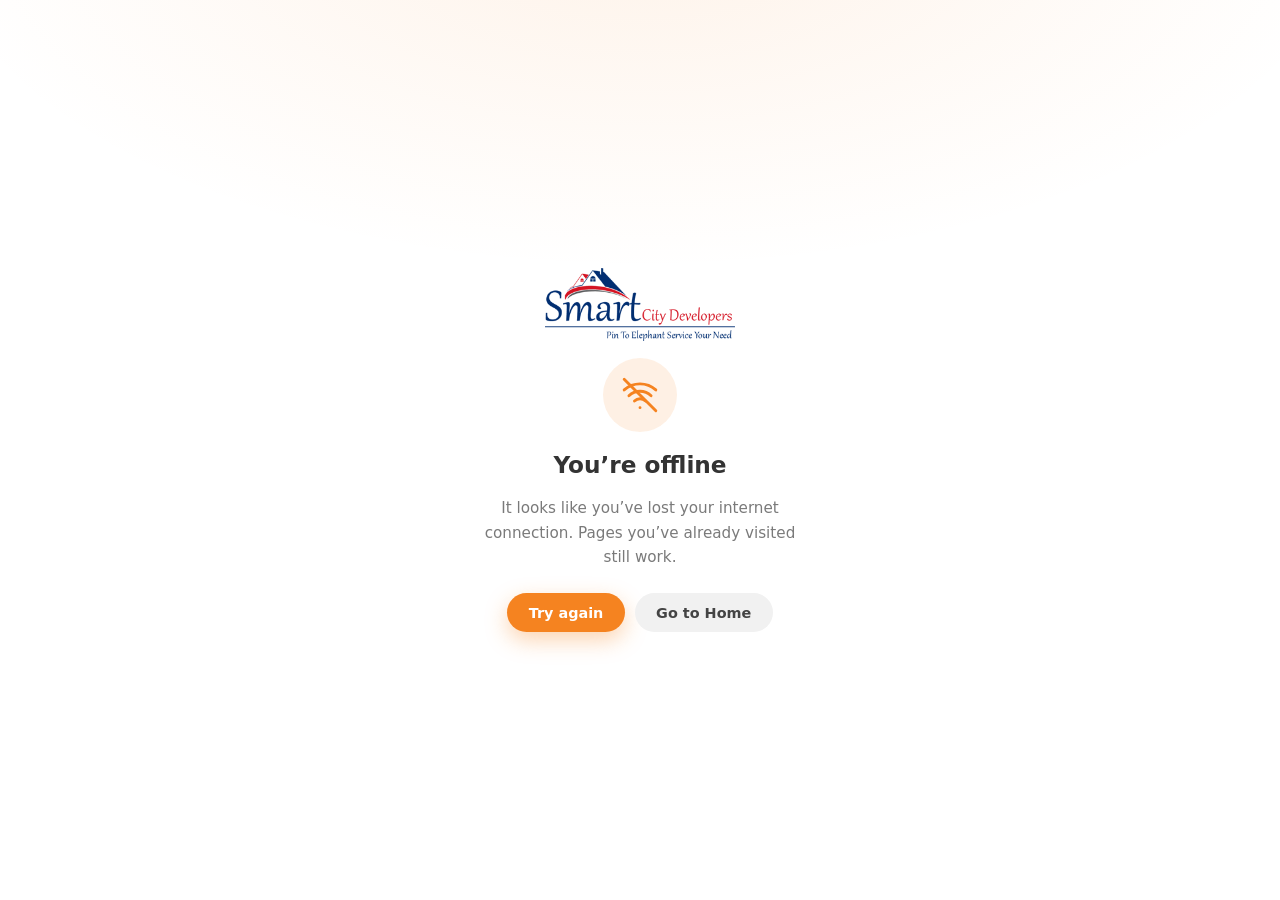
<file: offline.html>
<!DOCTYPE html>
<html lang="en">
<head>
<meta charset="utf-8">
<meta name="viewport" content="width=device-width, initial-scale=1, viewport-fit=cover">
<meta name="theme-color" content="#f58320">
<meta name="robots" content="noindex">
<title>Offline | SmartCity Infra Developers</title>
<link rel="icon" type="image/png" sizes="192x192" href="assets/icons/icon-192.png">
<link rel="apple-touch-icon" sizes="180x180" href="assets/icons/apple-touch-icon.png">
<style>
  :root{--brand:#f58320;--brand-d:#df6800;--ink:#5a5b5d;--dark:#333}
  *{margin:0;padding:0;box-sizing:border-box}
  body{
    min-height:100dvh;display:flex;flex-direction:column;align-items:center;justify-content:center;
    gap:1.1rem;text-align:center;padding:2rem 1.4rem calc(2rem + env(safe-area-inset-bottom));
    font-family:'Montserrat',system-ui,-apple-system,Segoe UI,Roboto,sans-serif;color:var(--ink);
    background:radial-gradient(1200px 600px at 50% -10%,rgba(245,131,32,.10),transparent 60%),#fff;
  }
  img{width:190px;max-width:60vw;height:auto}
  h1{font-size:1.45rem;color:var(--dark);font-weight:700;line-height:1.25}
  p{max-width:34ch;font-size:.95rem;line-height:1.6;color:#7a7a7a}
  .off-ic{width:74px;height:74px;border-radius:50%;display:grid;place-items:center;
    background:rgba(245,131,32,.12);color:var(--brand)}
  .off-ic svg{width:38px;height:38px}
  .btns{display:flex;flex-wrap:wrap;gap:.6rem;justify-content:center;margin-top:.4rem}
  a.btn,button.btn{
    font-family:inherit;font-size:.9rem;font-weight:700;border-radius:999px;padding:.7rem 1.35rem;
    border:0;cursor:pointer;text-decoration:none;transition:transform .2s ease,filter .2s ease;
  }
  .btn--primary{background:var(--brand);color:#fff;box-shadow:0 8px 22px rgba(245,131,32,.35)}
  .btn--ghost{background:#f1f1f1;color:#444}
  a.btn:hover,button.btn:hover{filter:brightness(1.04)}
  a.btn:active,button.btn:active{transform:scale(.96)}
</style>
</head>
<body>
  <img src="assets/img/logo.png" alt="SmartCity Infra Developers">
  <div class="off-ic" aria-hidden="true">
    <svg viewBox="0 0 24 24" fill="none" stroke="currentColor" stroke-width="1.8" stroke-linecap="round" stroke-linejoin="round">
      <path d="M12 20h.01"/><path d="M5 12.5a10 10 0 0 1 14 0"/><path d="M8.5 15.8a5 5 0 0 1 7 0"/>
      <path d="M2 8.8a15 15 0 0 1 20 0"/><path d="m2 2 20 20"/>
    </svg>
  </div>
  <h1>You&rsquo;re offline</h1>
  <p>It looks like you&rsquo;ve lost your internet connection. Pages you&rsquo;ve already visited still work.</p>
  <div class="btns">
    <button class="btn btn--primary" type="button" onclick="location.reload()">Try again</button>
    <a class="btn btn--ghost" href="index.html">Go to Home</a>
  </div>
</body>
</html>
</file>
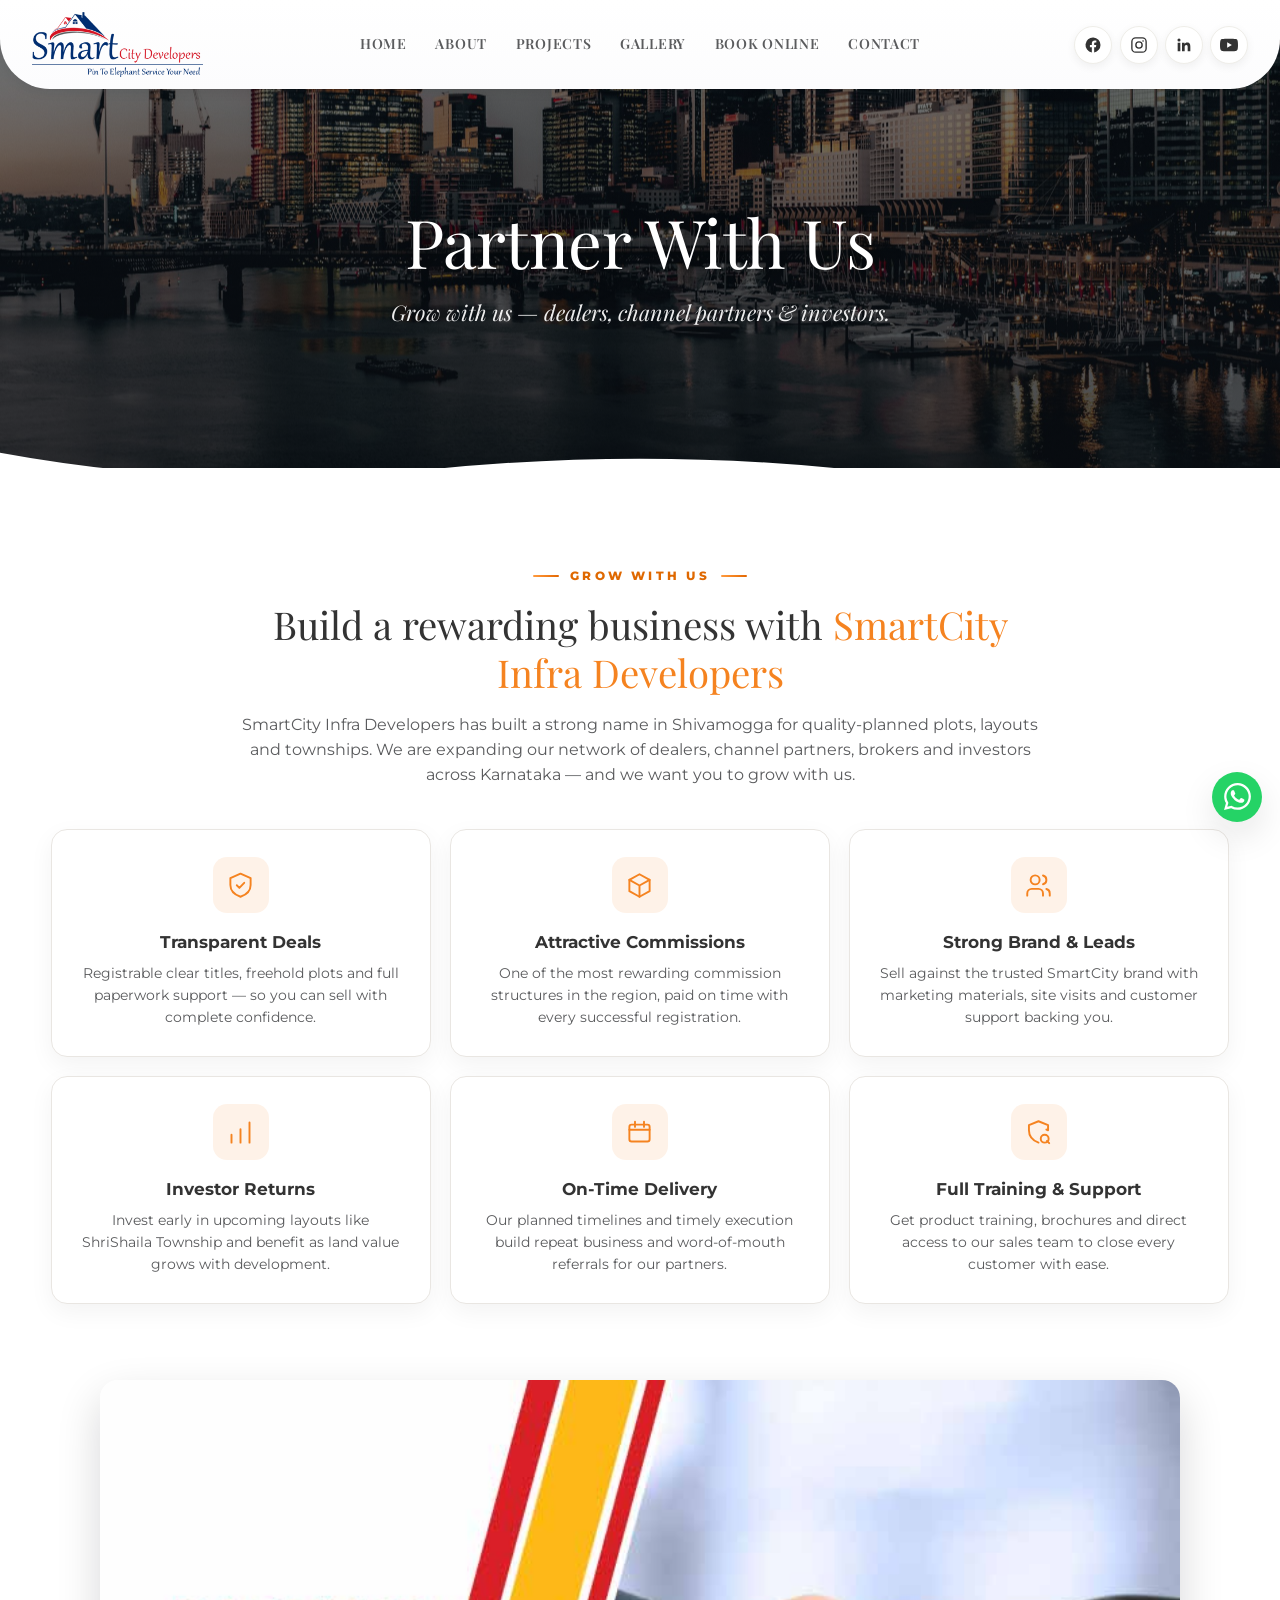
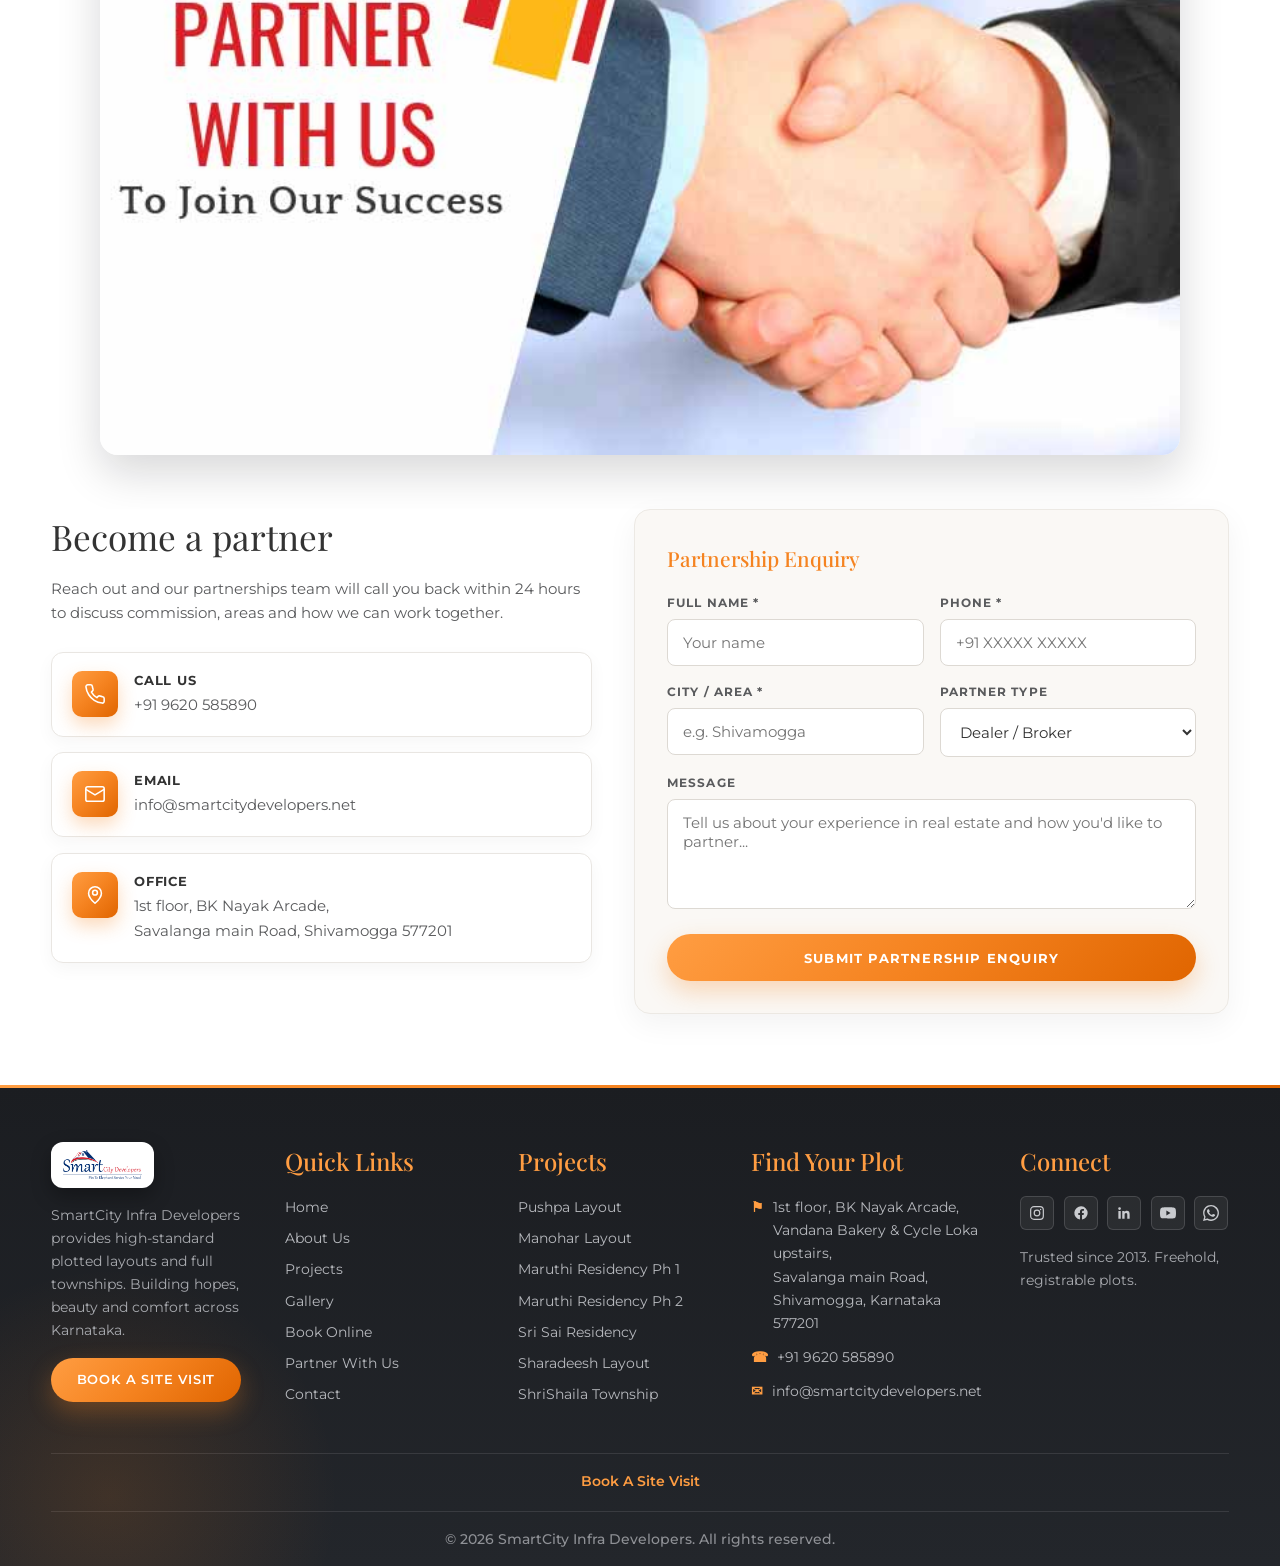
<file: partner-with-us.html>
<!DOCTYPE html>
<html lang="en">
<head>
<meta charset="utf-8">
<meta name="viewport" content="width=device-width, initial-scale=1, viewport-fit=cover">
<meta name="theme-color" content="#f58320">
<meta name="mobile-web-app-capable" content="yes">
<meta name="apple-mobile-web-app-capable" content="yes">
<meta name="apple-mobile-web-app-status-bar-style" content="default">
<meta name="apple-mobile-web-app-title" content="SmartCity">
<link rel="manifest" href="manifest.json">
<link rel="icon" type="image/png" sizes="192x192" href="assets/icons/icon-192.png">
<link rel="icon" type="image/png" sizes="16x16" href="assets/icons/favicon-16.png">
<link rel="icon" type="image/png" sizes="32x32" href="assets/icons/favicon-32.png">
<link rel="icon" type="image/x-icon" href="favicon.ico">
<link rel="apple-touch-icon" sizes="180x180" href="assets/icons/apple-touch-icon.png">
<title>Partner With Us | SmartCity Infra Developers</title>
<meta name="description" content="Partner with SmartCity Infra Developers as a channel partner, dealer or investor. Earn attractive commissions on plotted layouts and townships.">
<link rel="canonical" href="https://smartcitydevelopers.net/partner-with-us.html">
<meta property="og:type" content="website">
<meta property="og:site_name" content="SmartCity Infra Developers">
<meta property="og:locale" content="en_IN">
<meta property="og:url" content="https://smartcitydevelopers.net/partner-with-us.html">
<meta property="og:title" content="Partner With Us | SmartCity Infra Developers">
<meta property="og:description" content="Partner with SmartCity Infra Developers as a channel partner, dealer or investor. Earn attractive commissions on plotted layouts and townships.">
<meta property="og:image" content="https://smartcitydevelopers.net/assets/img/smartcitydeveloper8.png">
<meta property="og:image:width" content="1200">
<meta property="og:image:height" content="630">
<meta name="twitter:card" content="summary_large_image">
<meta name="twitter:title" content="Partner With Us | SmartCity Infra Developers">
<meta name="twitter:description" content="Partner with SmartCity Infra Developers as a channel partner, dealer or investor. Earn attractive commissions on plotted layouts and townships.">
<meta name="twitter:image" content="https://smartcitydevelopers.net/assets/img/smartcitydeveloper8.png"><link rel="preconnect" href="https://fonts.googleapis.com">
<link rel="preconnect" href="https://fonts.gstatic.com" crossorigin>
<link href="https://fonts.googleapis.com/css2?family=Montserrat:wght@400;500;600;700;800&family=Bodoni+Moda:opsz,wght@6..96,400;6..96,500;6..96,600&family=Playfair+Display:ital,wght@0,400;0,500;0,600;0,700;1,400;1,500;1,600&display=swap" rel="stylesheet">
<style>
:root{
  --brand:#f58320;--brand-d:#df6800;
  --ink:#5a5b5d;--dark:#333333;
  --bg:#ffffff;--sec:#efefef;--foot:#e3e3e3;
  --f-body:'Montserrat',sans-serif;--f-head:'Playfair Display',serif;--f-quote:'Playfair Display',serif;
}
*{margin:0;padding:0;box-sizing:border-box}
html{scroll-behavior:smooth}
body{font-family:var(--f-body);color:var(--ink);background:var(--bg);line-height:1.6;-webkit-tap-highlight-color:transparent}
img{display:block;max-width:100%}
a{text-decoration:none;color:inherit}
ul{list-style:none}
.wrap{width:min(1200px,92%);margin-inline:auto}

.site-header{position:fixed;top:0;left:0;right:0;z-index:60;display:flex;justify-content:flex-start;padding:0}
.header-inner{position:relative;width:100%;display:flex;align-items:center;justify-content:space-between;gap:1rem;background:#fff;border-radius:0 0 50px 50px;box-shadow:0 0 14px rgba(0,0,0,.10);padding:0 clamp(1rem,2.5vw,2rem);height:74px;transition:height .3s,box-shadow .3s}
.site-header.shrink .header-inner{height:54px;box-shadow:0 2px 10px rgba(0,0,0,.08)}
.brand img{height:54px;width:auto;display:block}
.h-social{display:flex;align-items:center;gap:.45rem;margin-left:1.1rem}
.h-social a{width:32px;height:32px;border-radius:50%;display:grid;place-items:center;background:#f6f6f6;color:var(--ink);border:1px solid #e5e5e5;transition:.25s}
.h-social svg{width:15px;height:15px}
.h-social a:hover{background:var(--brand);color:#fff;border-color:var(--brand);transform:translateY(-2px)}
.nav-main{position:absolute;left:50%;transform:translateX(-50%);display:flex;align-items:center;gap:.2rem}
.nav-main a{padding:.55rem .6rem;font-size:12.5px;font-weight:500;text-transform:uppercase;letter-spacing:.2px;color:var(--ink);position:relative;white-space:nowrap}
.nav-main a:hover,.nav-main a.on{color:var(--brand);font-weight:700}
.nav-main a::after{content:"";position:absolute;left:.6rem;right:.6rem;bottom:.35rem;height:2px;background:var(--brand);transform:scaleX(0);transition:.25s;transform-origin:left}
.nav-main a:hover::after{transform:scaleX(1)}
.nav-burger{display:none;background:none;border:0;cursor:pointer;width:38px;height:38px;position:relative}
.nav-burger i,.nav-burger i::before,.nav-burger i::after{content:"";position:absolute;left:7px;width:24px;height:3px;border-radius:2px;background:var(--brand);transition:.25s}
.nav-burger i{top:18px}
.nav-burger i::before{top:-8px}
.nav-burger i::after{top:8px}

.m-menu{position:fixed;inset:0;background:#fff;z-index:80;display:flex;flex-direction:column;justify-content:center;padding:2rem;opacity:0;visibility:hidden;transition:.3s}
.m-menu.open{opacity:1;visibility:visible}
.m-menu .close{position:absolute;top:1.2rem;right:1rem;background:none;border:0;font-size:2rem;color:var(--brand);cursor:pointer;line-height:1}
.m-menu a{font-size:1.35rem;font-weight:700;color:var(--dark);padding:.72rem 0;border-bottom:1px solid #eee;text-transform:uppercase;letter-spacing:.5px}
.m-menu a:hover,.m-menu a.on{color:var(--brand)}
.m-menu .m-foot{margin-top:2rem;font-size:.9rem;color:var(--ink)}
.m-menu .m-foot a{display:inline-block;font-size:.9rem;border:0;padding:0 .6rem 0 0;color:var(--brand);text-transform:none}

.phero{position:relative;min-height:52vh;min-height:52svh;display:flex;align-items:center;background:#111;overflow:hidden}
.phero img{position:absolute;inset:0;width:100%;height:100%;object-fit:cover}
.phero .veil{position:absolute;inset:0;background:linear-gradient(180deg,rgba(0,0,0,.42),rgba(0,0,0,.65))}
.phero .wrap{position:relative;z-index:2;text-align:center;color:#fff;padding:8rem 0 4rem}
.phero h1{font-family:var(--f-head);font-weight:400;font-size:clamp(2.6rem,6vw,4.2rem);line-height:1.15;text-shadow:0 4px 26px rgba(0,0,0,.5)}
.phero p{font-family:var(--f-quote);font-style:italic;font-size:clamp(1.05rem,2.2vw,1.35rem);margin-top:.9rem;color:rgba(255,255,255,.92);font-weight:400}
.curve{position:relative;z-index:3;margin-top:-34px;line-height:0;background:transparent;pointer-events:none}
.curve svg{width:100%;height:58px;display:block;overflow:visible}

.p-sec{padding:4.2rem 0 4.4rem;background:var(--bg)}
.p-intro{max-width:820px;margin:0 auto;text-align:center}
.p-intro h2{font-family:var(--f-head);font-weight:400;color:var(--dark);font-size:clamp(1.6rem,3.4vw,2.4rem);margin-bottom:1rem;line-height:1.25}
.p-intro h2 span{color:var(--brand)}
.p-intro p{font-size:.98rem}
.bens{display:grid;grid-template-columns:repeat(3,1fr);gap:1.2rem;margin-top:2.6rem}
.ben{background:#fff;border:1px solid #e9e6e2;border-radius:16px;padding:1.7rem 1.5rem;text-align:center;box-shadow:0 8px 24px rgba(0,0,0,.05);transition:.25s}
.ben:hover{transform:translateY(-5px);box-shadow:0 14px 30px rgba(0,0,0,.10)}
.ben .ic{width:56px;height:56px;margin:0 auto 1rem;border-radius:14px;background:rgba(245,131,32,.10);color:var(--brand);display:grid;place-items:center}
.ben .ic svg{width:27px;height:27px}
.ben b{display:block;color:var(--dark);font-size:1.05rem;margin-bottom:.4rem}
.ben p{font-size:.86rem}

.contact-sec{padding:0 0 4.4rem;background:var(--bg)}
.c-grid{display:grid;grid-template-columns:1fr 1.1fr;gap:2.6rem;align-items:start}
.c-title{font-family:var(--f-head);font-weight:400;color:var(--dark);font-size:clamp(1.5rem,3vw,2.2rem);margin-bottom:.7rem}
.c-lead{font-size:.96rem;margin-bottom:1.6rem}
.c-info{display:grid;gap:1rem}
.c-card{display:flex;gap:1rem;align-items:flex-start;background:#fff;border:1px solid #e9e6e2;border-radius:12px;padding:1.15rem 1.25rem;box-shadow:0 6px 18px rgba(0,0,0,.04)}
.c-card .ic{width:46px;height:46px;flex:0 0 46px;border-radius:10px;background:rgba(245,131,32,.10);color:var(--brand);display:grid;place-items:center;font-size:1.15rem}
.c-card .ic svg{width:22px;height:22px}
.c-card b{display:block;color:var(--dark);font-size:.8rem;text-transform:uppercase;letter-spacing:.8px}
.c-card a,.c-card span{font-size:.95rem;color:var(--ink)}
.c-card a:hover{color:var(--brand-d)}

.c-form{background:#faf8f5;border:1px solid #ece9e4;border-radius:16px;padding:2rem;box-shadow:0 10px 30px rgba(0,0,0,.05)}
.c-form .f-head{font-family:var(--f-head);font-weight:500;color:var(--brand);font-size:1.3rem;margin-bottom:1.2rem}
.f-row{display:grid;grid-template-columns:1fr 1fr;gap:1rem}
.f-group{margin-bottom:1.1rem}
.f-group label{display:block;font-size:11.5px;font-weight:700;text-transform:uppercase;letter-spacing:1.1px;color:var(--ink);margin-bottom:.4rem}
.f-group input,.f-group select,.f-group textarea{width:100%;font-family:var(--f-body);font-size:.95rem;color:var(--dark);background:#fff;border:1px solid #ddd9d3;border-radius:8px;padding:.8rem .95rem;transition:border-color .25s,box-shadow .25s;outline:0}
.f-group textarea{resize:vertical;min-height:110px}
.f-group input:focus,.f-group select:focus,.f-group textarea:focus{border-color:var(--brand);box-shadow:0 0 0 3px rgba(245,131,32,.14)}
.f-btn{background:var(--brand);color:#fff;font-family:var(--f-body);font-size:13px;font-weight:700;text-transform:uppercase;letter-spacing:1.2px;border:0;border-radius:999px;padding:.95rem 2.2rem;cursor:pointer;transition:.25s;width:100%}
.f-btn:hover{background:var(--brand-d);box-shadow:0 10px 24px rgba(245,131,32,.35)}
.f-note{display:none;margin-top:1rem;text-align:center;background:#e9f9ef;border:1px solid #bfe9cf;color:#1c7c44;font-size:.9rem;font-weight:600;border-radius:8px;padding:.8rem}
.f-note.show{display:block}

footer{background:var(--foot)}
.fflex{display:grid;grid-template-columns:1fr 1fr 1fr 1fr 1fr;gap:2.4rem;padding:3.6rem 0 2.4rem}
.fflex h3{font-family:var(--f-head);font-weight:500;font-size:1.5rem;color:var(--brand);margin-bottom:1rem}
.fflex p{font-size:.9rem}
.fflex ul li{margin-bottom:.5rem;font-size:.9rem}
.fflex ul a:hover{color:var(--brand-d)}
.fflex .abi img{height:46px;width:auto;margin-bottom:1rem}
.fflex .con li{display:flex;gap:.55rem;margin-bottom:.7rem;font-size:.9rem}
.fflex .con .ico{color:var(--brand);font-weight:700}
.fflex .con a:hover{color:var(--brand-d)}
.social{display:flex;gap:.6rem;margin-top:1rem}
.social a{width:34px;height:34px;border-radius:6px;display:grid;place-items:center;color:var(--ink);background:#fff;font-size:.9rem;border:1px solid #d4d4d4;transition:.25s}
.social a:hover{color:var(--brand);border-color:var(--brand)}
.social svg{width:16px;height:16px}
.fflex .btn{display:inline-block;margin-top:1rem;background:var(--brand);color:#fff;font-size:12.5px;font-weight:600;text-transform:uppercase;letter-spacing:.8px;padding:.75rem 1.6rem;border-radius:999px;transition:.25s}
.fflex .btn:hover{background:var(--brand-d)}
.fbottom{display:flex;align-items:center;gap:.8rem;flex-wrap:wrap;padding:1.1rem 0;border-top:1px solid #cecece;font-size:.85rem}
.fbottom a{font-weight:600;color:var(--brand-d);display:inline-flex;align-items:center;gap:.8rem}
.fbottom a+a::before{content:"";width:1px;height:14px;background:var(--brand)}
.fcopy{padding:1rem 0;font-size:14px;font-weight:500;color:var(--ink);border-top:1px solid #cecece;display:flex;justify-content:space-between;gap:1rem;flex-wrap:wrap}
.fcopy b{font-weight:800}

@media (max-width:1040px){
  .h-social{display:none}
}
@media (max-width:1020px){
  .bens{grid-template-columns:1fr}
  .c-grid{grid-template-columns:1fr}
  .fflex{grid-template-columns:1fr 1fr;gap:2rem}
}
@media (max-width:767px){
  .site-header{top:0}
  .header-inner{height:60px;border-radius:0 0 30px 30px;padding:0 14px}
  .brand img{height:46px}
  .h-social{display:none}
  .nav-main{display:none}
  .nav-burger{display:block}
  .curve{margin-top:-16px}
  .curve svg{height:26px}
  .phero{min-height:46vh}
  .p-sec{padding:2.6rem 0}
  .ben{margin-bottom:0}
  .c-form{padding:1.4rem}
  .f-row{grid-template-columns:1fr}
  .fflex{grid-template-columns:1fr}
  .fcopy{flex-direction:column;gap:.4rem}
}
</style>
<link rel="stylesheet" href="assets/css/ux.css?v=17">
  <script type="application/ld+json">
{
    "@context":  "https://schema.org",
    "@graph":  [
                   {
                       "provider":  {
                                        "telephone":  "+919620585890",
                                        "name":  "SmartCity Infra Developers",
                                        "@type":  "RealEstateAgent"
                                    },
                       "url":  "https://smartcitydevelopers.net/partner-with-us.html",
                       "name":  "SmartCity Infra Developers - Dealer, Channel Partner \u0026 Investor Program",
                       "@type":  "Service"
                   },
                   {
                       "@type":  "BreadcrumbList",
                       "itemListElement":  [
                                               {
                                                   "position":  1,
                                                   "name":  "Home",
                                                   "item":  "https://smartcitydevelopers.net/index.html",
                                                   "@type":  "ListItem"
                                               },
                                               {
                                                   "position":  2,
                                                   "name":  "Partner With Us",
                                                   "item":  "https://smartcitydevelopers.net/partner-with-us.html",
                                                   "@type":  "ListItem"
                                               }
                                           ]
                   }
               ]
}
</script>
  <link rel="stylesheet" href="assets/css/pwa.css?v=1">
</head>
<body>

<header class="site-header" id="siteHeader">
  <div class="header-inner">
    <a class="brand" href="index.html"><img src="assets/img/logo.png" alt="SmartCity Infra Developers logo"></a>
    <div class="h-social" aria-label="Social media">
      <a href="https://facebook.com" target="_blank" rel="noopener" aria-label="Facebook"><svg viewBox="0 0 24 24" fill="currentColor"><path d="M22 12a10 10 0 1 0-11.56 9.88v-6.99H7.9V12h2.54V9.8c0-2.5 1.49-3.89 3.77-3.89 1.09 0 2.24.2 2.24.2v2.46h-1.26c-1.24 0-1.63.77-1.63 1.56V12h2.78l-.44 2.89h-2.34v6.99A10 10 0 0 0 22 12z"/></svg></a>
      <a href="https://instagram.com" target="_blank" rel="noopener" aria-label="Instagram"><svg viewBox="0 0 24 24" fill="none" stroke="currentColor" stroke-width="1.8"><rect x="2.5" y="2.5" width="19" height="19" rx="5"/><circle cx="12" cy="12" r="4.2"/><circle cx="17.4" cy="6.6" r="1.1" fill="currentColor" stroke="none"/></svg></a>
      <a href="https://linkedin.com" target="_blank" rel="noopener" aria-label="LinkedIn"><svg viewBox="0 0 24 24" fill="currentColor"><path d="M20.45 20.45h-3.55v-5.57c0-1.33-.03-3.04-1.85-3.04-1.86 0-2.14 1.45-2.14 2.94v5.67H9.35V9h3.41v1.56h.05c.48-.9 1.64-1.85 3.37-1.85 3.6 0 4.27 2.37 4.27 5.46v6.28zM5.34 7.43a2.06 2.06 0 1 1 0-4.12 2.06 2.06 0 0 1 0 4.12zM7.12 20.45H3.56V9h3.56v11.45z"/></svg></a>
      <a href="https://youtube.com" target="_blank" rel="noopener" aria-label="YouTube"><svg viewBox="0 0 24 24" fill="currentColor"><path d="M23.5 6.19a3.02 3.02 0 0 0-2.12-2.14C19.51 3.55 12 3.55 12 3.55s-7.51 0-9.38.5A3.02 3.02 0 0 0 .5 6.19C0 8.07 0 12 0 12s0 3.93.5 5.81a3.02 3.02 0 0 0 2.12 2.14c1.87.5 9.38.5 9.38.5s7.51 0 9.38-.5a3.02 3.02 0 0 0 2.12-2.14C24 15.93 24 12 24 12s0-3.93-.5-5.81zM9.55 15.57V8.43L15.82 12l-6.27 3.57z"/></svg></a>
    </div>
    <nav class="nav-main" aria-label="Primary">
      <a href="index.html">Home</a>
      <a href="about.html">About</a>
      <a href="index.html#projects">Projects</a>
      <a href="gallery.html">Gallery</a>
      <a href="book-online.html">Book Online</a>
      <a href="contact.html">Contact</a>
    </nav>
    <button class="nav-burger" id="burger" aria-label="Menu"><i></i></button>
  </div>
</header>

<div class="m-menu" id="mMenu">
  <button class="close" id="mClose" aria-label="Close">&#215;</button>
  <a href="index.html">Home</a>
  <a href="about.html">About</a>
  <a href="index.html#projects">Projects</a>
  <a href="gallery.html">Gallery</a>
  <a href="book-online.html">Book Online</a>
  <a href="partner-with-us.html" class="on">Partner With Us</a>
  <a href="contact.html">Contact</a>
  <div class="m-foot">
    <a href="tel:+919620585890">+91 9620 585890</a><br>
    <a href="mailto:info@smartcitydevelopers.net">info@smartcitydevelopers.net</a>
  </div>
</div>

<section class="phero">
  <img src="assets/img/hero/kailash-gyawali-A8A6sFI8344-unsplash-scaled.jpg" alt="Partner with SmartCity Infra Developers">
  <div class="veil"></div>
  <div class="wrap">
    <h1>Partner With Us</h1>
    <p>Grow with us &mdash; dealers, channel partners &amp; investors.</p>
  </div>
</section>

<div class="curve">
  <svg viewBox="0 -8 1440 68" preserveAspectRatio="none"><path d="M0 52 V 14 Q 240 60 480 34 Q 720 8 960 34 Q 1200 60 1440 34 V52 Z" fill="#ffffff"></path></svg>
</div>

<section class="p-sec">
  <div class="wrap">
    <div class="p-intro">
      <span class="eyebrow">Grow With Us</span>
      <h2>Build a rewarding business with <span>SmartCity Infra Developers</span></h2>
      <p>SmartCity Infra Developers has built a strong name in Shivamogga for quality-planned plots, layouts and townships. We are expanding our network of dealers, channel partners, brokers and investors across Karnataka &mdash; and we want you to grow with us.</p>
    </div>
    <div class="bens">
      <div class="ben">
        <div class="ic"><svg viewBox="0 0 24 24" fill="none" stroke="currentColor" stroke-width="1.7" stroke-linecap="round" stroke-linejoin="round"><path d="M12 1.5 3 5.5v6c0 4.7 3.4 8.5 9 10.5 5.6-2 9-5.8 9-10.5v-6z"/><path d="m8.7 11.8 2.3 2.3 4.3-4.5"/></svg></div>
        <b>Transparent Deals</b>
        <p>Registrable clear titles, freehold plots and full paperwork support &mdash; so you can sell with complete confidence.</p>
      </div>
      <div class="ben">
        <div class="ic"><svg viewBox="0 0 24 24" fill="none" stroke="currentColor" stroke-width="1.7" stroke-linecap="round" stroke-linejoin="round"><path d="M12 2 3 7v10l9 5 9-5V7z"/><path d="M12 12 21 7M12 22V12M3 7l9 5"/></svg></div>
        <b>Attractive Commissions</b>
        <p>One of the most rewarding commission structures in the region, paid on time with every successful registration.</p>
      </div>
      <div class="ben">
        <div class="ic"><svg viewBox="0 0 24 24" fill="none" stroke="currentColor" stroke-width="1.7" stroke-linecap="round" stroke-linejoin="round"><path d="M16 21v-2a4 4 0 0 0-4-4H6a4 4 0 0 0-4 4v2"/><circle cx="9" cy="7" r="4"/><path d="M22 21v-2a4 4 0 0 0-3-3.87"/><path d="M16 3.13a4 4 0 0 1 0 7.75"/></svg></div>
        <b>Strong Brand &amp; Leads</b>
        <p>Sell against the trusted SmartCity brand with marketing materials, site visits and customer support backing you.</p>
      </div>
      <div class="ben">
        <div class="ic"><svg viewBox="0 0 24 24" fill="none" stroke="currentColor" stroke-width="1.7" stroke-linecap="round" stroke-linejoin="round"><path d="M4 21v-7M12 21V9M20 21V3"/></svg></div>
        <b>Investor Returns</b>
        <p>Invest early in upcoming layouts like ShriShaila Township and benefit as land value grows with development.</p>
      </div>
      <div class="ben">
        <div class="ic"><svg viewBox="0 0 24 24" fill="none" stroke="currentColor" stroke-width="1.7" stroke-linecap="round" stroke-linejoin="round"><rect x="3" y="5" width="18" height="15" rx="2"/><path d="M3 9.5 21 9.5M8 2.5V7M16 2.5V7"/></svg></div>
        <b>On-Time Delivery</b>
        <p>Our planned timelines and timely execution build repeat business and word-of-mouth referrals for our partners.</p>
      </div>
      <div class="ben">
        <div class="ic"><svg viewBox="0 0 24 24" fill="none" stroke="currentColor" stroke-width="1.7" stroke-linecap="round" stroke-linejoin="round"><path d="M12 21c-5.5-2-8.5-6-8.5-11V5.5L12 2l8.5 3.5V10l-1.5-.6"/><circle cx="17.5" cy="17.5" r="3.5"/><path d="m19.5 19.5 2 2"/></svg></div>
        <b>Full Training &amp; Support</b>
        <p>Get product training, brochures and direct access to our sales team to close every customer with ease.</p>
      </div>
    </div>
  </div>
</section>

<section class="ban">
  <div class="wrap">
    <img src="assets/img/partner-with-u.jpg" alt="Partner with SmartCity Infra Developers">
  </div>
</section>

<section class="contact-sec">
  <div class="wrap">
    <div class="c-grid">

      <div>
        <h2 class="c-title">Become a partner</h2>
        <p class="c-lead">Reach out and our partnerships team will call you back within 24 hours to discuss commission, areas and how we can work together.</p>
        <div class="c-info">
          <div class="c-card">
            <div class="ic"><svg viewBox="0 0 24 24" fill="none" stroke="currentColor" stroke-width="1.7" stroke-linecap="round" stroke-linejoin="round"><path d="M22 16.92v3a2 2 0 0 1-2.18 2 19.79 19.79 0 0 1-8.63-3.07 19.5 19.5 0 0 1-6-6 19.79 19.79 0 0 1-3.07-8.67A2 2 0 0 1 4.11 2h3a2 2 0 0 1 2 1.72c.13.96.36 1.9.7 2.81a2 2 0 0 1-.45 2.11L8.09 9.91a16 16 0 0 0 6 6l1.27-1.27a2 2 0 0 1 2.11-.45c.91.34 1.85.57 2.81.7A2 2 0 0 1 22 16.92z"/></svg></div>
            <div><b>Call Us</b><a href="tel:+919620585890">+91 9620 585890</a></div>
          </div>
          <div class="c-card">
            <div class="ic"><svg viewBox="0 0 24 24" fill="none" stroke="currentColor" stroke-width="1.7" stroke-linecap="round" stroke-linejoin="round"><rect x="2" y="4" width="20" height="16" rx="2"/><path d="m22 7-10 6L2 7"/></svg></div>
            <div><b>Email</b><a href="mailto:info@smartcitydevelopers.net">info@smartcitydevelopers.net</a></div>
          </div>
          <div class="c-card">
            <div class="ic"><svg viewBox="0 0 24 24" fill="none" stroke="currentColor" stroke-width="1.7" stroke-linecap="round" stroke-linejoin="round"><path d="M12 21s7-6.1 7-11a7 7 0 1 0-14 0c0 4.9 7 11 7 11z"/><circle cx="12" cy="9.5" r="2.6"/></svg></div>
            <div><b>Office</b><span>1st floor, BK Nayak Arcade,<br>Savalanga main Road, Shivamogga 577201</span></div>
          </div>
        </div>
      </div>

      <form class="c-form" id="pForm" novalidate>
        <div class="f-head">Partnership Enquiry</div>
        <div class="f-row">
          <div class="f-group"><label for="pName">Full Name *</label><input type="text" id="pName" name="name" required placeholder="Your name"></div>
          <div class="f-group"><label for="pPhone">Phone *</label><input type="tel" id="pPhone" name="phone" required placeholder="+91 XXXXX XXXXX"></div>
        </div>
        <div class="f-row">
          <div class="f-group"><label for="pCity">City / Area *</label><input type="text" id="pCity" name="city" required placeholder="e.g. Shivamogga"></div>
          <div class="f-group"><label for="pType">Partner Type</label>
            <select id="pType" name="type">
              <option>Dealer / Broker</option>
              <option>Channel Partner</option>
              <option>Investor</option>
              <option>Other</option>
            </select>
          </div>
        </div>
        <div class="f-group"><label for="pMsg">Message</label><textarea id="pMsg" name="message" placeholder="Tell us about your experience in real estate and how you'd like to partner..."></textarea></div>
        <button class="f-btn" type="submit">Submit Partnership Enquiry</button>
        <div class="f-note" id="pNote">Thank you! Your partnership enquiry has been prepared — send it from your email app and our team will get back to you within 24 hours.</div>
      </form>

    </div>
  </div>
</section>

<footer>
  <div class="wrap">
    <div class="fflex">
      <div class="abi">
        <img src="assets/img/logo.png" alt="SmartCity Infra Developers">
        <p>SmartCity Infra Developers provides high-standard plotted layouts and full townships. Building hopes, beauty and comfort across Karnataka.</p>
        <a class="btn" href="contact.html">Book A Site Visit</a>
      </div>
      <div>
        <h3>Quick Links</h3>
        <ul>
          <li><a href="index.html">Home</a></li>
          <li><a href="about.html">About Us</a></li>
          <li><a href="index.html#projects">Projects</a></li>
          <li><a href="gallery.html">Gallery</a></li>
          <li><a href="book-online.html">Book Online</a></li>
          <li><a href="partner-with-us.html">Partner With Us</a></li>
          <li><a href="contact.html">Contact</a></li>
        </ul>
      </div>
      <div>
        <h3>Projects</h3>
        <ul>
          <li><a href="pushpa.html">Pushpa Layout</a></li>
          <li><a href="manohar-layout.html">Manohar Layout</a></li>
          <li><a href="maruthi-phase-1.html">Maruthi Residency Ph 1</a></li>
          <li><a href="maruthi-phase-2.html">Maruthi Residency Ph 2</a></li>
          <li><a href="sri-sai.html">Sri Sai Residency</a></li>
          <li><a href="sharadeesh-layout.html">Sharadeesh Layout</a></li>
          <li><a href="sri-saila-township.html">ShriShaila Township</a></li>
        </ul>
      </div>
      <div>
        <h3>Find Your Plot</h3>
        <ul class="con">
          <li><span class="ico">&#9873;</span><span>1st floor, BK Nayak Arcade,<br>Vandana Bakery &amp; Cycle Loka upstairs,<br>Savalanga main Road,<br>Shivamogga, Karnataka 577201</span></li>
          <li><span class="ico">&#9742;</span><a href="tel:+919620585890">+91 9620 585890</a></li>
          <li><span class="ico">&#9993;</span><a href="mailto:info@smartcitydevelopers.net">info@smartcitydevelopers.net</a></li>
        </ul>
      </div>
      <div>
        <h3>Connect</h3>
        <div class="social">
          <a href="https://instagram.com" target="_blank" rel="noopener" aria-label="Instagram"><svg viewBox="0 0 24 24" fill="none" stroke="currentColor" stroke-width="1.8"><rect x="2.5" y="2.5" width="19" height="19" rx="5"/><circle cx="12" cy="12" r="4.2"/><circle cx="17.4" cy="6.6" r="1.1" fill="currentColor" stroke="none"/></svg></a>
          <a href="https://facebook.com" target="_blank" rel="noopener" aria-label="Facebook"><svg viewBox="0 0 24 24" fill="currentColor"><path d="M22 12a10 10 0 1 0-11.56 9.88v-6.99H7.9V12h2.54V9.8c0-2.5 1.49-3.89 3.77-3.89 1.09 0 2.24.2 2.24.2v2.46h-1.26c-1.24 0-1.63.77-1.63 1.56V12h2.78l-.44 2.89h-2.34v6.99A10 10 0 0 0 22 12z"/></svg></a>
          <a href="https://linkedin.com" target="_blank" rel="noopener" aria-label="LinkedIn"><svg viewBox="0 0 24 24" fill="currentColor"><path d="M20.45 20.45h-3.55v-5.57c0-1.33-.03-3.04-1.85-3.04-1.86 0-2.14 1.45-2.14 2.94v5.67H9.35V9h3.41v1.56h.05c.48-.9 1.64-1.85 3.37-1.85 3.6 0 4.27 2.37 4.27 5.46v6.28zM5.34 7.43a2.06 2.06 0 1 1 0-4.12 2.06 2.06 0 0 1 0 4.12zM7.12 20.45H3.56V9h3.56v11.45z"/></svg></a>
          <a href="https://youtube.com" target="_blank" rel="noopener" aria-label="YouTube"><svg viewBox="0 0 24 24" fill="currentColor"><path d="M23.5 6.19a3.02 3.02 0 0 0-2.12-2.14C19.51 3.55 12 3.55 12 3.55s-7.51 0-9.38.5A3.02 3.02 0 0 0 .5 6.19C0 8.07 0 12 0 12s0 3.93.5 5.81a3.02 3.02 0 0 0 2.12 2.14c1.87.5 9.38.5 9.38.5s7.51 0 9.38-.5a3.02 3.02 0 0 0 2.12-2.14C24 15.93 24 12 24 12s0-3.93-.5-5.81zM9.55 15.57V8.43L15.82 12l-6.27 3.57z"/></svg></a>
          <a href="https://wa.me/919620585890" target="_blank" rel="noopener" aria-label="WhatsApp"><svg viewBox="0 0 24 24" fill="currentColor"><path d="M17.47 14.38c-.3-.15-1.76-.87-2.03-.97-.27-.1-.47-.15-.67.15-.2.3-.77.97-.95 1.17-.17.2-.35.22-.65.07-.3-.15-1.26-.46-2.4-1.48-.89-.79-1.49-1.77-1.66-2.07-.17-.3-.02-.46.13-.61.13-.13.3-.35.45-.52.15-.17.2-.3.3-.5.1-.2.05-.37-.02-.52-.08-.15-.67-1.62-.92-2.22-.24-.58-.49-.5-.67-.51h-.57c-.2 0-.52.07-.8.37-.27.3-1.04 1.02-1.04 2.5 0 1.47 1.07 2.9 1.22 3.1.15.2 2.1 3.2 5.1 4.49.71.3 1.27.49 1.7.63.72.23 1.37.2 1.88.12.58-.09 1.76-.72 2.01-1.41.25-.7.25-1.29.17-1.41-.07-.13-.27-.2-.57-.35zM12.05 21.79h-.01a9.87 9.87 0 0 1-5.03-1.38l-.36-.21-3.74.98 1-3.65-.24-.37a9.86 9.86 0 1 1 8.38 4.63zm8.42-18.3A11.82 11.82 0 0 0 12.04 0C5.5 0 .16 5.34.16 11.92c0 2.1.55 4.15 1.6 5.96L.05 24l6.27-1.64a11.9 11.9 0 0 0 5.72 1.46h.01c6.54 0 11.87-5.34 11.87-11.92 0-3.18-1.24-6.17-3.4-8.41z"/></svg></a>
        </div>
        <p style="margin-top:1rem;font-size:.9rem">Trusted since 2013. Freehold, registrable plots.</p>
      </div>
    </div>
    <div class="fbottom">
      <a href="tel:+919620585890">Book A Site Visit</a>
    </div>
    <div class="fcopy">
      <span>&copy; 2026 SmartCity Infra Developers. All rights reserved.</span>
    </div>
  </div>
</footer>

<script>
(function () {
  var header = document.getElementById("siteHeader");
  window.addEventListener("scroll", function () {
    header.classList.toggle("shrink", window.scrollY > 50);
  }, { passive: true });

  var burger = document.getElementById("burger"), menu = document.getElementById("mMenu");
  function openMenu() { menu.classList.add("open"); document.body.style.overflow = "hidden"; }
  function closeMenu() { menu.classList.remove("open"); document.body.style.overflow = ""; }
  burger.addEventListener("click", openMenu);
  document.getElementById("mClose").addEventListener("click", closeMenu);

  var form = document.getElementById("pForm");
  form.addEventListener("submit", function (e) {
    e.preventDefault();
    if (!form.checkValidity()) { form.reportValidity(); return; }
    var n = document.getElementById("pName").value;
    var p = document.getElementById("pPhone").value;
    var ct = document.getElementById("pCity").value;
    var ty = document.getElementById("pType").value;
    var ms = document.getElementById("pMsg").value;
    var subject = encodeURIComponent("Partnership Enquiry — SmartCity Infra Developers");
    var body = encodeURIComponent(
      "Name: " + n + "\nPhone: " + p + "\nCity/Area: " + ct + "\nPartner type: " + ty + "\n\nMessage:\n" + ms
    );
    window.location.href = "mailto:info@smartcitydevelopers.net?subject=" + subject + "&body=" + body;
    document.getElementById("pNote").classList.add("show");
  });

  if ("serviceWorker" in navigator && (location.protocol === "https:" || location.hostname === "localhost" || location.hostname === "127.0.0.1")) {
    window.addEventListener("load", function () { navigator.serviceWorker.register("sw.js").catch(function () {}); });
  }
})();
</script>
<script src="assets/js/ux.js?v=5" defer></script>
<nav class="m-nav" aria-label="Mobile navigation">
  <a href="index.html"><svg viewBox="0 0 24 24" fill="none" stroke="currentColor" stroke-width="1.7" stroke-linecap="round" stroke-linejoin="round" aria-hidden="true"><path d="M3 11.5 12 4l9 7.5M5.5 10v9a1 1 0 0 0 1 1h11a1 1 0 0 0 1-1v-9"/></svg><span>Home</span></a>
  <a href="about.html"><svg viewBox="0 0 24 24" fill="none" stroke="currentColor" stroke-width="1.7" stroke-linecap="round" stroke-linejoin="round" aria-hidden="true"><circle cx="12" cy="12" r="9"/><path d="M12 11.5V16"/><circle cx="12" cy="8" r="1" fill="currentColor" stroke="none"/></svg><span>About</span></a>
  <a href="index.html#projects" class="on"><svg viewBox="0 0 24 24" fill="none" stroke="currentColor" stroke-width="1.7" stroke-linecap="round" stroke-linejoin="round" aria-hidden="true"><path d="M4 21V5a1 1 0 0 1 1-1h9a1 1 0 0 1 1 1v16M4 21h16M8 21v-4h3v4"/><path d="M8 8h1M8 12h1M11 9h1"/></svg><span>Projects</span></a>
  <a href="gallery.html"><svg viewBox="0 0 24 24" fill="none" stroke="currentColor" stroke-width="1.7" stroke-linecap="round" stroke-linejoin="round" aria-hidden="true"><rect x="3" y="4.5" width="18" height="15" rx="2.5"/><circle cx="9" cy="10" r="2"/><path d="m4 17.5 4.5-4 3.5 3 4-4 4 3.5"/></svg><span>Gallery</span></a>
  <a href="book-online.html"><svg viewBox="0 0 24 24" fill="none" stroke="currentColor" stroke-width="1.7" stroke-linecap="round" stroke-linejoin="round" aria-hidden="true"><rect x="3" y="4.5" width="18" height="16" rx="2.5"/><path d="M8 2.8v3M16 2.8v3M3 9.5h18"/></svg><span>Book</span></a>
  <a href="contact.html"><svg viewBox="0 0 24 24" fill="none" stroke="currentColor" stroke-width="1.7" stroke-linecap="round" stroke-linejoin="round" aria-hidden="true"><path d="M6.5 3.5h2.4a1.5 1.5 0 0 1 1.5 1.3c.09.7.27 1.4.55 2.1a1.5 1.5 0 0 1-.34 1.58L9.5 10a12.5 12.5 0 0 0 4.5 4.5l1.5-1.1a1.5 1.5 0 0 1 1.58-.34c.7.28 1.4.46 2.1.55a1.5 1.5 0 0 1 1.3 1.5v2.4a1.5 1.5 0 0 1-1.63 1.5A17.5 17.5 0 0 1 4 5.13 1.5 1.5 0 0 1 6.5 3.5z"/></svg><span>Contact</span></a>
</nav>
  <script src="assets/js/pwa.js?v=1" defer></script>
</body>
</html>
</file>
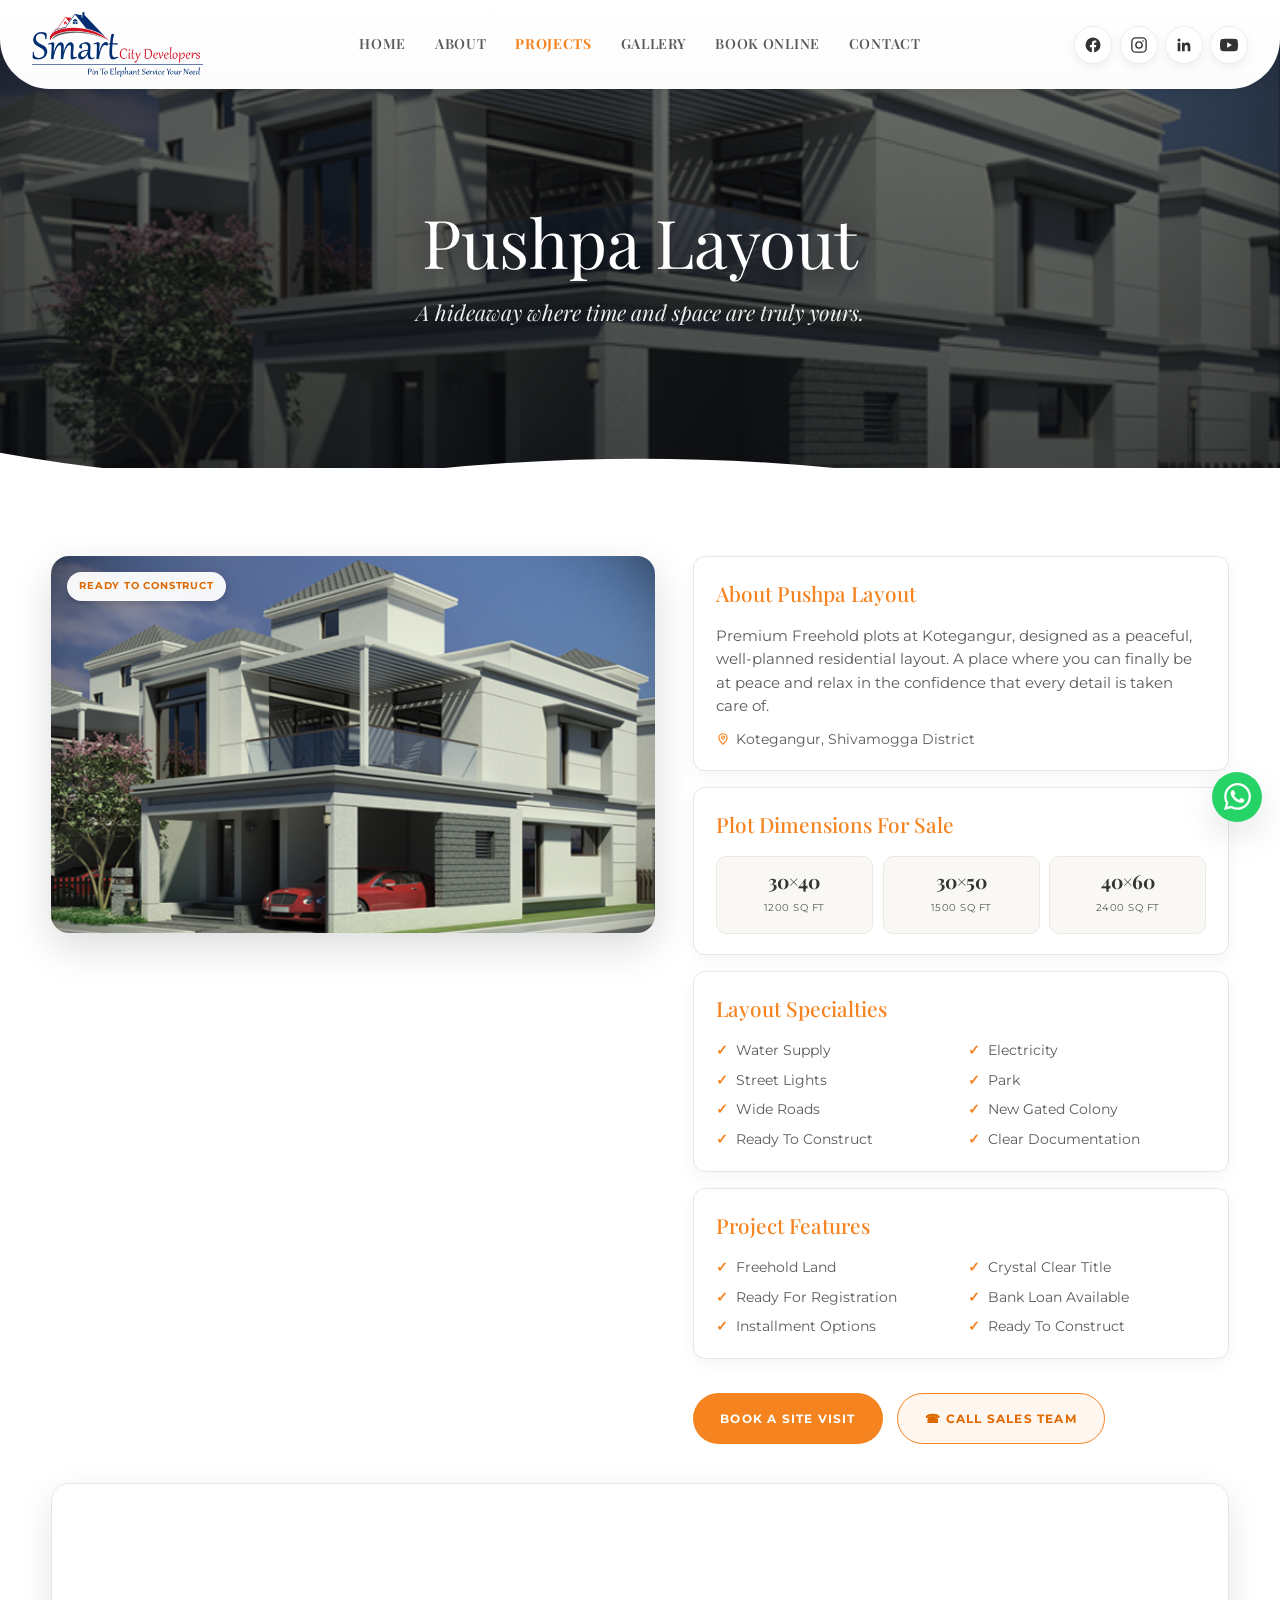
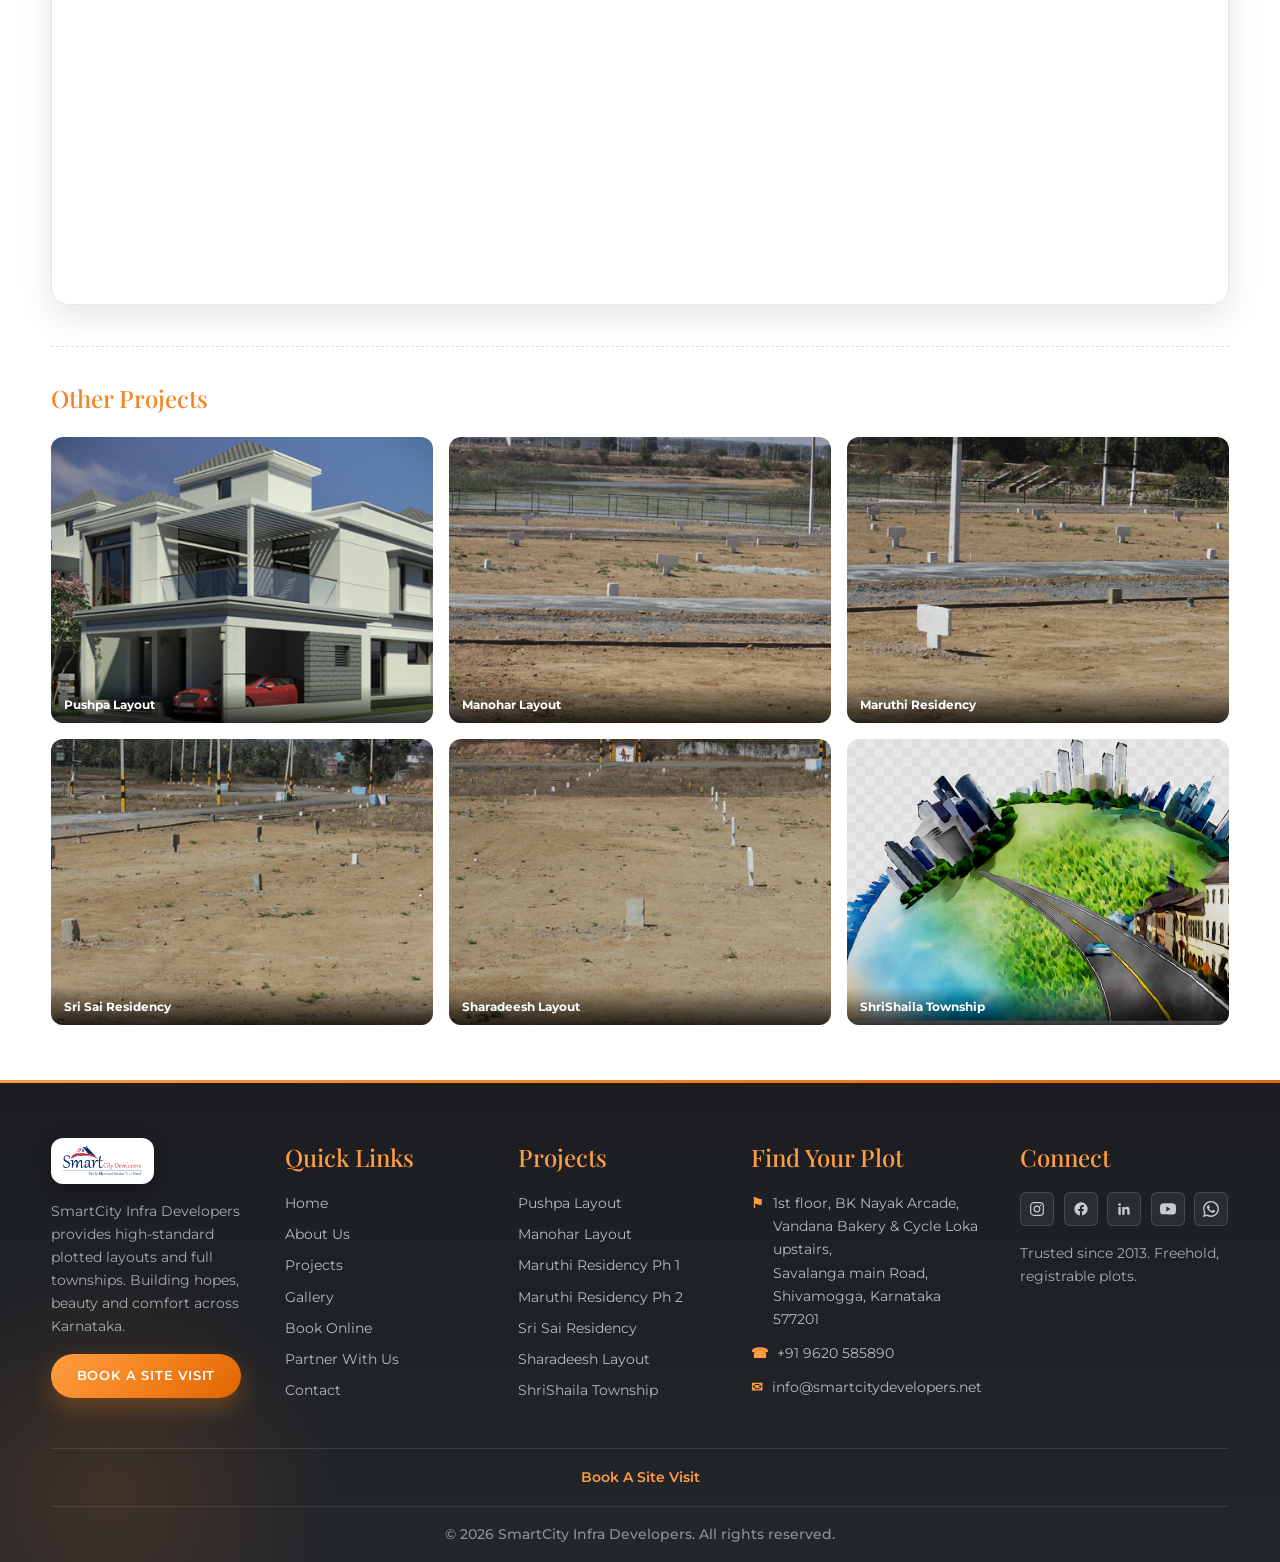
<file: pushpa.html>
<!DOCTYPE html>
<html lang="en">
<head>
<meta charset="utf-8">
<meta name="viewport" content="width=device-width, initial-scale=1, viewport-fit=cover">
<meta name="theme-color" content="#f58320">
<meta name="mobile-web-app-capable" content="yes">
<meta name="apple-mobile-web-app-capable" content="yes">
<meta name="apple-mobile-web-app-status-bar-style" content="default">
<meta name="apple-mobile-web-app-title" content="SmartCity">
<link rel="manifest" href="manifest.json">
<link rel="icon" type="image/png" sizes="192x192" href="assets/icons/icon-192.png">
<link rel="icon" type="image/png" sizes="16x16" href="assets/icons/favicon-16.png">
<link rel="icon" type="image/png" sizes="32x32" href="assets/icons/favicon-32.png">
<link rel="icon" type="image/x-icon" href="favicon.ico">
<link rel="apple-touch-icon" sizes="180x180" href="assets/icons/apple-touch-icon.png">
<title>Pushpa Layout | SmartCity Infra Developers</title>
<meta name="description" content="Pushpa Layout — premium Freehold plots at Kotegangur, Shivamogga, Karnataka. Freehold, crystal clear title, ready to construct. Call +91 9620 585890.">
<link rel="canonical" href="https://smartcitydevelopers.net/pushpa.html">
<meta property="og:type" content="website">
<meta property="og:site_name" content="SmartCity Infra Developers">
<meta property="og:locale" content="en_IN">
<meta property="og:url" content="https://smartcitydevelopers.net/pushpa.html">
<meta property="og:title" content="Pushpa Layout | SmartCity Infra Developers">
<meta property="og:description" content="Pushpa Layout — premium Freehold plots at Kotegangur, Shivamogga, Karnataka. Freehold, crystal clear title, ready to construct. Call +91 9620 585890.">
<meta property="og:image" content="https://smartcitydevelopers.net/assets/img/smartcitydeveloper1.png">
<meta property="og:image:width" content="1200">
<meta property="og:image:height" content="630">
<meta name="twitter:card" content="summary_large_image">
<meta name="twitter:title" content="Pushpa Layout | SmartCity Infra Developers">
<meta name="twitter:description" content="Pushpa Layout — premium Freehold plots at Kotegangur, Shivamogga, Karnataka. Freehold, crystal clear title, ready to construct. Call +91 9620 585890.">
<meta name="twitter:image" content="https://smartcitydevelopers.net/assets/img/smartcitydeveloper1.png"><link rel="preconnect" href="https://fonts.googleapis.com">
<link rel="preconnect" href="https://fonts.gstatic.com" crossorigin>
<link href="https://fonts.googleapis.com/css2?family=Montserrat:wght@400;500;600;700;800&family=Bodoni+Moda:opsz,wght@6..96,400;6..96,500;6..96,600&family=Playfair+Display:ital,wght@0,400;0,500;0,600;0,700;1,400;1,500;1,600&display=swap" rel="stylesheet">
<style>
:root{
  --brand:#f58320;--brand-d:#df6800;
  --ink:#5a5b5d;--dark:#333333;
  --bg:#ffffff;--sec:#efefef;--foot:#e3e3e3;
  --f-body:'Montserrat',sans-serif;--f-head:'Playfair Display',serif;--f-quote:'Playfair Display',serif;
}
*{margin:0;padding:0;box-sizing:border-box}
html{scroll-behavior:smooth}
body{font-family:var(--f-body);color:var(--ink);background:var(--bg);line-height:1.6;-webkit-tap-highlight-color:transparent}
img{display:block;max-width:100%}
a{text-decoration:none;color:inherit}
ul{list-style:none}
.wrap{width:min(1200px,92%);margin-inline:auto}

.site-header{position:fixed;top:0;left:0;right:0;z-index:60;display:flex;justify-content:flex-start;padding:0}
.header-inner{position:relative;width:100%;display:flex;align-items:center;justify-content:space-between;gap:1rem;background:#fff;border-radius:0 0 50px 50px;box-shadow:0 0 14px rgba(0,0,0,.10);padding:0 clamp(1rem,2.5vw,2rem);height:74px;transition:height .3s,box-shadow .3s}
.site-header.shrink .header-inner{height:54px;box-shadow:0 2px 10px rgba(0,0,0,.08)}
.brand img{height:54px;width:auto;display:block}
.h-social{display:flex;align-items:center;gap:.45rem;margin-left:1.1rem}
.h-social a{width:32px;height:32px;border-radius:50%;display:grid;place-items:center;background:#f6f6f6;color:var(--ink);border:1px solid #e5e5e5;transition:.25s}
.h-social svg{width:15px;height:15px}
.h-social a:hover{background:var(--brand);color:#fff;border-color:var(--brand);transform:translateY(-2px)}
.nav-main{position:absolute;left:50%;transform:translateX(-50%);display:flex;align-items:center;gap:.2rem}
.nav-main a{padding:.55rem .6rem;font-size:12.5px;font-weight:500;text-transform:uppercase;letter-spacing:.2px;color:var(--ink);position:relative;white-space:nowrap}
.nav-main a:hover,.nav-main a.on{color:var(--brand);font-weight:700}
.nav-main a::after{content:"";position:absolute;left:.6rem;right:.6rem;bottom:.35rem;height:2px;background:var(--brand);transform:scaleX(0);transition:.25s;transform-origin:left}
.nav-main a:hover::after{transform:scaleX(1)}
.nav-burger{display:none;background:none;border:0;cursor:pointer;width:38px;height:38px;position:relative}
.nav-burger i,.nav-burger i::before,.nav-burger i::after{content:"";position:absolute;left:7px;width:24px;height:3px;border-radius:2px;background:var(--brand);transition:.25s}
.nav-burger i{top:18px}
.nav-burger i::before{top:-8px}
.nav-burger i::after{top:8px}

.m-menu{position:fixed;inset:0;background:#fff;z-index:80;display:flex;flex-direction:column;justify-content:center;padding:2rem;opacity:0;visibility:hidden;transition:.3s}
.m-menu.open{opacity:1;visibility:visible}
.m-menu .close{position:absolute;top:1.2rem;right:1rem;background:none;border:0;font-size:2rem;color:var(--brand);cursor:pointer;line-height:1}
.m-menu a{font-size:1.4rem;font-weight:700;color:var(--dark);padding:.8rem 0;border-bottom:1px solid #eee;text-transform:uppercase;letter-spacing:.5px}
.m-menu a:hover,.m-menu a.on{color:var(--brand)}
.m-menu .m-foot{margin-top:2rem;font-size:.9rem;color:var(--ink)}
.m-menu .m-foot a{display:inline-block;font-size:.9rem;border:0;padding:0 .6rem 0 0;color:var(--brand);text-transform:none}

.phero{position:relative;min-height:52vh;min-height:52svh;display:flex;align-items:center;background:#111;overflow:hidden}
.phero img{position:absolute;inset:0;width:100%;height:100%;object-fit:cover}
.phero .veil{position:absolute;inset:0;background:linear-gradient(180deg,rgba(0,0,0,.38),rgba(0,0,0,.68))}
.phero .wrap{position:relative;z-index:2;text-align:center;color:#fff;padding:8rem 0 4rem}
.phero h1{font-family:var(--f-head);font-weight:400;font-size:clamp(2.6rem,6vw,4.2rem);line-height:1.15;text-shadow:0 4px 26px rgba(0,0,0,.5)}
.phero p{font-family:var(--f-quote);font-style:italic;font-size:clamp(1.05rem,2.2vw,1.35rem);margin-top:.9rem;color:rgba(255,255,255,.92);font-weight:400}
.curve{position:relative;z-index:3;margin-top:-34px;line-height:0;background:transparent;pointer-events:none}
.curve svg{width:100%;height:58px;display:block;overflow:visible}

.p-layout{padding:4rem 0 3.4rem;background:var(--bg)}
.p-grid{display:grid;grid-template-columns:1.06fr .94fr;gap:2.4rem;align-items:start}
.p-hero{position:relative;border-radius:18px;overflow:hidden;box-shadow:0 14px 40px rgba(0,0,0,.14)}
.p-hero img{width:100%;height:100%;object-fit:cover;aspect-ratio:16/10}
.p-tag{position:absolute;top:1rem;left:1rem;background:rgba(255,255,255,.95);color:var(--brand-d);font-size:10px;font-weight:700;text-transform:uppercase;letter-spacing:.8px;padding:.4rem .75rem;border-radius:99px;box-shadow:0 3px 10px rgba(0,0,0,.18)}
.p-tag.up{background:#4b5563;color:#fff}
.p-panel{display:grid;gap:1rem}
.p-card{background:#fff;border:1px solid #e9e6e2;border-radius:12px;padding:1.25rem 1.35rem;box-shadow:0 6px 18px rgba(0,0,0,.04)}
.p-card h3{font-family:var(--f-head);color:var(--brand);font-weight:500;font-size:1.3rem;margin-bottom:.9rem}
.p-card .sub{font-size:.92rem;color:var(--ink)}
.p-card .loc{display:flex;align-items:center;gap:.4rem;margin-top:.55rem;font-size:.88rem}
.p-card .loc svg{width:14px;height:14px;color:var(--brand);flex:0 0 14px}
.p-div{height:1px;margin:1rem 0;background:repeating-linear-gradient(90deg,#e3ded8 0 6px,transparent 6px 12px)}
.dim-grid{display:grid;grid-template-columns:1fr 1fr 1fr;gap:.6rem}
.dim-grid .d{background:#faf8f5;border:1px solid #ece9e4;border-radius:10px;padding:.85rem .4rem;text-align:center}
.dim-grid b{display:block;font-family:var(--f-head);color:var(--dark);font-size:1.2rem;line-height:1.2}
.dim-grid span{font-size:9.5px;text-transform:uppercase;letter-spacing:.5px;color:var(--ink)}
.p-list{display:grid;grid-template-columns:1fr 1fr;gap:.4rem .9rem}
.p-list li{display:flex;gap:.5rem;font-size:.9rem;color:var(--ink);align-items:flex-start}
.p-list .ck{color:var(--brand);font-weight:700;flex:0 0 auto}
.p-cta{display:flex;gap:.9rem;flex-wrap:wrap;padding-top:1.1rem}
.p-cta .s{background:var(--brand);color:#fff;font-family:var(--f-body);font-size:12px;font-weight:700;text-transform:uppercase;letter-spacing:1.2px;padding:.95rem 1.7rem;border-radius:999px;display:inline-flex;align-items:center;gap:.5rem;transition:.25s}
.p-cta .s:hover{background:var(--brand-d);box-shadow:0 10px 26px rgba(245,131,32,.4);transform:translateY(-2px)}
.p-cta .g{background:rgba(245,131,32,.07);border:1px solid var(--brand);color:var(--brand-d);font-family:var(--f-body);font-size:12px;font-weight:700;text-transform:uppercase;letter-spacing:1.2px;padding:.95rem 1.7rem;border-radius:999px;display:inline-flex;align-items:center;gap:.5rem;transition:.25s}
.p-cta .g:hover{background:var(--brand);color:#fff}
.p-map{margin-top:2.4rem}
.p-map .frame{position:relative;border-radius:18px;overflow:hidden;border:1px solid #e9e6e2;box-shadow:0 12px 34px rgba(0,0,0,.10)}
.p-map iframe{display:block;width:100%;height:420px;border:0}
.related{margin-top:2.6rem;padding-top:2rem;border-top:1px dashed #e3ded8}
.related h3{font-family:var(--f-head);font-weight:500;color:var(--brand);font-size:1.5rem;margin-bottom:1.2rem}
.mini-grid{display:grid;grid-template-columns:repeat(3,1fr);gap:1rem}
.mini-grid a{display:block;border-radius:12px;overflow:hidden;position:relative;aspect-ratio:4/3;background:#e7e7e7}
.mini-grid img{width:100%;height:100%;object-fit:cover;transition:.4s}
.mini-grid a:hover img{transform:scale(1.06)}
.mini-grid .nm{position:absolute;inset:auto 0 0 0;padding:.6rem .8rem;font-size:12px;font-weight:700;color:#fff;background:linear-gradient(180deg,transparent,rgba(0,0,0,.78))}

footer{background:var(--foot)}
.fflex{display:grid;grid-template-columns:1fr 1fr 1fr 1fr 1fr;gap:2.4rem;padding:3.6rem 0 2.4rem}
.fflex h3{font-family:var(--f-head);font-weight:500;font-size:1.5rem;color:var(--brand);margin-bottom:1rem}
.fflex p{font-size:.9rem}
.fflex ul li{margin-bottom:.5rem;font-size:.9rem}
.fflex ul a:hover{color:var(--brand-d)}
.fflex .abi img{height:46px;width:auto;margin-bottom:1rem}
.fflex .con li{display:flex;gap:.55rem;margin-bottom:.7rem;font-size:.9rem}
.fflex .con .ico{color:var(--brand);font-weight:700}
.fflex .con a:hover{color:var(--brand-d)}
.social{display:flex;gap:.6rem;margin-top:1rem}
.social a{width:34px;height:34px;border-radius:6px;display:grid;place-items:center;color:var(--ink);background:#fff;font-size:.9rem;border:1px solid #d4d4d4;transition:.25s}
.social a:hover{color:var(--brand);border-color:var(--brand)}
.social svg{width:16px;height:16px}
.fflex .btn{display:inline-block;margin-top:1rem;background:var(--brand);color:#fff;font-size:12.5px;font-weight:600;text-transform:uppercase;letter-spacing:.8px;padding:.75rem 1.6rem;border-radius:999px;transition:.25s}
.fflex .btn:hover{background:var(--brand-d)}
.fbottom{display:flex;align-items:center;gap:.8rem;flex-wrap:wrap;padding:1.1rem 0;border-top:1px solid #cecece;font-size:.85rem}
.fbottom a{font-weight:600;color:var(--brand-d);display:inline-flex;align-items:center;gap:.8rem}
.fbottom a+a::before{content:"";width:1px;height:14px;background:var(--brand)}
.fcopy{padding:1rem 0;font-size:14px;font-weight:500;color:var(--ink);border-top:1px solid #cecece;display:flex;justify-content:space-between;gap:1rem;flex-wrap:wrap}
.fcopy b{font-weight:800}

@media (max-width:1040px){
  .h-social{display:none}
}
@media (max-width:1020px){
  .p-grid{grid-template-columns:1fr}
  .mini-grid{grid-template-columns:repeat(2,1fr)}
  .fflex{grid-template-columns:1fr 1fr;gap:2rem}
}
@media (max-width:767px){
  .site-header{top:0}
  .header-inner{height:60px;border-radius:0 0 30px 30px;padding:0 14px}
  .brand img{height:46px}
  .h-social{display:none}
  .nav-main{display:none}
  .nav-burger{display:block}
  .curve{margin-top:-16px}
  .curve svg{height:26px}
  .phero{min-height:46vh}
  .p-layout{padding:2.4rem 0 2.2rem}
  .p-list{grid-template-columns:1fr}
  .mini-grid{grid-template-columns:1fr 1fr}
  .p-map iframe{height:300px}
  .fflex{grid-template-columns:1fr}
  .fcopy{flex-direction:column;gap:.4rem}
}
</style>
<link rel="stylesheet" href="assets/css/ux.css?v=17">
  <script type="application/ld+json">
{
    "@context":  "https://schema.org",
    "@graph":  [
                   {
                       "category":  "Plots and Layouts for Sale",
                       "@type":  [
                                     "Product",
                                     "RealEstateListing"
                                 ],
                       "url":  "https://smartcitydevelopers.net/pushpa.html",
                       "name":  "Pushpa Layout - Plots for Sale in Kotegangur, Shivamogga",
                       "brand":  {
                                     "name":  "SmartCity Infra Developers",
                                     "@type":  "Brand"
                                 },
                       "image":  "https://smartcitydevelopers.net/assets/img/smartcitydeveloper1.png",
                       "description":  "Plotted layout by SmartCity Infra Developers in Kotegangur, Shivamogga. Freehold land with clear title, wide roads, water and power - ready to construct.",
                       "offers":  {
                                      "price":  "On Request",
                                      "priceCurrency":  "INR",
                                      "availability":  "https://schema.org/InStock",
                                      "@type":  "Offer",
                                      "seller":  {
                                                     "telephone":  "+919620585890",
                                                     "name":  "SmartCity Infra Developers",
                                                     "@type":  "RealEstateAgent"
                                                 }
                                  }
                   },
                   {
                       "@type":  "BreadcrumbList",
                       "itemListElement":  [
                                               {
                                                   "position":  1,
                                                   "name":  "Home",
                                                   "item":  "https://smartcitydevelopers.net/index.html",
                                                   "@type":  "ListItem"
                                               },
                                               {
                                                   "position":  2,
                                                   "name":  "Projects",
                                                   "item":  "https://smartcitydevelopers.net/index.html#projects",
                                                   "@type":  "ListItem"
                                               },
                                               {
                                                   "position":  3,
                                                   "name":  "Pushpa Layout",
                                                   "item":  "https://smartcitydevelopers.net/pushpa.html",
                                                   "@type":  "ListItem"
                                               }
                                           ]
                   }
               ]
}
</script>
  <link rel="stylesheet" href="assets/css/pwa.css?v=1">
</head>
<body>

<header class="site-header" id="siteHeader">
  <div class="header-inner">
    <a class="brand" href="index.html"><img src="assets/img/logo.png" alt="SmartCity Infra Developers logo"></a>
    <div class="h-social" aria-label="Social media">
      <a href="https://facebook.com" target="_blank" rel="noopener" aria-label="Facebook"><svg viewBox="0 0 24 24" fill="currentColor"><path d="M22 12a10 10 0 1 0-11.56 9.88v-6.99H7.9V12h2.54V9.8c0-2.5 1.49-3.89 3.77-3.89 1.09 0 2.24.2 2.24.2v2.46h-1.26c-1.24 0-1.63.77-1.63 1.56V12h2.78l-.44 2.89h-2.34v6.99A10 10 0 0 0 22 12z"/></svg></a>
      <a href="https://instagram.com" target="_blank" rel="noopener" aria-label="Instagram"><svg viewBox="0 0 24 24" fill="none" stroke="currentColor" stroke-width="1.8"><rect x="2.5" y="2.5" width="19" height="19" rx="5"/><circle cx="12" cy="12" r="4.2"/><circle cx="17.4" cy="6.6" r="1.1" fill="currentColor" stroke="none"/></svg></a>
      <a href="https://linkedin.com" target="_blank" rel="noopener" aria-label="LinkedIn"><svg viewBox="0 0 24 24" fill="currentColor"><path d="M20.45 20.45h-3.55v-5.57c0-1.33-.03-3.04-1.85-3.04-1.86 0-2.14 1.45-2.14 2.94v5.67H9.35V9h3.41v1.56h.05c.48-.9 1.64-1.85 3.37-1.85 3.6 0 4.27 2.37 4.27 5.46v6.28zM5.34 7.43a2.06 2.06 0 1 1 0-4.12 2.06 2.06 0 0 1 0 4.12zM7.12 20.45H3.56V9h3.56v11.45z"/></svg></a>
      <a href="https://youtube.com" target="_blank" rel="noopener" aria-label="YouTube"><svg viewBox="0 0 24 24" fill="currentColor"><path d="M23.5 6.19a3.02 3.02 0 0 0-2.12-2.14C19.51 3.55 12 3.55 12 3.55s-7.51 0-9.38.5A3.02 3.02 0 0 0 .5 6.19C0 8.07 0 12 0 12s0 3.93.5 5.81a3.02 3.02 0 0 0 2.12 2.14c1.87.5 9.38.5 9.38.5s7.51 0 9.38-.5a3.02 3.02 0 0 0 2.12-2.14C24 15.93 24 12 24 12s0-3.93-.5-5.81zM9.55 15.57V8.43L15.82 12l-6.27 3.57z"/></svg></a>
    </div>
    <nav class="nav-main" aria-label="Primary">
      <a href="index.html">Home</a>
      <a href="about.html">About</a>
      <a href="index.html#projects" class="on">Projects</a>
      <a href="gallery.html">Gallery</a>
      <a href="book-online.html">Book Online</a>
      <a href="contact.html">Contact</a>
    </nav>
    <button class="nav-burger" id="burger" aria-label="Menu"><i></i></button>
  </div>
</header>

<div class="m-menu" id="mMenu">
  <button class="close" id="mClose" aria-label="Close">&#215;</button>
  <a href="index.html">Home</a>
  <a href="about.html">About</a>
  <a href="index.html#projects" class="on">Projects</a>
  <a href="gallery.html">Gallery</a>
  <a href="book-online.html">Book Online</a>
  <a href="partner-with-us.html">Partner With Us</a>
  <a href="contact.html">Contact</a>
  <div class="m-foot">
    <a href="tel:+919620585890">+91 9620 585890</a><br>
    <a href="mailto:info@smartcitydevelopers.net">info@smartcitydevelopers.net</a>
  </div>
</div>

<section class="phero">
  <img src="assets/img/smartcitydeveloper1.png" alt="Pushpa Layout">
  <div class="veil"></div>
  <div class="wrap">
    <h1>Pushpa Layout</h1>
    <p>A hideaway where time and space are truly yours.</p>
  </div>
</section>

<div class="curve">
  <svg viewBox="0 -8 1440 68" preserveAspectRatio="none"><path d="M0 52 V 14 Q 240 60 480 34 Q 720 8 960 34 Q 1200 60 1440 34 V52 Z" fill="#ffffff"></path></svg>
</div>

<section class="p-layout">
  <div class="wrap">
    <div class="p-grid">

      <div class="p-hero">
        <img src="assets/img/smartcitydeveloper1.png" alt="Pushpa Layout aerial layout">
        <span class="p-tag ">Ready To Construct</span>
      </div>

      <div class="p-panel">
        <div class="p-card">
          <h3>About Pushpa Layout</h3>
          <p class="sub">Premium Freehold plots at Kotegangur, designed as a peaceful, well-planned residential layout. A place where you can finally be at peace and relax in the confidence that every detail is taken care of.</p>
          <p class="loc"><svg viewBox="0 0 24 24" fill="none" stroke="currentColor" stroke-width="2" stroke-linecap="round" stroke-linejoin="round"><path d="M12 21s7-6.1 7-11a7 7 0 1 0-14 0c0 4.9 7 11 7 11z"/><circle cx="12" cy="9.5" r="2.6"/></svg>Kotegangur, Shivamogga District</p>
        </div>

        <div class="p-card">
          <h3>Plot Dimensions For Sale</h3>
          <div class="dim-grid">
            <div class="d"><b>30&times;40</b><span>1200 Sq Ft</span></div>
            <div class="d"><b>30&times;50</b><span>1500 Sq Ft</span></div>
            <div class="d"><b>40&times;60</b><span>2400 Sq Ft</span></div>
          </div>
        </div>

        <div class="p-card">
          <h3>Layout Specialties</h3>
          <ul class="p-list">
            <li><span class="ck">&#10003;</span>Water Supply</li>
            <li><span class="ck">&#10003;</span>Electricity</li>
            <li><span class="ck">&#10003;</span>Street Lights</li>
            <li><span class="ck">&#10003;</span>Park</li>
            <li><span class="ck">&#10003;</span>Wide Roads</li>
            <li><span class="ck">&#10003;</span>New Gated Colony</li>
            <li><span class="ck">&#10003;</span>Ready To Construct</li>
            <li><span class="ck">&#10003;</span>Clear Documentation</li>
          </ul>
        </div>

        <div class="p-card">
          <h3>Project Features</h3>
          <ul class="p-list">
            <li><span class="ck">&#10003;</span>Freehold Land</li>
            <li><span class="ck">&#10003;</span>Crystal Clear Title</li>
            <li><span class="ck">&#10003;</span>Ready For Registration</li>
            <li><span class="ck">&#10003;</span>Bank Loan Available</li>
            <li><span class="ck">&#10003;</span>Installment Options</li>
            <li><span class="ck">&#10003;</span>Ready To Construct</li>
          </ul>
        </div>

        <div class="p-cta">
          <a class="s" href="contact.html">Book A Site Visit</a>
          <a class="g" href="tel:+919620585890">&#9742; Call Sales Team</a>
        </div>
      </div>

    </div>

    <div class="p-map">
      <div class="frame">
        <iframe src="https://maps.google.com/maps?q=Kotegangur%2C%20Shivamogga%20District&amp;t=&amp;z=13&amp;ie=UTF8&amp;iwloc=&amp;output=embed" loading="lazy" referrerpolicy="no-referrer-when-downgrade" title="Pushpa Layout location map"></iframe>
      </div>
    </div>

    <div class="related">
      <h3>Other Projects</h3>
      <div class="mini-grid">
        <a href="pushpa.html"><img src="assets/img/smartcitydeveloper1.png" alt="Pushpa Layout"><span class="nm">Pushpa Layout</span></a>
        <a href="manohar-layout.html"><img src="assets/img/smartcitydeveloper2.png" alt="Manohar Layout"><span class="nm">Manohar Layout</span></a>
        <a href="maruthi-phase-1.html"><img src="assets/img/smartcitydeveloper3.png" alt="Maruthi Residency"><span class="nm">Maruthi Residency</span></a>
        <a href="sri-sai.html"><img src="assets/img/smartcitydeveloper5.png" alt="Sri Sai Residency"><span class="nm">Sri Sai Residency</span></a>
        <a href="sharadeesh-layout.html"><img src="assets/img/smartcitydeveloper6.png" alt="Sharadeesh Layout"><span class="nm">Sharadeesh Layout</span></a>
        <a href="sri-saila-township.html"><img src="assets/img/smartcitydeveloper7.png" alt="ShriShaila Township"><span class="nm">ShriShaila Township</span></a>
      </div>
    </div>
  </div>
</section>

<footer>
  <div class="wrap">
    <div class="fflex">
      <div class="abi">
        <img src="assets/img/logo.png" alt="SmartCity Infra Developers">
        <p>SmartCity Infra Developers provides high-standard plotted layouts and full townships. Building hopes, beauty and comfort across Karnataka.</p>
        <a class="btn" href="contact.html">Book A Site Visit</a>
      </div>
      <div>
        <h3>Quick Links</h3>
        <ul>
          <li><a href="index.html">Home</a></li>
          <li><a href="about.html">About Us</a></li>
          <li><a href="index.html#projects">Projects</a></li>
          <li><a href="gallery.html">Gallery</a></li>
          <li><a href="book-online.html">Book Online</a></li>
          <li><a href="partner-with-us.html">Partner With Us</a></li>
          <li><a href="contact.html">Contact</a></li>
        </ul>
      </div>
      <div>
        <h3>Projects</h3>
        <ul>
          <li><a href="pushpa.html">Pushpa Layout</a></li>
          <li><a href="manohar-layout.html">Manohar Layout</a></li>
          <li><a href="maruthi-phase-1.html">Maruthi Residency Ph 1</a></li>
          <li><a href="maruthi-phase-2.html">Maruthi Residency Ph 2</a></li>
          <li><a href="sri-sai.html">Sri Sai Residency</a></li>
          <li><a href="sharadeesh-layout.html">Sharadeesh Layout</a></li>
          <li><a href="sri-saila-township.html">ShriShaila Township</a></li>
        </ul>
      </div>
      <div>
        <h3>Find Your Plot</h3>
        <ul class="con">
          <li><span class="ico">&#9873;</span><span>1st floor, BK Nayak Arcade,<br>Vandana Bakery &amp; Cycle Loka upstairs,<br>Savalanga main Road,<br>Shivamogga, Karnataka 577201</span></li>
          <li><span class="ico">&#9742;</span><a href="tel:+919620585890">+91 9620 585890</a></li>
          <li><span class="ico">&#9993;</span><a href="mailto:info@smartcitydevelopers.net">info@smartcitydevelopers.net</a></li>
        </ul>
      </div>
      <div>
        <h3>Connect</h3>
        <div class="social">
          <a href="https://instagram.com" target="_blank" rel="noopener" aria-label="Instagram"><svg viewBox="0 0 24 24" fill="none" stroke="currentColor" stroke-width="1.8"><rect x="2.5" y="2.5" width="19" height="19" rx="5"/><circle cx="12" cy="12" r="4.2"/><circle cx="17.4" cy="6.6" r="1.1" fill="currentColor" stroke="none"/></svg></a>
          <a href="https://facebook.com" target="_blank" rel="noopener" aria-label="Facebook"><svg viewBox="0 0 24 24" fill="currentColor"><path d="M22 12a10 10 0 1 0-11.56 9.88v-6.99H7.9V12h2.54V9.8c0-2.5 1.49-3.89 3.77-3.89 1.09 0 2.24.2 2.24.2v2.46h-1.26c-1.24 0-1.63.77-1.63 1.56V12h2.78l-.44 2.89h-2.34v6.99A10 10 0 0 0 22 12z"/></svg></a>
          <a href="https://linkedin.com" target="_blank" rel="noopener" aria-label="LinkedIn"><svg viewBox="0 0 24 24" fill="currentColor"><path d="M20.45 20.45h-3.55v-5.57c0-1.33-.03-3.04-1.85-3.04-1.86 0-2.14 1.45-2.14 2.94v5.67H9.35V9h3.41v1.56h.05c.48-.9 1.64-1.85 3.37-1.85 3.6 0 4.27 2.37 4.27 5.46v6.28zM5.34 7.43a2.06 2.06 0 1 1 0-4.12 2.06 2.06 0 0 1 0 4.12zM7.12 20.45H3.56V9h3.56v11.45z"/></svg></a>
          <a href="https://youtube.com" target="_blank" rel="noopener" aria-label="YouTube"><svg viewBox="0 0 24 24" fill="currentColor"><path d="M23.5 6.19a3.02 3.02 0 0 0-2.12-2.14C19.51 3.55 12 3.55 12 3.55s-7.51 0-9.38.5A3.02 3.02 0 0 0 .5 6.19C0 8.07 0 12 0 12s0 3.93.5 5.81a3.02 3.02 0 0 0 2.12 2.14c1.87.5 9.38.5 9.38.5s7.51 0 9.38-.5a3.02 3.02 0 0 0 2.12-2.14C24 15.93 24 12 24 12s0-3.93-.5-5.81zM9.55 15.57V8.43L15.82 12l-6.27 3.57z"/></svg></a>
          <a href="https://wa.me/919620585890" target="_blank" rel="noopener" aria-label="WhatsApp"><svg viewBox="0 0 24 24" fill="currentColor"><path d="M17.47 14.38c-.3-.15-1.76-.87-2.03-.97-.27-.1-.47-.15-.67.15-.2.3-.77.97-.95 1.17-.17.2-.35.22-.65.07-.3-.15-1.26-.46-2.4-1.48-.89-.79-1.49-1.77-1.66-2.07-.17-.3-.02-.46.13-.61.13-.13.3-.35.45-.52.15-.17.2-.3.3-.5.1-.2.05-.37-.02-.52-.08-.15-.67-1.62-.92-2.22-.24-.58-.49-.5-.67-.51h-.57c-.2 0-.52.07-.8.37-.27.3-1.04 1.02-1.04 2.5 0 1.47 1.07 2.9 1.22 3.1.15.2 2.1 3.2 5.1 4.49.71.3 1.27.49 1.7.63.72.23 1.37.2 1.88.12.58-.09 1.76-.72 2.01-1.41.25-.7.25-1.29.17-1.41-.07-.13-.27-.2-.57-.35zM12.05 21.79h-.01a9.87 9.87 0 0 1-5.03-1.38l-.36-.21-3.74.98 1-3.65-.24-.37a9.86 9.86 0 1 1 8.38 4.63zm8.42-18.3A11.82 11.82 0 0 0 12.04 0C5.5 0 .16 5.34.16 11.92c0 2.1.55 4.15 1.6 5.96L.05 24l6.27-1.64a11.9 11.9 0 0 0 5.72 1.46h.01c6.54 0 11.87-5.34 11.87-11.92 0-3.18-1.24-6.17-3.4-8.41z"/></svg></a>
        </div>
        <p style="margin-top:1rem;font-size:.9rem">Trusted since 2013. Freehold, registrable plots.</p>
      </div>
    </div>
    <div class="fbottom">
      <a href="tel:+919620585890">Book A Site Visit</a>
    </div>
    <div class="fcopy">
      <span>&copy; 2026 SmartCity Infra Developers. All rights reserved.</span>
    </div>
  </div>
</footer>

<script>
(function () {
  var header = document.getElementById("siteHeader");
  window.addEventListener("scroll", function () {
    header.classList.toggle("shrink", window.scrollY > 50);
  }, { passive: true });

  var burger = document.getElementById("burger"), menu = document.getElementById("mMenu");
  function openMenu() { menu.classList.add("open"); document.body.style.overflow = "hidden"; }
  function closeMenu() { menu.classList.remove("open"); document.body.style.overflow = ""; }
  burger.addEventListener("click", openMenu);
  document.getElementById("mClose").addEventListener("click", closeMenu);

  if ("serviceWorker" in navigator && (location.protocol === "https:" || location.hostname === "localhost" || location.hostname === "127.0.0.1")) {
    window.addEventListener("load", function () { navigator.serviceWorker.register("sw.js").catch(function () {}); });
  }
})();
</script>
<script src="assets/js/ux.js?v=5" defer></script>
<nav class="m-nav" aria-label="Mobile navigation">
  <a href="index.html"><svg viewBox="0 0 24 24" fill="none" stroke="currentColor" stroke-width="1.7" stroke-linecap="round" stroke-linejoin="round" aria-hidden="true"><path d="M3 11.5 12 4l9 7.5M5.5 10v9a1 1 0 0 0 1 1h11a1 1 0 0 0 1-1v-9"/></svg><span>Home</span></a>
  <a href="about.html"><svg viewBox="0 0 24 24" fill="none" stroke="currentColor" stroke-width="1.7" stroke-linecap="round" stroke-linejoin="round" aria-hidden="true"><circle cx="12" cy="12" r="9"/><path d="M12 11.5V16"/><circle cx="12" cy="8" r="1" fill="currentColor" stroke="none"/></svg><span>About</span></a>
  <a href="index.html#projects" class="on"><svg viewBox="0 0 24 24" fill="none" stroke="currentColor" stroke-width="1.7" stroke-linecap="round" stroke-linejoin="round" aria-hidden="true"><path d="M4 21V5a1 1 0 0 1 1-1h9a1 1 0 0 1 1 1v16M4 21h16M8 21v-4h3v4"/><path d="M8 8h1M8 12h1M11 9h1"/></svg><span>Projects</span></a>
  <a href="gallery.html"><svg viewBox="0 0 24 24" fill="none" stroke="currentColor" stroke-width="1.7" stroke-linecap="round" stroke-linejoin="round" aria-hidden="true"><rect x="3" y="4.5" width="18" height="15" rx="2.5"/><circle cx="9" cy="10" r="2"/><path d="m4 17.5 4.5-4 3.5 3 4-4 4 3.5"/></svg><span>Gallery</span></a>
  <a href="book-online.html"><svg viewBox="0 0 24 24" fill="none" stroke="currentColor" stroke-width="1.7" stroke-linecap="round" stroke-linejoin="round" aria-hidden="true"><rect x="3" y="4.5" width="18" height="16" rx="2.5"/><path d="M8 2.8v3M16 2.8v3M3 9.5h18"/></svg><span>Book</span></a>
  <a href="contact.html"><svg viewBox="0 0 24 24" fill="none" stroke="currentColor" stroke-width="1.7" stroke-linecap="round" stroke-linejoin="round" aria-hidden="true"><path d="M6.5 3.5h2.4a1.5 1.5 0 0 1 1.5 1.3c.09.7.27 1.4.55 2.1a1.5 1.5 0 0 1-.34 1.58L9.5 10a12.5 12.5 0 0 0 4.5 4.5l1.5-1.1a1.5 1.5 0 0 1 1.58-.34c.7.28 1.4.46 2.1.55a1.5 1.5 0 0 1 1.3 1.5v2.4a1.5 1.5 0 0 1-1.63 1.5A17.5 17.5 0 0 1 4 5.13 1.5 1.5 0 0 1 6.5 3.5z"/></svg><span>Contact</span></a>
</nav>
  <script src="assets/js/pwa.js?v=1" defer></script>
</body>
</html>
</file>
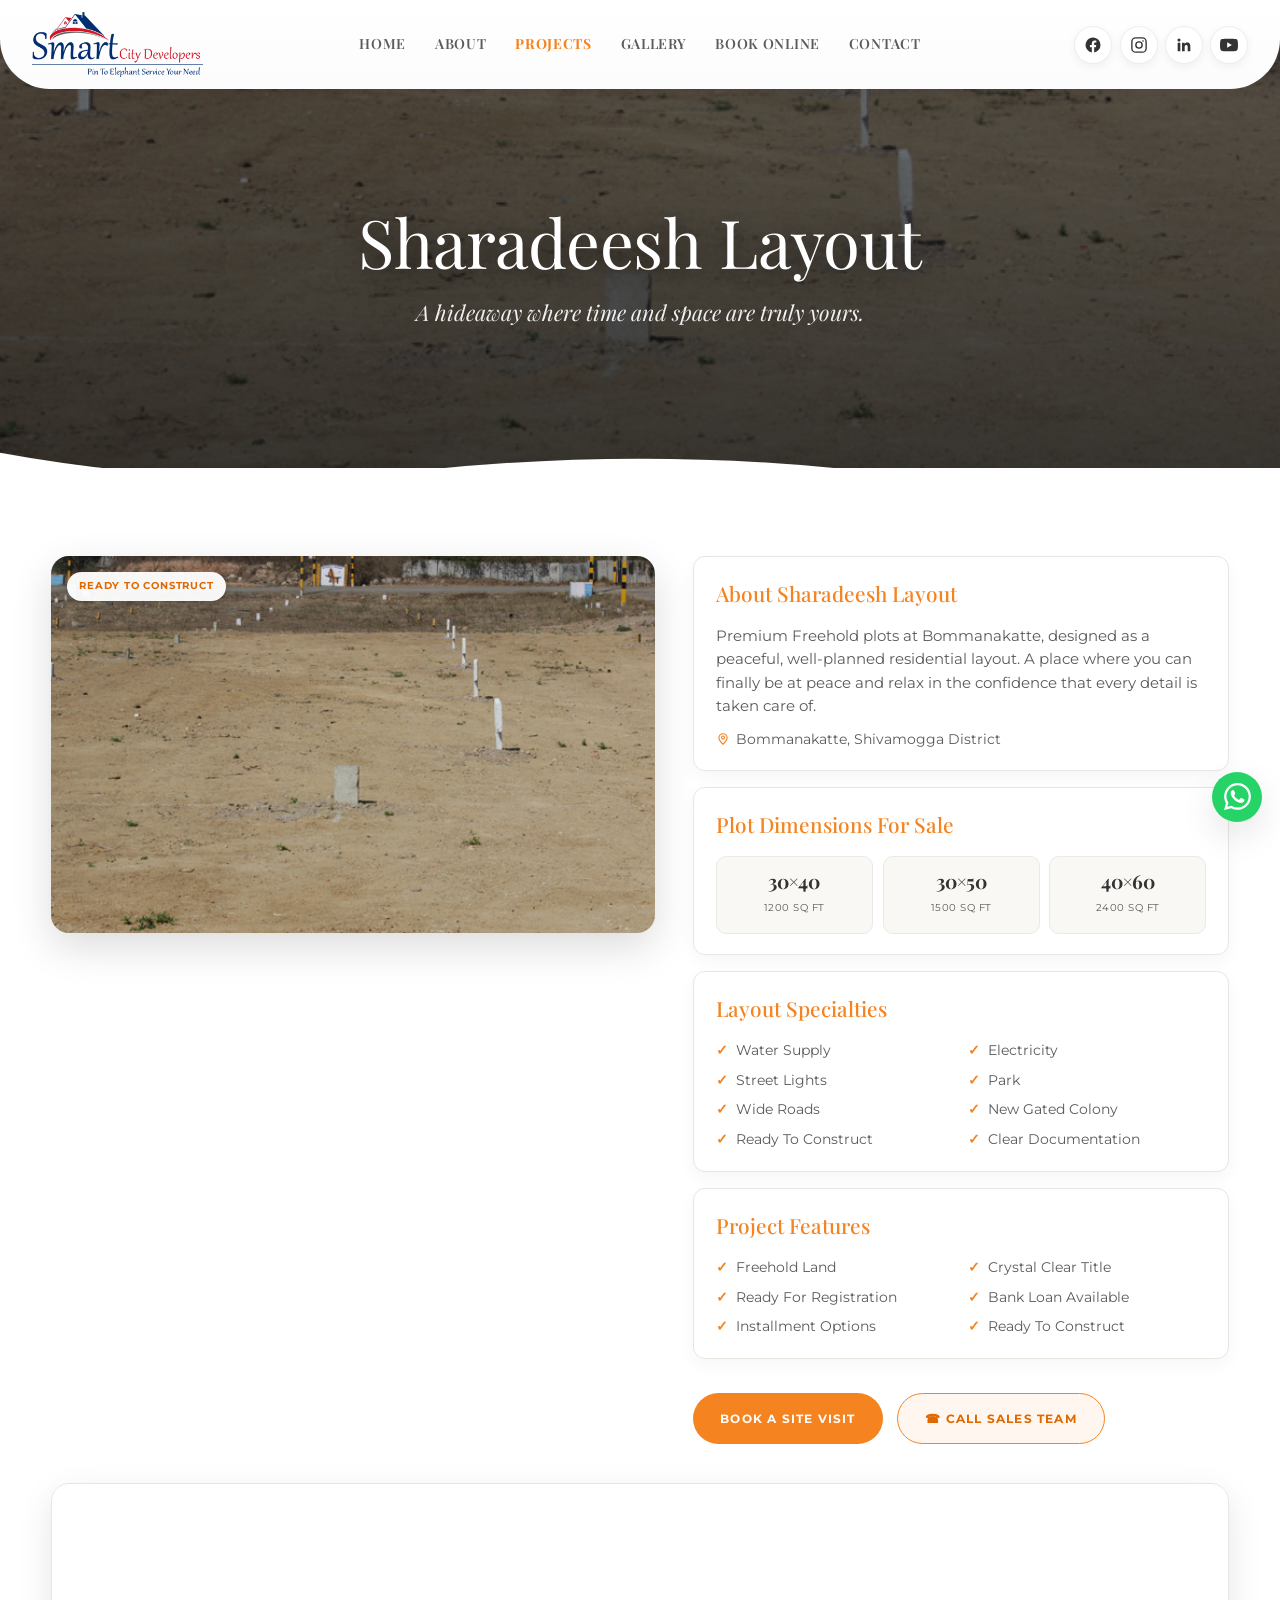
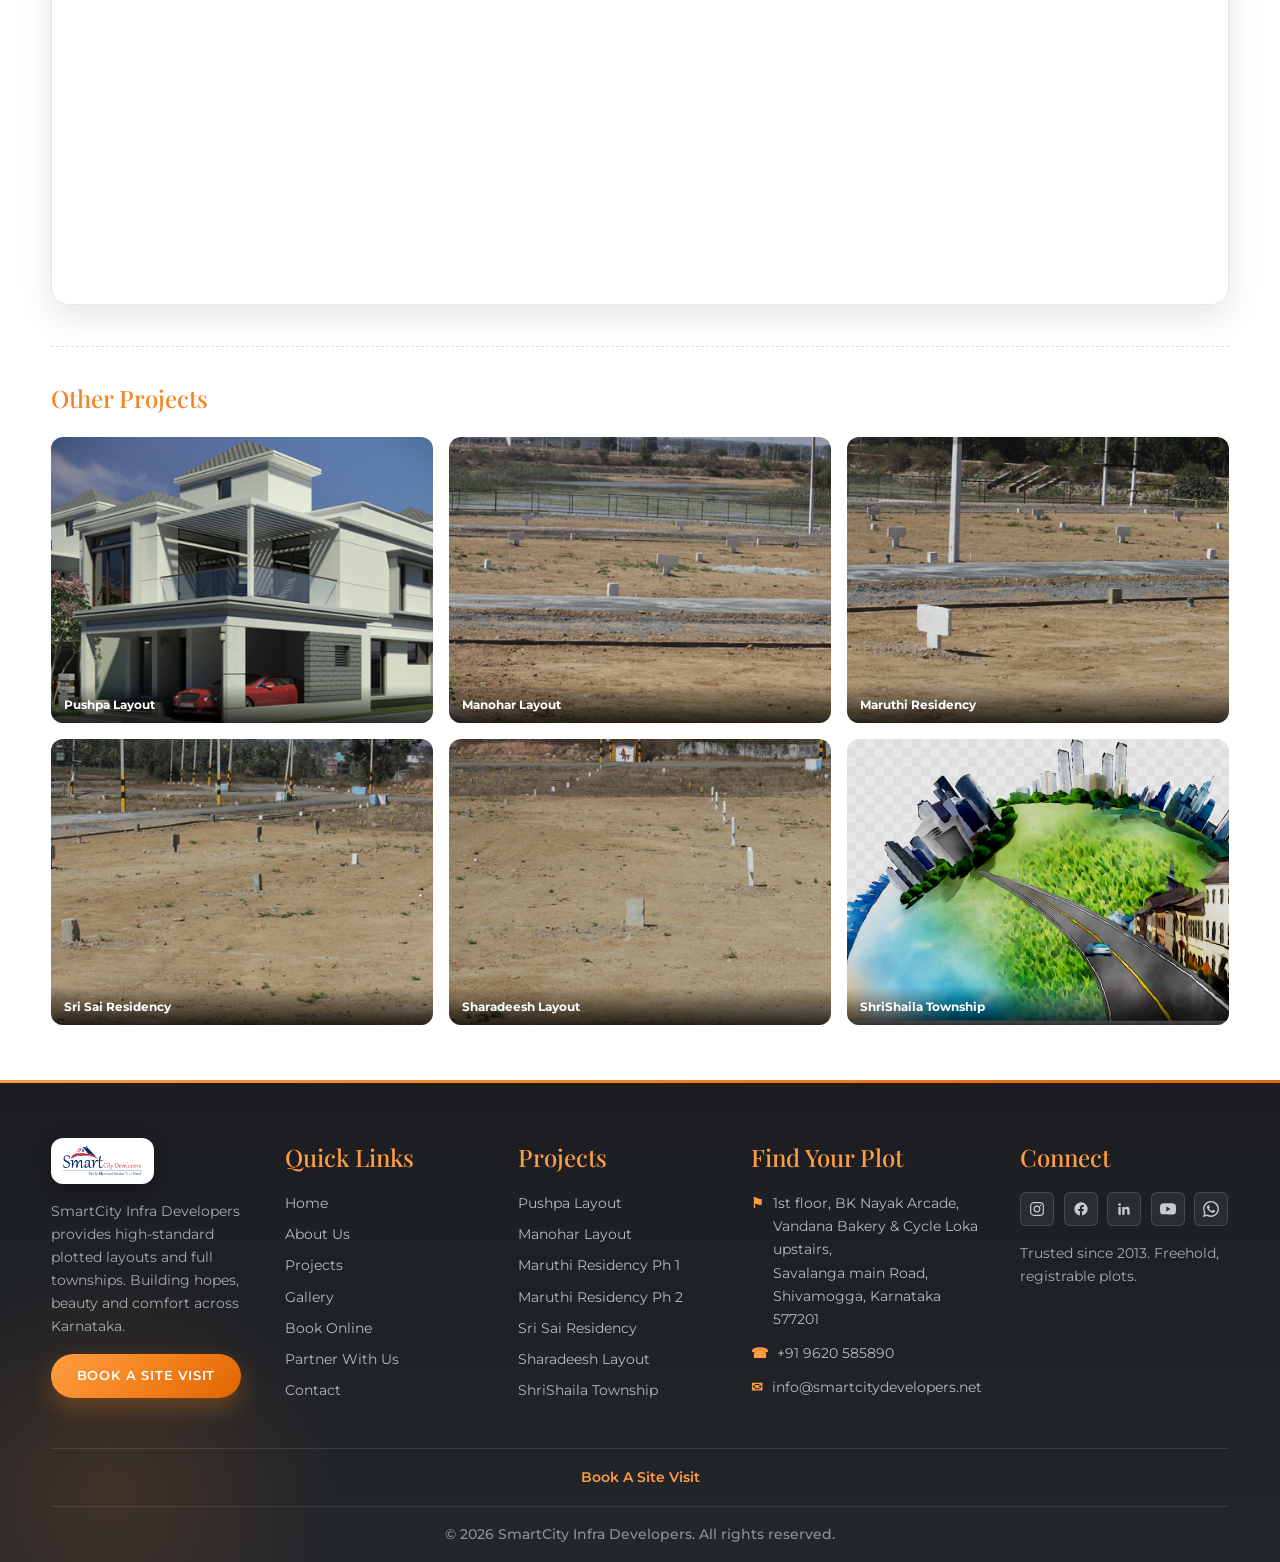
<file: sharadeesh-layout.html>
<!DOCTYPE html>
<html lang="en">
<head>
<meta charset="utf-8">
<meta name="viewport" content="width=device-width, initial-scale=1, viewport-fit=cover">
<meta name="theme-color" content="#f58320">
<meta name="mobile-web-app-capable" content="yes">
<meta name="apple-mobile-web-app-capable" content="yes">
<meta name="apple-mobile-web-app-status-bar-style" content="default">
<meta name="apple-mobile-web-app-title" content="SmartCity">
<link rel="manifest" href="manifest.json">
<link rel="icon" type="image/png" sizes="192x192" href="assets/icons/icon-192.png">
<link rel="icon" type="image/png" sizes="16x16" href="assets/icons/favicon-16.png">
<link rel="icon" type="image/png" sizes="32x32" href="assets/icons/favicon-32.png">
<link rel="icon" type="image/x-icon" href="favicon.ico">
<link rel="apple-touch-icon" sizes="180x180" href="assets/icons/apple-touch-icon.png">
<title>Sharadeesh Layout | SmartCity Infra Developers</title>
<meta name="description" content="Sharadeesh Layout — premium Freehold plots at Bommanakatte, Shivamogga, Karnataka. Freehold, crystal clear title, ready to construct. Call +91 9620 585890.">
<link rel="canonical" href="https://smartcitydevelopers.net/sharadeesh-layout.html">
<meta property="og:type" content="website">
<meta property="og:site_name" content="SmartCity Infra Developers">
<meta property="og:locale" content="en_IN">
<meta property="og:url" content="https://smartcitydevelopers.net/sharadeesh-layout.html">
<meta property="og:title" content="Sharadeesh Layout | SmartCity Infra Developers">
<meta property="og:description" content="Sharadeesh Layout — premium Freehold plots at Bommanakatte, Shivamogga, Karnataka. Freehold, crystal clear title, ready to construct. Call +91 9620 585890.">
<meta property="og:image" content="https://smartcitydevelopers.net/assets/img/smartcitydeveloper6.png">
<meta property="og:image:width" content="1200">
<meta property="og:image:height" content="630">
<meta name="twitter:card" content="summary_large_image">
<meta name="twitter:title" content="Sharadeesh Layout | SmartCity Infra Developers">
<meta name="twitter:description" content="Sharadeesh Layout — premium Freehold plots at Bommanakatte, Shivamogga, Karnataka. Freehold, crystal clear title, ready to construct. Call +91 9620 585890.">
<meta name="twitter:image" content="https://smartcitydevelopers.net/assets/img/smartcitydeveloper6.png"><link rel="preconnect" href="https://fonts.googleapis.com">
<link rel="preconnect" href="https://fonts.gstatic.com" crossorigin>
<link href="https://fonts.googleapis.com/css2?family=Montserrat:wght@400;500;600;700;800&family=Bodoni+Moda:opsz,wght@6..96,400;6..96,500;6..96,600&family=Playfair+Display:ital,wght@0,400;0,500;0,600;0,700;1,400;1,500;1,600&display=swap" rel="stylesheet">
<style>
:root{
  --brand:#f58320;--brand-d:#df6800;
  --ink:#5a5b5d;--dark:#333333;
  --bg:#ffffff;--sec:#efefef;--foot:#e3e3e3;
  --f-body:'Montserrat',sans-serif;--f-head:'Playfair Display',serif;--f-quote:'Playfair Display',serif;
}
*{margin:0;padding:0;box-sizing:border-box}
html{scroll-behavior:smooth}
body{font-family:var(--f-body);color:var(--ink);background:var(--bg);line-height:1.6;-webkit-tap-highlight-color:transparent}
img{display:block;max-width:100%}
a{text-decoration:none;color:inherit}
ul{list-style:none}
.wrap{width:min(1200px,92%);margin-inline:auto}

.site-header{position:fixed;top:0;left:0;right:0;z-index:60;display:flex;justify-content:flex-start;padding:0}
.header-inner{position:relative;width:100%;display:flex;align-items:center;justify-content:space-between;gap:1rem;background:#fff;border-radius:0 0 50px 50px;box-shadow:0 0 14px rgba(0,0,0,.10);padding:0 clamp(1rem,2.5vw,2rem);height:74px;transition:height .3s,box-shadow .3s}
.site-header.shrink .header-inner{height:54px;box-shadow:0 2px 10px rgba(0,0,0,.08)}
.brand img{height:54px;width:auto;display:block}
.h-social{display:flex;align-items:center;gap:.45rem;margin-left:1.1rem}
.h-social a{width:32px;height:32px;border-radius:50%;display:grid;place-items:center;background:#f6f6f6;color:var(--ink);border:1px solid #e5e5e5;transition:.25s}
.h-social svg{width:15px;height:15px}
.h-social a:hover{background:var(--brand);color:#fff;border-color:var(--brand);transform:translateY(-2px)}
.nav-main{position:absolute;left:50%;transform:translateX(-50%);display:flex;align-items:center;gap:.2rem}
.nav-main a{padding:.55rem .6rem;font-size:12.5px;font-weight:500;text-transform:uppercase;letter-spacing:.2px;color:var(--ink);position:relative;white-space:nowrap}
.nav-main a:hover,.nav-main a.on{color:var(--brand);font-weight:700}
.nav-main a::after{content:"";position:absolute;left:.6rem;right:.6rem;bottom:.35rem;height:2px;background:var(--brand);transform:scaleX(0);transition:.25s;transform-origin:left}
.nav-main a:hover::after{transform:scaleX(1)}
.nav-burger{display:none;background:none;border:0;cursor:pointer;width:38px;height:38px;position:relative}
.nav-burger i,.nav-burger i::before,.nav-burger i::after{content:"";position:absolute;left:7px;width:24px;height:3px;border-radius:2px;background:var(--brand);transition:.25s}
.nav-burger i{top:18px}
.nav-burger i::before{top:-8px}
.nav-burger i::after{top:8px}

.m-menu{position:fixed;inset:0;background:#fff;z-index:80;display:flex;flex-direction:column;justify-content:center;padding:2rem;opacity:0;visibility:hidden;transition:.3s}
.m-menu.open{opacity:1;visibility:visible}
.m-menu .close{position:absolute;top:1.2rem;right:1rem;background:none;border:0;font-size:2rem;color:var(--brand);cursor:pointer;line-height:1}
.m-menu a{font-size:1.4rem;font-weight:700;color:var(--dark);padding:.8rem 0;border-bottom:1px solid #eee;text-transform:uppercase;letter-spacing:.5px}
.m-menu a:hover,.m-menu a.on{color:var(--brand)}
.m-menu .m-foot{margin-top:2rem;font-size:.9rem;color:var(--ink)}
.m-menu .m-foot a{display:inline-block;font-size:.9rem;border:0;padding:0 .6rem 0 0;color:var(--brand);text-transform:none}

.phero{position:relative;min-height:52vh;min-height:52svh;display:flex;align-items:center;background:#111;overflow:hidden}
.phero img{position:absolute;inset:0;width:100%;height:100%;object-fit:cover}
.phero .veil{position:absolute;inset:0;background:linear-gradient(180deg,rgba(0,0,0,.38),rgba(0,0,0,.68))}
.phero .wrap{position:relative;z-index:2;text-align:center;color:#fff;padding:8rem 0 4rem}
.phero h1{font-family:var(--f-head);font-weight:400;font-size:clamp(2.6rem,6vw,4.2rem);line-height:1.15;text-shadow:0 4px 26px rgba(0,0,0,.5)}
.phero p{font-family:var(--f-quote);font-style:italic;font-size:clamp(1.05rem,2.2vw,1.35rem);margin-top:.9rem;color:rgba(255,255,255,.92);font-weight:400}
.curve{position:relative;z-index:3;margin-top:-34px;line-height:0;background:transparent;pointer-events:none}
.curve svg{width:100%;height:58px;display:block;overflow:visible}

.p-layout{padding:4rem 0 3.4rem;background:var(--bg)}
.p-grid{display:grid;grid-template-columns:1.06fr .94fr;gap:2.4rem;align-items:start}
.p-hero{position:relative;border-radius:18px;overflow:hidden;box-shadow:0 14px 40px rgba(0,0,0,.14)}
.p-hero img{width:100%;height:100%;object-fit:cover;aspect-ratio:16/10}
.p-tag{position:absolute;top:1rem;left:1rem;background:rgba(255,255,255,.95);color:var(--brand-d);font-size:10px;font-weight:700;text-transform:uppercase;letter-spacing:.8px;padding:.4rem .75rem;border-radius:99px;box-shadow:0 3px 10px rgba(0,0,0,.18)}
.p-tag.up{background:#4b5563;color:#fff}
.p-panel{display:grid;gap:1rem}
.p-card{background:#fff;border:1px solid #e9e6e2;border-radius:12px;padding:1.25rem 1.35rem;box-shadow:0 6px 18px rgba(0,0,0,.04)}
.p-card h3{font-family:var(--f-head);color:var(--brand);font-weight:500;font-size:1.3rem;margin-bottom:.9rem}
.p-card .sub{font-size:.92rem;color:var(--ink)}
.p-card .loc{display:flex;align-items:center;gap:.4rem;margin-top:.55rem;font-size:.88rem}
.p-card .loc svg{width:14px;height:14px;color:var(--brand);flex:0 0 14px}
.p-div{height:1px;margin:1rem 0;background:repeating-linear-gradient(90deg,#e3ded8 0 6px,transparent 6px 12px)}
.dim-grid{display:grid;grid-template-columns:1fr 1fr 1fr;gap:.6rem}
.dim-grid .d{background:#faf8f5;border:1px solid #ece9e4;border-radius:10px;padding:.85rem .4rem;text-align:center}
.dim-grid b{display:block;font-family:var(--f-head);color:var(--dark);font-size:1.2rem;line-height:1.2}
.dim-grid span{font-size:9.5px;text-transform:uppercase;letter-spacing:.5px;color:var(--ink)}
.p-list{display:grid;grid-template-columns:1fr 1fr;gap:.4rem .9rem}
.p-list li{display:flex;gap:.5rem;font-size:.9rem;color:var(--ink);align-items:flex-start}
.p-list .ck{color:var(--brand);font-weight:700;flex:0 0 auto}
.p-cta{display:flex;gap:.9rem;flex-wrap:wrap;padding-top:1.1rem}
.p-cta .s{background:var(--brand);color:#fff;font-family:var(--f-body);font-size:12px;font-weight:700;text-transform:uppercase;letter-spacing:1.2px;padding:.95rem 1.7rem;border-radius:999px;display:inline-flex;align-items:center;gap:.5rem;transition:.25s}
.p-cta .s:hover{background:var(--brand-d);box-shadow:0 10px 26px rgba(245,131,32,.4);transform:translateY(-2px)}
.p-cta .g{background:rgba(245,131,32,.07);border:1px solid var(--brand);color:var(--brand-d);font-family:var(--f-body);font-size:12px;font-weight:700;text-transform:uppercase;letter-spacing:1.2px;padding:.95rem 1.7rem;border-radius:999px;display:inline-flex;align-items:center;gap:.5rem;transition:.25s}
.p-cta .g:hover{background:var(--brand);color:#fff}
.p-map{margin-top:2.4rem}
.p-map .frame{position:relative;border-radius:18px;overflow:hidden;border:1px solid #e9e6e2;box-shadow:0 12px 34px rgba(0,0,0,.10)}
.p-map iframe{display:block;width:100%;height:420px;border:0}
.related{margin-top:2.6rem;padding-top:2rem;border-top:1px dashed #e3ded8}
.related h3{font-family:var(--f-head);font-weight:500;color:var(--brand);font-size:1.5rem;margin-bottom:1.2rem}
.mini-grid{display:grid;grid-template-columns:repeat(3,1fr);gap:1rem}
.mini-grid a{display:block;border-radius:12px;overflow:hidden;position:relative;aspect-ratio:4/3;background:#e7e7e7}
.mini-grid img{width:100%;height:100%;object-fit:cover;transition:.4s}
.mini-grid a:hover img{transform:scale(1.06)}
.mini-grid .nm{position:absolute;inset:auto 0 0 0;padding:.6rem .8rem;font-size:12px;font-weight:700;color:#fff;background:linear-gradient(180deg,transparent,rgba(0,0,0,.78))}

footer{background:var(--foot)}
.fflex{display:grid;grid-template-columns:1fr 1fr 1fr 1fr 1fr;gap:2.4rem;padding:3.6rem 0 2.4rem}
.fflex h3{font-family:var(--f-head);font-weight:500;font-size:1.5rem;color:var(--brand);margin-bottom:1rem}
.fflex p{font-size:.9rem}
.fflex ul li{margin-bottom:.5rem;font-size:.9rem}
.fflex ul a:hover{color:var(--brand-d)}
.fflex .abi img{height:46px;width:auto;margin-bottom:1rem}
.fflex .con li{display:flex;gap:.55rem;margin-bottom:.7rem;font-size:.9rem}
.fflex .con .ico{color:var(--brand);font-weight:700}
.fflex .con a:hover{color:var(--brand-d)}
.social{display:flex;gap:.6rem;margin-top:1rem}
.social a{width:34px;height:34px;border-radius:6px;display:grid;place-items:center;color:var(--ink);background:#fff;font-size:.9rem;border:1px solid #d4d4d4;transition:.25s}
.social a:hover{color:var(--brand);border-color:var(--brand)}
.social svg{width:16px;height:16px}
.fflex .btn{display:inline-block;margin-top:1rem;background:var(--brand);color:#fff;font-size:12.5px;font-weight:600;text-transform:uppercase;letter-spacing:.8px;padding:.75rem 1.6rem;border-radius:999px;transition:.25s}
.fflex .btn:hover{background:var(--brand-d)}
.fbottom{display:flex;align-items:center;gap:.8rem;flex-wrap:wrap;padding:1.1rem 0;border-top:1px solid #cecece;font-size:.85rem}
.fbottom a{font-weight:600;color:var(--brand-d);display:inline-flex;align-items:center;gap:.8rem}
.fbottom a+a::before{content:"";width:1px;height:14px;background:var(--brand)}
.fcopy{padding:1rem 0;font-size:14px;font-weight:500;color:var(--ink);border-top:1px solid #cecece;display:flex;justify-content:space-between;gap:1rem;flex-wrap:wrap}
.fcopy b{font-weight:800}

@media (max-width:1040px){
  .h-social{display:none}
}
@media (max-width:1020px){
  .p-grid{grid-template-columns:1fr}
  .mini-grid{grid-template-columns:repeat(2,1fr)}
  .fflex{grid-template-columns:1fr 1fr;gap:2rem}
}
@media (max-width:767px){
  .site-header{top:0}
  .header-inner{height:60px;border-radius:0 0 30px 30px;padding:0 14px}
  .brand img{height:46px}
  .h-social{display:none}
  .nav-main{display:none}
  .nav-burger{display:block}
  .curve{margin-top:-16px}
  .curve svg{height:26px}
  .phero{min-height:46vh}
  .p-layout{padding:2.4rem 0 2.2rem}
  .p-list{grid-template-columns:1fr}
  .mini-grid{grid-template-columns:1fr 1fr}
  .p-map iframe{height:300px}
  .fflex{grid-template-columns:1fr}
  .fcopy{flex-direction:column;gap:.4rem}
}
</style>
<link rel="stylesheet" href="assets/css/ux.css?v=17">
  <script type="application/ld+json">
{
    "@context":  "https://schema.org",
    "@graph":  [
                   {
                       "category":  "Plots and Layouts for Sale",
                       "@type":  [
                                     "Product",
                                     "RealEstateListing"
                                 ],
                       "url":  "https://smartcitydevelopers.net/sharadeesh-layout.html",
                       "name":  "Sharadeesh Layout - Plots for Sale in Bommanakatte, Shivamogga",
                       "brand":  {
                                     "name":  "SmartCity Infra Developers",
                                     "@type":  "Brand"
                                 },
                       "image":  "https://smartcitydevelopers.net/assets/img/smartcitydeveloper6.png",
                       "description":  "Plotted layout by SmartCity Infra Developers in Bommanakatte, Shivamogga. Freehold land with clear title, wide roads, water and power - ready to construct.",
                       "offers":  {
                                      "price":  "On Request",
                                      "priceCurrency":  "INR",
                                      "availability":  "https://schema.org/InStock",
                                      "@type":  "Offer",
                                      "seller":  {
                                                     "telephone":  "+919620585890",
                                                     "name":  "SmartCity Infra Developers",
                                                     "@type":  "RealEstateAgent"
                                                 }
                                  }
                   },
                   {
                       "@type":  "BreadcrumbList",
                       "itemListElement":  [
                                               {
                                                   "position":  1,
                                                   "name":  "Home",
                                                   "item":  "https://smartcitydevelopers.net/index.html",
                                                   "@type":  "ListItem"
                                               },
                                               {
                                                   "position":  2,
                                                   "name":  "Projects",
                                                   "item":  "https://smartcitydevelopers.net/index.html#projects",
                                                   "@type":  "ListItem"
                                               },
                                               {
                                                   "position":  3,
                                                   "name":  "Sharadeesh Layout",
                                                   "item":  "https://smartcitydevelopers.net/sharadeesh-layout.html",
                                                   "@type":  "ListItem"
                                               }
                                           ]
                   }
               ]
}
</script>
  <link rel="stylesheet" href="assets/css/pwa.css?v=1">
</head>
<body>

<header class="site-header" id="siteHeader">
  <div class="header-inner">
    <a class="brand" href="index.html"><img src="assets/img/logo.png" alt="SmartCity Infra Developers logo"></a>
    <div class="h-social" aria-label="Social media">
      <a href="https://facebook.com" target="_blank" rel="noopener" aria-label="Facebook"><svg viewBox="0 0 24 24" fill="currentColor"><path d="M22 12a10 10 0 1 0-11.56 9.88v-6.99H7.9V12h2.54V9.8c0-2.5 1.49-3.89 3.77-3.89 1.09 0 2.24.2 2.24.2v2.46h-1.26c-1.24 0-1.63.77-1.63 1.56V12h2.78l-.44 2.89h-2.34v6.99A10 10 0 0 0 22 12z"/></svg></a>
      <a href="https://instagram.com" target="_blank" rel="noopener" aria-label="Instagram"><svg viewBox="0 0 24 24" fill="none" stroke="currentColor" stroke-width="1.8"><rect x="2.5" y="2.5" width="19" height="19" rx="5"/><circle cx="12" cy="12" r="4.2"/><circle cx="17.4" cy="6.6" r="1.1" fill="currentColor" stroke="none"/></svg></a>
      <a href="https://linkedin.com" target="_blank" rel="noopener" aria-label="LinkedIn"><svg viewBox="0 0 24 24" fill="currentColor"><path d="M20.45 20.45h-3.55v-5.57c0-1.33-.03-3.04-1.85-3.04-1.86 0-2.14 1.45-2.14 2.94v5.67H9.35V9h3.41v1.56h.05c.48-.9 1.64-1.85 3.37-1.85 3.6 0 4.27 2.37 4.27 5.46v6.28zM5.34 7.43a2.06 2.06 0 1 1 0-4.12 2.06 2.06 0 0 1 0 4.12zM7.12 20.45H3.56V9h3.56v11.45z"/></svg></a>
      <a href="https://youtube.com" target="_blank" rel="noopener" aria-label="YouTube"><svg viewBox="0 0 24 24" fill="currentColor"><path d="M23.5 6.19a3.02 3.02 0 0 0-2.12-2.14C19.51 3.55 12 3.55 12 3.55s-7.51 0-9.38.5A3.02 3.02 0 0 0 .5 6.19C0 8.07 0 12 0 12s0 3.93.5 5.81a3.02 3.02 0 0 0 2.12 2.14c1.87.5 9.38.5 9.38.5s7.51 0 9.38-.5a3.02 3.02 0 0 0 2.12-2.14C24 15.93 24 12 24 12s0-3.93-.5-5.81zM9.55 15.57V8.43L15.82 12l-6.27 3.57z"/></svg></a>
    </div>
    <nav class="nav-main" aria-label="Primary">
      <a href="index.html">Home</a>
      <a href="about.html">About</a>
      <a href="index.html#projects" class="on">Projects</a>
      <a href="gallery.html">Gallery</a>
      <a href="book-online.html">Book Online</a>
      <a href="contact.html">Contact</a>
    </nav>
    <button class="nav-burger" id="burger" aria-label="Menu"><i></i></button>
  </div>
</header>

<div class="m-menu" id="mMenu">
  <button class="close" id="mClose" aria-label="Close">&#215;</button>
  <a href="index.html">Home</a>
  <a href="about.html">About</a>
  <a href="index.html#projects" class="on">Projects</a>
  <a href="gallery.html">Gallery</a>
  <a href="book-online.html">Book Online</a>
  <a href="partner-with-us.html">Partner With Us</a>
  <a href="contact.html">Contact</a>
  <div class="m-foot">
    <a href="tel:+919620585890">+91 9620 585890</a><br>
    <a href="mailto:info@smartcitydevelopers.net">info@smartcitydevelopers.net</a>
  </div>
</div>

<section class="phero">
  <img src="assets/img/smartcitydeveloper6.png" alt="Sharadeesh Layout">
  <div class="veil"></div>
  <div class="wrap">
    <h1>Sharadeesh Layout</h1>
    <p>A hideaway where time and space are truly yours.</p>
  </div>
</section>

<div class="curve">
  <svg viewBox="0 -8 1440 68" preserveAspectRatio="none"><path d="M0 52 V 14 Q 240 60 480 34 Q 720 8 960 34 Q 1200 60 1440 34 V52 Z" fill="#ffffff"></path></svg>
</div>

<section class="p-layout">
  <div class="wrap">
    <div class="p-grid">

      <div class="p-hero">
        <img src="assets/img/smartcitydeveloper6.png" alt="Sharadeesh Layout aerial layout">
        <span class="p-tag ">Ready To Construct</span>
      </div>

      <div class="p-panel">
        <div class="p-card">
          <h3>About Sharadeesh Layout</h3>
          <p class="sub">Premium Freehold plots at Bommanakatte, designed as a peaceful, well-planned residential layout. A place where you can finally be at peace and relax in the confidence that every detail is taken care of.</p>
          <p class="loc"><svg viewBox="0 0 24 24" fill="none" stroke="currentColor" stroke-width="2" stroke-linecap="round" stroke-linejoin="round"><path d="M12 21s7-6.1 7-11a7 7 0 1 0-14 0c0 4.9 7 11 7 11z"/><circle cx="12" cy="9.5" r="2.6"/></svg>Bommanakatte, Shivamogga District</p>
        </div>

        <div class="p-card">
          <h3>Plot Dimensions For Sale</h3>
          <div class="dim-grid">
            <div class="d"><b>30&times;40</b><span>1200 Sq Ft</span></div>
            <div class="d"><b>30&times;50</b><span>1500 Sq Ft</span></div>
            <div class="d"><b>40&times;60</b><span>2400 Sq Ft</span></div>
          </div>
        </div>

        <div class="p-card">
          <h3>Layout Specialties</h3>
          <ul class="p-list">
            <li><span class="ck">&#10003;</span>Water Supply</li>
            <li><span class="ck">&#10003;</span>Electricity</li>
            <li><span class="ck">&#10003;</span>Street Lights</li>
            <li><span class="ck">&#10003;</span>Park</li>
            <li><span class="ck">&#10003;</span>Wide Roads</li>
            <li><span class="ck">&#10003;</span>New Gated Colony</li>
            <li><span class="ck">&#10003;</span>Ready To Construct</li>
            <li><span class="ck">&#10003;</span>Clear Documentation</li>
          </ul>
        </div>

        <div class="p-card">
          <h3>Project Features</h3>
          <ul class="p-list">
            <li><span class="ck">&#10003;</span>Freehold Land</li>
            <li><span class="ck">&#10003;</span>Crystal Clear Title</li>
            <li><span class="ck">&#10003;</span>Ready For Registration</li>
            <li><span class="ck">&#10003;</span>Bank Loan Available</li>
            <li><span class="ck">&#10003;</span>Installment Options</li>
            <li><span class="ck">&#10003;</span>Ready To Construct</li>
          </ul>
        </div>

        <div class="p-cta">
          <a class="s" href="contact.html">Book A Site Visit</a>
          <a class="g" href="tel:+919620585890">&#9742; Call Sales Team</a>
        </div>
      </div>

    </div>

    <div class="p-map">
      <div class="frame">
        <iframe src="https://maps.google.com/maps?q=Bommanakatte%2C%20Shivamogga%20District&amp;t=&amp;z=13&amp;ie=UTF8&amp;iwloc=&amp;output=embed" loading="lazy" referrerpolicy="no-referrer-when-downgrade" title="Sharadeesh Layout location map"></iframe>
      </div>
    </div>

    <div class="related">
      <h3>Other Projects</h3>
      <div class="mini-grid">
        <a href="pushpa.html"><img src="assets/img/smartcitydeveloper1.png" alt="Pushpa Layout"><span class="nm">Pushpa Layout</span></a>
        <a href="manohar-layout.html"><img src="assets/img/smartcitydeveloper2.png" alt="Manohar Layout"><span class="nm">Manohar Layout</span></a>
        <a href="maruthi-phase-1.html"><img src="assets/img/smartcitydeveloper3.png" alt="Maruthi Residency"><span class="nm">Maruthi Residency</span></a>
        <a href="sri-sai.html"><img src="assets/img/smartcitydeveloper5.png" alt="Sri Sai Residency"><span class="nm">Sri Sai Residency</span></a>
        <a href="sharadeesh-layout.html"><img src="assets/img/smartcitydeveloper6.png" alt="Sharadeesh Layout"><span class="nm">Sharadeesh Layout</span></a>
        <a href="sri-saila-township.html"><img src="assets/img/smartcitydeveloper7.png" alt="ShriShaila Township"><span class="nm">ShriShaila Township</span></a>
      </div>
    </div>
  </div>
</section>

<footer>
  <div class="wrap">
    <div class="fflex">
      <div class="abi">
        <img src="assets/img/logo.png" alt="SmartCity Infra Developers">
        <p>SmartCity Infra Developers provides high-standard plotted layouts and full townships. Building hopes, beauty and comfort across Karnataka.</p>
        <a class="btn" href="contact.html">Book A Site Visit</a>
      </div>
      <div>
        <h3>Quick Links</h3>
        <ul>
          <li><a href="index.html">Home</a></li>
          <li><a href="about.html">About Us</a></li>
          <li><a href="index.html#projects">Projects</a></li>
          <li><a href="gallery.html">Gallery</a></li>
          <li><a href="book-online.html">Book Online</a></li>
          <li><a href="partner-with-us.html">Partner With Us</a></li>
          <li><a href="contact.html">Contact</a></li>
        </ul>
      </div>
      <div>
        <h3>Projects</h3>
        <ul>
          <li><a href="pushpa.html">Pushpa Layout</a></li>
          <li><a href="manohar-layout.html">Manohar Layout</a></li>
          <li><a href="maruthi-phase-1.html">Maruthi Residency Ph 1</a></li>
          <li><a href="maruthi-phase-2.html">Maruthi Residency Ph 2</a></li>
          <li><a href="sri-sai.html">Sri Sai Residency</a></li>
          <li><a href="sharadeesh-layout.html">Sharadeesh Layout</a></li>
          <li><a href="sri-saila-township.html">ShriShaila Township</a></li>
        </ul>
      </div>
      <div>
        <h3>Find Your Plot</h3>
        <ul class="con">
          <li><span class="ico">&#9873;</span><span>1st floor, BK Nayak Arcade,<br>Vandana Bakery &amp; Cycle Loka upstairs,<br>Savalanga main Road,<br>Shivamogga, Karnataka 577201</span></li>
          <li><span class="ico">&#9742;</span><a href="tel:+919620585890">+91 9620 585890</a></li>
          <li><span class="ico">&#9993;</span><a href="mailto:info@smartcitydevelopers.net">info@smartcitydevelopers.net</a></li>
        </ul>
      </div>
      <div>
        <h3>Connect</h3>
        <div class="social">
          <a href="https://instagram.com" target="_blank" rel="noopener" aria-label="Instagram"><svg viewBox="0 0 24 24" fill="none" stroke="currentColor" stroke-width="1.8"><rect x="2.5" y="2.5" width="19" height="19" rx="5"/><circle cx="12" cy="12" r="4.2"/><circle cx="17.4" cy="6.6" r="1.1" fill="currentColor" stroke="none"/></svg></a>
          <a href="https://facebook.com" target="_blank" rel="noopener" aria-label="Facebook"><svg viewBox="0 0 24 24" fill="currentColor"><path d="M22 12a10 10 0 1 0-11.56 9.88v-6.99H7.9V12h2.54V9.8c0-2.5 1.49-3.89 3.77-3.89 1.09 0 2.24.2 2.24.2v2.46h-1.26c-1.24 0-1.63.77-1.63 1.56V12h2.78l-.44 2.89h-2.34v6.99A10 10 0 0 0 22 12z"/></svg></a>
          <a href="https://linkedin.com" target="_blank" rel="noopener" aria-label="LinkedIn"><svg viewBox="0 0 24 24" fill="currentColor"><path d="M20.45 20.45h-3.55v-5.57c0-1.33-.03-3.04-1.85-3.04-1.86 0-2.14 1.45-2.14 2.94v5.67H9.35V9h3.41v1.56h.05c.48-.9 1.64-1.85 3.37-1.85 3.6 0 4.27 2.37 4.27 5.46v6.28zM5.34 7.43a2.06 2.06 0 1 1 0-4.12 2.06 2.06 0 0 1 0 4.12zM7.12 20.45H3.56V9h3.56v11.45z"/></svg></a>
          <a href="https://youtube.com" target="_blank" rel="noopener" aria-label="YouTube"><svg viewBox="0 0 24 24" fill="currentColor"><path d="M23.5 6.19a3.02 3.02 0 0 0-2.12-2.14C19.51 3.55 12 3.55 12 3.55s-7.51 0-9.38.5A3.02 3.02 0 0 0 .5 6.19C0 8.07 0 12 0 12s0 3.93.5 5.81a3.02 3.02 0 0 0 2.12 2.14c1.87.5 9.38.5 9.38.5s7.51 0 9.38-.5a3.02 3.02 0 0 0 2.12-2.14C24 15.93 24 12 24 12s0-3.93-.5-5.81zM9.55 15.57V8.43L15.82 12l-6.27 3.57z"/></svg></a>
          <a href="https://wa.me/919620585890" target="_blank" rel="noopener" aria-label="WhatsApp"><svg viewBox="0 0 24 24" fill="currentColor"><path d="M17.47 14.38c-.3-.15-1.76-.87-2.03-.97-.27-.1-.47-.15-.67.15-.2.3-.77.97-.95 1.17-.17.2-.35.22-.65.07-.3-.15-1.26-.46-2.4-1.48-.89-.79-1.49-1.77-1.66-2.07-.17-.3-.02-.46.13-.61.13-.13.3-.35.45-.52.15-.17.2-.3.3-.5.1-.2.05-.37-.02-.52-.08-.15-.67-1.62-.92-2.22-.24-.58-.49-.5-.67-.51h-.57c-.2 0-.52.07-.8.37-.27.3-1.04 1.02-1.04 2.5 0 1.47 1.07 2.9 1.22 3.1.15.2 2.1 3.2 5.1 4.49.71.3 1.27.49 1.7.63.72.23 1.37.2 1.88.12.58-.09 1.76-.72 2.01-1.41.25-.7.25-1.29.17-1.41-.07-.13-.27-.2-.57-.35zM12.05 21.79h-.01a9.87 9.87 0 0 1-5.03-1.38l-.36-.21-3.74.98 1-3.65-.24-.37a9.86 9.86 0 1 1 8.38 4.63zm8.42-18.3A11.82 11.82 0 0 0 12.04 0C5.5 0 .16 5.34.16 11.92c0 2.1.55 4.15 1.6 5.96L.05 24l6.27-1.64a11.9 11.9 0 0 0 5.72 1.46h.01c6.54 0 11.87-5.34 11.87-11.92 0-3.18-1.24-6.17-3.4-8.41z"/></svg></a>
        </div>
        <p style="margin-top:1rem;font-size:.9rem">Trusted since 2013. Freehold, registrable plots.</p>
      </div>
    </div>
    <div class="fbottom">
      <a href="tel:+919620585890">Book A Site Visit</a>
    </div>
    <div class="fcopy">
      <span>&copy; 2026 SmartCity Infra Developers. All rights reserved.</span>
    </div>
  </div>
</footer>

<script>
(function () {
  var header = document.getElementById("siteHeader");
  window.addEventListener("scroll", function () {
    header.classList.toggle("shrink", window.scrollY > 50);
  }, { passive: true });

  var burger = document.getElementById("burger"), menu = document.getElementById("mMenu");
  function openMenu() { menu.classList.add("open"); document.body.style.overflow = "hidden"; }
  function closeMenu() { menu.classList.remove("open"); document.body.style.overflow = ""; }
  burger.addEventListener("click", openMenu);
  document.getElementById("mClose").addEventListener("click", closeMenu);

  if ("serviceWorker" in navigator && (location.protocol === "https:" || location.hostname === "localhost" || location.hostname === "127.0.0.1")) {
    window.addEventListener("load", function () { navigator.serviceWorker.register("sw.js").catch(function () {}); });
  }
})();
</script>
<script src="assets/js/ux.js?v=5" defer></script>
<nav class="m-nav" aria-label="Mobile navigation">
  <a href="index.html"><svg viewBox="0 0 24 24" fill="none" stroke="currentColor" stroke-width="1.7" stroke-linecap="round" stroke-linejoin="round" aria-hidden="true"><path d="M3 11.5 12 4l9 7.5M5.5 10v9a1 1 0 0 0 1 1h11a1 1 0 0 0 1-1v-9"/></svg><span>Home</span></a>
  <a href="about.html"><svg viewBox="0 0 24 24" fill="none" stroke="currentColor" stroke-width="1.7" stroke-linecap="round" stroke-linejoin="round" aria-hidden="true"><circle cx="12" cy="12" r="9"/><path d="M12 11.5V16"/><circle cx="12" cy="8" r="1" fill="currentColor" stroke="none"/></svg><span>About</span></a>
  <a href="index.html#projects" class="on"><svg viewBox="0 0 24 24" fill="none" stroke="currentColor" stroke-width="1.7" stroke-linecap="round" stroke-linejoin="round" aria-hidden="true"><path d="M4 21V5a1 1 0 0 1 1-1h9a1 1 0 0 1 1 1v16M4 21h16M8 21v-4h3v4"/><path d="M8 8h1M8 12h1M11 9h1"/></svg><span>Projects</span></a>
  <a href="gallery.html"><svg viewBox="0 0 24 24" fill="none" stroke="currentColor" stroke-width="1.7" stroke-linecap="round" stroke-linejoin="round" aria-hidden="true"><rect x="3" y="4.5" width="18" height="15" rx="2.5"/><circle cx="9" cy="10" r="2"/><path d="m4 17.5 4.5-4 3.5 3 4-4 4 3.5"/></svg><span>Gallery</span></a>
  <a href="book-online.html"><svg viewBox="0 0 24 24" fill="none" stroke="currentColor" stroke-width="1.7" stroke-linecap="round" stroke-linejoin="round" aria-hidden="true"><rect x="3" y="4.5" width="18" height="16" rx="2.5"/><path d="M8 2.8v3M16 2.8v3M3 9.5h18"/></svg><span>Book</span></a>
  <a href="contact.html"><svg viewBox="0 0 24 24" fill="none" stroke="currentColor" stroke-width="1.7" stroke-linecap="round" stroke-linejoin="round" aria-hidden="true"><path d="M6.5 3.5h2.4a1.5 1.5 0 0 1 1.5 1.3c.09.7.27 1.4.55 2.1a1.5 1.5 0 0 1-.34 1.58L9.5 10a12.5 12.5 0 0 0 4.5 4.5l1.5-1.1a1.5 1.5 0 0 1 1.58-.34c.7.28 1.4.46 2.1.55a1.5 1.5 0 0 1 1.3 1.5v2.4a1.5 1.5 0 0 1-1.63 1.5A17.5 17.5 0 0 1 4 5.13 1.5 1.5 0 0 1 6.5 3.5z"/></svg><span>Contact</span></a>
</nav>
  <script src="assets/js/pwa.js?v=1" defer></script>
</body>
</html>
</file>
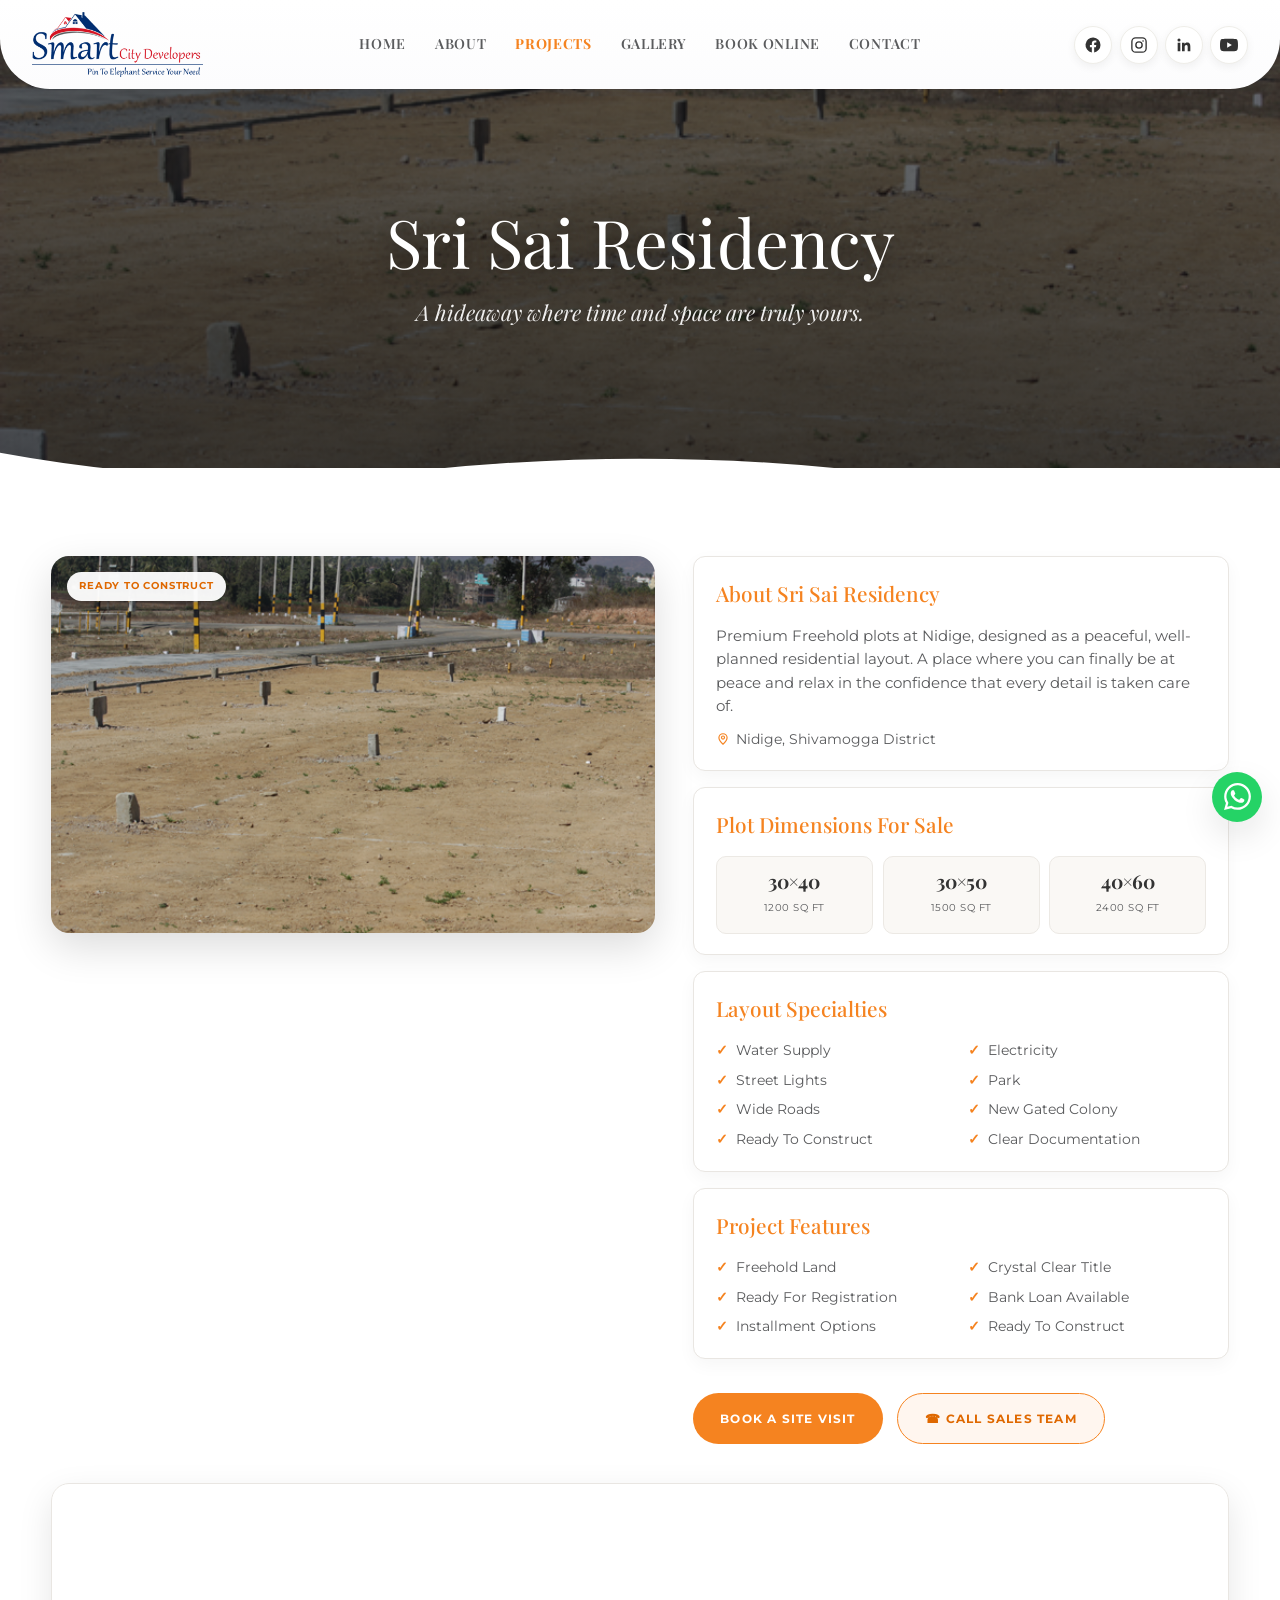
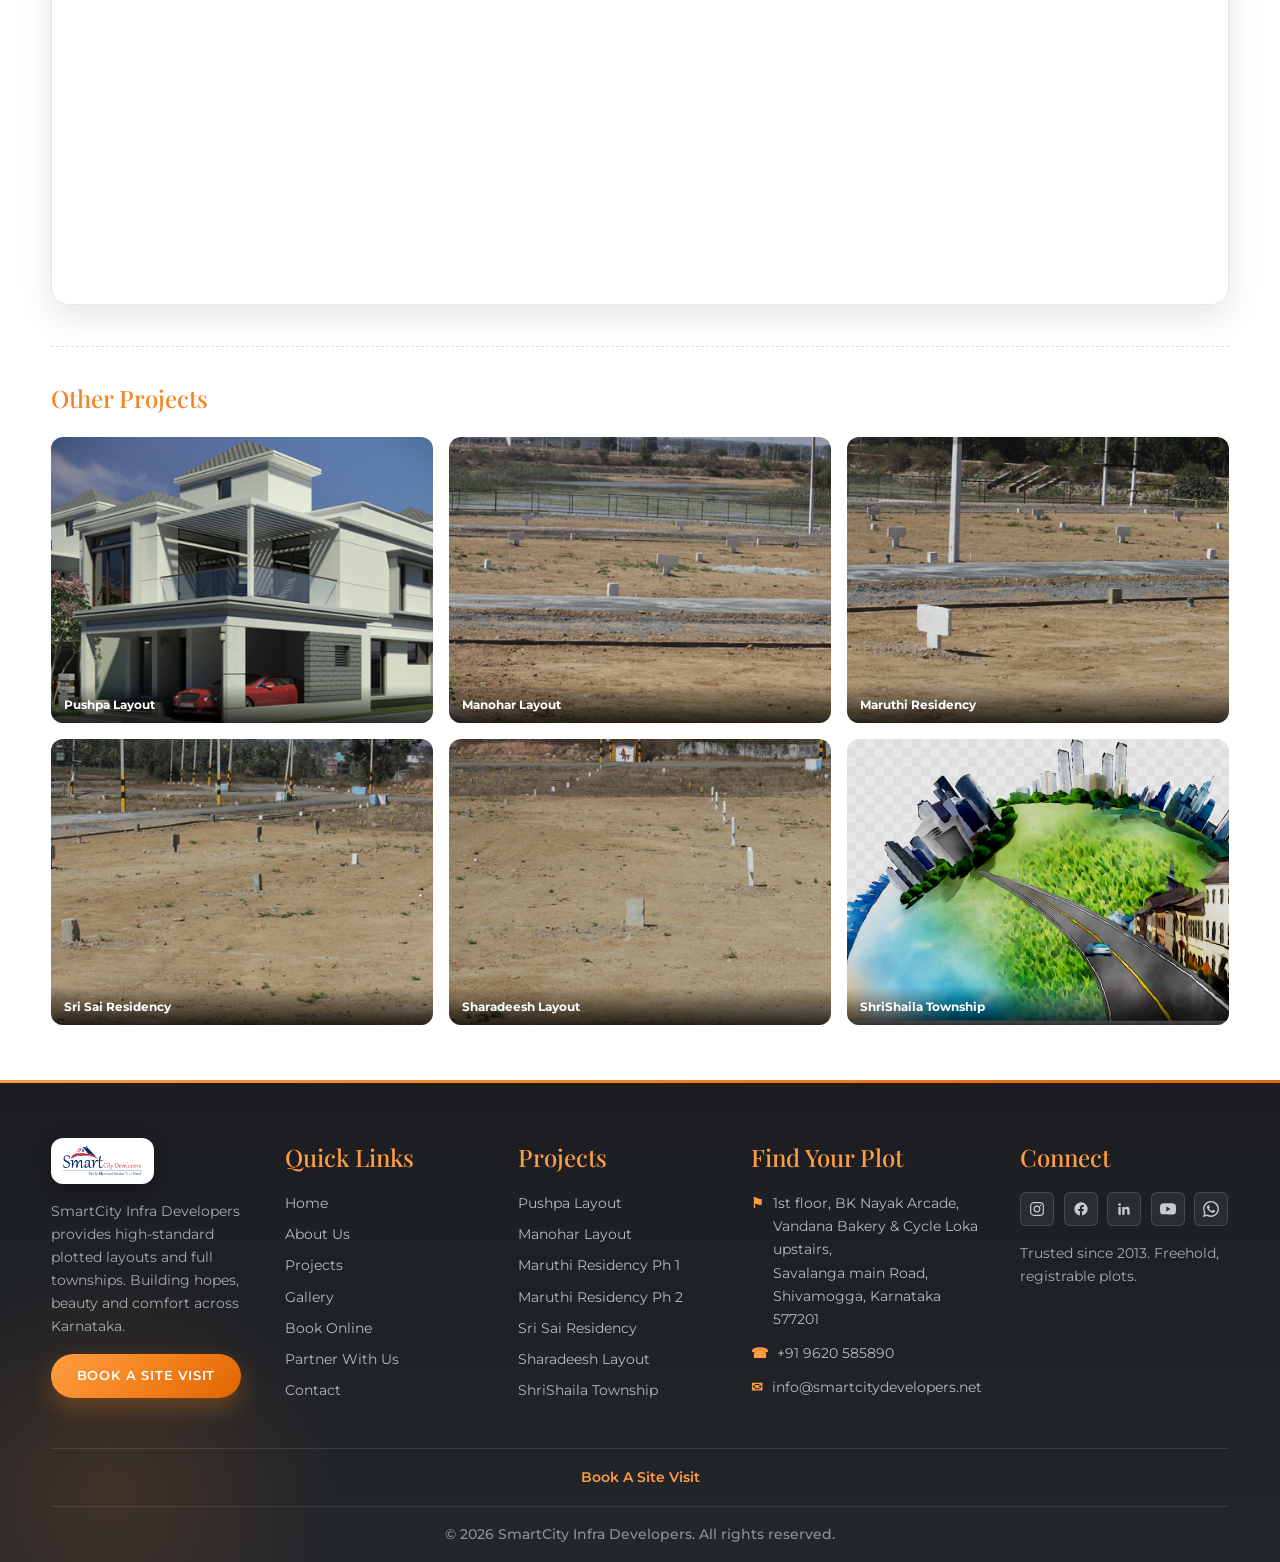
<file: sri-sai.html>
<!DOCTYPE html>
<html lang="en">
<head>
<meta charset="utf-8">
<meta name="viewport" content="width=device-width, initial-scale=1, viewport-fit=cover">
<meta name="theme-color" content="#f58320">
<meta name="mobile-web-app-capable" content="yes">
<meta name="apple-mobile-web-app-capable" content="yes">
<meta name="apple-mobile-web-app-status-bar-style" content="default">
<meta name="apple-mobile-web-app-title" content="SmartCity">
<link rel="manifest" href="manifest.json">
<link rel="icon" type="image/png" sizes="192x192" href="assets/icons/icon-192.png">
<link rel="icon" type="image/png" sizes="16x16" href="assets/icons/favicon-16.png">
<link rel="icon" type="image/png" sizes="32x32" href="assets/icons/favicon-32.png">
<link rel="icon" type="image/x-icon" href="favicon.ico">
<link rel="apple-touch-icon" sizes="180x180" href="assets/icons/apple-touch-icon.png">
<title>Sri Sai Residency | SmartCity Infra Developers</title>
<meta name="description" content="Sri Sai Residency — premium Freehold plots at Nidige, Shivamogga, Karnataka. Freehold, crystal clear title, ready to construct. Call +91 9620 585890.">
<link rel="canonical" href="https://smartcitydevelopers.net/sri-sai.html">
<meta property="og:type" content="website">
<meta property="og:site_name" content="SmartCity Infra Developers">
<meta property="og:locale" content="en_IN">
<meta property="og:url" content="https://smartcitydevelopers.net/sri-sai.html">
<meta property="og:title" content="Sri Sai Residency | SmartCity Infra Developers">
<meta property="og:description" content="Sri Sai Residency — premium Freehold plots at Nidige, Shivamogga, Karnataka. Freehold, crystal clear title, ready to construct. Call +91 9620 585890.">
<meta property="og:image" content="https://smartcitydevelopers.net/assets/img/smartcitydeveloper5.png">
<meta property="og:image:width" content="1200">
<meta property="og:image:height" content="630">
<meta name="twitter:card" content="summary_large_image">
<meta name="twitter:title" content="Sri Sai Residency | SmartCity Infra Developers">
<meta name="twitter:description" content="Sri Sai Residency — premium Freehold plots at Nidige, Shivamogga, Karnataka. Freehold, crystal clear title, ready to construct. Call +91 9620 585890.">
<meta name="twitter:image" content="https://smartcitydevelopers.net/assets/img/smartcitydeveloper5.png"><link rel="preconnect" href="https://fonts.googleapis.com">
<link rel="preconnect" href="https://fonts.gstatic.com" crossorigin>
<link href="https://fonts.googleapis.com/css2?family=Montserrat:wght@400;500;600;700;800&family=Bodoni+Moda:opsz,wght@6..96,400;6..96,500;6..96,600&family=Playfair+Display:ital,wght@0,400;0,500;0,600;0,700;1,400;1,500;1,600&display=swap" rel="stylesheet">
<style>
:root{
  --brand:#f58320;--brand-d:#df6800;
  --ink:#5a5b5d;--dark:#333333;
  --bg:#ffffff;--sec:#efefef;--foot:#e3e3e3;
  --f-body:'Montserrat',sans-serif;--f-head:'Playfair Display',serif;--f-quote:'Playfair Display',serif;
}
*{margin:0;padding:0;box-sizing:border-box}
html{scroll-behavior:smooth}
body{font-family:var(--f-body);color:var(--ink);background:var(--bg);line-height:1.6;-webkit-tap-highlight-color:transparent}
img{display:block;max-width:100%}
a{text-decoration:none;color:inherit}
ul{list-style:none}
.wrap{width:min(1200px,92%);margin-inline:auto}

.site-header{position:fixed;top:0;left:0;right:0;z-index:60;display:flex;justify-content:flex-start;padding:0}
.header-inner{position:relative;width:100%;display:flex;align-items:center;justify-content:space-between;gap:1rem;background:#fff;border-radius:0 0 50px 50px;box-shadow:0 0 14px rgba(0,0,0,.10);padding:0 clamp(1rem,2.5vw,2rem);height:74px;transition:height .3s,box-shadow .3s}
.site-header.shrink .header-inner{height:54px;box-shadow:0 2px 10px rgba(0,0,0,.08)}
.brand img{height:54px;width:auto;display:block}
.h-social{display:flex;align-items:center;gap:.45rem;margin-left:1.1rem}
.h-social a{width:32px;height:32px;border-radius:50%;display:grid;place-items:center;background:#f6f6f6;color:var(--ink);border:1px solid #e5e5e5;transition:.25s}
.h-social svg{width:15px;height:15px}
.h-social a:hover{background:var(--brand);color:#fff;border-color:var(--brand);transform:translateY(-2px)}
.nav-main{position:absolute;left:50%;transform:translateX(-50%);display:flex;align-items:center;gap:.2rem}
.nav-main a{padding:.55rem .6rem;font-size:12.5px;font-weight:500;text-transform:uppercase;letter-spacing:.2px;color:var(--ink);position:relative;white-space:nowrap}
.nav-main a:hover,.nav-main a.on{color:var(--brand);font-weight:700}
.nav-main a::after{content:"";position:absolute;left:.6rem;right:.6rem;bottom:.35rem;height:2px;background:var(--brand);transform:scaleX(0);transition:.25s;transform-origin:left}
.nav-main a:hover::after{transform:scaleX(1)}
.nav-burger{display:none;background:none;border:0;cursor:pointer;width:38px;height:38px;position:relative}
.nav-burger i,.nav-burger i::before,.nav-burger i::after{content:"";position:absolute;left:7px;width:24px;height:3px;border-radius:2px;background:var(--brand);transition:.25s}
.nav-burger i{top:18px}
.nav-burger i::before{top:-8px}
.nav-burger i::after{top:8px}

.m-menu{position:fixed;inset:0;background:#fff;z-index:80;display:flex;flex-direction:column;justify-content:center;padding:2rem;opacity:0;visibility:hidden;transition:.3s}
.m-menu.open{opacity:1;visibility:visible}
.m-menu .close{position:absolute;top:1.2rem;right:1rem;background:none;border:0;font-size:2rem;color:var(--brand);cursor:pointer;line-height:1}
.m-menu a{font-size:1.4rem;font-weight:700;color:var(--dark);padding:.8rem 0;border-bottom:1px solid #eee;text-transform:uppercase;letter-spacing:.5px}
.m-menu a:hover,.m-menu a.on{color:var(--brand)}
.m-menu .m-foot{margin-top:2rem;font-size:.9rem;color:var(--ink)}
.m-menu .m-foot a{display:inline-block;font-size:.9rem;border:0;padding:0 .6rem 0 0;color:var(--brand);text-transform:none}

.phero{position:relative;min-height:52vh;min-height:52svh;display:flex;align-items:center;background:#111;overflow:hidden}
.phero img{position:absolute;inset:0;width:100%;height:100%;object-fit:cover}
.phero .veil{position:absolute;inset:0;background:linear-gradient(180deg,rgba(0,0,0,.38),rgba(0,0,0,.68))}
.phero .wrap{position:relative;z-index:2;text-align:center;color:#fff;padding:8rem 0 4rem}
.phero h1{font-family:var(--f-head);font-weight:400;font-size:clamp(2.6rem,6vw,4.2rem);line-height:1.15;text-shadow:0 4px 26px rgba(0,0,0,.5)}
.phero p{font-family:var(--f-quote);font-style:italic;font-size:clamp(1.05rem,2.2vw,1.35rem);margin-top:.9rem;color:rgba(255,255,255,.92);font-weight:400}
.curve{position:relative;z-index:3;margin-top:-34px;line-height:0;background:transparent;pointer-events:none}
.curve svg{width:100%;height:58px;display:block;overflow:visible}

.p-layout{padding:4rem 0 3.4rem;background:var(--bg)}
.p-grid{display:grid;grid-template-columns:1.06fr .94fr;gap:2.4rem;align-items:start}
.p-hero{position:relative;border-radius:18px;overflow:hidden;box-shadow:0 14px 40px rgba(0,0,0,.14)}
.p-hero img{width:100%;height:100%;object-fit:cover;aspect-ratio:16/10}
.p-tag{position:absolute;top:1rem;left:1rem;background:rgba(255,255,255,.95);color:var(--brand-d);font-size:10px;font-weight:700;text-transform:uppercase;letter-spacing:.8px;padding:.4rem .75rem;border-radius:99px;box-shadow:0 3px 10px rgba(0,0,0,.18)}
.p-tag.up{background:#4b5563;color:#fff}
.p-panel{display:grid;gap:1rem}
.p-card{background:#fff;border:1px solid #e9e6e2;border-radius:12px;padding:1.25rem 1.35rem;box-shadow:0 6px 18px rgba(0,0,0,.04)}
.p-card h3{font-family:var(--f-head);color:var(--brand);font-weight:500;font-size:1.3rem;margin-bottom:.9rem}
.p-card .sub{font-size:.92rem;color:var(--ink)}
.p-card .loc{display:flex;align-items:center;gap:.4rem;margin-top:.55rem;font-size:.88rem}
.p-card .loc svg{width:14px;height:14px;color:var(--brand);flex:0 0 14px}
.p-div{height:1px;margin:1rem 0;background:repeating-linear-gradient(90deg,#e3ded8 0 6px,transparent 6px 12px)}
.dim-grid{display:grid;grid-template-columns:1fr 1fr 1fr;gap:.6rem}
.dim-grid .d{background:#faf8f5;border:1px solid #ece9e4;border-radius:10px;padding:.85rem .4rem;text-align:center}
.dim-grid b{display:block;font-family:var(--f-head);color:var(--dark);font-size:1.2rem;line-height:1.2}
.dim-grid span{font-size:9.5px;text-transform:uppercase;letter-spacing:.5px;color:var(--ink)}
.p-list{display:grid;grid-template-columns:1fr 1fr;gap:.4rem .9rem}
.p-list li{display:flex;gap:.5rem;font-size:.9rem;color:var(--ink);align-items:flex-start}
.p-list .ck{color:var(--brand);font-weight:700;flex:0 0 auto}
.p-cta{display:flex;gap:.9rem;flex-wrap:wrap;padding-top:1.1rem}
.p-cta .s{background:var(--brand);color:#fff;font-family:var(--f-body);font-size:12px;font-weight:700;text-transform:uppercase;letter-spacing:1.2px;padding:.95rem 1.7rem;border-radius:999px;display:inline-flex;align-items:center;gap:.5rem;transition:.25s}
.p-cta .s:hover{background:var(--brand-d);box-shadow:0 10px 26px rgba(245,131,32,.4);transform:translateY(-2px)}
.p-cta .g{background:rgba(245,131,32,.07);border:1px solid var(--brand);color:var(--brand-d);font-family:var(--f-body);font-size:12px;font-weight:700;text-transform:uppercase;letter-spacing:1.2px;padding:.95rem 1.7rem;border-radius:999px;display:inline-flex;align-items:center;gap:.5rem;transition:.25s}
.p-cta .g:hover{background:var(--brand);color:#fff}
.p-map{margin-top:2.4rem}
.p-map .frame{position:relative;border-radius:18px;overflow:hidden;border:1px solid #e9e6e2;box-shadow:0 12px 34px rgba(0,0,0,.10)}
.p-map iframe{display:block;width:100%;height:420px;border:0}
.related{margin-top:2.6rem;padding-top:2rem;border-top:1px dashed #e3ded8}
.related h3{font-family:var(--f-head);font-weight:500;color:var(--brand);font-size:1.5rem;margin-bottom:1.2rem}
.mini-grid{display:grid;grid-template-columns:repeat(3,1fr);gap:1rem}
.mini-grid a{display:block;border-radius:12px;overflow:hidden;position:relative;aspect-ratio:4/3;background:#e7e7e7}
.mini-grid img{width:100%;height:100%;object-fit:cover;transition:.4s}
.mini-grid a:hover img{transform:scale(1.06)}
.mini-grid .nm{position:absolute;inset:auto 0 0 0;padding:.6rem .8rem;font-size:12px;font-weight:700;color:#fff;background:linear-gradient(180deg,transparent,rgba(0,0,0,.78))}

footer{background:var(--foot)}
.fflex{display:grid;grid-template-columns:1fr 1fr 1fr 1fr 1fr;gap:2.4rem;padding:3.6rem 0 2.4rem}
.fflex h3{font-family:var(--f-head);font-weight:500;font-size:1.5rem;color:var(--brand);margin-bottom:1rem}
.fflex p{font-size:.9rem}
.fflex ul li{margin-bottom:.5rem;font-size:.9rem}
.fflex ul a:hover{color:var(--brand-d)}
.fflex .abi img{height:46px;width:auto;margin-bottom:1rem}
.fflex .con li{display:flex;gap:.55rem;margin-bottom:.7rem;font-size:.9rem}
.fflex .con .ico{color:var(--brand);font-weight:700}
.fflex .con a:hover{color:var(--brand-d)}
.social{display:flex;gap:.6rem;margin-top:1rem}
.social a{width:34px;height:34px;border-radius:6px;display:grid;place-items:center;color:var(--ink);background:#fff;font-size:.9rem;border:1px solid #d4d4d4;transition:.25s}
.social a:hover{color:var(--brand);border-color:var(--brand)}
.social svg{width:16px;height:16px}
.fflex .btn{display:inline-block;margin-top:1rem;background:var(--brand);color:#fff;font-size:12.5px;font-weight:600;text-transform:uppercase;letter-spacing:.8px;padding:.75rem 1.6rem;border-radius:999px;transition:.25s}
.fflex .btn:hover{background:var(--brand-d)}
.fbottom{display:flex;align-items:center;gap:.8rem;flex-wrap:wrap;padding:1.1rem 0;border-top:1px solid #cecece;font-size:.85rem}
.fbottom a{font-weight:600;color:var(--brand-d);display:inline-flex;align-items:center;gap:.8rem}
.fbottom a+a::before{content:"";width:1px;height:14px;background:var(--brand)}
.fcopy{padding:1rem 0;font-size:14px;font-weight:500;color:var(--ink);border-top:1px solid #cecece;display:flex;justify-content:space-between;gap:1rem;flex-wrap:wrap}
.fcopy b{font-weight:800}

@media (max-width:1040px){
  .h-social{display:none}
}
@media (max-width:1020px){
  .p-grid{grid-template-columns:1fr}
  .mini-grid{grid-template-columns:repeat(2,1fr)}
  .fflex{grid-template-columns:1fr 1fr;gap:2rem}
}
@media (max-width:767px){
  .site-header{top:0}
  .header-inner{height:60px;border-radius:0 0 30px 30px;padding:0 14px}
  .brand img{height:46px}
  .h-social{display:none}
  .nav-main{display:none}
  .nav-burger{display:block}
  .curve{margin-top:-16px}
  .curve svg{height:26px}
  .phero{min-height:46vh}
  .p-layout{padding:2.4rem 0 2.2rem}
  .p-list{grid-template-columns:1fr}
  .mini-grid{grid-template-columns:1fr 1fr}
  .p-map iframe{height:300px}
  .fflex{grid-template-columns:1fr}
  .fcopy{flex-direction:column;gap:.4rem}
}
</style>
<link rel="stylesheet" href="assets/css/ux.css?v=17">
  <script type="application/ld+json">
{
    "@context":  "https://schema.org",
    "@graph":  [
                   {
                       "category":  "Plots and Layouts for Sale",
                       "@type":  [
                                     "Product",
                                     "RealEstateListing"
                                 ],
                       "url":  "https://smartcitydevelopers.net/sri-sai.html",
                       "name":  "Sri Sai Residency - Plots for Sale in Nidige, Shivamogga",
                       "brand":  {
                                     "name":  "SmartCity Infra Developers",
                                     "@type":  "Brand"
                                 },
                       "image":  "https://smartcitydevelopers.net/assets/img/smartcitydeveloper5.png",
                       "description":  "Plotted layout by SmartCity Infra Developers in Nidige, Shivamogga. Freehold land with clear title, wide roads, water and power - ready to construct.",
                       "offers":  {
                                      "price":  "On Request",
                                      "priceCurrency":  "INR",
                                      "availability":  "https://schema.org/InStock",
                                      "@type":  "Offer",
                                      "seller":  {
                                                     "telephone":  "+919620585890",
                                                     "name":  "SmartCity Infra Developers",
                                                     "@type":  "RealEstateAgent"
                                                 }
                                  }
                   },
                   {
                       "@type":  "BreadcrumbList",
                       "itemListElement":  [
                                               {
                                                   "position":  1,
                                                   "name":  "Home",
                                                   "item":  "https://smartcitydevelopers.net/index.html",
                                                   "@type":  "ListItem"
                                               },
                                               {
                                                   "position":  2,
                                                   "name":  "Projects",
                                                   "item":  "https://smartcitydevelopers.net/index.html#projects",
                                                   "@type":  "ListItem"
                                               },
                                               {
                                                   "position":  3,
                                                   "name":  "Sri Sai Residency",
                                                   "item":  "https://smartcitydevelopers.net/sri-sai.html",
                                                   "@type":  "ListItem"
                                               }
                                           ]
                   }
               ]
}
</script>
  <link rel="stylesheet" href="assets/css/pwa.css?v=1">
</head>
<body>

<header class="site-header" id="siteHeader">
  <div class="header-inner">
    <a class="brand" href="index.html"><img src="assets/img/logo.png" alt="SmartCity Infra Developers logo"></a>
    <div class="h-social" aria-label="Social media">
      <a href="https://facebook.com" target="_blank" rel="noopener" aria-label="Facebook"><svg viewBox="0 0 24 24" fill="currentColor"><path d="M22 12a10 10 0 1 0-11.56 9.88v-6.99H7.9V12h2.54V9.8c0-2.5 1.49-3.89 3.77-3.89 1.09 0 2.24.2 2.24.2v2.46h-1.26c-1.24 0-1.63.77-1.63 1.56V12h2.78l-.44 2.89h-2.34v6.99A10 10 0 0 0 22 12z"/></svg></a>
      <a href="https://instagram.com" target="_blank" rel="noopener" aria-label="Instagram"><svg viewBox="0 0 24 24" fill="none" stroke="currentColor" stroke-width="1.8"><rect x="2.5" y="2.5" width="19" height="19" rx="5"/><circle cx="12" cy="12" r="4.2"/><circle cx="17.4" cy="6.6" r="1.1" fill="currentColor" stroke="none"/></svg></a>
      <a href="https://linkedin.com" target="_blank" rel="noopener" aria-label="LinkedIn"><svg viewBox="0 0 24 24" fill="currentColor"><path d="M20.45 20.45h-3.55v-5.57c0-1.33-.03-3.04-1.85-3.04-1.86 0-2.14 1.45-2.14 2.94v5.67H9.35V9h3.41v1.56h.05c.48-.9 1.64-1.85 3.37-1.85 3.6 0 4.27 2.37 4.27 5.46v6.28zM5.34 7.43a2.06 2.06 0 1 1 0-4.12 2.06 2.06 0 0 1 0 4.12zM7.12 20.45H3.56V9h3.56v11.45z"/></svg></a>
      <a href="https://youtube.com" target="_blank" rel="noopener" aria-label="YouTube"><svg viewBox="0 0 24 24" fill="currentColor"><path d="M23.5 6.19a3.02 3.02 0 0 0-2.12-2.14C19.51 3.55 12 3.55 12 3.55s-7.51 0-9.38.5A3.02 3.02 0 0 0 .5 6.19C0 8.07 0 12 0 12s0 3.93.5 5.81a3.02 3.02 0 0 0 2.12 2.14c1.87.5 9.38.5 9.38.5s7.51 0 9.38-.5a3.02 3.02 0 0 0 2.12-2.14C24 15.93 24 12 24 12s0-3.93-.5-5.81zM9.55 15.57V8.43L15.82 12l-6.27 3.57z"/></svg></a>
    </div>
    <nav class="nav-main" aria-label="Primary">
      <a href="index.html">Home</a>
      <a href="about.html">About</a>
      <a href="index.html#projects" class="on">Projects</a>
      <a href="gallery.html">Gallery</a>
      <a href="book-online.html">Book Online</a>
      <a href="contact.html">Contact</a>
    </nav>
    <button class="nav-burger" id="burger" aria-label="Menu"><i></i></button>
  </div>
</header>

<div class="m-menu" id="mMenu">
  <button class="close" id="mClose" aria-label="Close">&#215;</button>
  <a href="index.html">Home</a>
  <a href="about.html">About</a>
  <a href="index.html#projects" class="on">Projects</a>
  <a href="gallery.html">Gallery</a>
  <a href="book-online.html">Book Online</a>
  <a href="partner-with-us.html">Partner With Us</a>
  <a href="contact.html">Contact</a>
  <div class="m-foot">
    <a href="tel:+919620585890">+91 9620 585890</a><br>
    <a href="mailto:info@smartcitydevelopers.net">info@smartcitydevelopers.net</a>
  </div>
</div>

<section class="phero">
  <img src="assets/img/smartcitydeveloper5.png" alt="Sri Sai Residency">
  <div class="veil"></div>
  <div class="wrap">
    <h1>Sri Sai Residency</h1>
    <p>A hideaway where time and space are truly yours.</p>
  </div>
</section>

<div class="curve">
  <svg viewBox="0 -8 1440 68" preserveAspectRatio="none"><path d="M0 52 V 14 Q 240 60 480 34 Q 720 8 960 34 Q 1200 60 1440 34 V52 Z" fill="#ffffff"></path></svg>
</div>

<section class="p-layout">
  <div class="wrap">
    <div class="p-grid">

      <div class="p-hero">
        <img src="assets/img/smartcitydeveloper5.png" alt="Sri Sai Residency aerial layout">
        <span class="p-tag ">Ready To Construct</span>
      </div>

      <div class="p-panel">
        <div class="p-card">
          <h3>About Sri Sai Residency</h3>
          <p class="sub">Premium Freehold plots at Nidige, designed as a peaceful, well-planned residential layout. A place where you can finally be at peace and relax in the confidence that every detail is taken care of.</p>
          <p class="loc"><svg viewBox="0 0 24 24" fill="none" stroke="currentColor" stroke-width="2" stroke-linecap="round" stroke-linejoin="round"><path d="M12 21s7-6.1 7-11a7 7 0 1 0-14 0c0 4.9 7 11 7 11z"/><circle cx="12" cy="9.5" r="2.6"/></svg>Nidige, Shivamogga District</p>
        </div>

        <div class="p-card">
          <h3>Plot Dimensions For Sale</h3>
          <div class="dim-grid">
            <div class="d"><b>30&times;40</b><span>1200 Sq Ft</span></div>
            <div class="d"><b>30&times;50</b><span>1500 Sq Ft</span></div>
            <div class="d"><b>40&times;60</b><span>2400 Sq Ft</span></div>
          </div>
        </div>

        <div class="p-card">
          <h3>Layout Specialties</h3>
          <ul class="p-list">
            <li><span class="ck">&#10003;</span>Water Supply</li>
            <li><span class="ck">&#10003;</span>Electricity</li>
            <li><span class="ck">&#10003;</span>Street Lights</li>
            <li><span class="ck">&#10003;</span>Park</li>
            <li><span class="ck">&#10003;</span>Wide Roads</li>
            <li><span class="ck">&#10003;</span>New Gated Colony</li>
            <li><span class="ck">&#10003;</span>Ready To Construct</li>
            <li><span class="ck">&#10003;</span>Clear Documentation</li>
          </ul>
        </div>

        <div class="p-card">
          <h3>Project Features</h3>
          <ul class="p-list">
            <li><span class="ck">&#10003;</span>Freehold Land</li>
            <li><span class="ck">&#10003;</span>Crystal Clear Title</li>
            <li><span class="ck">&#10003;</span>Ready For Registration</li>
            <li><span class="ck">&#10003;</span>Bank Loan Available</li>
            <li><span class="ck">&#10003;</span>Installment Options</li>
            <li><span class="ck">&#10003;</span>Ready To Construct</li>
          </ul>
        </div>

        <div class="p-cta">
          <a class="s" href="contact.html">Book A Site Visit</a>
          <a class="g" href="tel:+919620585890">&#9742; Call Sales Team</a>
        </div>
      </div>

    </div>

    <div class="p-map">
      <div class="frame">
        <iframe src="https://maps.google.com/maps?q=Nidige%2C%20Shivamogga%20District&amp;t=&amp;z=13&amp;ie=UTF8&amp;iwloc=&amp;output=embed" loading="lazy" referrerpolicy="no-referrer-when-downgrade" title="Sri Sai Residency location map"></iframe>
      </div>
    </div>

    <div class="related">
      <h3>Other Projects</h3>
      <div class="mini-grid">
        <a href="pushpa.html"><img src="assets/img/smartcitydeveloper1.png" alt="Pushpa Layout"><span class="nm">Pushpa Layout</span></a>
        <a href="manohar-layout.html"><img src="assets/img/smartcitydeveloper2.png" alt="Manohar Layout"><span class="nm">Manohar Layout</span></a>
        <a href="maruthi-phase-1.html"><img src="assets/img/smartcitydeveloper3.png" alt="Maruthi Residency"><span class="nm">Maruthi Residency</span></a>
        <a href="sri-sai.html"><img src="assets/img/smartcitydeveloper5.png" alt="Sri Sai Residency"><span class="nm">Sri Sai Residency</span></a>
        <a href="sharadeesh-layout.html"><img src="assets/img/smartcitydeveloper6.png" alt="Sharadeesh Layout"><span class="nm">Sharadeesh Layout</span></a>
        <a href="sri-saila-township.html"><img src="assets/img/smartcitydeveloper7.png" alt="ShriShaila Township"><span class="nm">ShriShaila Township</span></a>
      </div>
    </div>
  </div>
</section>

<footer>
  <div class="wrap">
    <div class="fflex">
      <div class="abi">
        <img src="assets/img/logo.png" alt="SmartCity Infra Developers">
        <p>SmartCity Infra Developers provides high-standard plotted layouts and full townships. Building hopes, beauty and comfort across Karnataka.</p>
        <a class="btn" href="contact.html">Book A Site Visit</a>
      </div>
      <div>
        <h3>Quick Links</h3>
        <ul>
          <li><a href="index.html">Home</a></li>
          <li><a href="about.html">About Us</a></li>
          <li><a href="index.html#projects">Projects</a></li>
          <li><a href="gallery.html">Gallery</a></li>
          <li><a href="book-online.html">Book Online</a></li>
          <li><a href="partner-with-us.html">Partner With Us</a></li>
          <li><a href="contact.html">Contact</a></li>
        </ul>
      </div>
      <div>
        <h3>Projects</h3>
        <ul>
          <li><a href="pushpa.html">Pushpa Layout</a></li>
          <li><a href="manohar-layout.html">Manohar Layout</a></li>
          <li><a href="maruthi-phase-1.html">Maruthi Residency Ph 1</a></li>
          <li><a href="maruthi-phase-2.html">Maruthi Residency Ph 2</a></li>
          <li><a href="sri-sai.html">Sri Sai Residency</a></li>
          <li><a href="sharadeesh-layout.html">Sharadeesh Layout</a></li>
          <li><a href="sri-saila-township.html">ShriShaila Township</a></li>
        </ul>
      </div>
      <div>
        <h3>Find Your Plot</h3>
        <ul class="con">
          <li><span class="ico">&#9873;</span><span>1st floor, BK Nayak Arcade,<br>Vandana Bakery &amp; Cycle Loka upstairs,<br>Savalanga main Road,<br>Shivamogga, Karnataka 577201</span></li>
          <li><span class="ico">&#9742;</span><a href="tel:+919620585890">+91 9620 585890</a></li>
          <li><span class="ico">&#9993;</span><a href="mailto:info@smartcitydevelopers.net">info@smartcitydevelopers.net</a></li>
        </ul>
      </div>
      <div>
        <h3>Connect</h3>
        <div class="social">
          <a href="https://instagram.com" target="_blank" rel="noopener" aria-label="Instagram"><svg viewBox="0 0 24 24" fill="none" stroke="currentColor" stroke-width="1.8"><rect x="2.5" y="2.5" width="19" height="19" rx="5"/><circle cx="12" cy="12" r="4.2"/><circle cx="17.4" cy="6.6" r="1.1" fill="currentColor" stroke="none"/></svg></a>
          <a href="https://facebook.com" target="_blank" rel="noopener" aria-label="Facebook"><svg viewBox="0 0 24 24" fill="currentColor"><path d="M22 12a10 10 0 1 0-11.56 9.88v-6.99H7.9V12h2.54V9.8c0-2.5 1.49-3.89 3.77-3.89 1.09 0 2.24.2 2.24.2v2.46h-1.26c-1.24 0-1.63.77-1.63 1.56V12h2.78l-.44 2.89h-2.34v6.99A10 10 0 0 0 22 12z"/></svg></a>
          <a href="https://linkedin.com" target="_blank" rel="noopener" aria-label="LinkedIn"><svg viewBox="0 0 24 24" fill="currentColor"><path d="M20.45 20.45h-3.55v-5.57c0-1.33-.03-3.04-1.85-3.04-1.86 0-2.14 1.45-2.14 2.94v5.67H9.35V9h3.41v1.56h.05c.48-.9 1.64-1.85 3.37-1.85 3.6 0 4.27 2.37 4.27 5.46v6.28zM5.34 7.43a2.06 2.06 0 1 1 0-4.12 2.06 2.06 0 0 1 0 4.12zM7.12 20.45H3.56V9h3.56v11.45z"/></svg></a>
          <a href="https://youtube.com" target="_blank" rel="noopener" aria-label="YouTube"><svg viewBox="0 0 24 24" fill="currentColor"><path d="M23.5 6.19a3.02 3.02 0 0 0-2.12-2.14C19.51 3.55 12 3.55 12 3.55s-7.51 0-9.38.5A3.02 3.02 0 0 0 .5 6.19C0 8.07 0 12 0 12s0 3.93.5 5.81a3.02 3.02 0 0 0 2.12 2.14c1.87.5 9.38.5 9.38.5s7.51 0 9.38-.5a3.02 3.02 0 0 0 2.12-2.14C24 15.93 24 12 24 12s0-3.93-.5-5.81zM9.55 15.57V8.43L15.82 12l-6.27 3.57z"/></svg></a>
          <a href="https://wa.me/919620585890" target="_blank" rel="noopener" aria-label="WhatsApp"><svg viewBox="0 0 24 24" fill="currentColor"><path d="M17.47 14.38c-.3-.15-1.76-.87-2.03-.97-.27-.1-.47-.15-.67.15-.2.3-.77.97-.95 1.17-.17.2-.35.22-.65.07-.3-.15-1.26-.46-2.4-1.48-.89-.79-1.49-1.77-1.66-2.07-.17-.3-.02-.46.13-.61.13-.13.3-.35.45-.52.15-.17.2-.3.3-.5.1-.2.05-.37-.02-.52-.08-.15-.67-1.62-.92-2.22-.24-.58-.49-.5-.67-.51h-.57c-.2 0-.52.07-.8.37-.27.3-1.04 1.02-1.04 2.5 0 1.47 1.07 2.9 1.22 3.1.15.2 2.1 3.2 5.1 4.49.71.3 1.27.49 1.7.63.72.23 1.37.2 1.88.12.58-.09 1.76-.72 2.01-1.41.25-.7.25-1.29.17-1.41-.07-.13-.27-.2-.57-.35zM12.05 21.79h-.01a9.87 9.87 0 0 1-5.03-1.38l-.36-.21-3.74.98 1-3.65-.24-.37a9.86 9.86 0 1 1 8.38 4.63zm8.42-18.3A11.82 11.82 0 0 0 12.04 0C5.5 0 .16 5.34.16 11.92c0 2.1.55 4.15 1.6 5.96L.05 24l6.27-1.64a11.9 11.9 0 0 0 5.72 1.46h.01c6.54 0 11.87-5.34 11.87-11.92 0-3.18-1.24-6.17-3.4-8.41z"/></svg></a>
        </div>
        <p style="margin-top:1rem;font-size:.9rem">Trusted since 2013. Freehold, registrable plots.</p>
      </div>
    </div>
    <div class="fbottom">
      <a href="tel:+919620585890">Book A Site Visit</a>
    </div>
    <div class="fcopy">
      <span>&copy; 2026 SmartCity Infra Developers. All rights reserved.</span>
    </div>
  </div>
</footer>

<script>
(function () {
  var header = document.getElementById("siteHeader");
  window.addEventListener("scroll", function () {
    header.classList.toggle("shrink", window.scrollY > 50);
  }, { passive: true });

  var burger = document.getElementById("burger"), menu = document.getElementById("mMenu");
  function openMenu() { menu.classList.add("open"); document.body.style.overflow = "hidden"; }
  function closeMenu() { menu.classList.remove("open"); document.body.style.overflow = ""; }
  burger.addEventListener("click", openMenu);
  document.getElementById("mClose").addEventListener("click", closeMenu);

  if ("serviceWorker" in navigator && (location.protocol === "https:" || location.hostname === "localhost" || location.hostname === "127.0.0.1")) {
    window.addEventListener("load", function () { navigator.serviceWorker.register("sw.js").catch(function () {}); });
  }
})();
</script>
<script src="assets/js/ux.js?v=5" defer></script>
<nav class="m-nav" aria-label="Mobile navigation">
  <a href="index.html"><svg viewBox="0 0 24 24" fill="none" stroke="currentColor" stroke-width="1.7" stroke-linecap="round" stroke-linejoin="round" aria-hidden="true"><path d="M3 11.5 12 4l9 7.5M5.5 10v9a1 1 0 0 0 1 1h11a1 1 0 0 0 1-1v-9"/></svg><span>Home</span></a>
  <a href="about.html"><svg viewBox="0 0 24 24" fill="none" stroke="currentColor" stroke-width="1.7" stroke-linecap="round" stroke-linejoin="round" aria-hidden="true"><circle cx="12" cy="12" r="9"/><path d="M12 11.5V16"/><circle cx="12" cy="8" r="1" fill="currentColor" stroke="none"/></svg><span>About</span></a>
  <a href="index.html#projects" class="on"><svg viewBox="0 0 24 24" fill="none" stroke="currentColor" stroke-width="1.7" stroke-linecap="round" stroke-linejoin="round" aria-hidden="true"><path d="M4 21V5a1 1 0 0 1 1-1h9a1 1 0 0 1 1 1v16M4 21h16M8 21v-4h3v4"/><path d="M8 8h1M8 12h1M11 9h1"/></svg><span>Projects</span></a>
  <a href="gallery.html"><svg viewBox="0 0 24 24" fill="none" stroke="currentColor" stroke-width="1.7" stroke-linecap="round" stroke-linejoin="round" aria-hidden="true"><rect x="3" y="4.5" width="18" height="15" rx="2.5"/><circle cx="9" cy="10" r="2"/><path d="m4 17.5 4.5-4 3.5 3 4-4 4 3.5"/></svg><span>Gallery</span></a>
  <a href="book-online.html"><svg viewBox="0 0 24 24" fill="none" stroke="currentColor" stroke-width="1.7" stroke-linecap="round" stroke-linejoin="round" aria-hidden="true"><rect x="3" y="4.5" width="18" height="16" rx="2.5"/><path d="M8 2.8v3M16 2.8v3M3 9.5h18"/></svg><span>Book</span></a>
  <a href="contact.html"><svg viewBox="0 0 24 24" fill="none" stroke="currentColor" stroke-width="1.7" stroke-linecap="round" stroke-linejoin="round" aria-hidden="true"><path d="M6.5 3.5h2.4a1.5 1.5 0 0 1 1.5 1.3c.09.7.27 1.4.55 2.1a1.5 1.5 0 0 1-.34 1.58L9.5 10a12.5 12.5 0 0 0 4.5 4.5l1.5-1.1a1.5 1.5 0 0 1 1.58-.34c.7.28 1.4.46 2.1.55a1.5 1.5 0 0 1 1.3 1.5v2.4a1.5 1.5 0 0 1-1.63 1.5A17.5 17.5 0 0 1 4 5.13 1.5 1.5 0 0 1 6.5 3.5z"/></svg><span>Contact</span></a>
</nav>
  <script src="assets/js/pwa.js?v=1" defer></script>
</body>
</html>
</file>
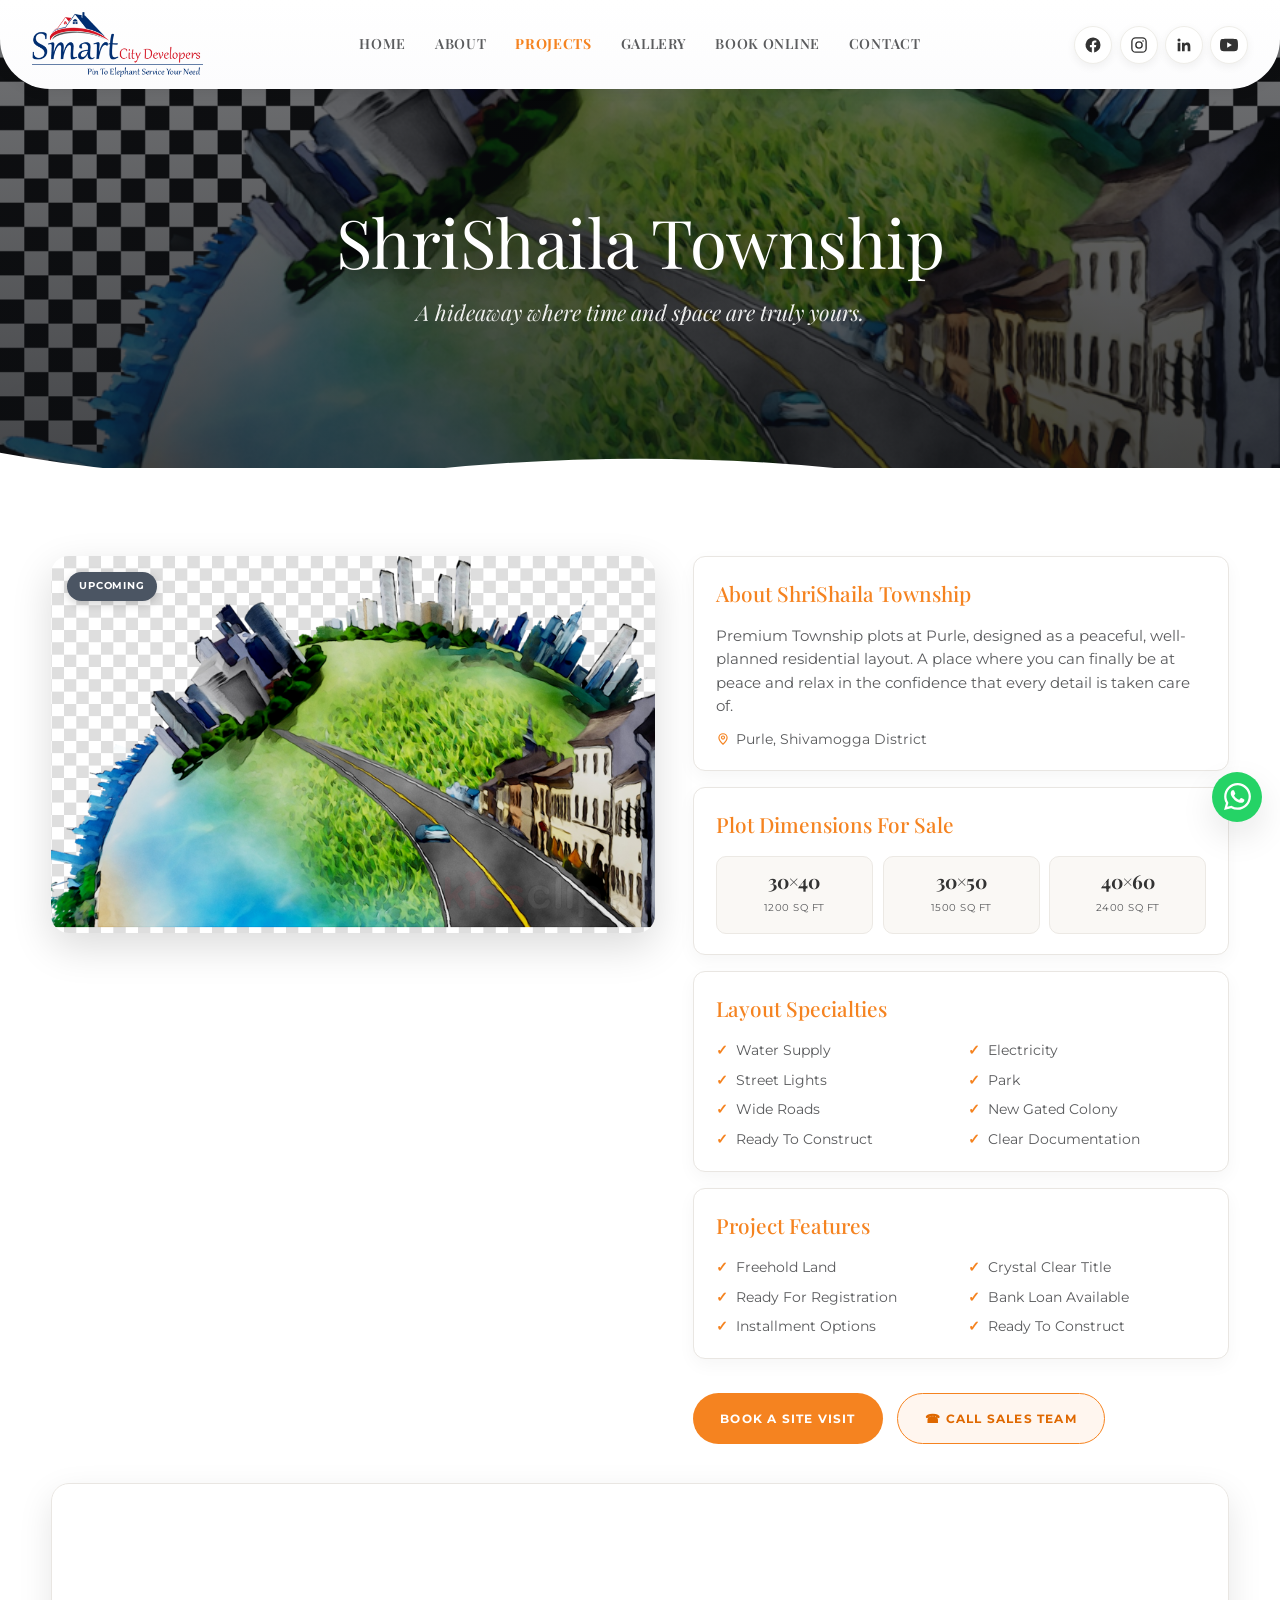
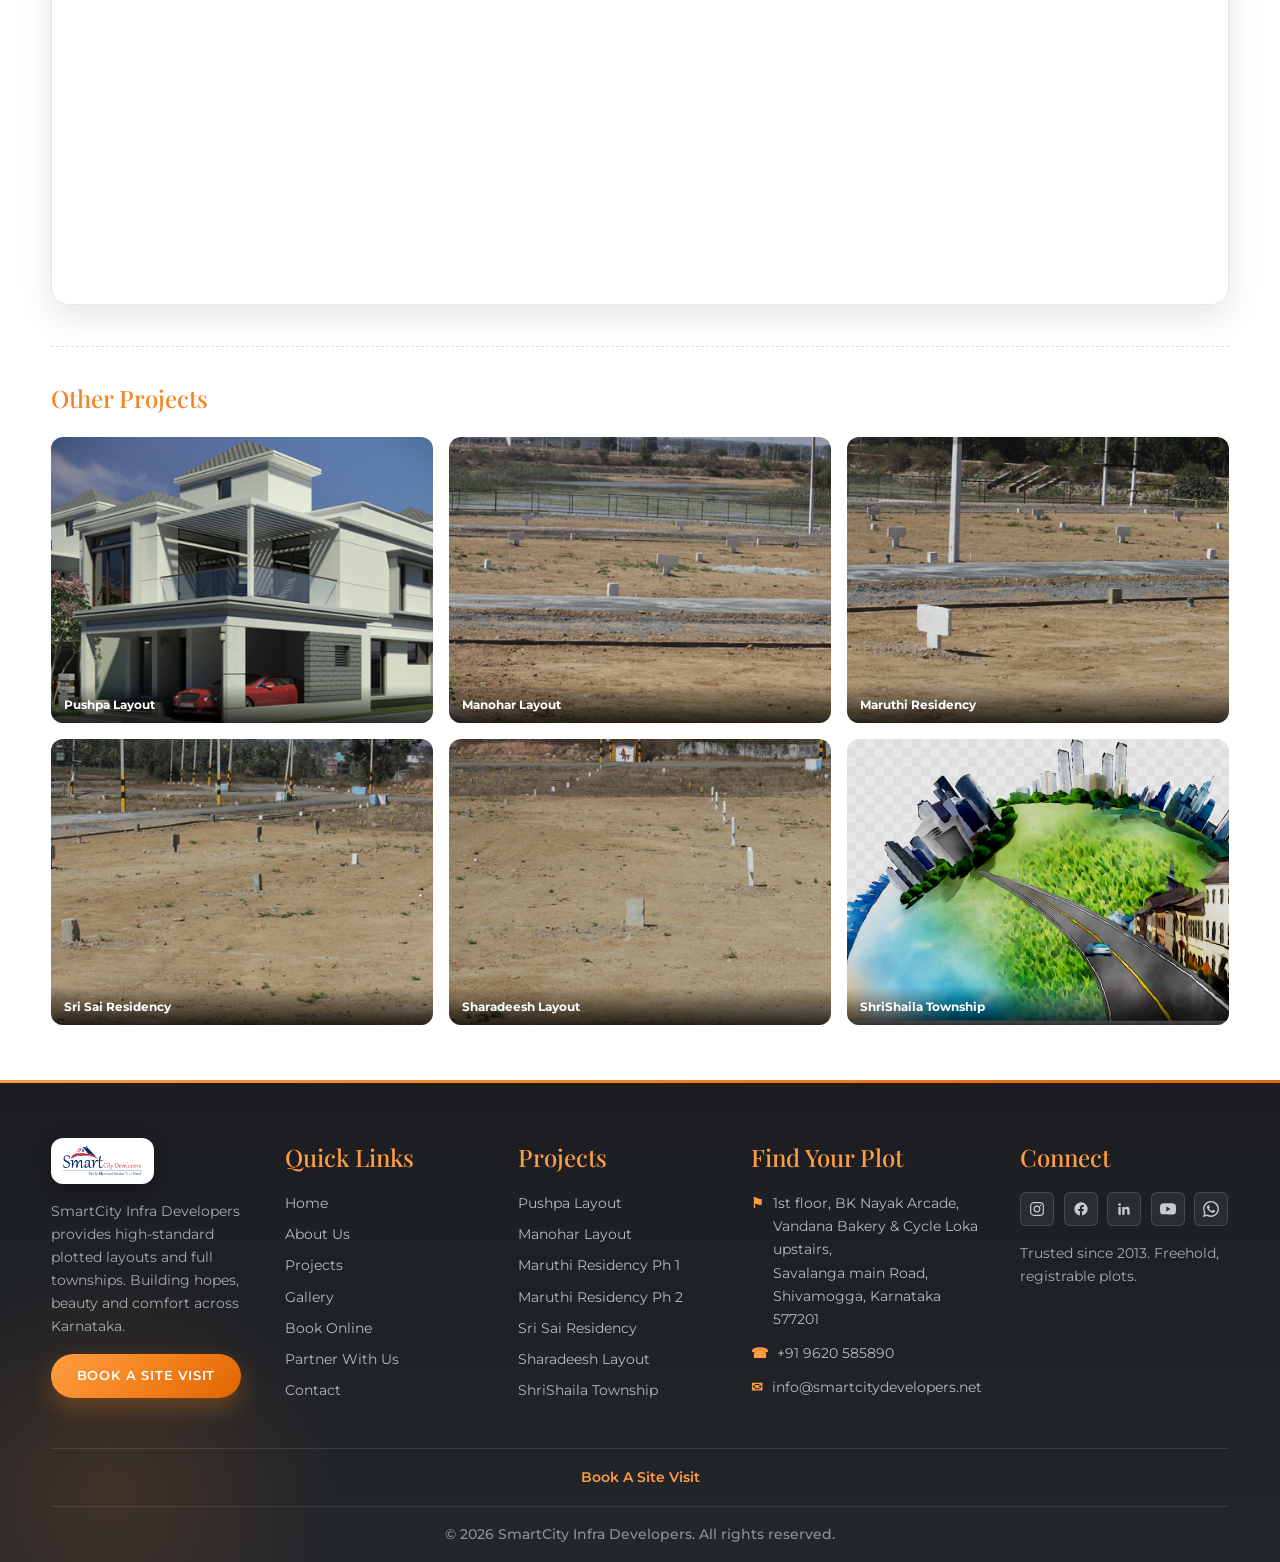
<file: sri-saila-township.html>
<!DOCTYPE html>
<html lang="en">
<head>
<meta charset="utf-8">
<meta name="viewport" content="width=device-width, initial-scale=1, viewport-fit=cover">
<meta name="theme-color" content="#f58320">
<meta name="mobile-web-app-capable" content="yes">
<meta name="apple-mobile-web-app-capable" content="yes">
<meta name="apple-mobile-web-app-status-bar-style" content="default">
<meta name="apple-mobile-web-app-title" content="SmartCity">
<link rel="manifest" href="manifest.json">
<link rel="icon" type="image/png" sizes="192x192" href="assets/icons/icon-192.png">
<link rel="icon" type="image/png" sizes="16x16" href="assets/icons/favicon-16.png">
<link rel="icon" type="image/png" sizes="32x32" href="assets/icons/favicon-32.png">
<link rel="icon" type="image/x-icon" href="favicon.ico">
<link rel="apple-touch-icon" sizes="180x180" href="assets/icons/apple-touch-icon.png">
<title>ShriShaila Township | SmartCity Infra Developers</title>
<meta name="description" content="ShriShaila Township — premium Township plots at Purle, Shivamogga, Karnataka. Freehold, crystal clear title, ready to construct. Call +91 9620 585890.">
<link rel="canonical" href="https://smartcitydevelopers.net/sri-saila-township.html">
<meta property="og:type" content="website">
<meta property="og:site_name" content="SmartCity Infra Developers">
<meta property="og:locale" content="en_IN">
<meta property="og:url" content="https://smartcitydevelopers.net/sri-saila-township.html">
<meta property="og:title" content="ShriShaila Township | SmartCity Infra Developers">
<meta property="og:description" content="ShriShaila Township — premium Township plots at Purle, Shivamogga, Karnataka. Freehold, crystal clear title, ready to construct. Call +91 9620 585890.">
<meta property="og:image" content="https://smartcitydevelopers.net/assets/img/smartcitydeveloper7.png">
<meta property="og:image:width" content="1200">
<meta property="og:image:height" content="630">
<meta name="twitter:card" content="summary_large_image">
<meta name="twitter:title" content="ShriShaila Township | SmartCity Infra Developers">
<meta name="twitter:description" content="ShriShaila Township — premium Township plots at Purle, Shivamogga, Karnataka. Freehold, crystal clear title, ready to construct. Call +91 9620 585890.">
<meta name="twitter:image" content="https://smartcitydevelopers.net/assets/img/smartcitydeveloper7.png"><link rel="preconnect" href="https://fonts.googleapis.com">
<link rel="preconnect" href="https://fonts.gstatic.com" crossorigin>
<link href="https://fonts.googleapis.com/css2?family=Montserrat:wght@400;500;600;700;800&family=Bodoni+Moda:opsz,wght@6..96,400;6..96,500;6..96,600&family=Playfair+Display:ital,wght@0,400;0,500;0,600;0,700;1,400;1,500;1,600&display=swap" rel="stylesheet">
<style>
:root{
  --brand:#f58320;--brand-d:#df6800;
  --ink:#5a5b5d;--dark:#333333;
  --bg:#ffffff;--sec:#efefef;--foot:#e3e3e3;
  --f-body:'Montserrat',sans-serif;--f-head:'Playfair Display',serif;--f-quote:'Playfair Display',serif;
}
*{margin:0;padding:0;box-sizing:border-box}
html{scroll-behavior:smooth}
body{font-family:var(--f-body);color:var(--ink);background:var(--bg);line-height:1.6;-webkit-tap-highlight-color:transparent}
img{display:block;max-width:100%}
a{text-decoration:none;color:inherit}
ul{list-style:none}
.wrap{width:min(1200px,92%);margin-inline:auto}

.site-header{position:fixed;top:0;left:0;right:0;z-index:60;display:flex;justify-content:flex-start;padding:0}
.header-inner{position:relative;width:100%;display:flex;align-items:center;justify-content:space-between;gap:1rem;background:#fff;border-radius:0 0 50px 50px;box-shadow:0 0 14px rgba(0,0,0,.10);padding:0 clamp(1rem,2.5vw,2rem);height:74px;transition:height .3s,box-shadow .3s}
.site-header.shrink .header-inner{height:54px;box-shadow:0 2px 10px rgba(0,0,0,.08)}
.brand img{height:54px;width:auto;display:block}
.h-social{display:flex;align-items:center;gap:.45rem;margin-left:1.1rem}
.h-social a{width:32px;height:32px;border-radius:50%;display:grid;place-items:center;background:#f6f6f6;color:var(--ink);border:1px solid #e5e5e5;transition:.25s}
.h-social svg{width:15px;height:15px}
.h-social a:hover{background:var(--brand);color:#fff;border-color:var(--brand);transform:translateY(-2px)}
.nav-main{position:absolute;left:50%;transform:translateX(-50%);display:flex;align-items:center;gap:.2rem}
.nav-main a{padding:.55rem .6rem;font-size:12.5px;font-weight:500;text-transform:uppercase;letter-spacing:.2px;color:var(--ink);position:relative;white-space:nowrap}
.nav-main a:hover,.nav-main a.on{color:var(--brand);font-weight:700}
.nav-main a::after{content:"";position:absolute;left:.6rem;right:.6rem;bottom:.35rem;height:2px;background:var(--brand);transform:scaleX(0);transition:.25s;transform-origin:left}
.nav-main a:hover::after{transform:scaleX(1)}
.nav-burger{display:none;background:none;border:0;cursor:pointer;width:38px;height:38px;position:relative}
.nav-burger i,.nav-burger i::before,.nav-burger i::after{content:"";position:absolute;left:7px;width:24px;height:3px;border-radius:2px;background:var(--brand);transition:.25s}
.nav-burger i{top:18px}
.nav-burger i::before{top:-8px}
.nav-burger i::after{top:8px}

.m-menu{position:fixed;inset:0;background:#fff;z-index:80;display:flex;flex-direction:column;justify-content:center;padding:2rem;opacity:0;visibility:hidden;transition:.3s}
.m-menu.open{opacity:1;visibility:visible}
.m-menu .close{position:absolute;top:1.2rem;right:1rem;background:none;border:0;font-size:2rem;color:var(--brand);cursor:pointer;line-height:1}
.m-menu a{font-size:1.4rem;font-weight:700;color:var(--dark);padding:.8rem 0;border-bottom:1px solid #eee;text-transform:uppercase;letter-spacing:.5px}
.m-menu a:hover,.m-menu a.on{color:var(--brand)}
.m-menu .m-foot{margin-top:2rem;font-size:.9rem;color:var(--ink)}
.m-menu .m-foot a{display:inline-block;font-size:.9rem;border:0;padding:0 .6rem 0 0;color:var(--brand);text-transform:none}

.phero{position:relative;min-height:52vh;min-height:52svh;display:flex;align-items:center;background:#111;overflow:hidden}
.phero img{position:absolute;inset:0;width:100%;height:100%;object-fit:cover}
.phero .veil{position:absolute;inset:0;background:linear-gradient(180deg,rgba(0,0,0,.38),rgba(0,0,0,.68))}
.phero .wrap{position:relative;z-index:2;text-align:center;color:#fff;padding:8rem 0 4rem}
.phero h1{font-family:var(--f-head);font-weight:400;font-size:clamp(2.6rem,6vw,4.2rem);line-height:1.15;text-shadow:0 4px 26px rgba(0,0,0,.5)}
.phero p{font-family:var(--f-quote);font-style:italic;font-size:clamp(1.05rem,2.2vw,1.35rem);margin-top:.9rem;color:rgba(255,255,255,.92);font-weight:400}
.curve{position:relative;z-index:3;margin-top:-34px;line-height:0;background:transparent;pointer-events:none}
.curve svg{width:100%;height:58px;display:block;overflow:visible}

.p-layout{padding:4rem 0 3.4rem;background:var(--bg)}
.p-grid{display:grid;grid-template-columns:1.06fr .94fr;gap:2.4rem;align-items:start}
.p-hero{position:relative;border-radius:18px;overflow:hidden;box-shadow:0 14px 40px rgba(0,0,0,.14)}
.p-hero img{width:100%;height:100%;object-fit:cover;aspect-ratio:16/10}
.p-tag{position:absolute;top:1rem;left:1rem;background:rgba(255,255,255,.95);color:var(--brand-d);font-size:10px;font-weight:700;text-transform:uppercase;letter-spacing:.8px;padding:.4rem .75rem;border-radius:99px;box-shadow:0 3px 10px rgba(0,0,0,.18)}
.p-tag.up{background:#4b5563;color:#fff}
.p-panel{display:grid;gap:1rem}
.p-card{background:#fff;border:1px solid #e9e6e2;border-radius:12px;padding:1.25rem 1.35rem;box-shadow:0 6px 18px rgba(0,0,0,.04)}
.p-card h3{font-family:var(--f-head);color:var(--brand);font-weight:500;font-size:1.3rem;margin-bottom:.9rem}
.p-card .sub{font-size:.92rem;color:var(--ink)}
.p-card .loc{display:flex;align-items:center;gap:.4rem;margin-top:.55rem;font-size:.88rem}
.p-card .loc svg{width:14px;height:14px;color:var(--brand);flex:0 0 14px}
.p-div{height:1px;margin:1rem 0;background:repeating-linear-gradient(90deg,#e3ded8 0 6px,transparent 6px 12px)}
.dim-grid{display:grid;grid-template-columns:1fr 1fr 1fr;gap:.6rem}
.dim-grid .d{background:#faf8f5;border:1px solid #ece9e4;border-radius:10px;padding:.85rem .4rem;text-align:center}
.dim-grid b{display:block;font-family:var(--f-head);color:var(--dark);font-size:1.2rem;line-height:1.2}
.dim-grid span{font-size:9.5px;text-transform:uppercase;letter-spacing:.5px;color:var(--ink)}
.p-list{display:grid;grid-template-columns:1fr 1fr;gap:.4rem .9rem}
.p-list li{display:flex;gap:.5rem;font-size:.9rem;color:var(--ink);align-items:flex-start}
.p-list .ck{color:var(--brand);font-weight:700;flex:0 0 auto}
.p-cta{display:flex;gap:.9rem;flex-wrap:wrap;padding-top:1.1rem}
.p-cta .s{background:var(--brand);color:#fff;font-family:var(--f-body);font-size:12px;font-weight:700;text-transform:uppercase;letter-spacing:1.2px;padding:.95rem 1.7rem;border-radius:999px;display:inline-flex;align-items:center;gap:.5rem;transition:.25s}
.p-cta .s:hover{background:var(--brand-d);box-shadow:0 10px 26px rgba(245,131,32,.4);transform:translateY(-2px)}
.p-cta .g{background:rgba(245,131,32,.07);border:1px solid var(--brand);color:var(--brand-d);font-family:var(--f-body);font-size:12px;font-weight:700;text-transform:uppercase;letter-spacing:1.2px;padding:.95rem 1.7rem;border-radius:999px;display:inline-flex;align-items:center;gap:.5rem;transition:.25s}
.p-cta .g:hover{background:var(--brand);color:#fff}
.p-map{margin-top:2.4rem}
.p-map .frame{position:relative;border-radius:18px;overflow:hidden;border:1px solid #e9e6e2;box-shadow:0 12px 34px rgba(0,0,0,.10)}
.p-map iframe{display:block;width:100%;height:420px;border:0}
.related{margin-top:2.6rem;padding-top:2rem;border-top:1px dashed #e3ded8}
.related h3{font-family:var(--f-head);font-weight:500;color:var(--brand);font-size:1.5rem;margin-bottom:1.2rem}
.mini-grid{display:grid;grid-template-columns:repeat(3,1fr);gap:1rem}
.mini-grid a{display:block;border-radius:12px;overflow:hidden;position:relative;aspect-ratio:4/3;background:#e7e7e7}
.mini-grid img{width:100%;height:100%;object-fit:cover;transition:.4s}
.mini-grid a:hover img{transform:scale(1.06)}
.mini-grid .nm{position:absolute;inset:auto 0 0 0;padding:.6rem .8rem;font-size:12px;font-weight:700;color:#fff;background:linear-gradient(180deg,transparent,rgba(0,0,0,.78))}

footer{background:var(--foot)}
.fflex{display:grid;grid-template-columns:1fr 1fr 1fr 1fr 1fr;gap:2.4rem;padding:3.6rem 0 2.4rem}
.fflex h3{font-family:var(--f-head);font-weight:500;font-size:1.5rem;color:var(--brand);margin-bottom:1rem}
.fflex p{font-size:.9rem}
.fflex ul li{margin-bottom:.5rem;font-size:.9rem}
.fflex ul a:hover{color:var(--brand-d)}
.fflex .abi img{height:46px;width:auto;margin-bottom:1rem}
.fflex .con li{display:flex;gap:.55rem;margin-bottom:.7rem;font-size:.9rem}
.fflex .con .ico{color:var(--brand);font-weight:700}
.fflex .con a:hover{color:var(--brand-d)}
.social{display:flex;gap:.6rem;margin-top:1rem}
.social a{width:34px;height:34px;border-radius:6px;display:grid;place-items:center;color:var(--ink);background:#fff;font-size:.9rem;border:1px solid #d4d4d4;transition:.25s}
.social a:hover{color:var(--brand);border-color:var(--brand)}
.social svg{width:16px;height:16px}
.fflex .btn{display:inline-block;margin-top:1rem;background:var(--brand);color:#fff;font-size:12.5px;font-weight:600;text-transform:uppercase;letter-spacing:.8px;padding:.75rem 1.6rem;border-radius:999px;transition:.25s}
.fflex .btn:hover{background:var(--brand-d)}
.fbottom{display:flex;align-items:center;gap:.8rem;flex-wrap:wrap;padding:1.1rem 0;border-top:1px solid #cecece;font-size:.85rem}
.fbottom a{font-weight:600;color:var(--brand-d);display:inline-flex;align-items:center;gap:.8rem}
.fbottom a+a::before{content:"";width:1px;height:14px;background:var(--brand)}
.fcopy{padding:1rem 0;font-size:14px;font-weight:500;color:var(--ink);border-top:1px solid #cecece;display:flex;justify-content:space-between;gap:1rem;flex-wrap:wrap}
.fcopy b{font-weight:800}

@media (max-width:1040px){
  .h-social{display:none}
}
@media (max-width:1020px){
  .p-grid{grid-template-columns:1fr}
  .mini-grid{grid-template-columns:repeat(2,1fr)}
  .fflex{grid-template-columns:1fr 1fr;gap:2rem}
}
@media (max-width:767px){
  .site-header{top:0}
  .header-inner{height:60px;border-radius:0 0 30px 30px;padding:0 14px}
  .brand img{height:46px}
  .h-social{display:none}
  .nav-main{display:none}
  .nav-burger{display:block}
  .curve{margin-top:-16px}
  .curve svg{height:26px}
  .phero{min-height:46vh}
  .p-layout{padding:2.4rem 0 2.2rem}
  .p-list{grid-template-columns:1fr}
  .mini-grid{grid-template-columns:1fr 1fr}
  .p-map iframe{height:300px}
  .fflex{grid-template-columns:1fr}
  .fcopy{flex-direction:column;gap:.4rem}
}
</style>
<link rel="stylesheet" href="assets/css/ux.css?v=17">
  <script type="application/ld+json">
{
    "@context":  "https://schema.org",
    "@graph":  [
                   {
                       "category":  "Plots and Layouts for Sale",
                       "@type":  [
                                     "Product",
                                     "RealEstateListing"
                                 ],
                       "url":  "https://smartcitydevelopers.net/sri-saila-township.html",
                       "name":  "ShriShaila Township - Plots for Sale in Purle, Shivamogga",
                       "brand":  {
                                     "name":  "SmartCity Infra Developers",
                                     "@type":  "Brand"
                                 },
                       "image":  "https://smartcitydevelopers.net/assets/img/smartcitydeveloper7.png",
                       "description":  "Plotted layout by SmartCity Infra Developers in Purle, Shivamogga. Freehold land with clear title, wide roads, water and power - ready to construct.",
                       "offers":  {
                                      "price":  "On Request",
                                      "priceCurrency":  "INR",
                                      "availability":  "https://schema.org/InStock",
                                      "@type":  "Offer",
                                      "seller":  {
                                                     "telephone":  "+919620585890",
                                                     "name":  "SmartCity Infra Developers",
                                                     "@type":  "RealEstateAgent"
                                                 }
                                  }
                   },
                   {
                       "@type":  "BreadcrumbList",
                       "itemListElement":  [
                                               {
                                                   "position":  1,
                                                   "name":  "Home",
                                                   "item":  "https://smartcitydevelopers.net/index.html",
                                                   "@type":  "ListItem"
                                               },
                                               {
                                                   "position":  2,
                                                   "name":  "Projects",
                                                   "item":  "https://smartcitydevelopers.net/index.html#projects",
                                                   "@type":  "ListItem"
                                               },
                                               {
                                                   "position":  3,
                                                   "name":  "ShriShaila Township",
                                                   "item":  "https://smartcitydevelopers.net/sri-saila-township.html",
                                                   "@type":  "ListItem"
                                               }
                                           ]
                   }
               ]
}
</script>
  <link rel="stylesheet" href="assets/css/pwa.css?v=1">
</head>
<body>

<header class="site-header" id="siteHeader">
  <div class="header-inner">
    <a class="brand" href="index.html"><img src="assets/img/logo.png" alt="SmartCity Infra Developers logo"></a>
    <div class="h-social" aria-label="Social media">
      <a href="https://facebook.com" target="_blank" rel="noopener" aria-label="Facebook"><svg viewBox="0 0 24 24" fill="currentColor"><path d="M22 12a10 10 0 1 0-11.56 9.88v-6.99H7.9V12h2.54V9.8c0-2.5 1.49-3.89 3.77-3.89 1.09 0 2.24.2 2.24.2v2.46h-1.26c-1.24 0-1.63.77-1.63 1.56V12h2.78l-.44 2.89h-2.34v6.99A10 10 0 0 0 22 12z"/></svg></a>
      <a href="https://instagram.com" target="_blank" rel="noopener" aria-label="Instagram"><svg viewBox="0 0 24 24" fill="none" stroke="currentColor" stroke-width="1.8"><rect x="2.5" y="2.5" width="19" height="19" rx="5"/><circle cx="12" cy="12" r="4.2"/><circle cx="17.4" cy="6.6" r="1.1" fill="currentColor" stroke="none"/></svg></a>
      <a href="https://linkedin.com" target="_blank" rel="noopener" aria-label="LinkedIn"><svg viewBox="0 0 24 24" fill="currentColor"><path d="M20.45 20.45h-3.55v-5.57c0-1.33-.03-3.04-1.85-3.04-1.86 0-2.14 1.45-2.14 2.94v5.67H9.35V9h3.41v1.56h.05c.48-.9 1.64-1.85 3.37-1.85 3.6 0 4.27 2.37 4.27 5.46v6.28zM5.34 7.43a2.06 2.06 0 1 1 0-4.12 2.06 2.06 0 0 1 0 4.12zM7.12 20.45H3.56V9h3.56v11.45z"/></svg></a>
      <a href="https://youtube.com" target="_blank" rel="noopener" aria-label="YouTube"><svg viewBox="0 0 24 24" fill="currentColor"><path d="M23.5 6.19a3.02 3.02 0 0 0-2.12-2.14C19.51 3.55 12 3.55 12 3.55s-7.51 0-9.38.5A3.02 3.02 0 0 0 .5 6.19C0 8.07 0 12 0 12s0 3.93.5 5.81a3.02 3.02 0 0 0 2.12 2.14c1.87.5 9.38.5 9.38.5s7.51 0 9.38-.5a3.02 3.02 0 0 0 2.12-2.14C24 15.93 24 12 24 12s0-3.93-.5-5.81zM9.55 15.57V8.43L15.82 12l-6.27 3.57z"/></svg></a>
    </div>
    <nav class="nav-main" aria-label="Primary">
      <a href="index.html">Home</a>
      <a href="about.html">About</a>
      <a href="index.html#projects" class="on">Projects</a>
      <a href="gallery.html">Gallery</a>
      <a href="book-online.html">Book Online</a>
      <a href="contact.html">Contact</a>
    </nav>
    <button class="nav-burger" id="burger" aria-label="Menu"><i></i></button>
  </div>
</header>

<div class="m-menu" id="mMenu">
  <button class="close" id="mClose" aria-label="Close">&#215;</button>
  <a href="index.html">Home</a>
  <a href="about.html">About</a>
  <a href="index.html#projects" class="on">Projects</a>
  <a href="gallery.html">Gallery</a>
  <a href="book-online.html">Book Online</a>
  <a href="partner-with-us.html">Partner With Us</a>
  <a href="contact.html">Contact</a>
  <div class="m-foot">
    <a href="tel:+919620585890">+91 9620 585890</a><br>
    <a href="mailto:info@smartcitydevelopers.net">info@smartcitydevelopers.net</a>
  </div>
</div>

<section class="phero">
  <img src="assets/img/smartcitydeveloper7.png" alt="ShriShaila Township">
  <div class="veil"></div>
  <div class="wrap">
    <h1>ShriShaila Township</h1>
    <p>A hideaway where time and space are truly yours.</p>
  </div>
</section>

<div class="curve">
  <svg viewBox="0 -8 1440 68" preserveAspectRatio="none"><path d="M0 52 V 14 Q 240 60 480 34 Q 720 8 960 34 Q 1200 60 1440 34 V52 Z" fill="#ffffff"></path></svg>
</div>

<section class="p-layout">
  <div class="wrap">
    <div class="p-grid">

      <div class="p-hero">
        <img src="assets/img/smartcitydeveloper7.png" alt="ShriShaila Township aerial layout">
        <span class="p-tag up">Upcoming</span>
      </div>

      <div class="p-panel">
        <div class="p-card">
          <h3>About ShriShaila Township</h3>
          <p class="sub">Premium Township plots at Purle, designed as a peaceful, well-planned residential layout. A place where you can finally be at peace and relax in the confidence that every detail is taken care of.</p>
          <p class="loc"><svg viewBox="0 0 24 24" fill="none" stroke="currentColor" stroke-width="2" stroke-linecap="round" stroke-linejoin="round"><path d="M12 21s7-6.1 7-11a7 7 0 1 0-14 0c0 4.9 7 11 7 11z"/><circle cx="12" cy="9.5" r="2.6"/></svg>Purle, Shivamogga District</p>
        </div>

        <div class="p-card">
          <h3>Plot Dimensions For Sale</h3>
          <div class="dim-grid">
            <div class="d"><b>30&times;40</b><span>1200 Sq Ft</span></div>
            <div class="d"><b>30&times;50</b><span>1500 Sq Ft</span></div>
            <div class="d"><b>40&times;60</b><span>2400 Sq Ft</span></div>
          </div>
        </div>

        <div class="p-card">
          <h3>Layout Specialties</h3>
          <ul class="p-list">
            <li><span class="ck">&#10003;</span>Water Supply</li>
            <li><span class="ck">&#10003;</span>Electricity</li>
            <li><span class="ck">&#10003;</span>Street Lights</li>
            <li><span class="ck">&#10003;</span>Park</li>
            <li><span class="ck">&#10003;</span>Wide Roads</li>
            <li><span class="ck">&#10003;</span>New Gated Colony</li>
            <li><span class="ck">&#10003;</span>Ready To Construct</li>
            <li><span class="ck">&#10003;</span>Clear Documentation</li>
          </ul>
        </div>

        <div class="p-card">
          <h3>Project Features</h3>
          <ul class="p-list">
            <li><span class="ck">&#10003;</span>Freehold Land</li>
            <li><span class="ck">&#10003;</span>Crystal Clear Title</li>
            <li><span class="ck">&#10003;</span>Ready For Registration</li>
            <li><span class="ck">&#10003;</span>Bank Loan Available</li>
            <li><span class="ck">&#10003;</span>Installment Options</li>
            <li><span class="ck">&#10003;</span>Ready To Construct</li>
          </ul>
        </div>

        <div class="p-cta">
          <a class="s" href="contact.html">Book A Site Visit</a>
          <a class="g" href="tel:+919620585890">&#9742; Call Sales Team</a>
        </div>
      </div>

    </div>

    <div class="p-map">
      <div class="frame">
        <iframe src="https://maps.google.com/maps?q=Purle%2C%20Shivamogga%20District&amp;t=&amp;z=13&amp;ie=UTF8&amp;iwloc=&amp;output=embed" loading="lazy" referrerpolicy="no-referrer-when-downgrade" title="ShriShaila Township location map"></iframe>
      </div>
    </div>

    <div class="related">
      <h3>Other Projects</h3>
      <div class="mini-grid">
        <a href="pushpa.html"><img src="assets/img/smartcitydeveloper1.png" alt="Pushpa Layout"><span class="nm">Pushpa Layout</span></a>
        <a href="manohar-layout.html"><img src="assets/img/smartcitydeveloper2.png" alt="Manohar Layout"><span class="nm">Manohar Layout</span></a>
        <a href="maruthi-phase-1.html"><img src="assets/img/smartcitydeveloper3.png" alt="Maruthi Residency"><span class="nm">Maruthi Residency</span></a>
        <a href="sri-sai.html"><img src="assets/img/smartcitydeveloper5.png" alt="Sri Sai Residency"><span class="nm">Sri Sai Residency</span></a>
        <a href="sharadeesh-layout.html"><img src="assets/img/smartcitydeveloper6.png" alt="Sharadeesh Layout"><span class="nm">Sharadeesh Layout</span></a>
        <a href="sri-saila-township.html"><img src="assets/img/smartcitydeveloper7.png" alt="ShriShaila Township"><span class="nm">ShriShaila Township</span></a>
      </div>
    </div>
  </div>
</section>

<footer>
  <div class="wrap">
    <div class="fflex">
      <div class="abi">
        <img src="assets/img/logo.png" alt="SmartCity Infra Developers">
        <p>SmartCity Infra Developers provides high-standard plotted layouts and full townships. Building hopes, beauty and comfort across Karnataka.</p>
        <a class="btn" href="contact.html">Book A Site Visit</a>
      </div>
      <div>
        <h3>Quick Links</h3>
        <ul>
          <li><a href="index.html">Home</a></li>
          <li><a href="about.html">About Us</a></li>
          <li><a href="index.html#projects">Projects</a></li>
          <li><a href="gallery.html">Gallery</a></li>
          <li><a href="book-online.html">Book Online</a></li>
          <li><a href="partner-with-us.html">Partner With Us</a></li>
          <li><a href="contact.html">Contact</a></li>
        </ul>
      </div>
      <div>
        <h3>Projects</h3>
        <ul>
          <li><a href="pushpa.html">Pushpa Layout</a></li>
          <li><a href="manohar-layout.html">Manohar Layout</a></li>
          <li><a href="maruthi-phase-1.html">Maruthi Residency Ph 1</a></li>
          <li><a href="maruthi-phase-2.html">Maruthi Residency Ph 2</a></li>
          <li><a href="sri-sai.html">Sri Sai Residency</a></li>
          <li><a href="sharadeesh-layout.html">Sharadeesh Layout</a></li>
          <li><a href="sri-saila-township.html">ShriShaila Township</a></li>
        </ul>
      </div>
      <div>
        <h3>Find Your Plot</h3>
        <ul class="con">
          <li><span class="ico">&#9873;</span><span>1st floor, BK Nayak Arcade,<br>Vandana Bakery &amp; Cycle Loka upstairs,<br>Savalanga main Road,<br>Shivamogga, Karnataka 577201</span></li>
          <li><span class="ico">&#9742;</span><a href="tel:+919620585890">+91 9620 585890</a></li>
          <li><span class="ico">&#9993;</span><a href="mailto:info@smartcitydevelopers.net">info@smartcitydevelopers.net</a></li>
        </ul>
      </div>
      <div>
        <h3>Connect</h3>
        <div class="social">
          <a href="https://instagram.com" target="_blank" rel="noopener" aria-label="Instagram"><svg viewBox="0 0 24 24" fill="none" stroke="currentColor" stroke-width="1.8"><rect x="2.5" y="2.5" width="19" height="19" rx="5"/><circle cx="12" cy="12" r="4.2"/><circle cx="17.4" cy="6.6" r="1.1" fill="currentColor" stroke="none"/></svg></a>
          <a href="https://facebook.com" target="_blank" rel="noopener" aria-label="Facebook"><svg viewBox="0 0 24 24" fill="currentColor"><path d="M22 12a10 10 0 1 0-11.56 9.88v-6.99H7.9V12h2.54V9.8c0-2.5 1.49-3.89 3.77-3.89 1.09 0 2.24.2 2.24.2v2.46h-1.26c-1.24 0-1.63.77-1.63 1.56V12h2.78l-.44 2.89h-2.34v6.99A10 10 0 0 0 22 12z"/></svg></a>
          <a href="https://linkedin.com" target="_blank" rel="noopener" aria-label="LinkedIn"><svg viewBox="0 0 24 24" fill="currentColor"><path d="M20.45 20.45h-3.55v-5.57c0-1.33-.03-3.04-1.85-3.04-1.86 0-2.14 1.45-2.14 2.94v5.67H9.35V9h3.41v1.56h.05c.48-.9 1.64-1.85 3.37-1.85 3.6 0 4.27 2.37 4.27 5.46v6.28zM5.34 7.43a2.06 2.06 0 1 1 0-4.12 2.06 2.06 0 0 1 0 4.12zM7.12 20.45H3.56V9h3.56v11.45z"/></svg></a>
          <a href="https://youtube.com" target="_blank" rel="noopener" aria-label="YouTube"><svg viewBox="0 0 24 24" fill="currentColor"><path d="M23.5 6.19a3.02 3.02 0 0 0-2.12-2.14C19.51 3.55 12 3.55 12 3.55s-7.51 0-9.38.5A3.02 3.02 0 0 0 .5 6.19C0 8.07 0 12 0 12s0 3.93.5 5.81a3.02 3.02 0 0 0 2.12 2.14c1.87.5 9.38.5 9.38.5s7.51 0 9.38-.5a3.02 3.02 0 0 0 2.12-2.14C24 15.93 24 12 24 12s0-3.93-.5-5.81zM9.55 15.57V8.43L15.82 12l-6.27 3.57z"/></svg></a>
          <a href="https://wa.me/919620585890" target="_blank" rel="noopener" aria-label="WhatsApp"><svg viewBox="0 0 24 24" fill="currentColor"><path d="M17.47 14.38c-.3-.15-1.76-.87-2.03-.97-.27-.1-.47-.15-.67.15-.2.3-.77.97-.95 1.17-.17.2-.35.22-.65.07-.3-.15-1.26-.46-2.4-1.48-.89-.79-1.49-1.77-1.66-2.07-.17-.3-.02-.46.13-.61.13-.13.3-.35.45-.52.15-.17.2-.3.3-.5.1-.2.05-.37-.02-.52-.08-.15-.67-1.62-.92-2.22-.24-.58-.49-.5-.67-.51h-.57c-.2 0-.52.07-.8.37-.27.3-1.04 1.02-1.04 2.5 0 1.47 1.07 2.9 1.22 3.1.15.2 2.1 3.2 5.1 4.49.71.3 1.27.49 1.7.63.72.23 1.37.2 1.88.12.58-.09 1.76-.72 2.01-1.41.25-.7.25-1.29.17-1.41-.07-.13-.27-.2-.57-.35zM12.05 21.79h-.01a9.87 9.87 0 0 1-5.03-1.38l-.36-.21-3.74.98 1-3.65-.24-.37a9.86 9.86 0 1 1 8.38 4.63zm8.42-18.3A11.82 11.82 0 0 0 12.04 0C5.5 0 .16 5.34.16 11.92c0 2.1.55 4.15 1.6 5.96L.05 24l6.27-1.64a11.9 11.9 0 0 0 5.72 1.46h.01c6.54 0 11.87-5.34 11.87-11.92 0-3.18-1.24-6.17-3.4-8.41z"/></svg></a>
        </div>
        <p style="margin-top:1rem;font-size:.9rem">Trusted since 2013. Freehold, registrable plots.</p>
      </div>
    </div>
    <div class="fbottom">
      <a href="tel:+919620585890">Book A Site Visit</a>
    </div>
    <div class="fcopy">
      <span>&copy; 2026 SmartCity Infra Developers. All rights reserved.</span>
    </div>
  </div>
</footer>

<script>
(function () {
  var header = document.getElementById("siteHeader");
  window.addEventListener("scroll", function () {
    header.classList.toggle("shrink", window.scrollY > 50);
  }, { passive: true });

  var burger = document.getElementById("burger"), menu = document.getElementById("mMenu");
  function openMenu() { menu.classList.add("open"); document.body.style.overflow = "hidden"; }
  function closeMenu() { menu.classList.remove("open"); document.body.style.overflow = ""; }
  burger.addEventListener("click", openMenu);
  document.getElementById("mClose").addEventListener("click", closeMenu);

  if ("serviceWorker" in navigator && (location.protocol === "https:" || location.hostname === "localhost" || location.hostname === "127.0.0.1")) {
    window.addEventListener("load", function () { navigator.serviceWorker.register("sw.js").catch(function () {}); });
  }
})();
</script>
<script src="assets/js/ux.js?v=5" defer></script>
<nav class="m-nav" aria-label="Mobile navigation">
  <a href="index.html"><svg viewBox="0 0 24 24" fill="none" stroke="currentColor" stroke-width="1.7" stroke-linecap="round" stroke-linejoin="round" aria-hidden="true"><path d="M3 11.5 12 4l9 7.5M5.5 10v9a1 1 0 0 0 1 1h11a1 1 0 0 0 1-1v-9"/></svg><span>Home</span></a>
  <a href="about.html"><svg viewBox="0 0 24 24" fill="none" stroke="currentColor" stroke-width="1.7" stroke-linecap="round" stroke-linejoin="round" aria-hidden="true"><circle cx="12" cy="12" r="9"/><path d="M12 11.5V16"/><circle cx="12" cy="8" r="1" fill="currentColor" stroke="none"/></svg><span>About</span></a>
  <a href="index.html#projects" class="on"><svg viewBox="0 0 24 24" fill="none" stroke="currentColor" stroke-width="1.7" stroke-linecap="round" stroke-linejoin="round" aria-hidden="true"><path d="M4 21V5a1 1 0 0 1 1-1h9a1 1 0 0 1 1 1v16M4 21h16M8 21v-4h3v4"/><path d="M8 8h1M8 12h1M11 9h1"/></svg><span>Projects</span></a>
  <a href="gallery.html"><svg viewBox="0 0 24 24" fill="none" stroke="currentColor" stroke-width="1.7" stroke-linecap="round" stroke-linejoin="round" aria-hidden="true"><rect x="3" y="4.5" width="18" height="15" rx="2.5"/><circle cx="9" cy="10" r="2"/><path d="m4 17.5 4.5-4 3.5 3 4-4 4 3.5"/></svg><span>Gallery</span></a>
  <a href="book-online.html"><svg viewBox="0 0 24 24" fill="none" stroke="currentColor" stroke-width="1.7" stroke-linecap="round" stroke-linejoin="round" aria-hidden="true"><rect x="3" y="4.5" width="18" height="16" rx="2.5"/><path d="M8 2.8v3M16 2.8v3M3 9.5h18"/></svg><span>Book</span></a>
  <a href="contact.html"><svg viewBox="0 0 24 24" fill="none" stroke="currentColor" stroke-width="1.7" stroke-linecap="round" stroke-linejoin="round" aria-hidden="true"><path d="M6.5 3.5h2.4a1.5 1.5 0 0 1 1.5 1.3c.09.7.27 1.4.55 2.1a1.5 1.5 0 0 1-.34 1.58L9.5 10a12.5 12.5 0 0 0 4.5 4.5l1.5-1.1a1.5 1.5 0 0 1 1.58-.34c.7.28 1.4.46 2.1.55a1.5 1.5 0 0 1 1.3 1.5v2.4a1.5 1.5 0 0 1-1.63 1.5A17.5 17.5 0 0 1 4 5.13 1.5 1.5 0 0 1 6.5 3.5z"/></svg><span>Contact</span></a>
</nav>
  <script src="assets/js/pwa.js?v=1" defer></script>
</body>
</html>
</file>
<file: assets/css/ux.css>
/* ==========================================================================
   SmartCity — modern UX polish layer (loaded after each page's inline CSS)
   Additive + override layer: gradients, glass, reveals, cards, footer, floats
   ========================================================================== */

:root{
  --f-head:"Playfair Display",Georgia,serif;
  --brand-l:#ff9d42;
  --grad:linear-gradient(135deg,#ff9d42 0%,#f58320 48%,#e06500 100%);
  --grad-soft:linear-gradient(135deg,#fff4e8 0%,#ffe7cc 100%);
  --ink-2:#6c6d70;
  --line:#ece9e4;
  --shadow-s:0 4px 14px rgba(17,17,17,.06);
  --shadow-m:0 14px 34px rgba(17,17,17,.10);
  --shadow-l:0 26px 60px rgba(17,17,17,.16);
  --glow:0 12px 30px rgba(245,131,32,.38);
  --glass:rgba(255,255,255,.72);
  --ease:cubic-bezier(.2,.7,.2,1);
}

/* ---------- header : spark white + elegant type ---------- */
.site-header{padding:0;background:transparent}
.header-inner{height:89px;border-radius:0 0 50px 50px;background:
  radial-gradient(ellipse 60% 130% at 50% -30%,rgba(255,255,255,.95),transparent 62%),
  linear-gradient(180deg,#ffffff 0%,#fcfcfd 100%);
  box-shadow:0 0 14px rgba(0,0,0,.10)}
.site-header.shrink .header-inner{height:65px}
.brand img{height:65px}
.nav-main a{font-family:"Playfair Display",Georgia,serif;font-weight:600;font-size:14px;letter-spacing:.05em;padding:.6rem .8rem}
.h-social a{width:38px;height:38px;background:#fff;border:1px solid #efeee9;box-shadow:0 3px 10px rgba(17,17,17,.06);color:var(--dark);transition:transform .3s var(--ease),box-shadow .3s var(--ease),color .25s,background .25s}
.h-social svg{width:18px;height:18px}
.h-social a:hover{transform:translateY(-3px);box-shadow:var(--glow)}
@media (max-width:767px){
  .site-header{padding-top:0}
  .header-inner{height:72px}
  .brand img{height:52px}
}

body{overflow-x:hidden}
::selection{background:var(--brand);color:#fff}

/* ---------- custom scrollbar ---------- */
*::-webkit-scrollbar{width:11px;height:11px}
*::-webkit-scrollbar-track{background:#f1efec}
*::-webkit-scrollbar-thumb{background:linear-gradient(180deg,#ff9d42,#e06500);border-radius:99px;border:2px solid #f1efec}
*::-webkit-scrollbar-thumb:hover{background:linear-gradient(180deg,#ffb05e,#f58320)}
html{scrollbar-color:#f58320 #f1efec;scrollbar-width:thin}

/* ---------- scroll progress bar ---------- */
.ux-progress{position:fixed;top:0;left:0;height:3px;width:0;z-index:200;background:var(--grad);box-shadow:0 0 12px rgba(245,131,32,.7);transition:width .1s linear;border-radius:0 3px 3px 0}

/* ---------- scroll reveal ---------- */
.reveal{opacity:0;transform:translateY(30px);transition:opacity .8s var(--ease),transform .8s var(--ease);transition-delay:var(--d,0s);will-change:opacity,transform}
.reveal.in{opacity:1;transform:none}
@media (prefers-reduced-motion:reduce){
  .reveal{opacity:1!important;transform:none!important;transition:none!important}
}

/* ---------- section heads : eyebrow + gradient title ---------- */
.eyebrow{display:inline-flex;align-items:center;gap:.7rem;font-size:11.5px;font-weight:800;letter-spacing:.28em;text-transform:uppercase;color:var(--brand-d);margin-bottom:.9rem}
.eyebrow::before,.eyebrow::after{content:"";width:26px;height:2px;background:var(--grad);border-radius:2px}
.eyebrow.solo::after{display:none}
.midband,.gal-sec,.p-intro{text-align:center}
.section-head h1,.section-head h2{font-weight:600;letter-spacing:.01em}
@supports ((-webkit-background-clip:text) or (background-clip:text)){
  .section-head h1,.section-head h2{background:var(--grad);-webkit-background-clip:text;background-clip:text;-webkit-text-fill-color:transparent;color:transparent}
}
.section-head p{color:var(--ink-2)}

/* ---------- buttons : glow + shine sweep ---------- */
.pcard .cta,.fflex .btn,.f-btn,.cta-inner .s,.p-cta .s,.p-cta .g,.ux-btn,.ux-cta .btn{
  position:relative;overflow:hidden;transition:transform .3s var(--ease),box-shadow .3s var(--ease),background .3s
}
.pcard .cta::after,.fflex .btn::after,.f-btn::after,.cta-inner .s::after,.p-cta .s::after,.ux-btn::after,.ux-cta .btn::after{
  content:"";position:absolute;top:0;left:-130%;width:55%;height:100%;
  background:linear-gradient(120deg,transparent,rgba(255,255,255,.55),transparent);
  transform:skewX(-20deg);transition:left .65s var(--ease)
}
.pcard .cta:hover::after,.fflex .btn:hover::after,.f-btn:hover::after,.cta-inner .s:hover::after,.p-cta .s:hover::after,.ux-btn:hover::after,.ux-cta .btn:hover::after{left:150%}
.pcard .cta,.ux-btn,.ux-cta .btn{background:var(--grad);box-shadow:0 8px 20px rgba(245,131,32,.28)}
.pcard .cta:hover,.ux-btn:hover,.ux-cta .btn:hover{box-shadow:var(--glow);transform:translateY(-2px)}
.f-btn{background:var(--grad);box-shadow:0 10px 24px rgba(245,131,32,.3)}
.f-btn:hover{transform:translateY(-2px);box-shadow:var(--glow)}

/* ---------- hero : badge + scroll cue + glow ---------- */
.hero .dim{background:
  radial-gradient(ellipse 60% 55% at 50% 46%,rgba(0,0,0,.42),transparent 74%),
  linear-gradient(180deg,rgba(0,0,0,.34),transparent 34%,rgba(0,0,0,.30) 72%,rgba(0,0,0,.5))}
.hero .glow{position:absolute;left:50%;bottom:-40%;transform:translateX(-50%);width:min(900px,120%);height:70%;z-index:3;pointer-events:none;
  background:radial-gradient(ellipse at center,rgba(245,131,32,.42),transparent 68%);filter:blur(20px);opacity:.85}
.hero-badge{position:absolute;top:clamp(128px,18vh,182px);left:50%;transform:translateX(-50%);z-index:6;display:inline-flex;align-items:center;gap:.6rem;
  padding:.5rem 1.05rem;border-radius:99px;background:rgba(255,255,255,.14);border:1px solid rgba(255,255,255,.32);
  backdrop-filter:blur(10px);-webkit-backdrop-filter:blur(10px);color:#fff;font-size:11px;font-weight:700;letter-spacing:.24em;text-transform:uppercase;white-space:nowrap}
.hero-badge .dot{width:7px;height:7px;border-radius:50%;background:var(--brand-l);box-shadow:0 0 0 0 rgba(255,157,66,.7);animation:pulse 2.2s infinite}
@keyframes pulse{0%{box-shadow:0 0 0 0 rgba(255,157,66,.7)}70%{box-shadow:0 0 0 12px rgba(255,157,66,0)}100%{box-shadow:0 0 0 0 rgba(255,157,66,0)}}
.hero-scroll{position:absolute;bottom:1.5rem;right:1.6rem;z-index:6;display:flex;flex-direction:column;align-items:center;gap:.5rem;color:rgba(255,255,255,.85);font-size:9.5px;letter-spacing:.28em;text-transform:uppercase;writing-mode:vertical-rl;text-decoration:none}
.hero-scroll .track{width:1px;height:52px;background:rgba(255,255,255,.3);position:relative;overflow:hidden}
.hero-scroll .track::after{content:"";position:absolute;top:-60%;left:0;width:100%;height:60%;background:var(--brand-l);animation:scrolldot 1.9s var(--ease) infinite}
@keyframes scrolldot{0%{top:-60%}100%{top:110%}}
@media (max-width:767px){.hero-badge{font-size:9.5px;letter-spacing:.18em;padding:.42rem .8rem}.hero-scroll{display:none}}

/* ---------- welcome : elegant backdrop + grand serif ---------- */
.welcome{position:relative;overflow:hidden;isolation:isolate;
  background:
    radial-gradient(ellipse 62% 46% at 50% 22%,rgba(245,131,32,.14),transparent 68%),
    radial-gradient(ellipse 45% 40% at 88% 94%,rgba(31,42,58,.06),transparent 70%),
    linear-gradient(180deg,#fffefa 0%,#fdf8ef 48%,#faf2e3 100%)}
.welcome::before{content:"";position:absolute;inset:0;z-index:-1;pointer-events:none;
  background-image:radial-gradient(rgba(90,91,93,.16) 1px,transparent 1px);
  background-size:30px 30px;
  mask-image:radial-gradient(ellipse 80% 70% at 50% 22%,#000 6%,transparent 72%);
  -webkit-mask-image:radial-gradient(ellipse 80% 70% at 50% 22%,#000 6%,transparent 72%)}
.welcome .section-head{position:relative}
.welcome .section-head h1{font-family:"Playfair Display",Georgia,serif;font-weight:600;font-size:clamp(1.72rem,4.08vw,2.93rem);letter-spacing:.01em;line-height:1.08;margin-bottom:1.05rem;text-wrap:balance;color:#1e5fb4;
  filter:drop-shadow(0 12px 28px rgba(46,110,204,.26))}
@supports ((-webkit-background-clip:text) or (background-clip:text)){
  .welcome .section-head h1{background:linear-gradient(135deg,#1e5fb4 0%,#2c7bd6 52%,#1e5fb4 100%);-webkit-background-clip:text;background-clip:text;-webkit-text-fill-color:transparent;color:transparent}
}
.welcome .section-head .eyebrow{letter-spacing:.34em}
.welcome .lead{font-family:var(--f-quote);font-style:italic;font-weight:500;font-size:clamp(1.04rem,1.9vw,1.22rem);letter-spacing:.3px;color:#5A5B5D;max-width:720px;margin-inline:auto;line-height:1.85;text-align:center;text-wrap:balance}

/* ---------- stats : floating glass cards ---------- */
.stats{gap:1.05rem}
.stat{background:#fff;border:1px solid var(--line);border-radius:18px;box-shadow:var(--shadow-s);position:relative;overflow:hidden;transition:transform .35s var(--ease),box-shadow .35s var(--ease)}
.stat::before{content:"";position:absolute;top:0;left:0;width:100%;height:3px;background:var(--grad);transform:scaleX(0);transform-origin:left;transition:transform .45s var(--ease)}
.stat:hover{transform:translateY(-7px);box-shadow:var(--shadow-m)}
.stat:hover::before{transform:scaleX(1)}
.stat .ic{background:var(--grad);color:#fff;box-shadow:0 9px 20px rgba(245,131,32,.32)}
.stat b{background:none}

/* ---------- projects : richer cards ---------- */
.projects{position:relative}
.pcard{border-radius:18px;box-shadow:var(--shadow-s);border:1px solid var(--line);transition:transform .4s var(--ease),box-shadow .4s var(--ease)}
.pcard::after{content:"";position:absolute;inset:0;border-radius:18px;padding:1px;background:var(--grad);-webkit-mask:linear-gradient(#000 0 0) content-box,linear-gradient(#000 0 0);-webkit-mask-composite:xor;mask-composite:exclude;opacity:0;transition:opacity .4s var(--ease);pointer-events:none}
.pcard:hover{transform:translateY(-9px);box-shadow:var(--shadow-l)}
.pcard:hover::after{opacity:.9}
.pcard .th::after{content:"";position:absolute;inset:0;background:linear-gradient(180deg,transparent 45%,rgba(0,0,0,.45));opacity:0;transition:opacity .4s}
.pcard:hover .th::after{opacity:1}
.pcard .tag{backdrop-filter:blur(6px);-webkit-backdrop-filter:blur(6px)}
.pcard h3{transition:color .3s}

/* ---------- feature grid ---------- */
.ux-features{padding:5rem 0;background:#fff;position:relative;overflow:hidden}
.ux-features::before{content:"";position:absolute;top:-120px;right:-140px;width:420px;height:420px;border-radius:50%;background:radial-gradient(circle,rgba(245,131,32,.10),transparent 70%)}
.ux-fgrid{display:grid;grid-template-columns:repeat(3,1fr);gap:1.3rem;margin-top:2.8rem;position:relative}
.ux-feat{background:#fff;border:1px solid var(--line);border-radius:18px;padding:1.9rem 1.7rem;box-shadow:var(--shadow-s);transition:transform .4s var(--ease),box-shadow .4s var(--ease);position:relative;overflow:hidden}
.ux-feat::before{content:"";position:absolute;top:0;left:0;width:100%;height:3px;background:var(--grad);transform:scaleX(0);transform-origin:left;transition:transform .45s var(--ease)}
.ux-feat:hover{transform:translateY(-8px);box-shadow:var(--shadow-m)}
.ux-feat:hover::before{transform:scaleX(1)}
.ux-feat .ic{width:58px;height:58px;border-radius:16px;background:var(--grad);color:#fff;display:grid;place-items:center;box-shadow:0 10px 22px rgba(245,131,32,.32);margin-bottom:1.1rem}
.ux-feat .ic svg{width:28px;height:28px}
.ux-feat b{display:block;font-family:var(--f-head);font-weight:500;font-size:1.28rem;color:var(--dark);margin-bottom:.45rem}
.ux-feat p{font-size:.9rem;color:var(--ink-2)}

/* ---------- marquee trust strip ---------- */
.ux-marquee{background:linear-gradient(90deg,#1b1d21,#2a2d33 50%,#1b1d21);color:#fff;overflow:hidden;padding:.95rem 0;position:relative}
.ux-marquee .row{display:flex;width:max-content;animation:marq 28s linear infinite}
.ux-marquee .row span{display:inline-flex;align-items:center;gap:1.4rem;padding:0 1.4rem;font-size:12.5px;font-weight:700;letter-spacing:.22em;text-transform:uppercase;color:rgba(255,255,255,.82);white-space:nowrap}
.ux-marquee .row span i{width:6px;height:6px;border-radius:50%;background:var(--brand-l);display:inline-block}
@keyframes marq{to{transform:translateX(-50%)}}
.ux-marquee:hover .row{animation-play-state:paused}

/* ---------- areas / locations ---------- */
.ux-areas{padding:5rem 0;background:var(--sec);position:relative}
.ux-areas .chips{display:grid;grid-template-columns:repeat(3,1fr);gap:1rem;margin-top:2.4rem;max-width:940px;margin-inline:auto}
.ux-areas .chips span{display:flex;align-items:center;justify-content:center;gap:.55rem;background:#fff;border:1px solid var(--line);border-radius:14px;padding:1.05rem 1rem;font-size:13.5px;font-weight:600;color:var(--dark);text-align:center;white-space:nowrap;box-shadow:var(--shadow-s);transition:transform .3s var(--ease),box-shadow .3s var(--ease),border-color .3s}
.ux-areas .chips span::before{content:"";width:8px;height:8px;border-radius:50%;background:var(--grad);flex:none}
.ux-areas .chips span:hover{transform:translateY(-4px);box-shadow:var(--shadow-m);border-color:var(--brand)}
.ux-areas .chips span:last-child:nth-child(7){grid-column:2}
.ux-areas .section-head p{max-width:660px;margin-inline:auto}

/* ---------- testimonials ---------- */
.ux-testi{padding:5rem 0;background:#fff}
.ux-tgrid{display:grid;grid-template-columns:repeat(3,1fr);gap:1.4rem;margin-top:2.8rem}
.ux-quote{background:#fff;border:1px solid var(--line);border-radius:20px;padding:2rem 1.8rem;box-shadow:var(--shadow-s);position:relative;transition:transform .4s var(--ease),box-shadow .4s var(--ease)}
.ux-quote:hover{transform:translateY(-8px);box-shadow:var(--shadow-m)}
.ux-quote .mark{font-family:var(--f-quote);font-size:3.4rem;line-height:.5;color:var(--brand);opacity:.35}
.ux-quote .stars{color:#f5a623;font-size:13px;letter-spacing:3px;margin:.4rem 0 .8rem}
.ux-quote p{font-size:.94rem;color:var(--ink);line-height:1.75;font-style:italic}
.ux-quote .who{display:flex;align-items:center;gap:.8rem;margin-top:1.3rem;padding-top:1.1rem;border-top:1px dashed var(--line)}
.ux-quote .av{width:46px;height:46px;border-radius:50%;background:var(--grad);color:#fff;display:grid;place-items:center;font-weight:700;font-size:1rem;box-shadow:0 8px 18px rgba(245,131,32,.3)}
.ux-quote .who b{display:block;color:var(--dark);font-size:.92rem;font-family:var(--f-body)}
.ux-quote .who span{font-size:.78rem;color:var(--ink-2)}

/* ---------- FAQ ---------- */
.ux-faq{padding:0 0 5rem;background:#fbfbfb}
.ux-faq .section-head{margin-bottom:2.6rem}
.ux-fgrid{display:grid;grid-template-columns:repeat(2,1fr);gap:1rem;max-width:1000px;margin:0 auto}
.ux-fq{background:#fff;border:1px solid var(--line);border-radius:14px;overflow:hidden;box-shadow:var(--shadow-s);transition:border-color .35s var(--ease),box-shadow .35s var(--ease),transform .35s var(--ease)}
.ux-fq:hover{border-color:var(--brand);box-shadow:0 12px 28px rgba(245,131,32,.15);transform:translateY(-3px)}
.ux-fq summary{cursor:pointer;list-style:none;display:flex;align-items:center;gap:.9rem;font-weight:600;color:var(--dark);font-size:.96rem;padding:1.1rem 1.3rem;position:relative}
.ux-fq summary::-webkit-details-marker{display:none}
.ux-fq summary::after{content:"+";margin-left:auto;font-size:1.3rem;font-weight:700;color:var(--brand);transition:transform .35s var(--ease)}
.ux-fq[open] summary::after{transform:rotate(45deg)}
.ux-fq[open] summary{border-bottom:1px solid #f0efec}
.ux-fq p{padding:0 1.3rem 1.25rem;color:var(--ink-2);font-size:.92rem;line-height:1.7}

/* ---------- CTA band ---------- */
.ux-cta{padding:0 0 5rem;background:#fff}
.ux-cta .panel{position:relative;overflow:hidden;border-radius:26px;background:linear-gradient(125deg,#1c1e22 0%,#2b2f36 55%,#3a2a1c 100%);color:#fff;padding:3.4rem 3rem;display:flex;align-items:center;justify-content:space-between;gap:2rem;flex-wrap:wrap;box-shadow:var(--shadow-l)}
.ux-cta .panel::before{content:"";position:absolute;top:-40%;right:-8%;width:420px;height:420px;border-radius:50%;background:radial-gradient(circle,rgba(245,131,32,.5),transparent 66%);filter:blur(6px)}
.ux-cta .panel::after{content:"";position:absolute;inset:0;background-image:linear-gradient(rgba(255,255,255,.05) 1px,transparent 1px),linear-gradient(90deg,rgba(255,255,255,.05) 1px,transparent 1px);background-size:44px 44px;mask-image:radial-gradient(ellipse at 80% 50%,#000,transparent 75%);-webkit-mask-image:radial-gradient(ellipse at 80% 50%,#000,transparent 75%)}
.ux-cta .txt{position:relative;z-index:2;max-width:620px}
.ux-cta .txt .eyebrow{color:var(--brand-l)}
.ux-cta .txt .eyebrow::before,.ux-cta .txt .eyebrow::after{background:var(--brand-l)}
.ux-cta h3{font-family:var(--f-head);font-weight:500;font-size:clamp(1.7rem,3.6vw,2.6rem);line-height:1.2;margin-bottom:.7rem}
.ux-cta p{color:rgba(255,255,255,.8);font-size:.96rem;max-width:520px}
.ux-cta .acts{position:relative;z-index:2;display:flex;gap:.8rem;flex-wrap:wrap}
.ux-cta .btn{display:inline-flex;align-items:center;gap:.5rem;background:var(--grad);color:#fff;font-size:12.5px;font-weight:700;text-transform:uppercase;letter-spacing:1.1px;padding:1rem 1.9rem;border-radius:99px}
.ux-cta .btn.ghost{background:transparent;border:1px solid rgba(255,255,255,.4);box-shadow:none}
.ux-cta .btn.ghost:hover{background:rgba(255,255,255,.1)}

/* ---------- footer : dark premium ---------- */
footer{background:linear-gradient(180deg,#1b1d21 0%,#23262b 100%);color:#c9cbcf;position:relative;overflow:hidden}
footer::before{content:"";position:absolute;top:0;left:0;width:100%;height:3px;background:var(--grad)}
footer::after{content:"";position:absolute;bottom:-160px;left:-120px;width:460px;height:460px;border-radius:50%;background:radial-gradient(circle,rgba(245,131,32,.14),transparent 70%);pointer-events:none}
footer .fflex{position:relative;z-index:2}
.fflex h3{color:var(--brand-l)}
.fflex p{color:#a9abb0}
.fflex ul li{color:#b7b9be}
.fflex ul a{color:#b7b9be;transition:color .25s}
.fflex ul a:hover{color:var(--brand-l);text-decoration:underline;text-underline-offset:3px}
.fflex .abi img{background:#fff;padding:8px 12px;border-radius:12px;box-shadow:0 8px 20px rgba(0,0,0,.3)}
.fflex .con .ico{color:var(--brand-l)}
.fflex .con a{color:#b7b9be}
.fflex .con a:hover{color:var(--brand-l)}
.fflex .btn{background:var(--grad);box-shadow:0 10px 24px rgba(245,131,32,.3)}
.social a{background:rgba(255,255,255,.06);border:1px solid rgba(255,255,255,.14);color:#c9cbcf}
.social a:hover{background:var(--grad);border-color:transparent;color:#fff;transform:translateY(-3px)}
.fbottom{border-top:1px solid rgba(255,255,255,.1)}
.fbottom a{color:var(--brand-l)}
.fbottom a+a::before{background:rgba(255,255,255,.2)}
.fcopy{border-top:1px solid rgba(255,255,255,.1);color:#8f9196}
.fcopy b{color:var(--brand-l)}
.fbottom{justify-content:center}
.fcopy{justify-content:center;text-align:center}

/* ---------- floating actions ---------- */
.ux-top,.ux-wa{position:fixed;right:1.1rem;z-index:90;width:50px;height:50px;border-radius:50%;display:grid;place-items:center;cursor:pointer;border:0;box-shadow:var(--shadow-m);transition:transform .3s var(--ease),opacity .3s,box-shadow .3s}
.ux-top{bottom:1.1rem;background:#fff;color:var(--brand-d);opacity:0;visibility:hidden;transform:translateY(14px)}
.ux-top.show{opacity:1;visibility:visible;transform:none}
.ux-top:hover{transform:translateY(-4px);box-shadow:var(--shadow-l)}
.ux-wa{bottom:4.9rem;background:#25d366;color:#fff}
.ux-wa:hover{transform:translateY(-4px) scale(1.05);box-shadow:0 14px 30px rgba(37,211,102,.5)}
.ux-wa svg{width:27px;height:27px}
.ux-top svg{width:20px;height:20px}
body.floats-hidden .ux-top,body.floats-hidden .ux-wa{opacity:0!important;visibility:hidden!important;transform:translateY(10px);pointer-events:none}
@media (max-width:767px){
  .ux-top,.ux-wa{width:46px;height:46px;right:.85rem}
  .ux-wa{bottom:4.4rem}
  .ux-top{bottom:.85rem}
}

/* ---------- shared inner-page polish ---------- */
.phero h1{letter-spacing:-.5px}
.phero .veil{background:linear-gradient(180deg,rgba(10,12,16,.5),rgba(10,12,16,.72))}
.ab-card,.c-form,.c-card,.step,.ben,.ux-quote,.value{transition:transform .35s var(--ease),box-shadow .35s var(--ease)}
.ab-card:hover,.c-card:hover,.step:hover,.ben:hover,.value:hover{transform:translateY(-5px);box-shadow:var(--shadow-m)}
.c-card .ic,.value .ic,.step .n{background:var(--grad);color:#fff;box-shadow:0 8px 18px rgba(245,131,32,.3)}
.a-stat{transition:transform .35s var(--ease),box-shadow .35s var(--ease)}
.a-stat:hover{transform:translateY(-6px);box-shadow:var(--shadow-m)}
.midband{background:var(--grad-soft)}
.cta-inner{background:linear-gradient(125deg,#1c1e22,#2b2f36 60%,#3a2a1c)!important;color:#fff;border:0!important;box-shadow:var(--shadow-l)}
.cta-inner h3{color:#fff!important}
.cta-inner p{color:rgba(255,255,255,.8)!important}
.cta-inner .s{background:var(--grad)!important}

/* ---------- responsive ---------- */
@media (max-width:1020px){
  .ux-fgrid{grid-template-columns:repeat(2,1fr)}
  .ux-tgrid{grid-template-columns:1fr}
}
@media (max-width:767px){
  .ux-features,.ux-areas,.ux-testi{padding:3.2rem 0}
  .ux-areas .chips{grid-template-columns:repeat(2,1fr)}
  .ux-areas .chips span:last-child:nth-child(7){grid-column:1/-1}
  .ux-faq{padding:0 0 3.2rem}
  .ux-fgrid{grid-template-columns:1fr}
  .ux-cta .panel{padding:2.2rem 1.5rem;border-radius:20px}
  .ux-cta{padding:0 0 3.2rem}
  .ux-marquee .row span{font-size:11px;letter-spacing:.16em;padding:0 1rem;gap:1rem}
}
@media (max-width:460px){.ux-areas .chips{grid-template-columns:1fr}}

/* ---------- mobile footer navbar ---------- */
.m-nav{position:fixed;bottom:0;left:0;right:0;z-index:70;display:none;justify-content:space-around;align-items:stretch;
  background:rgba(255,255,255,.94);backdrop-filter:blur(14px);-webkit-backdrop-filter:blur(14px);
  border-top:1px solid rgba(245,131,32,.2);box-shadow:0 -8px 24px rgba(17,17,17,.10);
  padding:.4rem .35rem calc(.4rem + env(safe-area-inset-bottom))}
.m-nav a{display:flex;flex-direction:column;align-items:center;justify-content:center;gap:.18rem;flex:1;
  color:#6c6d70;font-size:9px;font-weight:700;letter-spacing:.09em;text-transform:uppercase;padding:.3rem .1rem;
  border-radius:14px;text-decoration:none;transition:color .25s}
.m-nav a svg{width:21px;height:21px;display:block}
.m-nav a.on{color:var(--brand)}
.m-nav a:active{transform:scale(.94)}
@media (max-width:767px){
  .nav-burger{display:none!important}
  .m-menu{display:none}
  .m-nav{display:flex}
  .ux-top{bottom:5.6rem}
  .ux-wa{bottom:7.6rem}
  footer{padding-bottom:5.2rem}
}

/* ---------- gallery : energetic property cards ---------- */
@property --gal-ang{syntax:"<angle>";initial-value:0deg;inherits:false}
.gal a{transition:transform .45s var(--ease),box-shadow .45s var(--ease)}
.gal a > img{transition:transform .6s var(--ease)}
.gal a::before{content:"";position:absolute;inset:0;z-index:2;border-radius:16px;padding:2px;background:conic-gradient(from var(--gal-ang),#ff9d42,#fff3d6 28%,#f58320 55%,#e06500 82%,#ff9d42);-webkit-mask:linear-gradient(#000 0 0) content-box,linear-gradient(#000 0 0);-webkit-mask-composite:xor;mask-composite:exclude;opacity:0;pointer-events:none;animation:galSpin 2.4s linear infinite;transition:opacity .35s}
.gal a::after{content:"";position:absolute;inset:0;z-index:2;background:linear-gradient(115deg,transparent 32%,rgba(255,255,255,.42) 50%,transparent 68%);transform:translateX(-130%) skewX(-14deg);transition:transform .75s var(--ease);pointer-events:none}
@keyframes galSpin{to{--gal-ang:360deg}}
.gal a:hover{transform:translateY(-8px);box-shadow:var(--glow);border-radius:16px}
.gal a:hover::before{opacity:1}
.gal a:hover::after{transform:translateX(130%) skewX(-14deg)}
.gal a:hover > img{transform:scale(1.12) rotate(1deg)}
.gal .cap{display:flex;align-items:center;justify-content:space-between;gap:.5rem;background:linear-gradient(180deg,transparent 38%,rgba(8,10,14,.84));padding:.9rem 1rem;opacity:1;font-size:12px;letter-spacing:.08em}
.gal .cap::after{content:"+";width:26px;height:26px;border-radius:50%;background:var(--grad);color:#fff;font-size:1.05rem;font-weight:700;display:grid;place-items:center;box-shadow:0 6px 16px rgba(245,131,32,.55);transform:scale(.5);opacity:0;transition:transform .35s var(--ease),opacity .3s}
.gal a:hover .cap::after{transform:scale(1);opacity:1}
.gal-sub{font-family:var(--f-head);font-weight:600;font-size:1.3rem;color:var(--dark);margin:2.6rem 0 1.1rem;display:flex;align-items:center;gap:.7rem}
.gal-sub::after{content:"";flex:1;height:1px;background:linear-gradient(90deg,rgba(245,131,32,.45),transparent)}
.ban{padding:.4rem 0 3.4rem}
.ban img{display:block;width:100%;max-width:1080px;margin:0 auto;border-radius:18px;box-shadow:0 18px 44px rgba(10,12,16,.16)}
.c-shot img{width:100%;max-height:220px;object-fit:cover;border-radius:14px;margin:.4rem 0 1.2rem;box-shadow:var(--shadow-s)}

/* ===== video band (home) ===== */
.ux-video{padding:4.4rem 0 6rem}
.ux-video .section-head{margin-bottom:2.6rem}
.ux-vwrap{position:relative;border-radius:20px;overflow:hidden;aspect-ratio:16/10;background:#0b0e13;box-shadow:0 26px 60px rgba(9,12,18,.30);cursor:pointer;-webkit-tap-highlight-color:transparent}
.ux-vbg{position:absolute;inset:0}
.ux-vbg img{width:100%;height:100%;object-fit:cover;display:block;transition:transform .7s var(--ease)}
.ux-vwrap:hover .ux-vbg img{transform:scale(1.05)}
.ux-vbg::after{content:"";position:absolute;inset:0;background:linear-gradient(180deg,rgba(5,8,12,.05),rgba(5,8,12,.42) 82%)}
.ux-vplay{position:absolute;top:50%;left:50%;transform:translate(-50%,-50%);width:86px;height:86px;border:0;border-radius:50%;background:linear-gradient(135deg,#f58320,#ee4f10);color:#fff;display:grid;place-items:center;cursor:pointer;z-index:2;box-shadow:0 16px 38px rgba(245,131,32,.46);transition:transform .3s var(--ease),box-shadow .3s var(--ease)}
.ux-vplay svg{width:36px;height:36px;margin-left:5px;filter:drop-shadow(0 2px 4px rgba(0,0,0,.22))}
.ux-vwrap:hover .ux-vplay{transform:translate(-50%,-50%) scale(1.08);box-shadow:0 20px 46px rgba(245,131,32,.58)}
.ux-vplay:focus-visible{outline:3px solid rgba(255,255,255,.9);outline-offset:4px}
.ux-vtag{position:absolute;left:50%;bottom:18%;transform:translateX(-50%);z-index:2;color:#fff;font:700 .82rem/1 var(--f-head);letter-spacing:.24em;text-transform:uppercase;background:rgba(8,11,16,.55);border:1px solid rgba(255,255,255,.22);padding:.72rem 1.3rem;border-radius:99px;backdrop-filter:blur(6px);white-space:nowrap}
.ux-vplay:active ~ .ux-vtag,.ux-vwrap.playing .ux-vtag{opacity:0;pointer-events:none}
@keyframes uxVpulse{0%{box-shadow:0 0 0 0 rgba(238,79,16,.45)}70%{box-shadow:0 0 0 26px rgba(238,79,16,0)}100%{box-shadow:0 0 0 0 rgba(238,79,16,0)}}
.ux-vplay{animation:uxVpulse 2.4s var(--ease) infinite}
@media(max-width:767px){.ux-vplay{width:70px;height:70px}.ux-vplay svg{width:30px;height:30px;margin-left:4px}.ux-vtag{font-size:.7rem;padding:.6rem 1rem;bottom:14%}}
.ux-vwrap.playing .ux-vplay,.ux-vwrap.loaded iframe{top:0;left:0;transform:none}
.ux-vwrap.playing .ux-vplay,.ux-vwrap.loaded .ux-vbg,.ux-vwrap.loaded .ux-vtag{display:none}
.ux-vwrap .ux-viframe{position:absolute;inset:0;width:100%;height:100%;border:0;display:none}
.ux-vwrap.loaded .ux-viframe{display:block}
</file>
<file: assets/css/pwa.css>
/* ============================================================
   SmartCity — PWA / mobile enhancements
   Install banner, iOS help, standalone (installed-app) polish
   ============================================================ */

/* ---------- In-app "Install App" banner ---------- */
.pwa-install{
  position:fixed;
  left:1rem;
  right:1rem;
  bottom:calc(78px + env(safe-area-inset-bottom));
  z-index:130;
  display:flex;
  align-items:center;
  gap:.7rem;
  padding:.7rem .8rem;
  border-radius:16px;
  background:rgba(255,255,255,.99);
  color:#333;
  border:1px solid rgba(0,0,0,.06);
  box-shadow:0 14px 38px rgba(0,0,0,.22);
  font-family:var(--f-body,'Montserrat',system-ui,sans-serif);
  opacity:0;
  transform:translateY(150%);
  transition:transform .38s cubic-bezier(.2,.8,.2,1),opacity .38s ease;
  pointer-events:none;
  visibility:hidden;
}
.pwa-install.show{
  opacity:1;
  transform:translateY(0);
  pointer-events:auto;
  visibility:visible;
}
.pwa-install__icon{
  width:44px;height:44px;flex:0 0 auto;border-radius:12px;
  object-fit:contain;background:#fff;box-shadow:0 2px 8px rgba(0,0,0,.14);
}
.pwa-install__txt{flex:1 1 auto;min-width:0}
.pwa-install__txt b{display:block;font-size:.9rem;font-weight:700;color:#222;line-height:1.25}
.pwa-install__txt span{display:block;font-size:.74rem;color:#7a7a7a;line-height:1.35;margin-top:2px}
.pwa-install__go{
  flex:0 0 auto;border:0;cursor:pointer;font-family:inherit;font-weight:700;
  font-size:.82rem;color:#fff;background:var(--brand,#f58320);
  padding:.55rem .95rem;border-radius:999px;white-space:nowrap;
  transition:transform .2s ease,filter .2s ease;
}
.pwa-install__go:hover{filter:brightness(1.05)}
.pwa-install__go:active{transform:scale(.95)}
.pwa-install__x{
  flex:0 0 auto;border:0;background:transparent;cursor:pointer;
  color:#a2a2a2;font-size:1.15rem;line-height:1;padding:.2rem .35rem;border-radius:50%;
}
.pwa-install__x:hover{color:#666;background:rgba(0,0,0,.05)}

@media (min-width:769px){
  .pwa-install{
    left:auto;right:1.4rem;
    bottom:calc(1.2rem + env(safe-area-inset-bottom));
    max-width:370px;
  }
}

/* ---------- iOS "Add to Home Screen" help sheet ---------- */
.pwa-help{
  position:fixed;inset:0;z-index:200;display:none;
  align-items:flex-end;justify-content:center;
  background:rgba(0,0,0,.5);
  -webkit-backdrop-filter:blur(2px);backdrop-filter:blur(2px);
  font-family:var(--f-body,'Montserrat',system-ui,sans-serif);
}
.pwa-help.show{display:flex}
.pwa-help__card{
  width:100%;max-width:460px;background:#fff;border-radius:20px 20px 0 0;
  padding:1.4rem 1.3rem calc(1.4rem + env(safe-area-inset-bottom));
  box-shadow:0 -12px 40px rgba(0,0,0,.3);
  animation:pwaUp .3s cubic-bezier(.2,.8,.2,1);
}
@keyframes pwaUp{from{transform:translateY(20px);opacity:.6}to{transform:translateY(0);opacity:1}}
.pwa-help__card h3{margin:0 0 .35rem;font-size:1.05rem;color:#222}
.pwa-help__card p{margin:0 0 .9rem;font-size:.85rem;color:#777;line-height:1.5}
.pwa-help__card ol{margin:0;padding-left:1.2rem;font-size:.88rem;color:#444;line-height:1.9}
.pwa-help__card ol b{color:#222}
.pwa-help__card .pwa-help__share{
  display:inline-flex;align-items:center;justify-content:center;
  width:20px;height:20px;vertical-align:-4px;color:#0a84ff;
}
.pwa-help__close{
  margin-top:1.1rem;width:100%;border:0;cursor:pointer;font-family:inherit;
  font-weight:700;font-size:.9rem;color:#fff;background:var(--brand,#f58320);
  padding:.7rem;border-radius:12px;
}

/* ---------- Installed-app (standalone) polish ---------- */
@media (display-mode: standalone){
  /* keep fixed top UI clear of the status bar / notch */
  .ux-progress{top:env(safe-area-inset-top)}
}

/* ---------- Installed-app only: keep the "Our Projects" cards tidy on phones ----------
   Scoped to display-mode:standalone so the normal website layout is untouched.
   Cards are one-per-row on phones; these rules keep the price / CTA row pinned
   to the bottom and stop the spec columns from overflowing. */
@media (display-mode: standalone) and (max-width:767px){
  .pcard .specs{grid-template-columns:repeat(3,minmax(0,1fr))}
  .pcard .specs span{overflow-wrap:anywhere}
  .pcard .foot{margin-top:auto;flex-wrap:wrap}
  .pcard .rate{min-width:0}
  .pcard .cta{flex:0 0 auto}
}

/* Nothing here should affect printing / very old browsers */
@media print{ .pwa-install,.pwa-help{display:none !important} }
</file>
